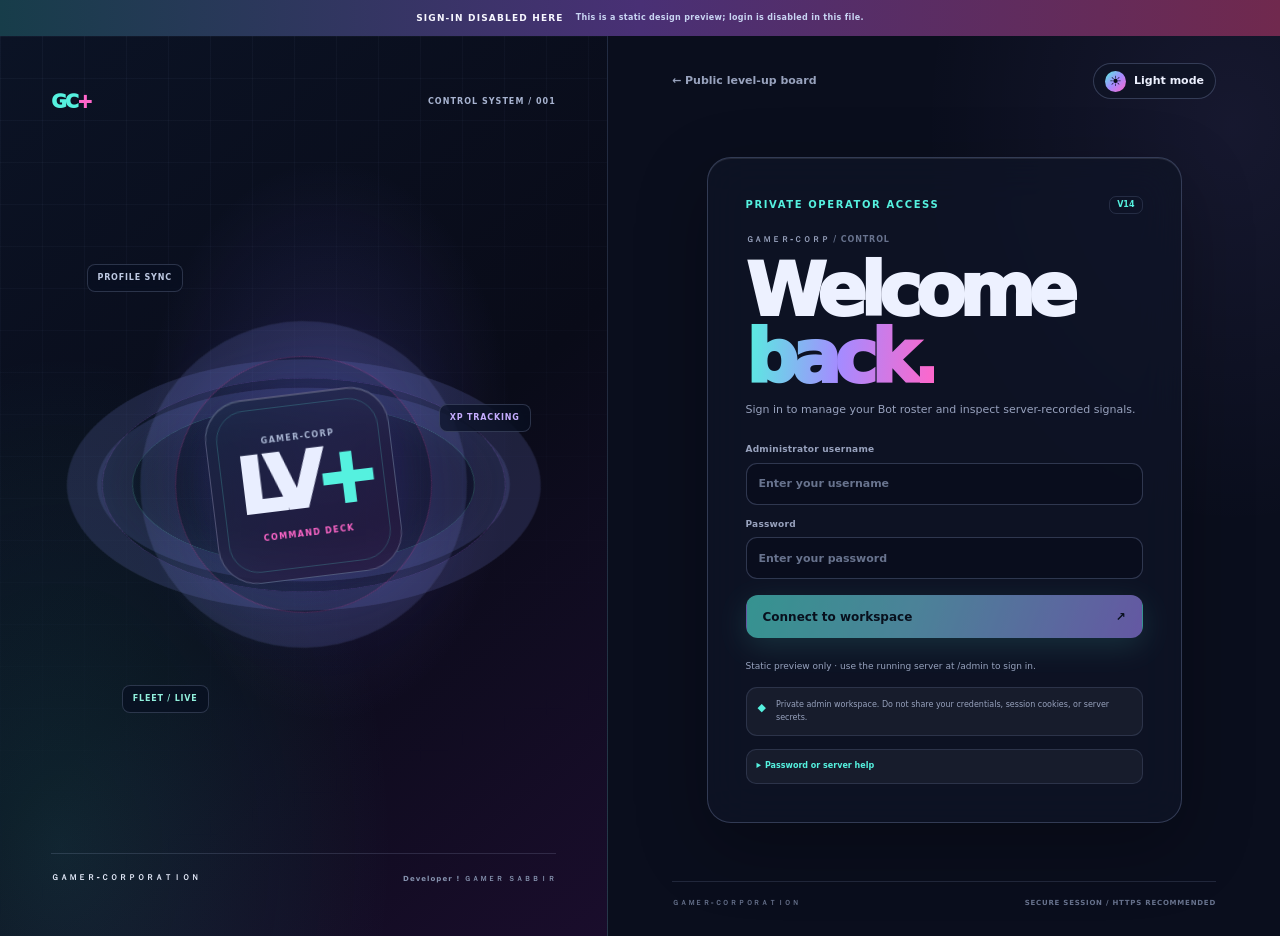
<file: ADMIN_LAYOUT_PREVIEW.html>
<!doctype html>
<html lang="en">
<head>
  <meta charset="utf-8">
  <meta name="viewport" content="width=device-width,initial-scale=1">
  <meta name="theme-color" content="#070913">
  <meta name="description" content="Private ＧＡＭＥＲ-ＣＯＲＰ operator workspace.">
  <title>ＧＡＭＥＲ-ＣＯＲＰ / Operator Console</title>
  <script>
/* Shared, accessible colour-mode control. Dark is the first-visit default. */
(() => {
  const key = 'gc-colour-mode';
  let stored = null;
  try { stored = localStorage.getItem(key); } catch (_) {}
  const apply = mode => {
    const current = mode === 'light' ? 'light' : 'dark';
    document.documentElement.dataset.theme = current;
    document.documentElement.style.colorScheme = current;
    document.querySelectorAll('[data-theme-toggle]').forEach(btn => {
      btn.setAttribute('aria-label', current === 'dark' ? 'Switch to light mode' : 'Switch to dark mode');
      btn.setAttribute('aria-pressed', current === 'light' ? 'true' : 'false');
      const label = btn.querySelector('[data-theme-label]');
      if (label) label.textContent = current === 'dark' ? 'Light mode' : 'Dark mode';
      const icon = btn.querySelector('[data-theme-icon]');
      if (icon) icon.textContent = current === 'dark' ? '☀' : '☾';
    });
  };
  apply(stored);
  document.addEventListener('DOMContentLoaded', () => apply(document.documentElement.dataset.theme));
  document.addEventListener('click', e => {
    const btn = e.target.closest('[data-theme-toggle]');
    if (!btn) return;
    const mode = document.documentElement.dataset.theme === 'dark' ? 'light' : 'dark';
    try { localStorage.setItem(key, mode); } catch (_) {}
    apply(mode);
  });
  window.addEventListener('storage', e => { if (e.key === key) apply(e.newValue); });
})();

</script>
<style>
/* Shared V14 colour tokens and theme control foundation. Dark is the first-visit default. */
:root,[data-theme="dark"]{
  color-scheme:dark;
  --gc-base:#070913;--gc-card:rgba(15,20,37,.76);--gc-card-alt:rgba(255,255,255,.045);
  --gc-glass:rgba(10,14,29,.78);--gc-bright:#edf1ff;--gc-dim:#98a2bd;--gc-edge:rgba(177,195,245,.14);
  --gc-cyan:#55f1df;--gc-violet:#a58bff;--gc-pink:#ff66ca;--gc-lime:#cbff67;
  --gc-shadow:0 24px 70px rgba(0,0,0,.28);
}
[data-theme="light"]{
  color-scheme:light;
  --gc-base:#edf1fa;--gc-card:rgba(255,255,255,.79);--gc-card-alt:rgba(45,55,100,.045);
  --gc-glass:rgba(248,250,255,.82);--gc-bright:#1b2038;--gc-dim:#56617f;--gc-edge:rgba(59,70,120,.14);
  --gc-cyan:#087e8d;--gc-violet:#6650cf;--gc-pink:#b63588;--gc-lime:#7a9824;
  --gc-shadow:0 18px 48px rgba(34,44,93,.1);
}
html{color-scheme:dark}
html[data-theme="light"]{color-scheme:light}

/* V14 — full Level-Up operations redesign: glass surfaces, RGB signal accents, responsive command layout. */
:root,[data-theme="dark"]{
  color-scheme:dark;
  --page:#070913;--page-2:#0a0e1d;--surface:rgba(15,20,37,.76);--surface-strong:rgba(16,22,42,.94);--surface-soft:rgba(255,255,255,.045);
  --text:#edf1ff;--muted:#98a2bd;--dim:#68738e;--line:rgba(177,195,245,.14);--line-strong:rgba(177,195,245,.23);
  --cyan:#55f1df;--violet:#a58bff;--pink:#ff66ca;--lime:#cbff67;--red:#ff788d;--amber:#ffc979;
  --gc-base:var(--page);--gc-card:var(--surface);--gc-card-alt:var(--surface-soft);--gc-bright:var(--text);--gc-dim:var(--muted);--gc-edge:var(--line);
  --gc-cyan:var(--cyan);--gc-violet:var(--violet);--gc-pink:var(--pink);--gc-lime:var(--lime);--gc-shadow:0 24px 70px rgba(0,0,0,.28);
  --sans:Inter,ui-sans-serif,system-ui,-apple-system,BlinkMacSystemFont,"Segoe UI",sans-serif;
  --r-sm:10px;--r-md:16px;--r-lg:24px;
}
[data-theme="light"]{
  color-scheme:light;
  --page:#edf1fa;--page-2:#f5f7fd;--surface:rgba(255,255,255,.79);--surface-strong:rgba(255,255,255,.95);--surface-soft:rgba(45,55,100,.045);
  --text:#1b2038;--muted:#56617f;--dim:#77819b;--line:rgba(59,70,120,.14);--line-strong:rgba(59,70,120,.24);
  --cyan:#087e8d;--violet:#6650cf;--pink:#b63588;--lime:#7a9824;--red:#b93753;--amber:#a26808;
  --gc-base:var(--page);--gc-card:var(--surface);--gc-card-alt:var(--surface-soft);--gc-bright:var(--text);--gc-dim:var(--muted);--gc-edge:var(--line);
  --gc-cyan:var(--cyan);--gc-violet:var(--violet);--gc-pink:var(--pink);--gc-lime:var(--lime);--gc-shadow:0 18px 48px rgba(34,44,93,.1);
}
*{box-sizing:border-box}
html{min-height:100%;scroll-behavior:smooth}
body{position:relative;margin:0;min-height:100vh;overflow-x:hidden;background:radial-gradient(ellipse at 11% 4%,color-mix(in srgb,var(--cyan) 7%,transparent),transparent 34%),radial-gradient(ellipse at 90% 30%,color-mix(in srgb,var(--violet) 8%,transparent),transparent 38%),var(--page);color:var(--text);font:14px/1.55 var(--sans);-webkit-font-smoothing:antialiased}
body:before{content:"";position:fixed;inset:0;z-index:0;pointer-events:none;background:linear-gradient(rgba(165,184,239,.032) 1px,transparent 1px),linear-gradient(90deg,rgba(165,184,239,.032) 1px,transparent 1px);background-size:48px 48px;mask-image:linear-gradient(180deg,rgba(0,0,0,.72),transparent 85%)}
button,input,select,textarea{font:inherit;color:inherit}
button{cursor:pointer}
button:disabled{opacity:.58;cursor:not-allowed}
a{color:inherit}
h1,h2,h3,p{margin:0}
.is-hidden{display:none!important}
.sr-only{position:absolute!important;width:1px;height:1px;padding:0;margin:-1px;overflow:hidden;clip:rect(0,0,0,0);white-space:nowrap;border:0}
::selection{background:var(--cyan);color:#08101b}
button:focus-visible,a:focus-visible,input:focus-visible,select:focus-visible,textarea:focus-visible,summary:focus-visible{outline:2px solid var(--cyan);outline-offset:3px}
.ambient{position:fixed;z-index:0;pointer-events:none;width:430px;height:430px;border-radius:50%;filter:blur(120px);opacity:.14}
.ambient-cyan{background:var(--cyan);top:-250px;left:3%}
.ambient-violet{background:var(--violet);right:-260px;top:300px;opacity:.13}
[data-theme="light"] .ambient{opacity:.08}

/* Shared components */
.eyebrow,.section-index{display:inline-flex;align-items:center;gap:9px;color:var(--cyan);font-size:10px;font-weight:900;letter-spacing:.16em;text-transform:uppercase}
.button{display:inline-flex;align-items:center;justify-content:center;gap:10px;min-height:43px;padding:10px 16px;border:1px solid transparent;border-radius:12px;font-size:12px;font-weight:850;white-space:nowrap;text-decoration:none;transition:transform .18s,border-color .18s,background .18s,box-shadow .18s}
.button:hover:not(:disabled){transform:translateY(-2px)}
.button-dark{background:linear-gradient(110deg,var(--cyan),#7ad4ed 42%,var(--violet));color:#07101a;box-shadow:0 8px 30px color-mix(in srgb,var(--cyan) 23%,transparent)}
.button-dark:hover:not(:disabled){box-shadow:0 10px 36px color-mix(in srgb,var(--violet) 34%,transparent);filter:saturate(1.1)}
.button-outline{background:var(--surface-soft);border-color:var(--line-strong);color:var(--text);backdrop-filter:blur(12px)}
.button-outline:hover:not(:disabled){border-color:var(--cyan);background:color-mix(in srgb,var(--cyan) 8%,var(--surface))}
.button-danger{background:color-mix(in srgb,var(--red) 12%,var(--surface));border:1px solid color-mix(in srgb,var(--red) 35%,var(--line));color:var(--red)}
.text-button{border:0;background:none;color:var(--cyan);font-size:12px;font-weight:850;padding:6px 0;text-decoration:none}
.text-button:hover{text-decoration:underline;text-underline-offset:4px}
.icon-button{width:38px;height:38px;display:grid;place-items:center;border:1px solid var(--line);border-radius:12px;background:var(--surface-soft);color:var(--text);font-size:16px}
.icon-button:hover{border-color:var(--cyan);color:var(--cyan)}
.theme-switch{display:inline-flex;align-items:center;gap:8px;min-height:36px;padding:6px 11px;border:1px solid var(--line-strong);border-radius:999px;background:var(--surface);color:var(--text);font-size:11px;font-weight:800;white-space:nowrap;backdrop-filter:blur(14px);transition:border .2s,transform .2s}
.theme-switch:hover{border-color:var(--cyan);transform:translateY(-1px)}
.theme-switch [data-theme-icon]{width:21px;height:21px;display:grid;place-items:center;border-radius:50%;background:linear-gradient(135deg,var(--cyan),var(--violet),var(--pink));color:#080d18;font-size:14px}
input,select,textarea{outline:none}

/* Public Level-Up page */
.public-header{position:sticky;top:0;z-index:20;min-height:72px;display:flex;align-items:center;gap:28px;padding:11px clamp(18px,4vw,64px);border-bottom:1px solid var(--line);background:color-mix(in srgb,var(--page) 70%,transparent);backdrop-filter:blur(24px) saturate(150%);-webkit-backdrop-filter:blur(24px) saturate(150%)}
.wordmark{display:flex;align-items:center;gap:11px;min-width:0;text-decoration:none}
.mark{width:43px;height:43px;display:grid;place-items:center;position:relative;border:1px solid color-mix(in srgb,var(--cyan) 45%,var(--line));border-radius:14px;background:linear-gradient(145deg,color-mix(in srgb,var(--cyan) 20%,var(--surface)),color-mix(in srgb,var(--violet) 22%,var(--surface)));box-shadow:inset 0 1px 0 rgba(255,255,255,.22),0 0 28px color-mix(in srgb,var(--cyan) 17%,transparent);font-size:19px;font-weight:950;letter-spacing:-.12em;padding-right:3px}
.mark span{color:var(--cyan)}.mark i{font-style:normal;color:var(--pink);font-size:14px;transform:translate(2px,2px)}
.wordmark-text{display:flex;flex-direction:column;gap:4px;font-size:12px;font-weight:900;letter-spacing:.04em;white-space:nowrap;line-height:1.05}
.wordmark-text small{color:var(--muted);font-size:8px;letter-spacing:.16em}
.public-nav{display:flex;align-items:center;gap:25px;margin-left:28px}
.public-nav a{color:var(--muted);font-size:11px;font-weight:800;text-decoration:none;transition:color .18s}
.public-nav a:hover{color:var(--cyan)}
.header-right{margin-left:auto;display:flex;align-items:center;gap:12px}
.connection-state{display:inline-flex;align-items:center;gap:8px;color:var(--muted);font-size:9px;font-weight:900;letter-spacing:.12em;white-space:nowrap}
.connection-state i,.signal-dot,.hero-trust-row i,.signal-tag i{width:7px;height:7px;display:inline-block;border-radius:50%;background:var(--amber);box-shadow:0 0 13px color-mix(in srgb,var(--amber) 65%,transparent)}
.connection-state.is-online i{background:var(--cyan);box-shadow:0 0 13px var(--cyan)}
.connection-state.is-error i{background:var(--red);box-shadow:0 0 13px var(--red)}
.admin-entry{min-height:38px;display:inline-flex;align-items:center;gap:13px;padding:0 13px;border:1px solid var(--line-strong);border-radius:11px;background:var(--surface-soft);font-size:11px;font-weight:900;text-decoration:none;white-space:nowrap;transition:border .18s,background .18s}
.admin-entry:hover{border-color:var(--pink);background:color-mix(in srgb,var(--pink) 8%,var(--surface))}
.admin-entry span{color:var(--pink)}
.site-frame{position:relative;z-index:1;max-width:1510px;margin:0 auto;padding:26px clamp(16px,4vw,64px) 80px}
.hero{min-height:490px;position:relative;overflow:hidden;border:1px solid var(--line-strong);border-radius:28px;background:radial-gradient(ellipse at 78% 46%,color-mix(in srgb,var(--violet) 17%,transparent),transparent 37%),radial-gradient(ellipse at 48% 112%,color-mix(in srgb,var(--cyan) 12%,transparent),transparent 50%),linear-gradient(130deg,#0a1020 0%,#0a0d1a 50%,#17102b 100%);box-shadow:0 32px 90px rgba(0,0,0,.25),inset 0 1px 0 rgba(255,255,255,.11);color:#f1f5ff}
[data-theme="light"] .hero{background:radial-gradient(ellipse at 78% 46%,rgba(102,80,207,.16),transparent 40%),radial-gradient(ellipse at 46% 112%,rgba(8,126,141,.14),transparent 50%),linear-gradient(130deg,#f4f7ff,#e9f2f7 54%,#f2eafc);color:#1b2038}
.hero:after{content:"";position:absolute;inset:auto 0 0;height:2px;background:linear-gradient(90deg,transparent,var(--cyan),var(--violet),var(--pink),transparent);opacity:.9}
.hero-grid{position:absolute;inset:0;opacity:.36;pointer-events:none;background:linear-gradient(rgba(172,192,247,.05) 1px,transparent 1px),linear-gradient(90deg,rgba(172,192,247,.05) 1px,transparent 1px);background-size:46px 46px;mask-image:linear-gradient(100deg,transparent 10%,#000 100%)}
.hero-topline,.hero-main,.hero-bottomline{position:relative;z-index:1}
.hero-topline{min-height:48px;display:flex;justify-content:space-between;align-items:center;gap:16px;padding:0 clamp(22px,4vw,54px);border-bottom:1px solid rgba(194,208,255,.12);color:#aab4cf;font-size:9px;font-weight:900;letter-spacing:.14em}
.hero-kicker{color:#c5d1ec}.hero-kicker .signal-dot{width:6px;height:6px;background:var(--cyan);box-shadow:0 0 12px var(--cyan)}
.hero-ref{color:#8591ad}.hero-ref b{margin-left:9px;color:var(--cyan);font:800 9px/1 var(--sans)}
.hero-main{min-height:380px;display:grid;grid-template-columns:minmax(0,1.05fr) minmax(340px,.95fr);align-items:center;gap:22px;padding:22px clamp(24px,5vw,72px) 27px}
.hero-copy{padding:18px 0 14px}
.hero-eyebrow{color:var(--cyan);font-size:10px;font-weight:900;letter-spacing:.23em}
.hero h1{margin:11px 0 18px;font-size:clamp(72px,10vw,142px);line-height:.8;font-weight:950;letter-spacing:-.105em}
.hero h1 em{font-style:normal;color:transparent;background:linear-gradient(100deg,var(--cyan),#9aa9ff 44%,var(--pink));background-clip:text;-webkit-background-clip:text}
.hero-description{max-width:475px;color:#aeb8d2;font-size:13px;line-height:1.8}
[data-theme="light"] .hero-description,[data-theme="light"] .hero-topline{color:#596681}
.hero-actions{display:flex;align-items:center;gap:20px;flex-wrap:wrap;margin-top:25px}
.jump-link{min-height:44px;display:inline-flex;align-items:center;gap:16px;padding:0 17px;border:1px solid color-mix(in srgb,var(--cyan) 46%,transparent);border-radius:12px;background:linear-gradient(110deg,var(--cyan),#8bddee 52%,var(--violet));color:#091019;font-size:11px;font-weight:950;text-decoration:none;box-shadow:0 9px 30px color-mix(in srgb,var(--cyan) 19%,transparent);transition:transform .18s,filter .18s}
.jump-link:hover{transform:translateY(-2px);filter:brightness(1.08)}
.hero-secondary{font-size:11px;font-weight:850;color:#c1cae1;text-decoration:none;border-bottom:1px solid rgba(190,205,245,.3);padding:8px 0}
.hero-secondary:hover{color:var(--cyan);border-color:var(--cyan)}
.hero-trust-row{display:flex;gap:19px;flex-wrap:wrap;margin-top:23px;color:#8792ad;font-size:9px;font-weight:800;letter-spacing:.025em}
.hero-trust-row span{display:inline-flex;align-items:center;gap:7px}.hero-trust-row i{width:5px;height:5px;background:var(--cyan);box-shadow:0 0 9px var(--cyan)}
.hero-visual{position:relative;width:min(440px,100%);aspect-ratio:1.2;margin:0 auto;display:grid;place-items:center;isolation:isolate}
.hero-visual:before{content:"";position:absolute;inset:10%;border:1px solid rgba(186,202,255,.1);border-radius:50%;box-shadow:0 0 0 30px rgba(144,124,255,.025),0 0 0 61px rgba(92,232,228,.018)}
.visual-orbit{position:absolute;inset:18%;border:1px solid rgba(111,237,229,.37);border-radius:50%;box-shadow:0 0 40px rgba(78,222,218,.07),inset 0 0 28px rgba(115,121,255,.05)}
.orbit-a{transform:rotateX(62deg) rotateZ(-24deg);animation:orbit-float 17s linear infinite}
.orbit-b{inset:14% 24%;transform:rotate(41deg);border-color:rgba(171,140,255,.43);animation:orbit-float 23s linear infinite reverse}
.orbit-c{inset:24% 12%;transform:rotate(-42deg);border-color:rgba(255,96,199,.30);animation:orbit-float 29s linear infinite}
.visual-scanline{position:absolute;inset:18% 5%;border-radius:50%;border-top:1px solid rgba(159,216,255,.22);transform:rotate(-21deg)}
.visual-core{width:43%;aspect-ratio:1;display:flex;align-items:center;justify-content:center;flex-direction:column;gap:5px;border:1px solid rgba(206,229,255,.25);border-radius:34%;background:linear-gradient(145deg,rgba(17,34,57,.76),rgba(37,24,65,.6));box-shadow:inset 0 1px 0 rgba(255,255,255,.18),0 0 68px rgba(89,153,255,.16);backdrop-filter:blur(18px);transform:rotate(-8deg)}
.visual-core:before{content:"";position:absolute;inset:8px;border:1px solid rgba(92,241,222,.18);border-radius:28%}
.visual-core>*{position:relative}
.core-overline{color:#91a1bf;font-size:7px;font-weight:900;letter-spacing:.15em}
.visual-core strong{font-size:clamp(45px,7vw,86px);line-height:.9;font-weight:950;letter-spacing:-.1em;color:#f5f7ff;text-shadow:0 0 24px rgba(85,241,223,.26)}
.visual-core strong span{color:var(--cyan);font-size:.7em;vertical-align:top}
.visual-core small{color:#95a2c0;font-size:7px;font-weight:900;letter-spacing:.16em}
.visual-chip,.visual-axis{position:absolute;z-index:2;border:1px solid rgba(192,209,247,.2);border-radius:9px;background:rgba(11,18,35,.72);box-shadow:0 10px 30px rgba(0,0,0,.17);backdrop-filter:blur(16px);color:#b8c7e0;font-size:8px;font-weight:900;letter-spacing:.1em;white-space:nowrap}
.visual-chip{padding:8px 11px}.visual-chip b{color:var(--cyan)}.visual-chip i{display:inline-block;width:5px;height:5px;margin-right:7px;border-radius:50%;background:var(--cyan);box-shadow:0 0 9px var(--cyan)}
.chip-one{top:18%;left:3%}.chip-two{right:0;top:36%;color:#c4b6ff}.chip-three{bottom:19%;left:4%}
.visual-axis{padding:5px 8px;border:0;background:transparent;box-shadow:none;color:#8793ad;font-size:7px}.axis-top{top:8%;right:13%}.axis-bottom{bottom:7%;right:2%;color:#ff9bd7}
.hero-bottomline{min-height:46px;display:flex;align-items:center;gap:clamp(14px,3vw,37px);padding:0 clamp(22px,4vw,54px);border-top:1px solid rgba(194,208,255,.12);color:#8f9ab4;font-size:8px;font-weight:900;letter-spacing:.12em}
.hero-bottomline b{margin-right:6px;color:var(--cyan)}.hero-bottom-note{margin-left:auto;color:#ff9cd9}
@keyframes orbit-float{to{transform:rotate(336deg)}}
.intel-strip{display:grid;grid-template-columns:repeat(3,1fr);gap:11px;padding:19px 0 4px}
.intel-strip article{display:flex;gap:13px;align-items:flex-start;padding:17px 18px;border:1px solid var(--line);border-radius:15px;background:var(--surface);box-shadow:inset 0 1px 0 rgba(255,255,255,.06);backdrop-filter:blur(16px)}
.intel-icon{flex:0 0 33px;height:33px;display:grid;place-items:center;border:1px solid color-mix(in srgb,var(--cyan) 38%,var(--line));border-radius:10px;background:color-mix(in srgb,var(--cyan) 10%,transparent);color:var(--cyan);font:900 9px/1 var(--sans)}
.intel-strip article:nth-child(2) .intel-icon{border-color:color-mix(in srgb,var(--violet) 38%,var(--line));background:color-mix(in srgb,var(--violet) 10%,transparent);color:var(--violet)}
.intel-strip article:nth-child(3) .intel-icon{border-color:color-mix(in srgb,var(--pink) 38%,var(--line));background:color-mix(in srgb,var(--pink) 10%,transparent);color:var(--pink)}
.intel-strip strong{display:block;font-size:11px;font-weight:900}.intel-strip p{margin-top:3px;color:var(--muted);font-size:10px;line-height:1.55}
.status-section{padding-top:34px}
.section-caption{display:flex;justify-content:space-between;align-items:center;gap:12px;padding:0 2px 12px;color:var(--muted);font-size:10px}
.section-caption>span:last-child{font-size:10px}
.public-metrics{display:grid;grid-template-columns:repeat(4,minmax(0,1fr));gap:11px}
.metric{min-width:0;position:relative;overflow:hidden;padding:19px 20px 16px;border:1px solid var(--line);border-radius:16px;background:var(--surface);box-shadow:inset 0 1px 0 rgba(255,255,255,.08),0 14px 36px rgba(0,0,0,.08);backdrop-filter:blur(18px)}
.metric:after{content:"";position:absolute;width:82px;height:82px;right:-36px;bottom:-40px;border:1px solid color-mix(in srgb,var(--cyan) 20%,var(--line));border-radius:50%;box-shadow:0 0 0 12px color-mix(in srgb,var(--violet) 5%,transparent)}
.metric:nth-child(2):after{border-color:color-mix(in srgb,var(--violet) 24%,var(--line))}.metric:nth-child(3):after{border-color:color-mix(in srgb,var(--pink) 25%,var(--line))}.metric:nth-child(4):after{border-color:color-mix(in srgb,var(--lime) 24%,var(--line))}
.metric>span{display:block;color:var(--muted);font-size:9px;font-weight:900;letter-spacing:.14em}
.metric strong{display:block;margin-top:5px;font-size:clamp(34px,4vw,53px);line-height:1;font-weight:950;letter-spacing:-.08em;color:var(--text)}
.metric small{display:block;margin-top:8px;color:var(--dim);font-size:9px;font-weight:750}
.metric:nth-child(2) strong{color:var(--cyan)}.metric:nth-child(3) strong{color:var(--violet)}.metric:nth-child(4) strong{color:var(--pink)}
.fleet-section{padding:66px 0 20px;scroll-margin-top:92px}
.fleet-heading{display:flex;justify-content:space-between;align-items:flex-end;gap:24px;flex-wrap:wrap}
.fleet-title-block{max-width:570px}
.fleet-heading h2{margin:7px 0 9px;font-size:clamp(43px,6vw,77px);font-weight:950;line-height:.98;letter-spacing:-.09em}
.fleet-heading h2 em{color:transparent;font-style:normal;background:linear-gradient(100deg,var(--cyan),var(--violet),var(--pink));background-clip:text;-webkit-background-clip:text}
.fleet-heading p{max-width:540px;color:var(--muted);font-size:11px;line-height:1.7}
.roster-controls{display:flex;align-items:center;justify-content:flex-end;gap:8px;flex-wrap:wrap}
.search{height:42px;min-width:220px;display:flex;align-items:center;gap:8px;padding:0 12px;border:1px solid var(--line-strong);border-radius:12px;background:var(--surface);backdrop-filter:blur(16px)}
.search>span{color:var(--cyan);font-size:22px;line-height:1}.search input{width:100%;min-width:0;border:0;background:transparent;color:var(--text);font-size:11px}.search input::placeholder{color:var(--dim)}
.select-wrap select,.directory-toolbar select,.bulk-toolbar select,.log-filters select,.inline-fields select{height:42px;max-width:190px;padding:0 31px 0 12px;border:1px solid var(--line-strong);border-radius:12px;background-color:var(--surface);color:var(--text);font-size:10px;font-weight:800;backdrop-filter:blur(16px)}
.select-wrap select:focus,.directory-toolbar select:focus,.bulk-toolbar select:focus,.log-filters select:focus{border-color:var(--cyan)}
.refresh-button{height:42px;display:inline-flex;align-items:center;gap:7px;padding:0 13px;border:1px solid color-mix(in srgb,var(--cyan) 40%,var(--line));border-radius:12px;background:color-mix(in srgb,var(--cyan) 9%,var(--surface));color:var(--cyan);font-size:10px;font-weight:900;white-space:nowrap}
.refresh-button:hover{background:color-mix(in srgb,var(--cyan) 15%,var(--surface))}.refresh-button span{font-size:17px;line-height:1}
.roster-meta{min-height:48px;display:flex;align-items:center;justify-content:space-between;gap:15px;margin-top:14px;padding:0 2px}
.bot-results{color:var(--muted);font-size:10px;font-weight:800}.last-updated{color:var(--dim);font-size:9px}
.fleet-grid{display:grid;grid-template-columns:repeat(2,minmax(0,1fr));gap:14px}
.empty{grid-column:1/-1;min-height:190px;display:flex;align-items:center;justify-content:center;flex-direction:column;gap:8px;padding:30px;border:1px dashed var(--line-strong);border-radius:20px;background:var(--surface);color:var(--muted);text-align:center}
.empty strong{color:var(--text);font-size:14px}.empty span:last-child{font-size:11px}.empty-orbit{color:var(--cyan);font-size:28px;text-shadow:0 0 24px var(--cyan)}
.bot-card{--card-accent:var(--cyan);min-width:0;position:relative;overflow:hidden;display:flex;flex-direction:column;padding:18px;border:1px solid var(--line);border-radius:19px;background:linear-gradient(145deg,color-mix(in srgb,var(--card-accent) 4%,var(--surface)),var(--surface-strong));box-shadow:inset 0 1px 0 rgba(255,255,255,.09),0 18px 45px rgba(0,0,0,.13);backdrop-filter:blur(22px) saturate(135%);transition:transform .2s,border-color .2s,box-shadow .2s}
.bot-card:before{content:"";position:absolute;top:0;left:12%;right:12%;height:1px;background:linear-gradient(90deg,transparent,var(--card-accent),var(--violet),transparent);opacity:.76}
.bot-card:after{content:"";position:absolute;top:-75px;right:-70px;width:190px;height:190px;border-radius:50%;background:radial-gradient(circle,color-mix(in srgb,var(--card-accent) 9%,transparent),transparent 68%);pointer-events:none}
.bot-card:hover{transform:translateY(-3px);border-color:color-mix(in srgb,var(--card-accent) 48%,var(--line));box-shadow:inset 0 1px 0 rgba(255,255,255,.12),0 25px 60px rgba(0,0,0,.22)}
.card-head{position:relative;z-index:1;display:flex;align-items:center;justify-content:space-between;gap:10px}
.bot-id{display:inline-flex;align-items:center;gap:7px;color:var(--dim);font-size:8px;font-weight:900;letter-spacing:.13em}.bot-id strong{color:var(--cyan);font-size:10px}
.state-badge,.bot-status{max-width:100%;display:inline-flex;align-items:center;gap:7px;padding:6px 9px;border:1px solid var(--line);border-radius:999px;background:var(--surface-soft);color:var(--muted);font-size:8px;font-weight:900;letter-spacing:.07em;white-space:nowrap}
.state-badge i,.bot-status i{width:6px;height:6px;flex:none;border-radius:50%;background:var(--cyan);box-shadow:0 0 10px var(--cyan)}
.bot-status[data-status="cooldown"] i,.state-badge[data-status="cooldown"] i{background:var(--pink);box-shadow:0 0 10px var(--pink)}
.bot-status[data-status="error"] i,.state-badge[data-status="error"] i{background:var(--red);box-shadow:0 0 10px var(--red)}
.bot-status[data-status="in_match"] i,.state-badge[data-status="in_match"] i{background:var(--lime);box-shadow:0 0 10px var(--lime)}
.bot-status[data-status="inactive"] i,.state-badge[data-status="inactive"] i{background:var(--dim);box-shadow:none}
.bot-status[data-status="searching_match"] i,.state-badge[data-status="searching_match"] i{background:var(--violet);box-shadow:0 0 10px var(--violet)}
.bot-player{position:relative;z-index:1;display:flex;align-items:center;gap:12px;margin:16px 0 14px}
.bot-avatar{flex:0 0 46px;height:46px;display:grid;place-items:center;border:1px solid color-mix(in srgb,var(--cyan) 35%,var(--line));border-radius:14px;background:linear-gradient(145deg,color-mix(in srgb,var(--cyan) 15%,var(--surface)),color-mix(in srgb,var(--violet) 18%,var(--surface)));color:var(--cyan);font-size:13px;font-weight:950;letter-spacing:-.05em;box-shadow:inset 0 1px 0 rgba(255,255,255,.1)}
.bot-identity{min-width:0;flex:1}.bot-identity h3{overflow:hidden;text-overflow:ellipsis;white-space:nowrap;font-size:18px;font-weight:900;letter-spacing:-.045em}.bot-identity p{overflow:hidden;text-overflow:ellipsis;white-space:nowrap;margin-top:3px;color:var(--muted);font-size:9px}
.bot-region{min-width:58px;text-align:right}.bot-region span{display:block;color:var(--dim);font-size:7px;font-weight:900;letter-spacing:.14em}.bot-region strong{display:block;margin-top:3px;color:var(--pink);font-size:11px;font-weight:900}
.xp-stage{position:relative;z-index:1;display:grid;grid-template-columns:84px minmax(0,1fr);align-items:center;gap:15px;padding:13px;border:1px solid var(--line);border-radius:15px;background:linear-gradient(110deg,color-mix(in srgb,var(--cyan) 5%,var(--surface-soft)),color-mix(in srgb,var(--violet) 6%,var(--surface-soft)))}
.level-orb{--progress:0%;width:76px;height:76px;display:grid;place-items:center;position:relative;border-radius:50%;background:conic-gradient(from -90deg,var(--cyan) 0 var(--progress),rgba(143,159,194,.15) var(--progress) 100%);box-shadow:0 0 23px color-mix(in srgb,var(--cyan) 12%,transparent)}
.level-orb:before{content:"";position:absolute;inset:5px;border:1px solid var(--line);border-radius:50%;background:var(--page-2)}
.level-orb>span{position:relative;display:flex;align-items:center;flex-direction:column;line-height:1}
.level-orb small{color:var(--muted);font-size:7px;font-weight:900;letter-spacing:.13em}.level-orb b{margin-top:5px;font-size:21px;font-weight:950;letter-spacing:-.06em;color:var(--text)}
.level-orb.is-unavailable{background:conic-gradient(var(--violet) 0 25%,rgba(143,159,194,.15) 25% 100%);box-shadow:none;filter:saturate(.55)}
.profile-data{min-width:0}.xp-label{display:block;color:var(--muted);font-size:8px;font-weight:900;letter-spacing:.14em}.exp-total{display:block;overflow:hidden;margin-top:3px;color:var(--text);font-size:clamp(24px,3vw,34px);font-weight:950;letter-spacing:-.07em;line-height:1.08;text-overflow:ellipsis;white-space:nowrap}.exp-subline{display:flex;align-items:baseline;justify-content:space-between;gap:10px;margin-top:5px}.exp-subline small{color:var(--dim);font-size:8px;font-weight:800}.exp-subline strong{color:var(--cyan);font-size:9px;font-weight:900;text-align:right}
.level-track-wrap{position:relative;z-index:1;margin-top:13px}.level-track-head{display:flex;justify-content:space-between;gap:10px;margin-bottom:7px;color:var(--muted);font-size:8px;font-weight:900;letter-spacing:.09em}.level-track-head b{color:var(--cyan);font-size:9px}
.level-track{height:7px;overflow:hidden;border:1px solid var(--line);border-radius:999px;background:rgba(133,148,185,.12)}.level-track>span{display:block;height:100%;border-radius:inherit;background:linear-gradient(90deg,var(--cyan),#72c9f3 48%,var(--violet),var(--pink));box-shadow:0 0 13px color-mix(in srgb,var(--cyan) 42%,transparent);transition:width .6s ease}
.level-markers{display:flex;justify-content:space-between;gap:8px;margin-top:6px;color:var(--dim);font-size:7px;font-weight:750}.level-markers span{min-width:0}.level-markers span:last-child{text-align:right}
.level-unavailable{position:relative;z-index:1;margin-top:11px;padding:9px 10px;border:1px dashed var(--line-strong);border-radius:10px;background:var(--surface-soft);color:var(--muted);font-size:9px;line-height:1.5}
.bot-stats-title{display:flex;align-items:center;justify-content:space-between;gap:10px;margin:16px 0 8px;color:var(--muted);font-size:8px;font-weight:900;letter-spacing:.11em}.bot-stats-title b{color:var(--dim);font-size:7px}
.telemetry-grid{position:relative;z-index:1;display:grid;grid-template-columns:repeat(4,minmax(0,1fr));gap:6px}
.telemetry-cell{min-width:0;padding:9px 8px;border:1px solid var(--line);border-radius:10px;background:var(--surface-soft)}
.telemetry-cell strong{display:block;overflow:hidden;color:var(--text);font-size:17px;font-weight:950;letter-spacing:-.06em;text-overflow:ellipsis;white-space:nowrap}
.telemetry-cell small{display:block;margin-top:2px;color:var(--dim);font-size:7px;font-weight:850;letter-spacing:.06em;line-height:1.3}
.telemetry-cell:nth-child(2) strong{color:var(--violet)}.telemetry-cell:nth-child(3) strong{color:var(--cyan)}.telemetry-cell:nth-child(4) strong{color:var(--pink)}
.session-row{position:relative;z-index:1;display:flex;justify-content:space-between;align-items:center;gap:12px;margin-top:9px;padding:8px 10px;border:1px solid var(--line);border-radius:10px;background:var(--surface-soft);color:var(--muted);font-size:8px;font-weight:800}
.session-row strong{color:var(--lime);font-size:9px;font-weight:950}
.phase-strip{position:relative;z-index:1;display:flex;align-items:center;justify-content:space-between;gap:10px;margin-top:11px;padding:9px 10px;border:1px solid color-mix(in srgb,var(--violet) 24%,var(--line));border-radius:10px;background:color-mix(in srgb,var(--violet) 6%,var(--surface-soft))}
.phase-strip span{color:var(--dim);font-size:7px;font-weight:900;letter-spacing:.11em}.phase-strip strong{overflow:hidden;color:var(--text);font-size:8px;font-weight:850;text-align:right;text-overflow:ellipsis;white-space:nowrap}
.bot-foot{position:relative;z-index:1;display:flex;align-items:center;justify-content:space-between;gap:8px;flex-wrap:wrap;margin-top:10px;color:var(--dim);font-size:8px;font-weight:750}
.bot-foot b{color:var(--amber);font-size:9px;font-weight:900}
.card-details{position:relative;z-index:1;margin-top:12px;border-top:1px solid var(--line)}
.card-details summary{display:flex;align-items:center;justify-content:space-between;gap:10px;min-height:35px;color:var(--cyan);font-size:9px;font-weight:850;cursor:pointer;list-style:none}
.card-details summary::-webkit-details-marker{display:none}.card-details summary:after{content:"＋";color:var(--pink);font-size:14px}.card-details[open] summary:after{content:"−"}
.detail-pairs{display:grid;grid-template-columns:repeat(2,minmax(0,1fr));gap:6px;padding-bottom:4px}
.detail-pairs>div{min-width:0;padding:8px 9px;border:1px solid var(--line);border-radius:9px;background:var(--surface-soft)}
.detail-pairs dt{color:var(--dim);font-size:7px;font-weight:850;letter-spacing:.06em}.detail-pairs dd{overflow:hidden;margin:3px 0 0;color:var(--text);font-size:9px;font-weight:800;text-overflow:ellipsis;white-space:nowrap}
.privacy-note{display:flex;align-items:center;gap:9px;margin-top:22px;color:var(--dim);font-size:9px;line-height:1.55}.privacy-note span{color:var(--cyan)}
.public-footer{position:relative;z-index:1;display:flex;justify-content:space-between;align-items:center;gap:25px;padding:24px clamp(18px,4vw,64px);border-top:1px solid var(--line);background:color-mix(in srgb,var(--page) 76%,transparent);backdrop-filter:blur(20px)}
.footer-brand{display:flex;align-items:center;gap:10px;min-width:230px}.footer-mark{width:39px;height:39px;display:grid;place-items:center;border:1px solid var(--line-strong);border-radius:12px;background:linear-gradient(135deg,color-mix(in srgb,var(--cyan) 15%,var(--surface)),color-mix(in srgb,var(--violet) 15%,var(--surface)));color:var(--cyan);font-size:12px;font-weight:950}
.footer-brand div{display:flex;flex-direction:column;gap:2px}.footer-brand strong{font-size:10px;letter-spacing:.06em}.footer-brand small{color:var(--muted);font-size:7px;font-weight:800;letter-spacing:.08em}.footer-brand small:last-child{color:var(--cyan)}
.public-footer>p{max-width:510px;color:var(--muted);font-size:9px;line-height:1.65}.public-footer>a{display:inline-flex;gap:12px;align-items:center;color:var(--cyan);font-size:10px;font-weight:900;text-decoration:none;white-space:nowrap}.public-footer>a:hover{color:var(--pink)}

/* Private operator workspace */
.no-script-warning{padding:13px 18px;background:var(--red);color:#fff;font-weight:850;text-align:center}
.login-screen{position:relative;z-index:1;min-height:100vh;display:grid;grid-template-columns:minmax(390px,.95fr) minmax(450px,1.05fr);background:var(--page)}
.login-art{min-height:100vh;position:relative;overflow:hidden;display:flex;flex-direction:column;padding:clamp(24px,4vw,56px);border-right:1px solid var(--line);background:radial-gradient(ellipse at 54% 45%,rgba(97,85,206,.23),transparent 40%),radial-gradient(ellipse at 10% 90%,rgba(56,221,212,.12),transparent 43%),linear-gradient(140deg,#0b1325,#090b18 55%,#1a0d2c);color:#e9eeff}
.login-art:before{content:"";position:absolute;inset:0;background:linear-gradient(rgba(184,202,255,.045) 1px,transparent 1px),linear-gradient(90deg,rgba(184,202,255,.045) 1px,transparent 1px);background-size:42px 42px;mask-image:linear-gradient(160deg,#000,transparent 82%);pointer-events:none}
.login-art-top,.login-art-bottom{position:relative;z-index:1;display:flex;align-items:center;justify-content:space-between;gap:16px;color:#a8b4d1;font-size:8px;font-weight:900;letter-spacing:.13em}
.brand-mark-large{font-size:19px;font-weight:950;letter-spacing:-.1em;color:var(--cyan)}.brand-mark-large span{color:var(--pink)}
.login-art-center{position:relative;flex:1;display:grid;place-items:center;min-height:330px;isolation:isolate}
.login-orbit{position:absolute;width:min(68%,410px);aspect-ratio:1;border:1px solid rgba(116,234,227,.25);border-radius:50%;box-shadow:0 0 0 34px rgba(121,108,255,.035),0 0 0 35px rgba(142,151,240,.13),inset 0 0 55px rgba(86,156,234,.08)}
.login-orbit-one{transform:rotateX(62deg) rotateZ(-23deg);animation:orbit-float 23s linear infinite}.login-orbit-two{width:min(80%,480px);border-color:rgba(171,126,255,.24);transform:rotateX(58deg) rotateZ(47deg);animation:orbit-float 31s linear infinite reverse}.login-orbit-three{width:min(51%,310px);border-color:rgba(255,102,202,.24);transform:rotate(33deg)}
.login-art-core{position:relative;z-index:1;width:185px;height:185px;display:flex;align-items:center;justify-content:center;flex-direction:column;border:1px solid rgba(202,222,255,.27);border-radius:39px;background:linear-gradient(145deg,rgba(28,44,78,.63),rgba(44,25,69,.62));box-shadow:inset 0 1px 0 rgba(255,255,255,.18),0 0 80px rgba(106,113,255,.22);backdrop-filter:blur(17px);transform:rotate(-7deg)}
.login-art-core:before{content:"";position:absolute;inset:10px;border:1px solid rgba(91,241,222,.2);border-radius:30px}.login-art-core>*{position:relative}.login-art-core small,.login-art-core em{color:#a8b5d2;font-size:8px;font-style:normal;font-weight:900;letter-spacing:.17em}.login-art-core strong{font-size:76px;line-height:1;font-weight:950;letter-spacing:-.12em}.login-art-core strong span{color:var(--cyan)}.login-art-core em{color:var(--pink);margin-top:8px}
.orbit-label{position:absolute;padding:7px 10px;border:1px solid rgba(194,213,255,.19);border-radius:8px;background:rgba(8,16,33,.67);color:#bec9e2;font-size:8px;font-weight:900;letter-spacing:.1em;backdrop-filter:blur(14px)}.orbit-label-a{top:20%;left:7%}.orbit-label-b{right:5%;top:39%;color:#c6adff}.orbit-label-c{left:14%;bottom:19%;color:#91f0dc}
.login-art-bottom{align-items:flex-end;padding-top:18px;border-top:1px solid rgba(191,207,243,.15)}.login-art-bottom strong{color:#e5ebfa}.login-art-bottom span{color:#8693af;font-size:7px;text-align:right}
.login-content{min-width:0;min-height:100vh;display:flex;flex-direction:column;justify-content:space-between;padding:27px clamp(24px,5vw,72px);background:radial-gradient(ellipse at 93% 10%,color-mix(in srgb,var(--violet) 8%,transparent),transparent 35%),var(--page-2)}
.login-top{display:flex;justify-content:space-between;align-items:center;gap:12px}.quiet-link{color:var(--muted);font-size:11px;font-weight:800;text-decoration:none}.quiet-link:hover{color:var(--cyan)}
.login-box{width:min(100%,475px);margin:auto;padding:clamp(22px,3vw,38px);border:1px solid var(--line-strong);border-radius:24px;background:var(--surface);box-shadow:var(--gc-shadow),inset 0 1px 0 rgba(255,255,255,.09);backdrop-filter:blur(22px) saturate(130%)}
.login-label-row{display:flex;align-items:center;justify-content:space-between;gap:12px}.build-tag{padding:4px 7px;border:1px solid var(--line);border-radius:7px;color:var(--cyan);font:850 8px/1 var(--sans)}
.login-brand-full{margin-top:20px;color:var(--muted);font-size:8px;font-weight:900;letter-spacing:.11em}.login-brand-full span{color:var(--dim)}
.login-box h1{margin:10px 0 10px;font-size:clamp(46px,6vw,73px);font-weight:950;line-height:.92;letter-spacing:-.09em}.login-box h1 em{font-style:normal;color:transparent;background:linear-gradient(95deg,var(--cyan),var(--violet),var(--pink));background-clip:text;-webkit-background-clip:text}
.login-box>p{margin-bottom:23px;color:var(--muted);font-size:11px;line-height:1.7}.form-stack{display:grid;gap:13px}.form-stack label{display:grid;gap:6px;color:var(--muted);font-size:9px;font-weight:850;letter-spacing:.025em}.form-stack input,.form-stack select,.form-stack textarea{width:100%;min-height:42px;padding:10px 12px;border:1px solid var(--line-strong);border-radius:11px;background:rgba(5,10,23,.45);color:var(--text);font-size:11px;outline:none;transition:border .18s,box-shadow .18s}.form-stack textarea{min-height:112px;resize:vertical}.form-stack input::placeholder,.form-stack textarea::placeholder{color:var(--dim)}.form-stack input:focus,.form-stack select:focus,.form-stack textarea:focus{border-color:var(--cyan);box-shadow:0 0 0 3px color-mix(in srgb,var(--cyan) 12%,transparent)}.login-box .button{width:100%;margin-top:3px;justify-content:space-between}.inline-error{min-height:3px;color:var(--red);font-size:10px;font-weight:800}.login-status{margin-top:-7px;color:var(--muted);font-size:9px}.login-status.is-error{color:var(--red)}
.login-security{display:flex;gap:10px;align-items:flex-start;padding:11px;border:1px solid var(--line);border-radius:11px;background:var(--surface-soft)}.security-icon{color:var(--cyan);font-size:11px}.login-security p{color:var(--muted);font-size:8px;line-height:1.55}.admin-help{padding:10px;border:1px solid var(--line);border-radius:10px;background:var(--surface-soft);color:var(--muted);font-size:8px;line-height:1.6}.admin-help summary{color:var(--cyan);font-weight:850;cursor:pointer}.admin-help p{margin-top:7px}.admin-help code{color:var(--pink);font:800 8px var(--sans);overflow-wrap:anywhere}
.login-bottom{display:flex;justify-content:space-between;gap:14px;padding-top:16px;border-top:1px solid var(--line);color:var(--dim);font-size:7px;font-weight:900;letter-spacing:.11em}
.shell{position:relative;z-index:1;min-height:100vh;display:grid;grid-template-columns:252px minmax(0,1fr)}
.rail{position:sticky;top:0;height:100vh;min-height:640px;display:flex;flex-direction:column;gap:0;padding:22px 15px 16px;border-right:1px solid var(--line);background:color-mix(in srgb,var(--page-2) 79%,transparent);backdrop-filter:blur(25px) saturate(135%);z-index:15}
.rail-brand{display:flex;align-items:center;gap:10px;padding:2px 7px;text-decoration:none}.rail-logo{width:42px;height:42px;display:grid;place-items:center;position:relative;border:1px solid color-mix(in srgb,var(--cyan) 38%,var(--line));border-radius:14px;background:linear-gradient(135deg,color-mix(in srgb,var(--cyan) 14%,var(--surface)),color-mix(in srgb,var(--violet) 18%,var(--surface)));color:var(--cyan);font-size:14px;font-weight:950;letter-spacing:-.1em;box-shadow:inset 0 1px 0 rgba(255,255,255,.1)}.rail-logo span{color:var(--pink);font-size:11px;transform:translate(1px,2px)}
.brand-caption{display:flex;flex-direction:column;gap:4px;color:var(--text);font-size:9px;font-weight:950;letter-spacing:.06em}.brand-caption small{color:var(--muted);font-size:7px;letter-spacing:.14em}
.rail-status{display:flex;align-items:center;gap:9px;margin:24px 3px 0;padding:12px;border:1px solid var(--line);border-radius:13px;background:var(--surface-soft)}
.rail-status>span:nth-child(2){display:flex;flex-direction:column;gap:3px}.rail-status b{font-size:8px;letter-spacing:.12em}.rail-status small{color:var(--muted);font-size:7px;font-weight:800;letter-spacing:.08em}.rail-pulse{width:7px;height:7px;flex:none;border-radius:50%;background:var(--cyan);box-shadow:0 0 12px var(--cyan);animation:pulse 2.2s ease-in-out infinite}.rail-version{margin-left:auto;color:var(--dim);font:850 7px var(--sans)}
@keyframes pulse{50%{opacity:.46;box-shadow:0 0 4px var(--cyan)}}
.rail-index{margin:25px 9px 8px;color:var(--dim);font-size:7px;font-weight:900;letter-spacing:.16em}
.rail-nav{display:grid;gap:5px}.rail-link{width:100%;min-height:43px;display:flex;align-items:center;gap:10px;padding:0 11px;border:1px solid transparent;border-radius:12px;background:transparent;color:var(--muted);font-size:10px;font-weight:850;text-align:left;transition:background .18s,border .18s,transform .18s}
.rail-link:hover{transform:translateX(2px);background:var(--surface-soft);color:var(--text)}.rail-link.is-active{border-color:color-mix(in srgb,var(--cyan) 22%,var(--line));background:linear-gradient(105deg,color-mix(in srgb,var(--cyan) 11%,var(--surface)),color-mix(in srgb,var(--violet) 10%,var(--surface)));color:var(--text);box-shadow:inset 3px 0 0 var(--cyan),0 8px 24px rgba(0,0,0,.08)}
.nav-symbol{width:19px;height:19px;display:grid;place-items:center;border-radius:6px;background:var(--surface-soft);color:var(--cyan);font-size:12px}.rail-link.is-active .nav-symbol{background:color-mix(in srgb,var(--cyan) 13%,transparent)}.rail-link>b{margin-left:auto;color:var(--dim);font-size:7px;font-weight:900}.rail-link.is-active>b{color:var(--cyan)}
.rail-bottom{display:grid;gap:12px;margin-top:auto}.rail-tip{display:flex;gap:9px;padding:11px;border:1px solid var(--line);border-radius:12px;background:linear-gradient(135deg,color-mix(in srgb,var(--violet) 7%,var(--surface)),var(--surface-soft))}.rail-tip-icon{color:var(--pink);font-size:13px}.rail-tip strong{font-size:8px}.rail-tip p{margin-top:4px;color:var(--muted);font-size:7px;line-height:1.55}.rail-public,.rail-logout{min-height:37px;display:flex;align-items:center;justify-content:space-between;gap:8px;padding:0 10px;border:1px solid var(--line);border-radius:10px;background:var(--surface-soft);color:var(--muted);font-size:9px;font-weight:850;text-decoration:none}.rail-public:hover{border-color:var(--cyan);color:var(--cyan)}.rail-logout{width:100%;justify-content:flex-start;color:var(--red);cursor:pointer}.rail-logout:hover{border-color:color-mix(in srgb,var(--red) 45%,var(--line));background:color-mix(in srgb,var(--red) 7%,var(--surface))}.logout-icon{margin-right:4px;transform:rotate(45deg)}
.workspace{min-width:0;min-height:100vh;background:transparent}.workspace-top{position:sticky;top:0;z-index:12;min-height:64px;display:flex;align-items:center;justify-content:space-between;gap:15px;padding:9px clamp(18px,3.2vw,50px);border-bottom:1px solid var(--line);background:color-mix(in srgb,var(--page) 68%,transparent);backdrop-filter:blur(24px) saturate(140%)}
.breadcrumb{overflow:hidden;color:var(--muted);font-size:8px;font-weight:900;letter-spacing:.13em;text-overflow:ellipsis;white-space:nowrap}.breadcrumb span{color:var(--cyan)}.breadcrumb i{padding:0 6px;color:var(--dim);font-style:normal}.breadcrumb strong{color:var(--text)}
.top-actions{display:flex;align-items:center;gap:11px;white-space:nowrap}.sync-indicator{color:var(--muted);font-size:8px;font-weight:900;letter-spacing:.06em}.sync-indicator.is-error{color:var(--red)}.sync-indicator:first-letter{color:var(--cyan)}.top-rule{height:22px;border-left:1px solid var(--line)}.top-public{color:var(--muted);font-size:9px;font-weight:850;text-decoration:none}.top-public:hover{color:var(--cyan)}.user-chip{display:inline-flex;align-items:center;gap:7px;padding:4px 8px 4px 4px;border:1px solid var(--line);border-radius:999px;background:var(--surface-soft);color:var(--text);font-size:8px;font-weight:900;letter-spacing:.06em}.user-avatar{width:25px;height:25px;display:grid;place-items:center;border-radius:50%;background:linear-gradient(135deg,var(--cyan),var(--violet));color:#080d18;font-size:7px;font-weight:950}
.view-pane{max-width:1700px;margin:0 auto;padding:33px clamp(18px,3.2vw,50px) 70px}.page-heading{display:flex;align-items:flex-end;justify-content:space-between;gap:22px;margin:0 0 25px;padding-bottom:22px;border-bottom:1px solid var(--line);position:relative}.page-heading:after{content:"";position:absolute;left:0;bottom:-1px;width:105px;height:2px;background:linear-gradient(90deg,var(--cyan),var(--violet),var(--pink))}.page-heading h1{margin:8px 0 6px;font-size:clamp(42px,5.2vw,76px);font-weight:950;line-height:.96;letter-spacing:-.09em}.page-heading h1 em{font-style:normal;color:transparent;background:linear-gradient(100deg,var(--cyan),var(--violet),var(--pink));background-clip:text;-webkit-background-clip:text}.page-heading p{max-width:610px;color:var(--muted);font-size:10px;line-height:1.65}.heading-action{display:flex;gap:8px;flex-wrap:wrap;justify-content:flex-end;padding-bottom:3px}
.ops-banner{min-height:245px;position:relative;overflow:hidden;display:grid;grid-template-columns:minmax(0,1fr) minmax(220px,.72fr);align-items:center;gap:20px;margin-bottom:23px;padding:24px 28px 47px;border:1px solid var(--line-strong);border-radius:21px;background:radial-gradient(ellipse at 74% 42%,rgba(111,99,230,.19),transparent 38%),radial-gradient(ellipse at 12% 100%,rgba(69,235,216,.1),transparent 45%),linear-gradient(125deg,#0d162b,#11132a 58%,#1b1231);color:#eff3ff;box-shadow:0 24px 68px rgba(0,0,0,.18),inset 0 1px 0 rgba(255,255,255,.09)}
[data-theme="light"] .ops-banner{background:radial-gradient(ellipse at 74% 42%,rgba(102,80,207,.15),transparent 39%),linear-gradient(125deg,#e0eefa,#e7e9f8 58%,#f0e5f3);color:#1b2038}
.ops-banner:before{content:"";position:absolute;inset:0;opacity:.32;pointer-events:none;background:linear-gradient(rgba(188,205,250,.06) 1px,transparent 1px),linear-gradient(90deg,rgba(188,205,250,.06) 1px,transparent 1px);background-size:36px 36px;mask-image:linear-gradient(90deg,transparent,#000)}
.ops-banner-copy,.ops-banner-art,.ops-banner-foot{position:relative;z-index:1}.ops-banner-copy .eyebrow{color:var(--cyan)}.signal-dot{background:var(--cyan);box-shadow:0 0 12px var(--cyan)}.ops-banner h2{margin:13px 0 8px;font-size:clamp(36px,4vw,55px);font-weight:950;line-height:.9;letter-spacing:-.09em}.ops-banner h2 em{font-style:normal;color:transparent;background:linear-gradient(100deg,var(--cyan),var(--violet),var(--pink));background-clip:text;-webkit-background-clip:text}.ops-banner-copy p{max-width:445px;color:#aeb9d3;font-size:9px;line-height:1.7}.ops-banner-copy .text-button{margin-top:12px}.ops-banner-art{width:min(260px,100%);aspect-ratio:1;margin:auto;display:grid;place-items:center;isolation:isolate}.ops-ring{position:absolute;width:72%;aspect-ratio:1;border:1px solid rgba(95,236,222,.3);border-radius:50%;box-shadow:0 0 0 17px rgba(113,110,240,.03),0 0 0 18px rgba(163,151,255,.12)}.ring-one{transform:rotateX(62deg) rotateZ(-23deg);animation:orbit-float 22s linear infinite}.ring-two{width:88%;border-color:rgba(173,127,255,.3);transform:rotateX(58deg) rotateZ(43deg)}.ring-three{width:54%;border-color:rgba(255,102,202,.29)}.ops-art-core{position:relative;z-index:1;width:104px;height:104px;display:flex;align-items:center;justify-content:center;flex-direction:column;gap:2px;border:1px solid rgba(189,217,255,.23);border-radius:28px;background:rgba(15,25,49,.76);box-shadow:inset 0 1px 0 rgba(255,255,255,.13),0 0 36px rgba(103,141,255,.18);backdrop-filter:blur(15px);transform:rotate(-7deg)}.ops-art-core span{color:var(--cyan);font-size:22px;font-weight:950;letter-spacing:-.12em}.ops-art-core b{font-size:8px;letter-spacing:.18em}.ops-art-core small{color:#96a2be;font-size:6px;font-weight:800;letter-spacing:.1em}.ops-tag{position:absolute;padding:6px 8px;border:1px solid rgba(186,205,245,.2);border-radius:7px;background:rgba(9,17,36,.7);color:#afbdd8;font-size:7px;font-weight:900;letter-spacing:.09em;backdrop-filter:blur(12px)}.ops-tag-one{top:12%;left:-4%}.ops-tag-two{right:-8%;bottom:19%;color:#d2aaff}.ops-banner-foot{position:absolute;left:28px;right:28px;bottom:0;min-height:34px;display:flex;align-items:center;gap:clamp(12px,3vw,27px);border-top:1px solid rgba(188,205,250,.13);color:#8995b2;font-size:7px;font-weight:900;letter-spacing:.13em}
.section-label-row{display:flex;align-items:center;justify-content:space-between;gap:14px;margin:0 1px 10px;color:var(--muted);font-size:9px}.section-label-row .section-index{font-size:8px}
.stat-strip{display:grid;grid-template-columns:repeat(4,minmax(0,1fr));gap:10px;margin-bottom:25px}
.stat-unit{position:relative;min-width:0;overflow:hidden;padding:16px 17px 14px;border:1px solid var(--line);border-radius:15px;background:var(--surface);box-shadow:inset 0 1px 0 rgba(255,255,255,.07),0 14px 38px rgba(0,0,0,.08);backdrop-filter:blur(18px)}
.stat-unit:after{content:"";position:absolute;right:-23px;bottom:-33px;width:77px;height:77px;border:1px solid color-mix(in srgb,var(--cyan) 22%,var(--line));border-radius:50%;box-shadow:0 0 0 11px rgba(146,126,255,.025)}
.stat-unit:nth-child(2):after{border-color:color-mix(in srgb,var(--violet) 28%,var(--line))}.stat-unit:nth-child(3):after{border-color:color-mix(in srgb,var(--pink) 27%,var(--line))}.stat-unit:nth-child(4):after{border-color:color-mix(in srgb,var(--lime) 26%,var(--line))}
.stat-unit>span{color:var(--muted);font-size:8px;font-weight:900;letter-spacing:.13em}.stat-unit .big-number{margin:5px 0 2px;font-size:clamp(34px,4vw,53px);font-weight:950;line-height:1;letter-spacing:-.08em}.stat-unit small{color:var(--dim);font-size:8px;font-weight:750}.stat-unit:nth-child(2) .big-number{color:var(--cyan)}.stat-unit:nth-child(3) .big-number{color:var(--violet)}.stat-unit:nth-child(4) .big-number{color:var(--pink)}
.overview-layout{display:grid;grid-template-columns:minmax(0,1.2fr) minmax(280px,.8fr);gap:13px}
.overview-left,.overview-right{min-width:0;border:1px solid var(--line);border-radius:17px;background:var(--surface);box-shadow:inset 0 1px 0 rgba(255,255,255,.06),var(--gc-shadow);backdrop-filter:blur(18px)}.overview-left{padding:17px 19px}.overview-right{padding:17px 19px;background:linear-gradient(145deg,color-mix(in srgb,var(--violet) 7%,var(--surface)),color-mix(in srgb,var(--cyan) 4%,var(--surface)))}
.section-line{display:flex;align-items:flex-end;justify-content:space-between;gap:14px;padding-bottom:11px;border-bottom:1px solid var(--line)}.section-line h2{margin-top:4px;font-size:20px;font-weight:900;letter-spacing:-.055em}.section-line .eyebrow{font-size:7px}.signal-tag{display:inline-flex;align-items:center;gap:6px;color:var(--cyan);font-size:7px;font-weight:900;letter-spacing:.1em}.signal-tag i{width:5px;height:5px;background:var(--cyan);box-shadow:0 0 8px var(--cyan)}
.snapshot-row{display:grid;grid-template-columns:minmax(110px,1fr) minmax(100px,.8fr) 90px;align-items:center;gap:9px;padding:11px 3px;border-bottom:1px solid var(--line);cursor:pointer;transition:background .15s}.snapshot-row:last-child{border-bottom:0}.snapshot-row:hover{background:var(--surface-soft)}.snapshot-identity{min-width:0}.snapshot-identity strong,.snapshot-identity small{display:block;overflow:hidden;text-overflow:ellipsis;white-space:nowrap}.snapshot-identity strong{font-size:10px;font-weight:900}.snapshot-identity small{margin-top:3px;color:var(--muted);font-size:8px}.snapshot-row>b{text-align:right;font-size:10px;font-weight:900}.snapshot-row>b span{color:var(--dim);font-size:7px}
.state-pill{max-width:100%;display:inline-flex;align-items:center;gap:6px;padding:5px 7px;border:1px solid var(--line);border-radius:999px;background:var(--surface-soft);color:var(--muted);font-size:7px;font-weight:900;white-space:nowrap}.state-pill i{width:5px;height:5px;border-radius:50%;background:var(--cyan)}.state-pill[data-state="cooldown"] i{background:var(--pink)}.state-pill[data-state="in_match"] i{background:var(--lime)}.state-pill[data-state="error"] i{background:var(--red)}.state-pill[data-state="searching_match"] i{background:var(--violet)}.state-pill[data-state="inactive"] i{background:var(--dim)}
.observation-row{padding:11px 1px;border-bottom:1px solid var(--line)}.observation-row:last-child{border-bottom:0}.observation-row-head{display:flex;align-items:center;justify-content:space-between;gap:10px}.observation-row strong{font-size:9px}.observation-row small{display:block;max-width:250px;overflow:hidden;margin-top:3px;color:var(--muted);font-size:7px;text-overflow:ellipsis;white-space:nowrap}.observation-row b{color:var(--cyan);font-size:8px;white-space:nowrap}.observation-meter{height:4px;overflow:hidden;margin-top:9px;border-radius:999px;background:rgba(124,143,188,.16)}.observation-meter>span{display:block;height:100%;border-radius:inherit;background:linear-gradient(90deg,var(--cyan),var(--violet),var(--pink))}.observation-note{display:flex;gap:7px;margin-top:11px;color:var(--muted);font-size:7px;line-height:1.55}.observation-note span{color:var(--amber)}
.empty-state{margin-top:12px;padding:17px 12px;border:1px dashed var(--line-strong);border-radius:12px;background:var(--surface-soft);color:var(--muted);font-size:9px;text-align:center}
.recent-heading{margin-top:27px}.recent-list{margin-top:10px;padding:2px 14px;border:1px solid var(--line);border-radius:15px;background:var(--surface);box-shadow:inset 0 1px 0 rgba(255,255,255,.05);backdrop-filter:blur(18px)}.recent-item{display:grid;grid-template-columns:78px minmax(100px,.55fr) minmax(0,2fr);align-items:center;gap:11px;padding:10px 2px;border-bottom:1px solid var(--line);font-size:8px}.recent-item:last-child{border-bottom:0}.recent-item>span{color:var(--dim)}.recent-item>b{overflow:hidden;color:var(--text);text-overflow:ellipsis;white-space:nowrap}.recent-item>p{min-width:0;overflow:hidden;color:var(--muted);text-overflow:ellipsis;white-space:nowrap}
.admin-credit{display:flex;align-items:center;gap:8px;padding:0 clamp(18px,3.2vw,50px) 23px;color:var(--muted);font-size:7px;font-weight:850;letter-spacing:.08em}.admin-credit>span:first-child{color:var(--cyan)}.admin-credit i{color:var(--pink);font-style:normal}.footer-build{margin-left:auto;color:var(--dim);font-size:7px}

/* Bot directory, bulk controls and live activity */
.directory-toolbar,.log-filters{display:flex;align-items:center;gap:8px;flex-wrap:wrap;margin-bottom:10px;padding:11px;border:1px solid var(--line);border-radius:14px;background:var(--surface);backdrop-filter:blur(18px)}
.search-field{height:40px;min-width:250px;flex:1;display:flex;align-items:center;gap:8px;padding:0 11px;border:1px solid var(--line);border-radius:10px;background:var(--surface-soft)}.search-field>span{color:var(--cyan);font-size:21px}.search-field input{min-width:0;width:100%;border:0;background:transparent;color:var(--text);font-size:10px}.search-field input::placeholder{color:var(--dim)}
.directory-toolbar .filter-select select,.log-filters .filter-select select{height:40px;max-width:210px;border-radius:10px}.filter-select{display:inline-flex;min-width:0}
.bulk-toolbar{display:flex;align-items:center;justify-content:space-between;gap:10px;flex-wrap:wrap;margin:10px 0;padding:11px 13px;border:1px solid var(--line);border-radius:14px;background:var(--surface-soft)}.select-all{display:flex;align-items:center;gap:8px;color:var(--muted);font-size:8px;font-weight:850}.select-all input,.account-name input{accent-color:var(--cyan)}.select-all strong{padding:4px 7px;border:1px solid var(--line);border-radius:999px;color:var(--cyan);font-size:7px}.bulk-actions{display:flex;align-items:center;justify-content:flex-end;gap:12px;flex-wrap:wrap}.bulk-actions .text-button{font-size:8px}.bulk-toolbar select{height:31px;max-width:150px;border-radius:9px;font-size:8px}.export-action{color:var(--pink)}
.directory-head{display:grid;grid-template-columns:minmax(170px,1.2fr) minmax(130px,.85fr) minmax(145px,1fr) minmax(120px,.8fr) minmax(170px,1fr);gap:12px;padding:9px 13px;color:var(--dim);font-size:7px;font-weight:900;letter-spacing:.14em}
.account-list{display:grid;gap:8px}
.account-row{min-width:0;display:grid;grid-template-columns:minmax(170px,1.2fr) minmax(130px,.85fr) minmax(145px,1fr) minmax(120px,.8fr) minmax(170px,1fr);align-items:center;gap:12px;padding:13px;border:1px solid var(--line);border-radius:15px;background:var(--surface);box-shadow:inset 0 1px 0 rgba(255,255,255,.055);backdrop-filter:blur(16px);transition:border .17s,transform .17s,background .17s}.account-row:hover{transform:translateY(-1px);border-color:color-mix(in srgb,var(--cyan) 33%,var(--line));background:color-mix(in srgb,var(--cyan) 2%,var(--surface))}
.account-name{min-width:0;display:flex;align-items:center;gap:9px}.account-name input{flex:none}.account-name>div{min-width:0}.account-name strong,.account-name small{display:block;overflow:hidden;text-overflow:ellipsis;white-space:nowrap}.account-name strong{font-size:9px;font-weight:900}.account-name small{margin-top:3px;color:var(--muted);font-size:7px}
.account-cell{min-width:0}.account-cell>b{display:block;color:var(--text);font-size:9px;font-weight:900}.account-cell>small{display:block;overflow:hidden;margin-top:4px;color:var(--muted);font-size:7px;text-overflow:ellipsis;white-space:nowrap}.mini-meter{height:4px;overflow:hidden;margin-top:7px;border-radius:999px;background:rgba(130,147,186,.17)}.mini-meter span{display:block;height:100%;border-radius:inherit;background:linear-gradient(90deg,var(--cyan),var(--violet),var(--pink))}
.row-actions{display:flex;align-items:center;gap:5px;flex-wrap:wrap}.row-actions button{min-height:28px;padding:5px 7px;border:1px solid var(--line);border-radius:8px;background:var(--surface-soft);color:var(--muted);font-size:7px;font-weight:850}.row-actions button:hover{border-color:var(--cyan);color:var(--cyan)}.row-actions button.primary{border-color:transparent;background:linear-gradient(110deg,var(--cyan),var(--violet));color:#07101b}
.directory-footer,.log-footer{display:flex;justify-content:space-between;align-items:center;gap:12px;margin-top:12px;color:var(--muted);font-size:8px}.directory-footer b{color:var(--cyan)}
.log-intro{display:flex;align-items:center;gap:12px;margin-bottom:14px;padding:14px 16px;border:1px solid var(--line);border-radius:14px;background:linear-gradient(105deg,color-mix(in srgb,var(--violet) 7%,var(--surface)),var(--surface));backdrop-filter:blur(16px)}.log-intro-icon{width:35px;height:35px;display:grid;place-items:center;border:1px solid color-mix(in srgb,var(--violet) 35%,var(--line));border-radius:11px;color:var(--violet);font-size:20px}.log-intro strong{font-size:9px}.log-intro p{margin-top:3px;color:var(--muted);font-size:8px}
.log-filters{margin-bottom:12px}.log-filters .filter-wide{flex:1}.log-filters .filter-wide select{width:100%;max-width:none}.log-heading{display:grid;grid-template-columns:170px minmax(180px,.9fr) minmax(0,2fr);gap:13px;padding:9px 13px;color:var(--dim);font-size:7px;font-weight:900;letter-spacing:.14em}.activity-list{display:grid;gap:7px}.activity-row{display:grid;grid-template-columns:170px minmax(180px,.9fr) minmax(0,2fr);align-items:center;gap:13px;padding:12px 13px;border:1px solid var(--line);border-radius:13px;background:var(--surface);backdrop-filter:blur(14px)}.activity-row[data-level="error"]{border-left:2px solid var(--red)}.activity-row[data-level="warning"]{border-left:2px solid var(--amber)}.activity-row time{color:var(--muted);font-size:8px}.activity-row strong{display:block;overflow:hidden;color:var(--text);font-size:8px;text-overflow:ellipsis;white-space:nowrap}.activity-row small{display:block;margin-top:3px;color:var(--violet);font-size:7px}.activity-row p{color:var(--muted);font-size:8px;line-height:1.55;overflow-wrap:anywhere}

/* Settings, modal and detail surfaces */
.settings-grid{display:grid;grid-template-columns:repeat(2,minmax(0,1fr));gap:12px}.setting-block{position:relative;min-width:0;padding:20px;border:1px solid var(--line);border-radius:17px;background:var(--surface);box-shadow:inset 0 1px 0 rgba(255,255,255,.07),var(--gc-shadow);backdrop-filter:blur(18px)}.setting-icon{width:35px;height:35px;display:grid;place-items:center;margin-bottom:16px;border:1px solid color-mix(in srgb,var(--cyan) 32%,var(--line));border-radius:11px;background:color-mix(in srgb,var(--cyan) 8%,var(--surface));color:var(--cyan);font-size:17px}.setting-block:nth-child(2) .setting-icon{color:var(--violet);border-color:color-mix(in srgb,var(--violet) 34%,var(--line))}.setting-block:nth-child(3) .setting-icon{color:var(--pink);border-color:color-mix(in srgb,var(--pink) 34%,var(--line))}.setting-block:nth-child(4) .setting-icon{color:var(--lime);border-color:color-mix(in srgb,var(--lime) 34%,var(--line))}.setting-block .eyebrow{font-size:7px}.setting-block h2{margin:6px 0 5px;font-size:19px;font-weight:900;letter-spacing:-.05em}.setting-block p{max-width:510px;color:var(--muted);font-size:9px;line-height:1.65}.setting-block .form-stack{margin-top:14px}.setting-block .button{min-height:38px}.inline-fields,.setting-actions{display:flex;align-items:center;gap:8px;flex-wrap:wrap;margin-top:14px}.inline-fields select{min-width:105px}.setting-actions{margin-top:16px}.setting-result{min-height:38px;margin-top:13px;padding:9px;border:1px solid var(--line);border-radius:10px;background:var(--surface-soft);color:var(--muted);font-size:8px;line-height:1.6;overflow-wrap:anywhere}.setting-footnote{margin-top:18px;padding-top:9px;border-top:1px solid var(--line);color:var(--dim);font-size:7px;font-weight:900;letter-spacing:.1em}
.scrim{position:fixed;inset:0;z-index:29;background:rgba(3,5,13,.62);backdrop-filter:blur(7px)}.detail-drawer{position:fixed;z-index:30;top:0;right:0;bottom:0;width:min(560px,100vw);overflow:auto;padding:20px;border-left:1px solid var(--line-strong);background:var(--surface-strong);box-shadow:-18px 0 80px rgba(0,0,0,.3);backdrop-filter:blur(24px)}.drawer-head{display:flex;align-items:center;justify-content:space-between;gap:12px;padding-bottom:15px;border-bottom:1px solid var(--line)}.drawer-head p{margin-top:4px;color:var(--muted);font-size:8px}.detail-drawer h2{margin:20px 0 3px;font-size:37px;font-weight:950;line-height:1;letter-spacing:-.08em}.detail-meta{margin-bottom:11px;color:var(--muted);font-size:9px}.detail-callout{margin:14px 0;padding:11px 12px;border:1px solid var(--line);border-left:2px solid var(--cyan);border-radius:10px;background:var(--surface-soft);color:var(--muted);font-size:9px;line-height:1.6}.detail-grid{display:grid;grid-template-columns:repeat(2,minmax(0,1fr));gap:7px}.detail-grid div{min-width:0;padding:9px;border:1px solid var(--line);border-radius:10px;background:var(--surface-soft)}.detail-grid span{display:block;color:var(--dim);font-size:7px;font-weight:850}.detail-grid b{display:block;overflow:hidden;margin-top:4px;color:var(--text);font-size:9px;text-overflow:ellipsis;white-space:nowrap}.detail-action{display:flex;gap:7px;flex-wrap:wrap;margin-top:14px}.detail-action .button{min-height:34px;padding:8px 10px;font-size:8px}
.modal{position:fixed;z-index:31;top:50%;left:50%;width:min(560px,calc(100vw - 28px));max-height:min(84vh,850px);overflow:auto;transform:translate(-50%,-50%);padding:20px;border:1px solid var(--line-strong);border-radius:20px;background:var(--surface-strong);box-shadow:0 28px 100px rgba(0,0,0,.42);backdrop-filter:blur(25px)}.modal-head{display:flex;align-items:flex-start;justify-content:space-between;gap:15px;margin-bottom:16px;padding-bottom:13px;border-bottom:1px solid var(--line)}.modal-head h2{margin-top:5px;font-size:25px;font-weight:950;letter-spacing:-.06em}.modal-head .eyebrow{font-size:7px}.modal .form-stack{gap:12px}.modal .form-stack label{font-size:8px}.modal .form-stack input,.modal .form-stack select,.modal .form-stack textarea{font-size:10px}.modal-grid{display:grid;grid-template-columns:1fr 1fr;gap:10px}.modal-grid>span{display:block}.modal-note{margin:3px 0 14px;color:var(--muted);font-size:9px;line-height:1.65}.chart-table{width:100%;border-collapse:collapse;color:var(--text);font-size:9px}.chart-table th,.chart-table td{padding:8px;border-bottom:1px solid var(--line);text-align:left}.chart-table th{color:var(--cyan);font-size:8px;letter-spacing:.08em}.toast{position:fixed;z-index:50;right:20px;bottom:20px;max-width:min(420px,calc(100vw - 30px));padding:13px 16px;border:1px solid color-mix(in srgb,var(--cyan) 35%,var(--line));border-radius:13px;background:linear-gradient(115deg,#103c49,#332751);color:#f4f7ff;font-size:10px;font-weight:800;box-shadow:0 16px 50px rgba(0,0,0,.3);backdrop-filter:blur(18px)}.toast.is-error{border-color:color-mix(in srgb,var(--red) 45%,var(--line));background:linear-gradient(115deg,#582633,#2f1732)}

/* Responsive command layouts */
@media(max-width:1120px){
  .public-nav{margin-left:8px;gap:15px}.hero-main{grid-template-columns:minmax(0,1fr) minmax(300px,.82fr);padding-inline:28px}.hero-visual{width:min(360px,100%)}
  .shell{grid-template-columns:220px minmax(0,1fr)}.rail{padding-inline:12px}.view-pane{padding-inline:25px}.directory-head,.account-row{grid-template-columns:minmax(145px,1.15fr) minmax(118px,.85fr) minmax(125px,1fr) minmax(100px,.75fr) minmax(146px,1fr);gap:8px}.account-row{padding:10px}.row-actions{gap:3px}
}
@media(max-width:920px){
  .public-nav{display:none}.hero{min-height:0}.hero-main{grid-template-columns:minmax(0,1fr) minmax(255px,.8fr);min-height:340px;padding:20px 25px}.hero h1{font-size:clamp(70px,11vw,116px)}.hero-visual{width:290px}.visual-core{width:48%}.intel-strip{gap:8px}.intel-strip article{padding:13px}
  .shell{display:block}.rail{position:sticky;top:0;width:100%;height:auto;min-height:0;display:grid;grid-template-columns:auto minmax(0,1fr) auto;align-items:center;gap:12px;padding:9px 17px;border-right:0;border-bottom:1px solid var(--line)}.rail-brand{padding:0}.rail-logo{width:36px;height:36px;border-radius:11px}.brand-caption{font-size:8px}.brand-caption small{font-size:6px}.rail-status,.rail-index,.rail-bottom{display:none}.rail-nav{display:flex;justify-content:center;gap:4px;overflow-x:auto}.rail-link{width:auto;min-width:max-content;min-height:36px;padding:0 10px;font-size:8px}.rail-link>b{display:none}.nav-symbol{width:16px;height:16px;font-size:10px}.workspace-top{min-height:54px}.view-pane{padding-top:27px}.directory-head{display:none}.account-list{grid-template-columns:repeat(2,minmax(0,1fr))}.account-row{display:grid;grid-template-columns:1fr 1fr;gap:11px;padding:13px}.account-name{grid-column:1/-1}.row-actions{grid-column:1/-1;justify-content:flex-start}.activity-row,.log-heading{grid-template-columns:130px minmax(130px,.8fr) minmax(0,1.5fr)}
}
@media(max-width:680px){
  .public-header{min-height:62px;padding:8px 12px;gap:8px}.mark{width:36px;height:36px;border-radius:12px}.wordmark{gap:8px}.wordmark-text{font-size:9px}.wordmark-text small{font-size:6px;letter-spacing:.1em}.header-right{gap:6px}.connection-state{display:none}.theme-switch{min-height:33px;padding:5px 7px}.theme-switch [data-theme-label]{display:none}.theme-switch [data-theme-icon]{width:20px;height:20px}.admin-entry{min-height:33px;padding:0 9px;font-size:9px;gap:7px}
  .site-frame{padding:13px 11px 55px}.hero{border-radius:20px}.hero-topline{min-height:38px;padding:0 14px;font-size:7px;letter-spacing:.08em}.hero-ref{font-size:7px}.hero-main{grid-template-columns:1fr;gap:0;padding:12px 19px 9px}.hero-copy{padding:20px 0 0}.hero-eyebrow{font-size:8px;letter-spacing:.18em}.hero h1{margin:12px 0;font-size:clamp(72px,20vw,110px)}.hero-description{max-width:390px;font-size:10px}.hero-actions{gap:13px;margin-top:16px}.jump-link{min-height:39px;padding:0 12px;font-size:9px}.hero-secondary{font-size:9px}.hero-trust-row{gap:10px;margin-top:14px;font-size:7px}.hero-visual{width:min(300px,91%);aspect-ratio:1.13;margin:0 auto -6px}.visual-core{width:44%}.visual-core strong{font-size:67px}.visual-chip{padding:6px 8px;font-size:6px}.visual-axis{font-size:6px}.hero-bottomline{min-height:37px;gap:9px;padding:0 13px;font-size:6px;letter-spacing:.07em;flex-wrap:wrap}.hero-bottomline b{margin-right:3px}.hero-bottom-note{display:none}
  .intel-strip{grid-template-columns:1fr;gap:7px;padding-top:10px}.intel-strip article{align-items:center;padding:10px 12px;border-radius:12px}.intel-icon{flex-basis:27px;height:27px;border-radius:8px;font-size:7px}.intel-strip strong{font-size:9px}.intel-strip p{font-size:8px}.status-section{padding-top:26px}.section-caption{font-size:8px}.public-metrics{grid-template-columns:repeat(2,minmax(0,1fr));gap:7px}.metric{padding:13px 13px 12px;border-radius:13px}.metric>span{font-size:7px}.metric strong{font-size:37px}.metric small{font-size:7px;margin-top:5px}.fleet-section{padding-top:45px}.fleet-heading{display:block}.fleet-heading h2{font-size:51px}.fleet-heading p{font-size:9px}.roster-controls{justify-content:flex-start;margin-top:16px}.search{min-width:100%;height:39px}.select-wrap select{height:37px;max-width:150px;font-size:8px}.sort-select{display:none}.refresh-button{height:37px;padding:0 9px;font-size:8px}.roster-meta{min-height:40px;margin-top:6px}.bot-results,.last-updated{font-size:8px}.fleet-grid{grid-template-columns:1fr;gap:10px}.bot-card{padding:14px;border-radius:16px}.bot-player{margin:12px 0}.bot-avatar{width:40px;height:40px;flex-basis:40px;border-radius:12px}.bot-identity h3{font-size:16px}.xp-stage{grid-template-columns:73px minmax(0,1fr);gap:11px;padding:10px}.level-orb{width:67px;height:67px}.level-orb b{font-size:19px}.exp-total{font-size:28px}.telemetry-cell{padding:8px 6px}.telemetry-cell strong{font-size:15px}.telemetry-cell small{font-size:6px}.phase-strip{margin-top:8px}.privacy-note{font-size:8px}.public-footer{display:grid;grid-template-columns:1fr auto;gap:12px;padding:17px 13px}.public-footer .footer-brand{min-width:0}.public-footer>p{grid-column:1/-1;grid-row:2;max-width:none;font-size:8px}.public-footer>a{font-size:8px}
  .login-screen{display:block}.login-art{display:none}.login-content{min-height:100vh;padding:15px}.login-box{margin:42px auto 34px;padding:22px 18px;border-radius:20px}.login-box h1{font-size:56px}.login-bottom{font-size:6px;letter-spacing:.06em}.login-top .quiet-link{font-size:9px}
  .rail{grid-template-columns:1fr auto;gap:5px 8px;padding:7px 10px}.rail-brand{grid-column:1;grid-row:1}.rail-logo{width:31px;height:31px;font-size:12px}.brand-caption{font-size:7px}.brand-caption small{font-size:5px}.rail-nav{grid-column:1/-1;grid-row:2;justify-content:flex-start}.rail-link{min-height:33px;padding:0 8px;gap:5px;font-size:7px}.nav-symbol{display:none}.workspace-top{min-height:48px;padding:6px 11px;gap:5px}.breadcrumb{max-width:37vw;font-size:6px;letter-spacing:.07em}.top-actions{gap:5px}.sync-indicator{font-size:6px;letter-spacing:0}.top-rule,.top-public,.user-avatar{display:none}.user-chip{padding:5px 7px;font-size:6px}.workspace-top .theme-switch{min-height:29px}.workspace-top .theme-switch [data-theme-label]{display:none}.view-pane{padding:20px 11px 50px}.page-heading{display:block;margin-bottom:17px;padding-bottom:15px}.page-heading h1{font-size:49px}.page-heading p{font-size:9px}.heading-action{justify-content:flex-start;margin-top:14px}.heading-action .button{min-height:36px;padding:8px 10px;font-size:8px}.ops-banner{grid-template-columns:minmax(0,1fr) 100px;gap:2px;min-height:180px;padding:16px 14px 40px;border-radius:17px}.ops-banner h2{font-size:34px}.ops-banner-copy p{font-size:7px}.ops-banner-copy .eyebrow{font-size:6px;letter-spacing:.08em}.ops-banner-art{width:117px}.ops-art-core{width:70px;height:70px;border-radius:20px}.ops-art-core span{font-size:16px}.ops-tag{font-size:5px;padding:4px 5px}.ops-tag-one{left:-17%}.ops-tag-two{right:-13%}.ops-banner-foot{left:14px;right:14px;min-height:29px;gap:10px;font-size:5px;letter-spacing:.06em}.section-label-row{font-size:7px}.stat-strip{grid-template-columns:repeat(2,minmax(0,1fr));gap:7px;margin-bottom:16px}.stat-unit{padding:13px;border-radius:12px}.stat-unit .big-number{font-size:38px}.overview-layout{grid-template-columns:1fr;gap:9px}.overview-left,.overview-right{padding:13px;border-radius:14px}.section-line h2{font-size:17px}.snapshot-row{grid-template-columns:minmax(100px,1fr) auto 65px;gap:5px;padding:9px 2px}.snapshot-identity strong{font-size:8px}.snapshot-identity small{font-size:6px}.state-pill{padding:4px 5px;font-size:6px}.snapshot-row>b{font-size:8px}.observation-row{padding:9px 1px}.observation-row strong{font-size:8px}.recent-item{grid-template-columns:59px 1fr;gap:7px;font-size:7px}.recent-item>p{grid-column:2;white-space:normal;display:-webkit-box;-webkit-line-clamp:2;-webkit-box-orient:vertical}.recent-heading{margin-top:19px}.recent-list{padding:2px 9px}.admin-credit{padding:0 11px 17px;font-size:6px;flex-wrap:wrap}.footer-build{display:none}
  .directory-toolbar,.log-filters{padding:8px;gap:6px}.search-field{min-width:100%;height:36px}.directory-toolbar .filter-select{flex:1}.directory-toolbar .filter-select select,.log-filters .filter-select select{width:100%;height:35px;max-width:none;font-size:7px}.bulk-toolbar{align-items:flex-start;padding:9px}.bulk-actions{justify-content:flex-start;gap:7px}.bulk-actions .text-button{font-size:7px}.bulk-toolbar select{max-width:130px}.account-list{grid-template-columns:1fr;gap:7px}.account-row{grid-template-columns:1fr 1fr;gap:9px;padding:11px;border-radius:12px}.account-name strong{font-size:8px}.account-cell>b{font-size:8px}.row-actions button{min-height:26px;font-size:7px}.directory-footer,.log-footer{font-size:7px}.log-intro{padding:11px}.log-intro p{font-size:7px}.log-heading{display:none}.activity-row{grid-template-columns:1fr 1fr;gap:4px 9px;padding:10px;border-radius:11px}.activity-row time{font-size:7px}.activity-row p{grid-column:1/-1;font-size:7px}.settings-grid{grid-template-columns:1fr;gap:8px}.setting-block{padding:15px;border-radius:14px}.setting-icon{width:30px;height:30px;margin-bottom:11px}.setting-block h2{font-size:17px}.setting-block p{font-size:8px}.detail-drawer{padding:13px}.detail-drawer h2{font-size:33px}.detail-grid{gap:5px}.detail-grid div{padding:7px}.detail-grid b{font-size:8px}.modal{padding:15px;border-radius:16px}.modal-head h2{font-size:21px}.modal-grid{grid-template-columns:1fr}.modal-grid>span{display:none}
}
@media(max-width:380px){.wordmark-text small{letter-spacing:.05em}.header-right{gap:4px}.admin-entry{padding:0 7px}.hero-ref{display:none}.hero h1{font-size:70px}.hero-bottomline{gap:7px}.hero-bottomline>span{font-size:5px}.ops-banner{grid-template-columns:1fr 82px}.ops-banner-art{width:89px}.ops-banner-foot{gap:6px;font-size:4px}.stat-unit .big-number{font-size:34px}.workspace-top .breadcrumb{max-width:32vw}.sync-indicator{max-width:95px;overflow:hidden;text-overflow:ellipsis}}
@media(prefers-reduced-motion:reduce){*,*:before,*:after{scroll-behavior:auto!important;animation:none!important;transition:none!important}}

.preview-ribbon{position:relative;z-index:40;display:flex;justify-content:center;align-items:center;gap:12px;min-height:36px;padding:7px 14px;background:linear-gradient(90deg,#173d4a,#493075,#70294e);color:#f7f7ff;text-align:center;font:900 9px/1.4 Inter,ui-sans-serif,system-ui,sans-serif;letter-spacing:.13em}.preview-ribbon span{color:#c9d5f3;font-size:8px;font-weight:750;letter-spacing:.04em}.preview-page .refresh-button,.preview-page .bulk-actions button,.preview-page .row-actions button,.preview-page .heading-action button,.preview-page [data-action]{cursor:not-allowed;filter:saturate(.7)}.preview-page .roster-controls input,.preview-page .roster-controls select{opacity:.65}.preview-page .theme-switch{cursor:pointer}@media(max-width:600px){.preview-ribbon{font-size:7px;gap:5px;flex-direction:column}.preview-ribbon span{font-size:7px}}

</style>
</head>
<body class="admin-site preview-page">
  <div class="preview-ribbon">SIGN-IN DISABLED HERE <span>This is a static design preview; login is disabled in this file.</span></div>
  <noscript><div class="no-script-warning">JavaScript is required for administrator sign-in. Open the running server at /admin with scripts enabled.</div></noscript>
  <div class="ambient ambient-cyan" aria-hidden="true"></div>
  <div class="ambient ambient-violet" aria-hidden="true"></div>

  <div id="login-screen" class="login-screen">
    <aside class="login-art" aria-hidden="true">
      <div class="login-art-top"><span class="brand-mark-large">GC<span>+</span></span><span>CONTROL SYSTEM / 001</span></div>
      <div class="login-art-center">
        <div class="login-orbit login-orbit-one"></div><div class="login-orbit login-orbit-two"></div><div class="login-orbit login-orbit-three"></div>
        <div class="login-art-core"><small>GAMER-CORP</small><strong>LV<span>+</span></strong><em>COMMAND DECK</em></div>
        <span class="orbit-label orbit-label-a">PROFILE SYNC</span><span class="orbit-label orbit-label-b">XP TRACKING</span><span class="orbit-label orbit-label-c">FLEET / LIVE</span>
      </div>
      <div class="login-art-bottom"><strong>ＧＡＭＥＲ-ＣＯＲＰＯＲＡＴＩＯＮ</strong><span>Developer ! ＧＡＭＥＲ ＳＡＢＢＩＲ</span></div>
    </aside>

    <main class="login-content">
      <div class="login-top"><a href="/" class="quiet-link"><span aria-hidden="true">←</span> Public level-up board</a><button type="button" class="theme-switch" data-theme-toggle><span data-theme-icon>☀</span><span data-theme-label>Light mode</span></button></div>
      <section class="login-box" aria-labelledby="login-title">
        <div class="login-label-row"><span class="eyebrow">PRIVATE OPERATOR ACCESS</span><span class="build-tag">V14</span></div>
        <div class="login-brand-full">ＧＡＭＥＲ-ＣＯＲＰ<span> / CONTROL</span></div>
        <h1 id="login-title">Welcome<br><em>back.</em></h1>
        <p>Sign in to manage your Bot roster and inspect server-recorded signals.</p>
        <form id="login-form" class="form-stack">
          <label>Administrator username<input name="username" autocomplete="username" required maxlength="64" placeholder="Enter your username"></label>
          <label>Password<input type="password" name="password" autocomplete="current-password" required placeholder="Enter your password"></label>
          <button id="login-submit" class="button button-dark" type="submit" disabled><span id="login-submit-label">Connect to workspace</span><span aria-hidden="true">↗</span></button>
          <div id="login-error" class="inline-error" role="alert" aria-live="assertive"></div>
          <p id="login-status" class="login-status" role="status" aria-live="polite">Static preview only · use the running server at /admin to sign in.</p>
          <div class="login-security"><span class="security-icon" aria-hidden="true">◆</span><p>Private admin workspace. Do not share your credentials, session cookies, or server secrets.</p></div>
          <details class="admin-help"><summary>Password or server help</summary><p>Hosting environment variables override <code>.env</code>. If login is not working, the server operator can check configuration without printing the password with <code>python -m app.admin_access check</code>.</p></details>
        </form>
      </section>
      <div class="login-bottom"><span>ＧＡＭＥＲ-ＣＯＲＰＯＲＡＴＩＯＮ</span><span>SECURE SESSION / HTTPS RECOMMENDED</span></div>
    </main>
  </div>

  <div id="admin-shell" class="shell is-hidden">
    <aside class="rail" aria-label="Workspace navigation">
      <a href="/" class="rail-brand" aria-label="ＧＡＭＥＲ-ＣＯＲＰ public page">
        <span class="rail-logo">GC<span>+</span></span>
        <span class="brand-caption">ＧＡＭＥＲ-ＣＯＲＰ<small>OPERATOR CONSOLE</small></span>
      </a>
      <div class="rail-status"><span class="rail-pulse"></span><span><b>CONTROL DECK</b><small>PRIVATE WORKSPACE</small></span><span class="rail-version">V14</span></div>
      <div class="rail-index">WORKSPACE / NAVIGATION</div>
      <nav class="rail-nav" id="rail-nav">
        <button data-view="overview" class="rail-link is-active"><span class="nav-symbol">◈</span><span>Overview</span><b>01</b></button>
        <button data-view="accounts" class="rail-link"><span class="nav-symbol">▦</span><span>Bot roster</span><b id="rail-account-count">0</b></button>
        <button data-view="activity" class="rail-link"><span class="nav-symbol">⌁</span><span>Activity log</span><b>↗</b></button>
        <button data-view="settings" class="rail-link"><span class="nav-symbol">⚙</span><span>Settings</span><b>↗</b></button>
      </nav>
      <div class="rail-bottom">
        <div class="rail-tip"><span class="rail-tip-icon">✦</span><div><strong>Telemetry, not promises</strong><p>Only server-saved profile and worker signals are shown.</p></div></div>
        <a href="/" class="rail-public">View public board <span aria-hidden="true">↗</span></a>
        <button id="logout-btn" class="rail-logout"><span class="logout-icon">↗</span> Sign out</button>
      </div>
    </aside>

    <main class="workspace">
      <header class="workspace-top">
        <div class="breadcrumb"><span>GC /</span> CONTROL DECK <i>/</i> <strong id="breadcrumb-current">OVERVIEW</strong></div>
        <div class="top-actions">
          <span id="sync-indicator" class="sync-indicator">● CONNECTING</span>
          <span class="top-rule" aria-hidden="true"></span>
          <button type="button" class="theme-switch" data-theme-toggle><span data-theme-icon>☀</span><span data-theme-label>Light mode</span></button>
          <a href="/" class="top-public">Public board <span aria-hidden="true">↗</span></a>
          <span class="user-chip"><span class="user-avatar">GC</span><span id="admin-name">ADMIN</span></span>
        </div>
      </header>

      <section id="view-overview" class="view-pane">
        <div class="page-heading">
          <div><div class="eyebrow">OPERATIONS / OVERVIEW</div><h1>Fleet <em>control.</em></h1><p>One place to track saved profiles, worker states and queue signals.</p></div>
          <div class="heading-action"><button class="button button-outline" data-action="refresh"><span aria-hidden="true">↻</span> Refresh data</button><button class="button button-dark" data-action="open-add"><span aria-hidden="true">＋</span> Add Bot</button></div>
        </div>
        <div class="ops-banner">
          <div class="ops-banner-copy"><span class="eyebrow"><i class="signal-dot"></i> COMMAND DECK / LIVE SNAPSHOT</span><h2>Your roster,<br><em>in sync.</em></h2><p>Review the latest server-saved profile data and the current queue state. Automatic refresh runs while you are signed in.</p><button class="text-button" data-action="goto-accounts">Open Bot roster <span aria-hidden="true">↗</span></button></div>
          <div class="ops-banner-art" aria-hidden="true"><div class="ops-ring ring-one"></div><div class="ops-ring ring-two"></div><div class="ops-ring ring-three"></div><div class="ops-art-core"><span>GC</span><b>FLEET</b><small>PROFILE / UDP / XP</small></div><span class="ops-tag ops-tag-one">SYNC / READY</span><span class="ops-tag ops-tag-two">LIVE SIGNALS</span></div>
          <div class="ops-banner-foot"><span>01 / SERVER PROFILE</span><span>02 / WORKER STATE</span><span>03 / ACTIVITY FEED</span></div>
        </div>
        <div class="section-label-row"><span class="section-index">FLEET PULSE / 01</span><span>Current registered Bot states</span></div>
        <div class="stat-strip" id="overview-stats"></div>
        <div class="overview-layout">
          <section class="overview-left"><div class="section-line"><div><span class="eyebrow">ROSTER / 02</span><h2>Account snapshot</h2></div><button class="text-button" data-action="goto-accounts">View full roster <span aria-hidden="true">↗</span></button></div><div id="overview-accounts" class="snapshot-list"></div></section>
          <section class="overview-right"><div class="section-line"><div><span class="eyebrow">QUEUE / 03</span><h2>Recovery watch</h2></div><span class="signal-tag"><i></i> OBSERVING</span></div><div id="queue-observation" class="observation-list"></div><div class="observation-note"><span aria-hidden="true">ⓘ</span> A sent queue request does not confirm a server UDP JOIN or EXP reward.</div></section>
        </div>
        <div class="section-line recent-heading"><div><span class="eyebrow">RECENT / 04</span><h2>Recorded activity</h2></div><button class="text-button" data-action="goto-activity">Open activity log <span aria-hidden="true">↗</span></button></div><div id="recent-activity" class="recent-list"></div>
      </section>

      <section id="view-accounts" class="view-pane is-hidden">
        <div class="page-heading"><div><div class="eyebrow">OPERATIONS / BOT ROSTER</div><h1>Bot <em>directory.</em></h1><p>Private identifiers and account controls are only available inside this authenticated workspace.</p></div><div class="heading-action"><button class="button button-outline" data-action="open-bulk"><span aria-hidden="true">＋</span> Bulk add</button><button class="button button-dark" data-action="open-add"><span aria-hidden="true">＋</span> Add Bot</button></div></div>
        <div class="directory-toolbar"><label class="search-field"><span aria-hidden="true">⌕</span><input id="account-search" type="search" placeholder="Search name, UID or Game ID" aria-label="Search accounts"></label><label class="filter-select"><span class="sr-only">Filter by state</span><select id="account-status" aria-label="Filter by status"><option value="all">All states</option><option value="active">Running</option><option value="searching_match">Searching</option><option value="in_match">UDP joined</option><option value="cooldown">Cooldown</option><option value="inactive">Stopped</option><option value="error">Error</option></select></label><label class="filter-select"><span class="sr-only">Sort accounts</span><select id="account-sort" aria-label="Sort accounts"><option value="name">Sort by name</option><option value="streak">Queue streak</option><option value="activity">Recent activity</option><option value="added">Date added</option></select></label></div>
        <div class="bulk-toolbar"><label class="select-all"><input id="select-all" type="checkbox"><span>Select visible</span><strong id="selected-count">0 selected</strong></label><div class="bulk-actions"><button class="text-button" data-action="bulk-start">Start selected</button><button class="text-button" data-action="bulk-stop">Stop selected</button><label class="filter-select"><span class="sr-only">More selected account actions</span><select id="bulk-action-select" aria-label="More selected account actions"><option value="">More actions…</option><option value="restart">Restart selected</option><option value="change_region">Change region</option><option value="clear_errors">Clear errors</option><option value="delete">Delete selected</option></select></label><button class="text-button" data-action="run-bulk">Apply <span aria-hidden="true">↗</span></button><button class="text-button export-action" data-action="export">Export metadata ↓</button></div></div>
        <div class="directory-head"><span>BOT / GAME ID</span><span>WORKER STATE</span><span>QUEUE / UDP</span><span>LEVEL / EXP</span><span>COMMANDS</span></div><div id="account-list" class="account-list"></div><div class="directory-footer"><span id="account-results">0 accounts</span><span>Last response <b id="account-checked">—</b></span></div>
      </section>

      <section id="view-activity" class="view-pane is-hidden">
        <div class="page-heading"><div><div class="eyebrow">OPERATIONS / TELEMETRY</div><h1>Activity <em>feed.</em></h1><p>Account-scoped worker output and server-recorded profile or UDP events.</p></div><div class="heading-action"><button class="button button-outline" data-action="refresh-log"><span aria-hidden="true">↻</span> Refresh log</button></div></div>
        <div class="log-intro"><div class="log-intro-icon">⌁</div><div><strong>Evidence first.</strong><p>Queue requests, UDP joins, server-end signals and profile EXP changes are separate recorded event types.</p></div></div>
        <div class="log-filters"><label class="filter-select"><span class="sr-only">Filter account</span><select id="log-account" aria-label="Filter account"><option value="">All accounts</option></select></label><label class="filter-select"><span class="sr-only">Filter level</span><select id="log-level" aria-label="Filter level"><option value="">All levels</option><option value="info">Info</option><option value="success">Success</option><option value="warning">Warning</option><option value="error">Error</option></select></label><label class="filter-select filter-wide"><span class="sr-only">Filter event</span><select id="log-type" aria-label="Filter event"><option value="">All events</option><option value="udp_join">UDP join</option><option value="udp_phase">UDP phase</option><option value="udp_timeout">UDP timeout</option><option value="queue_cooldown">Queue cooldown</option><option value="queue_resume">Queue resume</option><option value="profile_gain">Profile EXP increase</option><option value="profile_check_failed">Profile check failed</option><option value="server_finish">Server end signal</option><option value="worker_output">Other worker output</option></select></label></div>
        <div class="log-heading"><span>TIME</span><span>BOT / EVENT TYPE</span><span>RECORDED EVENT</span></div><div id="activity-list" class="activity-list"></div><div class="log-footer"><span id="log-count">0 events</span><button id="load-more" class="button button-outline is-hidden" data-action="load-more">Load older events ↓</button></div>
      </section>

      <section id="view-settings" class="view-pane is-hidden">
        <div class="page-heading"><div><div class="eyebrow">OPERATIONS / PREFERENCES</div><h1>System <em>settings.</em></h1><p>Workspace security, metadata tools and connection diagnostics.</p></div></div>
        <div class="settings-grid">
          <article class="setting-block"><div class="setting-icon">⌁</div><span class="eyebrow">01 / NETWORK</span><h2>Regional diagnostics</h2><p>Check DNS and current version data for a selected region.</p><div class="inline-fields"><label class="filter-select"><span class="sr-only">Region for diagnostics</span><select id="diagnostic-region" aria-label="Region for diagnostics"></select></label><button class="button button-dark" data-action="diagnostics">Run check <span aria-hidden="true">↗</span></button></div><div id="diagnostic-result" class="setting-result">No check run in this browser session.</div></article>
          <article class="setting-block"><div class="setting-icon">⇧</div><span class="eyebrow">02 / ACCOUNT DATA</span><h2>Import &amp; export</h2><p>Metadata exports exclude passwords and access tokens. Review public IDs before sharing.</p><div class="setting-actions"><button class="button button-outline" data-action="export">Download JSON ↓</button><button class="button button-outline" data-action="open-import">Import JSON ↑</button></div></article>
          <article class="setting-block"><div class="setting-icon">◆</div><span class="eyebrow">03 / SECURITY</span><h2>Change admin password</h2><form id="password-form" class="form-stack"><label>Current password<input name="current" type="password" autocomplete="current-password" required></label><label>New password<input name="next" type="password" autocomplete="new-password" minlength="12" required></label><button class="button button-dark" type="submit">Update password <span aria-hidden="true">↗</span></button></form></article>
          <article class="setting-block"><div class="setting-icon">◉</div><span class="eyebrow">04 / LEVEL DATA</span><h2>EXP reference</h2><p>Review the user-supplied level chart used only for next-level estimates.</p><button class="button button-outline" data-action="open-chart">View reference <span aria-hidden="true">↗</span></button><div class="setting-footnote">REFERENCE CHART · NOT SERVER REWARD DATA</div></article>
        </div>
      </section>
      <footer class="admin-credit"><span>ＧＡＭＥＲ-ＣＯＲＰＯＲＡＴＩＯＮ</span><i>·</i> Developer ! ＧＡＭＥＲ ＳＡＢＢＩＲ <span class="footer-build">OPERATOR CONSOLE / V14</span></footer>
    </main>
  </div>

  <div id="drawer-scrim" class="scrim is-hidden" data-action="close-drawer"></div>
  <aside id="detail-drawer" class="detail-drawer is-hidden" aria-label="Account details" aria-modal="true" role="dialog"><div class="drawer-head"><div><span class="eyebrow">BOT / DETAILS</span><p>Saved account and worker signals</p></div><button data-action="close-drawer" class="icon-button" aria-label="Close details">✕</button></div><div id="detail-body"></div></aside>
  <div id="modal-scrim" class="scrim is-hidden" data-action="close-modal"></div>
  <section id="modal" class="modal is-hidden" role="dialog" aria-modal="true" aria-labelledby="modal-title"><div class="modal-head"><div><div class="eyebrow" id="modal-kicker">ADMIN ACTION</div><h2 id="modal-title">Account</h2></div><button data-action="close-modal" class="icon-button" aria-label="Close dialog">✕</button></div><div id="modal-body"></div></section>
  <div id="toast" class="toast is-hidden" role="status" aria-live="polite"></div>
</body>
</html>
</file>
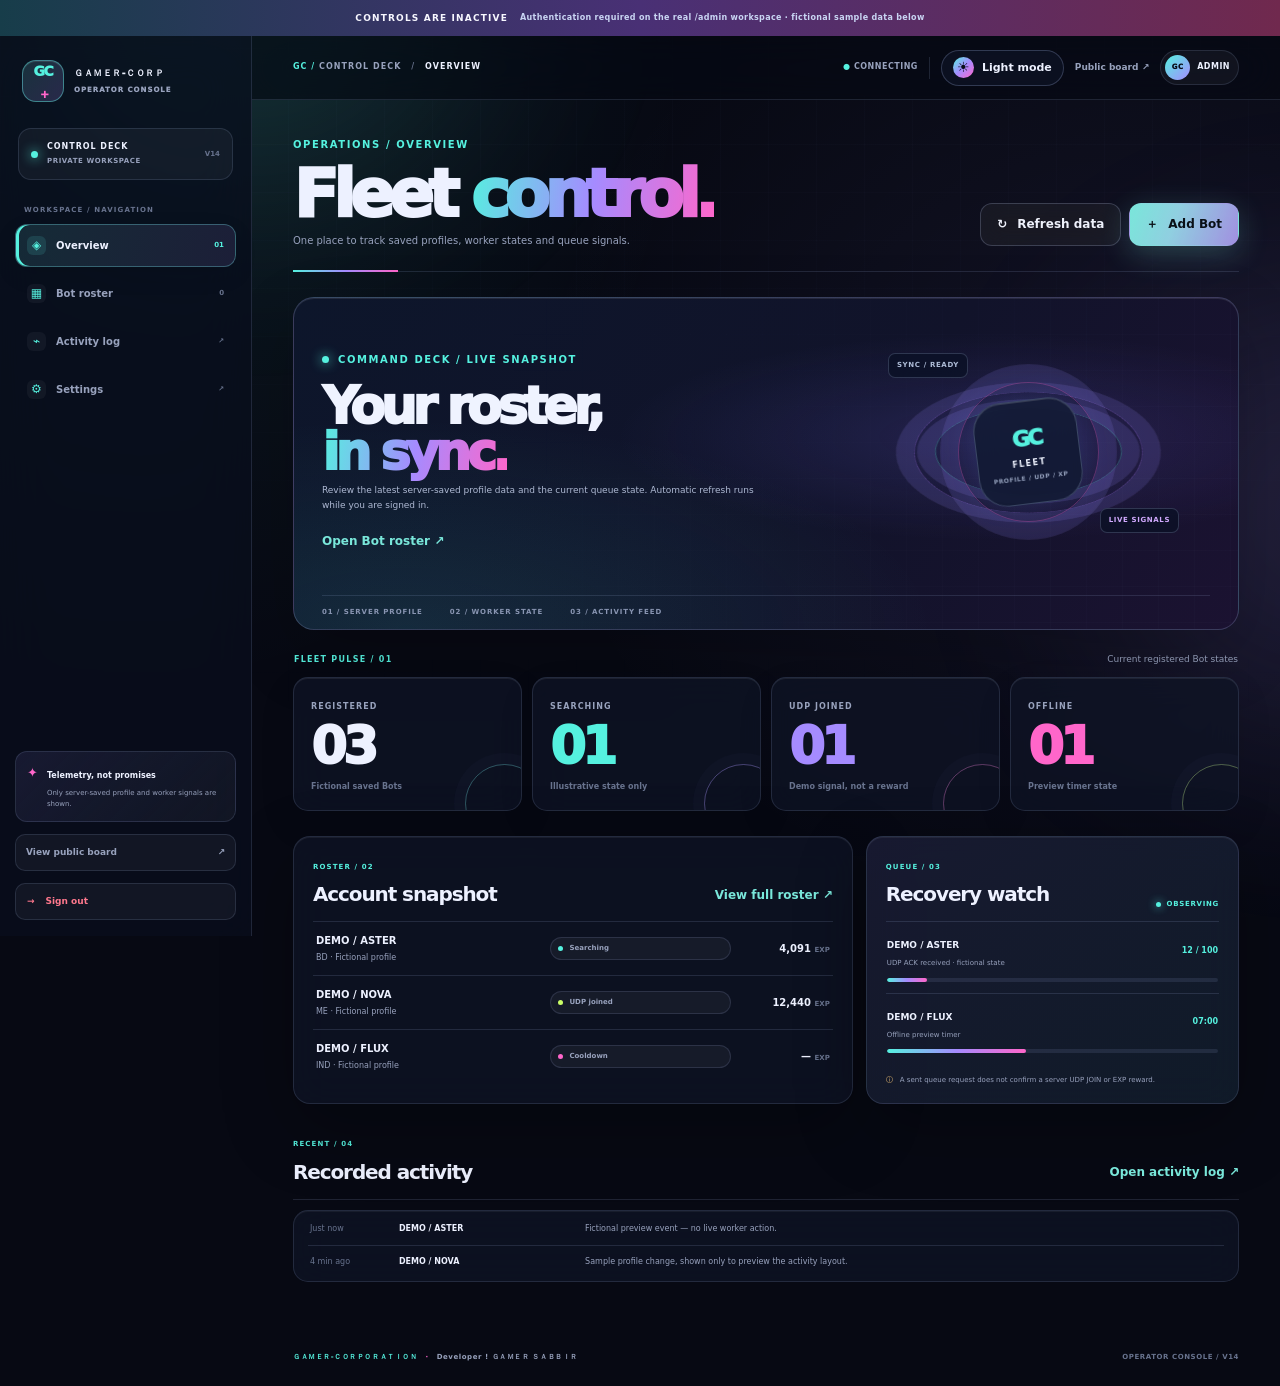
<file: ADMIN_WORKSPACE_PREVIEW.html>
<!doctype html>
<html lang="en">
<head>
  <meta charset="utf-8">
  <meta name="viewport" content="width=device-width,initial-scale=1">
  <meta name="theme-color" content="#070913">
  <meta name="description" content="Private ＧＡＭＥＲ-ＣＯＲＰ operator workspace.">
  <title>ＧＡＭＥＲ-ＣＯＲＰ / Operator Console</title>
  <script>
/* Shared, accessible colour-mode control. Dark is the first-visit default. */
(() => {
  const key = 'gc-colour-mode';
  let stored = null;
  try { stored = localStorage.getItem(key); } catch (_) {}
  const apply = mode => {
    const current = mode === 'light' ? 'light' : 'dark';
    document.documentElement.dataset.theme = current;
    document.documentElement.style.colorScheme = current;
    document.querySelectorAll('[data-theme-toggle]').forEach(btn => {
      btn.setAttribute('aria-label', current === 'dark' ? 'Switch to light mode' : 'Switch to dark mode');
      btn.setAttribute('aria-pressed', current === 'light' ? 'true' : 'false');
      const label = btn.querySelector('[data-theme-label]');
      if (label) label.textContent = current === 'dark' ? 'Light mode' : 'Dark mode';
      const icon = btn.querySelector('[data-theme-icon]');
      if (icon) icon.textContent = current === 'dark' ? '☀' : '☾';
    });
  };
  apply(stored);
  document.addEventListener('DOMContentLoaded', () => apply(document.documentElement.dataset.theme));
  document.addEventListener('click', e => {
    const btn = e.target.closest('[data-theme-toggle]');
    if (!btn) return;
    const mode = document.documentElement.dataset.theme === 'dark' ? 'light' : 'dark';
    try { localStorage.setItem(key, mode); } catch (_) {}
    apply(mode);
  });
  window.addEventListener('storage', e => { if (e.key === key) apply(e.newValue); });
})();

</script>
<style>
/* Shared V14 colour tokens and theme control foundation. Dark is the first-visit default. */
:root,[data-theme="dark"]{
  color-scheme:dark;
  --gc-base:#070913;--gc-card:rgba(15,20,37,.76);--gc-card-alt:rgba(255,255,255,.045);
  --gc-glass:rgba(10,14,29,.78);--gc-bright:#edf1ff;--gc-dim:#98a2bd;--gc-edge:rgba(177,195,245,.14);
  --gc-cyan:#55f1df;--gc-violet:#a58bff;--gc-pink:#ff66ca;--gc-lime:#cbff67;
  --gc-shadow:0 24px 70px rgba(0,0,0,.28);
}
[data-theme="light"]{
  color-scheme:light;
  --gc-base:#edf1fa;--gc-card:rgba(255,255,255,.79);--gc-card-alt:rgba(45,55,100,.045);
  --gc-glass:rgba(248,250,255,.82);--gc-bright:#1b2038;--gc-dim:#56617f;--gc-edge:rgba(59,70,120,.14);
  --gc-cyan:#087e8d;--gc-violet:#6650cf;--gc-pink:#b63588;--gc-lime:#7a9824;
  --gc-shadow:0 18px 48px rgba(34,44,93,.1);
}
html{color-scheme:dark}
html[data-theme="light"]{color-scheme:light}

/* V14 — full Level-Up operations redesign: glass surfaces, RGB signal accents, responsive command layout. */
:root,[data-theme="dark"]{
  color-scheme:dark;
  --page:#070913;--page-2:#0a0e1d;--surface:rgba(15,20,37,.76);--surface-strong:rgba(16,22,42,.94);--surface-soft:rgba(255,255,255,.045);
  --text:#edf1ff;--muted:#98a2bd;--dim:#68738e;--line:rgba(177,195,245,.14);--line-strong:rgba(177,195,245,.23);
  --cyan:#55f1df;--violet:#a58bff;--pink:#ff66ca;--lime:#cbff67;--red:#ff788d;--amber:#ffc979;
  --gc-base:var(--page);--gc-card:var(--surface);--gc-card-alt:var(--surface-soft);--gc-bright:var(--text);--gc-dim:var(--muted);--gc-edge:var(--line);
  --gc-cyan:var(--cyan);--gc-violet:var(--violet);--gc-pink:var(--pink);--gc-lime:var(--lime);--gc-shadow:0 24px 70px rgba(0,0,0,.28);
  --sans:Inter,ui-sans-serif,system-ui,-apple-system,BlinkMacSystemFont,"Segoe UI",sans-serif;
  --r-sm:10px;--r-md:16px;--r-lg:24px;
}
[data-theme="light"]{
  color-scheme:light;
  --page:#edf1fa;--page-2:#f5f7fd;--surface:rgba(255,255,255,.79);--surface-strong:rgba(255,255,255,.95);--surface-soft:rgba(45,55,100,.045);
  --text:#1b2038;--muted:#56617f;--dim:#77819b;--line:rgba(59,70,120,.14);--line-strong:rgba(59,70,120,.24);
  --cyan:#087e8d;--violet:#6650cf;--pink:#b63588;--lime:#7a9824;--red:#b93753;--amber:#a26808;
  --gc-base:var(--page);--gc-card:var(--surface);--gc-card-alt:var(--surface-soft);--gc-bright:var(--text);--gc-dim:var(--muted);--gc-edge:var(--line);
  --gc-cyan:var(--cyan);--gc-violet:var(--violet);--gc-pink:var(--pink);--gc-lime:var(--lime);--gc-shadow:0 18px 48px rgba(34,44,93,.1);
}
*{box-sizing:border-box}
html{min-height:100%;scroll-behavior:smooth}
body{position:relative;margin:0;min-height:100vh;overflow-x:hidden;background:radial-gradient(ellipse at 11% 4%,color-mix(in srgb,var(--cyan) 7%,transparent),transparent 34%),radial-gradient(ellipse at 90% 30%,color-mix(in srgb,var(--violet) 8%,transparent),transparent 38%),var(--page);color:var(--text);font:14px/1.55 var(--sans);-webkit-font-smoothing:antialiased}
body:before{content:"";position:fixed;inset:0;z-index:0;pointer-events:none;background:linear-gradient(rgba(165,184,239,.032) 1px,transparent 1px),linear-gradient(90deg,rgba(165,184,239,.032) 1px,transparent 1px);background-size:48px 48px;mask-image:linear-gradient(180deg,rgba(0,0,0,.72),transparent 85%)}
button,input,select,textarea{font:inherit;color:inherit}
button{cursor:pointer}
button:disabled{opacity:.58;cursor:not-allowed}
a{color:inherit}
h1,h2,h3,p{margin:0}
.is-hidden{display:none!important}
.sr-only{position:absolute!important;width:1px;height:1px;padding:0;margin:-1px;overflow:hidden;clip:rect(0,0,0,0);white-space:nowrap;border:0}
::selection{background:var(--cyan);color:#08101b}
button:focus-visible,a:focus-visible,input:focus-visible,select:focus-visible,textarea:focus-visible,summary:focus-visible{outline:2px solid var(--cyan);outline-offset:3px}
.ambient{position:fixed;z-index:0;pointer-events:none;width:430px;height:430px;border-radius:50%;filter:blur(120px);opacity:.14}
.ambient-cyan{background:var(--cyan);top:-250px;left:3%}
.ambient-violet{background:var(--violet);right:-260px;top:300px;opacity:.13}
[data-theme="light"] .ambient{opacity:.08}

/* Shared components */
.eyebrow,.section-index{display:inline-flex;align-items:center;gap:9px;color:var(--cyan);font-size:10px;font-weight:900;letter-spacing:.16em;text-transform:uppercase}
.button{display:inline-flex;align-items:center;justify-content:center;gap:10px;min-height:43px;padding:10px 16px;border:1px solid transparent;border-radius:12px;font-size:12px;font-weight:850;white-space:nowrap;text-decoration:none;transition:transform .18s,border-color .18s,background .18s,box-shadow .18s}
.button:hover:not(:disabled){transform:translateY(-2px)}
.button-dark{background:linear-gradient(110deg,var(--cyan),#7ad4ed 42%,var(--violet));color:#07101a;box-shadow:0 8px 30px color-mix(in srgb,var(--cyan) 23%,transparent)}
.button-dark:hover:not(:disabled){box-shadow:0 10px 36px color-mix(in srgb,var(--violet) 34%,transparent);filter:saturate(1.1)}
.button-outline{background:var(--surface-soft);border-color:var(--line-strong);color:var(--text);backdrop-filter:blur(12px)}
.button-outline:hover:not(:disabled){border-color:var(--cyan);background:color-mix(in srgb,var(--cyan) 8%,var(--surface))}
.button-danger{background:color-mix(in srgb,var(--red) 12%,var(--surface));border:1px solid color-mix(in srgb,var(--red) 35%,var(--line));color:var(--red)}
.text-button{border:0;background:none;color:var(--cyan);font-size:12px;font-weight:850;padding:6px 0;text-decoration:none}
.text-button:hover{text-decoration:underline;text-underline-offset:4px}
.icon-button{width:38px;height:38px;display:grid;place-items:center;border:1px solid var(--line);border-radius:12px;background:var(--surface-soft);color:var(--text);font-size:16px}
.icon-button:hover{border-color:var(--cyan);color:var(--cyan)}
.theme-switch{display:inline-flex;align-items:center;gap:8px;min-height:36px;padding:6px 11px;border:1px solid var(--line-strong);border-radius:999px;background:var(--surface);color:var(--text);font-size:11px;font-weight:800;white-space:nowrap;backdrop-filter:blur(14px);transition:border .2s,transform .2s}
.theme-switch:hover{border-color:var(--cyan);transform:translateY(-1px)}
.theme-switch [data-theme-icon]{width:21px;height:21px;display:grid;place-items:center;border-radius:50%;background:linear-gradient(135deg,var(--cyan),var(--violet),var(--pink));color:#080d18;font-size:14px}
input,select,textarea{outline:none}

/* Public Level-Up page */
.public-header{position:sticky;top:0;z-index:20;min-height:72px;display:flex;align-items:center;gap:28px;padding:11px clamp(18px,4vw,64px);border-bottom:1px solid var(--line);background:color-mix(in srgb,var(--page) 70%,transparent);backdrop-filter:blur(24px) saturate(150%);-webkit-backdrop-filter:blur(24px) saturate(150%)}
.wordmark{display:flex;align-items:center;gap:11px;min-width:0;text-decoration:none}
.mark{width:43px;height:43px;display:grid;place-items:center;position:relative;border:1px solid color-mix(in srgb,var(--cyan) 45%,var(--line));border-radius:14px;background:linear-gradient(145deg,color-mix(in srgb,var(--cyan) 20%,var(--surface)),color-mix(in srgb,var(--violet) 22%,var(--surface)));box-shadow:inset 0 1px 0 rgba(255,255,255,.22),0 0 28px color-mix(in srgb,var(--cyan) 17%,transparent);font-size:19px;font-weight:950;letter-spacing:-.12em;padding-right:3px}
.mark span{color:var(--cyan)}.mark i{font-style:normal;color:var(--pink);font-size:14px;transform:translate(2px,2px)}
.wordmark-text{display:flex;flex-direction:column;gap:4px;font-size:12px;font-weight:900;letter-spacing:.04em;white-space:nowrap;line-height:1.05}
.wordmark-text small{color:var(--muted);font-size:8px;letter-spacing:.16em}
.public-nav{display:flex;align-items:center;gap:25px;margin-left:28px}
.public-nav a{color:var(--muted);font-size:11px;font-weight:800;text-decoration:none;transition:color .18s}
.public-nav a:hover{color:var(--cyan)}
.header-right{margin-left:auto;display:flex;align-items:center;gap:12px}
.connection-state{display:inline-flex;align-items:center;gap:8px;color:var(--muted);font-size:9px;font-weight:900;letter-spacing:.12em;white-space:nowrap}
.connection-state i,.signal-dot,.hero-trust-row i,.signal-tag i{width:7px;height:7px;display:inline-block;border-radius:50%;background:var(--amber);box-shadow:0 0 13px color-mix(in srgb,var(--amber) 65%,transparent)}
.connection-state.is-online i{background:var(--cyan);box-shadow:0 0 13px var(--cyan)}
.connection-state.is-error i{background:var(--red);box-shadow:0 0 13px var(--red)}
.admin-entry{min-height:38px;display:inline-flex;align-items:center;gap:13px;padding:0 13px;border:1px solid var(--line-strong);border-radius:11px;background:var(--surface-soft);font-size:11px;font-weight:900;text-decoration:none;white-space:nowrap;transition:border .18s,background .18s}
.admin-entry:hover{border-color:var(--pink);background:color-mix(in srgb,var(--pink) 8%,var(--surface))}
.admin-entry span{color:var(--pink)}
.site-frame{position:relative;z-index:1;max-width:1510px;margin:0 auto;padding:26px clamp(16px,4vw,64px) 80px}
.hero{min-height:490px;position:relative;overflow:hidden;border:1px solid var(--line-strong);border-radius:28px;background:radial-gradient(ellipse at 78% 46%,color-mix(in srgb,var(--violet) 17%,transparent),transparent 37%),radial-gradient(ellipse at 48% 112%,color-mix(in srgb,var(--cyan) 12%,transparent),transparent 50%),linear-gradient(130deg,#0a1020 0%,#0a0d1a 50%,#17102b 100%);box-shadow:0 32px 90px rgba(0,0,0,.25),inset 0 1px 0 rgba(255,255,255,.11);color:#f1f5ff}
[data-theme="light"] .hero{background:radial-gradient(ellipse at 78% 46%,rgba(102,80,207,.16),transparent 40%),radial-gradient(ellipse at 46% 112%,rgba(8,126,141,.14),transparent 50%),linear-gradient(130deg,#f4f7ff,#e9f2f7 54%,#f2eafc);color:#1b2038}
.hero:after{content:"";position:absolute;inset:auto 0 0;height:2px;background:linear-gradient(90deg,transparent,var(--cyan),var(--violet),var(--pink),transparent);opacity:.9}
.hero-grid{position:absolute;inset:0;opacity:.36;pointer-events:none;background:linear-gradient(rgba(172,192,247,.05) 1px,transparent 1px),linear-gradient(90deg,rgba(172,192,247,.05) 1px,transparent 1px);background-size:46px 46px;mask-image:linear-gradient(100deg,transparent 10%,#000 100%)}
.hero-topline,.hero-main,.hero-bottomline{position:relative;z-index:1}
.hero-topline{min-height:48px;display:flex;justify-content:space-between;align-items:center;gap:16px;padding:0 clamp(22px,4vw,54px);border-bottom:1px solid rgba(194,208,255,.12);color:#aab4cf;font-size:9px;font-weight:900;letter-spacing:.14em}
.hero-kicker{color:#c5d1ec}.hero-kicker .signal-dot{width:6px;height:6px;background:var(--cyan);box-shadow:0 0 12px var(--cyan)}
.hero-ref{color:#8591ad}.hero-ref b{margin-left:9px;color:var(--cyan);font:800 9px/1 var(--sans)}
.hero-main{min-height:380px;display:grid;grid-template-columns:minmax(0,1.05fr) minmax(340px,.95fr);align-items:center;gap:22px;padding:22px clamp(24px,5vw,72px) 27px}
.hero-copy{padding:18px 0 14px}
.hero-eyebrow{color:var(--cyan);font-size:10px;font-weight:900;letter-spacing:.23em}
.hero h1{margin:11px 0 18px;font-size:clamp(72px,10vw,142px);line-height:.8;font-weight:950;letter-spacing:-.105em}
.hero h1 em{font-style:normal;color:transparent;background:linear-gradient(100deg,var(--cyan),#9aa9ff 44%,var(--pink));background-clip:text;-webkit-background-clip:text}
.hero-description{max-width:475px;color:#aeb8d2;font-size:13px;line-height:1.8}
[data-theme="light"] .hero-description,[data-theme="light"] .hero-topline{color:#596681}
.hero-actions{display:flex;align-items:center;gap:20px;flex-wrap:wrap;margin-top:25px}
.jump-link{min-height:44px;display:inline-flex;align-items:center;gap:16px;padding:0 17px;border:1px solid color-mix(in srgb,var(--cyan) 46%,transparent);border-radius:12px;background:linear-gradient(110deg,var(--cyan),#8bddee 52%,var(--violet));color:#091019;font-size:11px;font-weight:950;text-decoration:none;box-shadow:0 9px 30px color-mix(in srgb,var(--cyan) 19%,transparent);transition:transform .18s,filter .18s}
.jump-link:hover{transform:translateY(-2px);filter:brightness(1.08)}
.hero-secondary{font-size:11px;font-weight:850;color:#c1cae1;text-decoration:none;border-bottom:1px solid rgba(190,205,245,.3);padding:8px 0}
.hero-secondary:hover{color:var(--cyan);border-color:var(--cyan)}
.hero-trust-row{display:flex;gap:19px;flex-wrap:wrap;margin-top:23px;color:#8792ad;font-size:9px;font-weight:800;letter-spacing:.025em}
.hero-trust-row span{display:inline-flex;align-items:center;gap:7px}.hero-trust-row i{width:5px;height:5px;background:var(--cyan);box-shadow:0 0 9px var(--cyan)}
.hero-visual{position:relative;width:min(440px,100%);aspect-ratio:1.2;margin:0 auto;display:grid;place-items:center;isolation:isolate}
.hero-visual:before{content:"";position:absolute;inset:10%;border:1px solid rgba(186,202,255,.1);border-radius:50%;box-shadow:0 0 0 30px rgba(144,124,255,.025),0 0 0 61px rgba(92,232,228,.018)}
.visual-orbit{position:absolute;inset:18%;border:1px solid rgba(111,237,229,.37);border-radius:50%;box-shadow:0 0 40px rgba(78,222,218,.07),inset 0 0 28px rgba(115,121,255,.05)}
.orbit-a{transform:rotateX(62deg) rotateZ(-24deg);animation:orbit-float 17s linear infinite}
.orbit-b{inset:14% 24%;transform:rotate(41deg);border-color:rgba(171,140,255,.43);animation:orbit-float 23s linear infinite reverse}
.orbit-c{inset:24% 12%;transform:rotate(-42deg);border-color:rgba(255,96,199,.30);animation:orbit-float 29s linear infinite}
.visual-scanline{position:absolute;inset:18% 5%;border-radius:50%;border-top:1px solid rgba(159,216,255,.22);transform:rotate(-21deg)}
.visual-core{width:43%;aspect-ratio:1;display:flex;align-items:center;justify-content:center;flex-direction:column;gap:5px;border:1px solid rgba(206,229,255,.25);border-radius:34%;background:linear-gradient(145deg,rgba(17,34,57,.76),rgba(37,24,65,.6));box-shadow:inset 0 1px 0 rgba(255,255,255,.18),0 0 68px rgba(89,153,255,.16);backdrop-filter:blur(18px);transform:rotate(-8deg)}
.visual-core:before{content:"";position:absolute;inset:8px;border:1px solid rgba(92,241,222,.18);border-radius:28%}
.visual-core>*{position:relative}
.core-overline{color:#91a1bf;font-size:7px;font-weight:900;letter-spacing:.15em}
.visual-core strong{font-size:clamp(45px,7vw,86px);line-height:.9;font-weight:950;letter-spacing:-.1em;color:#f5f7ff;text-shadow:0 0 24px rgba(85,241,223,.26)}
.visual-core strong span{color:var(--cyan);font-size:.7em;vertical-align:top}
.visual-core small{color:#95a2c0;font-size:7px;font-weight:900;letter-spacing:.16em}
.visual-chip,.visual-axis{position:absolute;z-index:2;border:1px solid rgba(192,209,247,.2);border-radius:9px;background:rgba(11,18,35,.72);box-shadow:0 10px 30px rgba(0,0,0,.17);backdrop-filter:blur(16px);color:#b8c7e0;font-size:8px;font-weight:900;letter-spacing:.1em;white-space:nowrap}
.visual-chip{padding:8px 11px}.visual-chip b{color:var(--cyan)}.visual-chip i{display:inline-block;width:5px;height:5px;margin-right:7px;border-radius:50%;background:var(--cyan);box-shadow:0 0 9px var(--cyan)}
.chip-one{top:18%;left:3%}.chip-two{right:0;top:36%;color:#c4b6ff}.chip-three{bottom:19%;left:4%}
.visual-axis{padding:5px 8px;border:0;background:transparent;box-shadow:none;color:#8793ad;font-size:7px}.axis-top{top:8%;right:13%}.axis-bottom{bottom:7%;right:2%;color:#ff9bd7}
.hero-bottomline{min-height:46px;display:flex;align-items:center;gap:clamp(14px,3vw,37px);padding:0 clamp(22px,4vw,54px);border-top:1px solid rgba(194,208,255,.12);color:#8f9ab4;font-size:8px;font-weight:900;letter-spacing:.12em}
.hero-bottomline b{margin-right:6px;color:var(--cyan)}.hero-bottom-note{margin-left:auto;color:#ff9cd9}
@keyframes orbit-float{to{transform:rotate(336deg)}}
.intel-strip{display:grid;grid-template-columns:repeat(3,1fr);gap:11px;padding:19px 0 4px}
.intel-strip article{display:flex;gap:13px;align-items:flex-start;padding:17px 18px;border:1px solid var(--line);border-radius:15px;background:var(--surface);box-shadow:inset 0 1px 0 rgba(255,255,255,.06);backdrop-filter:blur(16px)}
.intel-icon{flex:0 0 33px;height:33px;display:grid;place-items:center;border:1px solid color-mix(in srgb,var(--cyan) 38%,var(--line));border-radius:10px;background:color-mix(in srgb,var(--cyan) 10%,transparent);color:var(--cyan);font:900 9px/1 var(--sans)}
.intel-strip article:nth-child(2) .intel-icon{border-color:color-mix(in srgb,var(--violet) 38%,var(--line));background:color-mix(in srgb,var(--violet) 10%,transparent);color:var(--violet)}
.intel-strip article:nth-child(3) .intel-icon{border-color:color-mix(in srgb,var(--pink) 38%,var(--line));background:color-mix(in srgb,var(--pink) 10%,transparent);color:var(--pink)}
.intel-strip strong{display:block;font-size:11px;font-weight:900}.intel-strip p{margin-top:3px;color:var(--muted);font-size:10px;line-height:1.55}
.status-section{padding-top:34px}
.section-caption{display:flex;justify-content:space-between;align-items:center;gap:12px;padding:0 2px 12px;color:var(--muted);font-size:10px}
.section-caption>span:last-child{font-size:10px}
.public-metrics{display:grid;grid-template-columns:repeat(4,minmax(0,1fr));gap:11px}
.metric{min-width:0;position:relative;overflow:hidden;padding:19px 20px 16px;border:1px solid var(--line);border-radius:16px;background:var(--surface);box-shadow:inset 0 1px 0 rgba(255,255,255,.08),0 14px 36px rgba(0,0,0,.08);backdrop-filter:blur(18px)}
.metric:after{content:"";position:absolute;width:82px;height:82px;right:-36px;bottom:-40px;border:1px solid color-mix(in srgb,var(--cyan) 20%,var(--line));border-radius:50%;box-shadow:0 0 0 12px color-mix(in srgb,var(--violet) 5%,transparent)}
.metric:nth-child(2):after{border-color:color-mix(in srgb,var(--violet) 24%,var(--line))}.metric:nth-child(3):after{border-color:color-mix(in srgb,var(--pink) 25%,var(--line))}.metric:nth-child(4):after{border-color:color-mix(in srgb,var(--lime) 24%,var(--line))}
.metric>span{display:block;color:var(--muted);font-size:9px;font-weight:900;letter-spacing:.14em}
.metric strong{display:block;margin-top:5px;font-size:clamp(34px,4vw,53px);line-height:1;font-weight:950;letter-spacing:-.08em;color:var(--text)}
.metric small{display:block;margin-top:8px;color:var(--dim);font-size:9px;font-weight:750}
.metric:nth-child(2) strong{color:var(--cyan)}.metric:nth-child(3) strong{color:var(--violet)}.metric:nth-child(4) strong{color:var(--pink)}
.fleet-section{padding:66px 0 20px;scroll-margin-top:92px}
.fleet-heading{display:flex;justify-content:space-between;align-items:flex-end;gap:24px;flex-wrap:wrap}
.fleet-title-block{max-width:570px}
.fleet-heading h2{margin:7px 0 9px;font-size:clamp(43px,6vw,77px);font-weight:950;line-height:.98;letter-spacing:-.09em}
.fleet-heading h2 em{color:transparent;font-style:normal;background:linear-gradient(100deg,var(--cyan),var(--violet),var(--pink));background-clip:text;-webkit-background-clip:text}
.fleet-heading p{max-width:540px;color:var(--muted);font-size:11px;line-height:1.7}
.roster-controls{display:flex;align-items:center;justify-content:flex-end;gap:8px;flex-wrap:wrap}
.search{height:42px;min-width:220px;display:flex;align-items:center;gap:8px;padding:0 12px;border:1px solid var(--line-strong);border-radius:12px;background:var(--surface);backdrop-filter:blur(16px)}
.search>span{color:var(--cyan);font-size:22px;line-height:1}.search input{width:100%;min-width:0;border:0;background:transparent;color:var(--text);font-size:11px}.search input::placeholder{color:var(--dim)}
.select-wrap select,.directory-toolbar select,.bulk-toolbar select,.log-filters select,.inline-fields select{height:42px;max-width:190px;padding:0 31px 0 12px;border:1px solid var(--line-strong);border-radius:12px;background-color:var(--surface);color:var(--text);font-size:10px;font-weight:800;backdrop-filter:blur(16px)}
.select-wrap select:focus,.directory-toolbar select:focus,.bulk-toolbar select:focus,.log-filters select:focus{border-color:var(--cyan)}
.refresh-button{height:42px;display:inline-flex;align-items:center;gap:7px;padding:0 13px;border:1px solid color-mix(in srgb,var(--cyan) 40%,var(--line));border-radius:12px;background:color-mix(in srgb,var(--cyan) 9%,var(--surface));color:var(--cyan);font-size:10px;font-weight:900;white-space:nowrap}
.refresh-button:hover{background:color-mix(in srgb,var(--cyan) 15%,var(--surface))}.refresh-button span{font-size:17px;line-height:1}
.roster-meta{min-height:48px;display:flex;align-items:center;justify-content:space-between;gap:15px;margin-top:14px;padding:0 2px}
.bot-results{color:var(--muted);font-size:10px;font-weight:800}.last-updated{color:var(--dim);font-size:9px}
.fleet-grid{display:grid;grid-template-columns:repeat(2,minmax(0,1fr));gap:14px}
.empty{grid-column:1/-1;min-height:190px;display:flex;align-items:center;justify-content:center;flex-direction:column;gap:8px;padding:30px;border:1px dashed var(--line-strong);border-radius:20px;background:var(--surface);color:var(--muted);text-align:center}
.empty strong{color:var(--text);font-size:14px}.empty span:last-child{font-size:11px}.empty-orbit{color:var(--cyan);font-size:28px;text-shadow:0 0 24px var(--cyan)}
.bot-card{--card-accent:var(--cyan);min-width:0;position:relative;overflow:hidden;display:flex;flex-direction:column;padding:18px;border:1px solid var(--line);border-radius:19px;background:linear-gradient(145deg,color-mix(in srgb,var(--card-accent) 4%,var(--surface)),var(--surface-strong));box-shadow:inset 0 1px 0 rgba(255,255,255,.09),0 18px 45px rgba(0,0,0,.13);backdrop-filter:blur(22px) saturate(135%);transition:transform .2s,border-color .2s,box-shadow .2s}
.bot-card:before{content:"";position:absolute;top:0;left:12%;right:12%;height:1px;background:linear-gradient(90deg,transparent,var(--card-accent),var(--violet),transparent);opacity:.76}
.bot-card:after{content:"";position:absolute;top:-75px;right:-70px;width:190px;height:190px;border-radius:50%;background:radial-gradient(circle,color-mix(in srgb,var(--card-accent) 9%,transparent),transparent 68%);pointer-events:none}
.bot-card:hover{transform:translateY(-3px);border-color:color-mix(in srgb,var(--card-accent) 48%,var(--line));box-shadow:inset 0 1px 0 rgba(255,255,255,.12),0 25px 60px rgba(0,0,0,.22)}
.card-head{position:relative;z-index:1;display:flex;align-items:center;justify-content:space-between;gap:10px}
.bot-id{display:inline-flex;align-items:center;gap:7px;color:var(--dim);font-size:8px;font-weight:900;letter-spacing:.13em}.bot-id strong{color:var(--cyan);font-size:10px}
.state-badge,.bot-status{max-width:100%;display:inline-flex;align-items:center;gap:7px;padding:6px 9px;border:1px solid var(--line);border-radius:999px;background:var(--surface-soft);color:var(--muted);font-size:8px;font-weight:900;letter-spacing:.07em;white-space:nowrap}
.state-badge i,.bot-status i{width:6px;height:6px;flex:none;border-radius:50%;background:var(--cyan);box-shadow:0 0 10px var(--cyan)}
.bot-status[data-status="cooldown"] i,.state-badge[data-status="cooldown"] i{background:var(--pink);box-shadow:0 0 10px var(--pink)}
.bot-status[data-status="error"] i,.state-badge[data-status="error"] i{background:var(--red);box-shadow:0 0 10px var(--red)}
.bot-status[data-status="in_match"] i,.state-badge[data-status="in_match"] i{background:var(--lime);box-shadow:0 0 10px var(--lime)}
.bot-status[data-status="inactive"] i,.state-badge[data-status="inactive"] i{background:var(--dim);box-shadow:none}
.bot-status[data-status="searching_match"] i,.state-badge[data-status="searching_match"] i{background:var(--violet);box-shadow:0 0 10px var(--violet)}
.bot-player{position:relative;z-index:1;display:flex;align-items:center;gap:12px;margin:16px 0 14px}
.bot-avatar{flex:0 0 46px;height:46px;display:grid;place-items:center;border:1px solid color-mix(in srgb,var(--cyan) 35%,var(--line));border-radius:14px;background:linear-gradient(145deg,color-mix(in srgb,var(--cyan) 15%,var(--surface)),color-mix(in srgb,var(--violet) 18%,var(--surface)));color:var(--cyan);font-size:13px;font-weight:950;letter-spacing:-.05em;box-shadow:inset 0 1px 0 rgba(255,255,255,.1)}
.bot-identity{min-width:0;flex:1}.bot-identity h3{overflow:hidden;text-overflow:ellipsis;white-space:nowrap;font-size:18px;font-weight:900;letter-spacing:-.045em}.bot-identity p{overflow:hidden;text-overflow:ellipsis;white-space:nowrap;margin-top:3px;color:var(--muted);font-size:9px}
.bot-region{min-width:58px;text-align:right}.bot-region span{display:block;color:var(--dim);font-size:7px;font-weight:900;letter-spacing:.14em}.bot-region strong{display:block;margin-top:3px;color:var(--pink);font-size:11px;font-weight:900}
.xp-stage{position:relative;z-index:1;display:grid;grid-template-columns:84px minmax(0,1fr);align-items:center;gap:15px;padding:13px;border:1px solid var(--line);border-radius:15px;background:linear-gradient(110deg,color-mix(in srgb,var(--cyan) 5%,var(--surface-soft)),color-mix(in srgb,var(--violet) 6%,var(--surface-soft)))}
.level-orb{--progress:0%;width:76px;height:76px;display:grid;place-items:center;position:relative;border-radius:50%;background:conic-gradient(from -90deg,var(--cyan) 0 var(--progress),rgba(143,159,194,.15) var(--progress) 100%);box-shadow:0 0 23px color-mix(in srgb,var(--cyan) 12%,transparent)}
.level-orb:before{content:"";position:absolute;inset:5px;border:1px solid var(--line);border-radius:50%;background:var(--page-2)}
.level-orb>span{position:relative;display:flex;align-items:center;flex-direction:column;line-height:1}
.level-orb small{color:var(--muted);font-size:7px;font-weight:900;letter-spacing:.13em}.level-orb b{margin-top:5px;font-size:21px;font-weight:950;letter-spacing:-.06em;color:var(--text)}
.level-orb.is-unavailable{background:conic-gradient(var(--violet) 0 25%,rgba(143,159,194,.15) 25% 100%);box-shadow:none;filter:saturate(.55)}
.profile-data{min-width:0}.xp-label{display:block;color:var(--muted);font-size:8px;font-weight:900;letter-spacing:.14em}.exp-total{display:block;overflow:hidden;margin-top:3px;color:var(--text);font-size:clamp(24px,3vw,34px);font-weight:950;letter-spacing:-.07em;line-height:1.08;text-overflow:ellipsis;white-space:nowrap}.exp-subline{display:flex;align-items:baseline;justify-content:space-between;gap:10px;margin-top:5px}.exp-subline small{color:var(--dim);font-size:8px;font-weight:800}.exp-subline strong{color:var(--cyan);font-size:9px;font-weight:900;text-align:right}
.level-track-wrap{position:relative;z-index:1;margin-top:13px}.level-track-head{display:flex;justify-content:space-between;gap:10px;margin-bottom:7px;color:var(--muted);font-size:8px;font-weight:900;letter-spacing:.09em}.level-track-head b{color:var(--cyan);font-size:9px}
.level-track{height:7px;overflow:hidden;border:1px solid var(--line);border-radius:999px;background:rgba(133,148,185,.12)}.level-track>span{display:block;height:100%;border-radius:inherit;background:linear-gradient(90deg,var(--cyan),#72c9f3 48%,var(--violet),var(--pink));box-shadow:0 0 13px color-mix(in srgb,var(--cyan) 42%,transparent);transition:width .6s ease}
.level-markers{display:flex;justify-content:space-between;gap:8px;margin-top:6px;color:var(--dim);font-size:7px;font-weight:750}.level-markers span{min-width:0}.level-markers span:last-child{text-align:right}
.level-unavailable{position:relative;z-index:1;margin-top:11px;padding:9px 10px;border:1px dashed var(--line-strong);border-radius:10px;background:var(--surface-soft);color:var(--muted);font-size:9px;line-height:1.5}
.bot-stats-title{display:flex;align-items:center;justify-content:space-between;gap:10px;margin:16px 0 8px;color:var(--muted);font-size:8px;font-weight:900;letter-spacing:.11em}.bot-stats-title b{color:var(--dim);font-size:7px}
.telemetry-grid{position:relative;z-index:1;display:grid;grid-template-columns:repeat(4,minmax(0,1fr));gap:6px}
.telemetry-cell{min-width:0;padding:9px 8px;border:1px solid var(--line);border-radius:10px;background:var(--surface-soft)}
.telemetry-cell strong{display:block;overflow:hidden;color:var(--text);font-size:17px;font-weight:950;letter-spacing:-.06em;text-overflow:ellipsis;white-space:nowrap}
.telemetry-cell small{display:block;margin-top:2px;color:var(--dim);font-size:7px;font-weight:850;letter-spacing:.06em;line-height:1.3}
.telemetry-cell:nth-child(2) strong{color:var(--violet)}.telemetry-cell:nth-child(3) strong{color:var(--cyan)}.telemetry-cell:nth-child(4) strong{color:var(--pink)}
.session-row{position:relative;z-index:1;display:flex;justify-content:space-between;align-items:center;gap:12px;margin-top:9px;padding:8px 10px;border:1px solid var(--line);border-radius:10px;background:var(--surface-soft);color:var(--muted);font-size:8px;font-weight:800}
.session-row strong{color:var(--lime);font-size:9px;font-weight:950}
.phase-strip{position:relative;z-index:1;display:flex;align-items:center;justify-content:space-between;gap:10px;margin-top:11px;padding:9px 10px;border:1px solid color-mix(in srgb,var(--violet) 24%,var(--line));border-radius:10px;background:color-mix(in srgb,var(--violet) 6%,var(--surface-soft))}
.phase-strip span{color:var(--dim);font-size:7px;font-weight:900;letter-spacing:.11em}.phase-strip strong{overflow:hidden;color:var(--text);font-size:8px;font-weight:850;text-align:right;text-overflow:ellipsis;white-space:nowrap}
.bot-foot{position:relative;z-index:1;display:flex;align-items:center;justify-content:space-between;gap:8px;flex-wrap:wrap;margin-top:10px;color:var(--dim);font-size:8px;font-weight:750}
.bot-foot b{color:var(--amber);font-size:9px;font-weight:900}
.card-details{position:relative;z-index:1;margin-top:12px;border-top:1px solid var(--line)}
.card-details summary{display:flex;align-items:center;justify-content:space-between;gap:10px;min-height:35px;color:var(--cyan);font-size:9px;font-weight:850;cursor:pointer;list-style:none}
.card-details summary::-webkit-details-marker{display:none}.card-details summary:after{content:"＋";color:var(--pink);font-size:14px}.card-details[open] summary:after{content:"−"}
.detail-pairs{display:grid;grid-template-columns:repeat(2,minmax(0,1fr));gap:6px;padding-bottom:4px}
.detail-pairs>div{min-width:0;padding:8px 9px;border:1px solid var(--line);border-radius:9px;background:var(--surface-soft)}
.detail-pairs dt{color:var(--dim);font-size:7px;font-weight:850;letter-spacing:.06em}.detail-pairs dd{overflow:hidden;margin:3px 0 0;color:var(--text);font-size:9px;font-weight:800;text-overflow:ellipsis;white-space:nowrap}
.privacy-note{display:flex;align-items:center;gap:9px;margin-top:22px;color:var(--dim);font-size:9px;line-height:1.55}.privacy-note span{color:var(--cyan)}
.public-footer{position:relative;z-index:1;display:flex;justify-content:space-between;align-items:center;gap:25px;padding:24px clamp(18px,4vw,64px);border-top:1px solid var(--line);background:color-mix(in srgb,var(--page) 76%,transparent);backdrop-filter:blur(20px)}
.footer-brand{display:flex;align-items:center;gap:10px;min-width:230px}.footer-mark{width:39px;height:39px;display:grid;place-items:center;border:1px solid var(--line-strong);border-radius:12px;background:linear-gradient(135deg,color-mix(in srgb,var(--cyan) 15%,var(--surface)),color-mix(in srgb,var(--violet) 15%,var(--surface)));color:var(--cyan);font-size:12px;font-weight:950}
.footer-brand div{display:flex;flex-direction:column;gap:2px}.footer-brand strong{font-size:10px;letter-spacing:.06em}.footer-brand small{color:var(--muted);font-size:7px;font-weight:800;letter-spacing:.08em}.footer-brand small:last-child{color:var(--cyan)}
.public-footer>p{max-width:510px;color:var(--muted);font-size:9px;line-height:1.65}.public-footer>a{display:inline-flex;gap:12px;align-items:center;color:var(--cyan);font-size:10px;font-weight:900;text-decoration:none;white-space:nowrap}.public-footer>a:hover{color:var(--pink)}

/* Private operator workspace */
.no-script-warning{padding:13px 18px;background:var(--red);color:#fff;font-weight:850;text-align:center}
.login-screen{position:relative;z-index:1;min-height:100vh;display:grid;grid-template-columns:minmax(390px,.95fr) minmax(450px,1.05fr);background:var(--page)}
.login-art{min-height:100vh;position:relative;overflow:hidden;display:flex;flex-direction:column;padding:clamp(24px,4vw,56px);border-right:1px solid var(--line);background:radial-gradient(ellipse at 54% 45%,rgba(97,85,206,.23),transparent 40%),radial-gradient(ellipse at 10% 90%,rgba(56,221,212,.12),transparent 43%),linear-gradient(140deg,#0b1325,#090b18 55%,#1a0d2c);color:#e9eeff}
.login-art:before{content:"";position:absolute;inset:0;background:linear-gradient(rgba(184,202,255,.045) 1px,transparent 1px),linear-gradient(90deg,rgba(184,202,255,.045) 1px,transparent 1px);background-size:42px 42px;mask-image:linear-gradient(160deg,#000,transparent 82%);pointer-events:none}
.login-art-top,.login-art-bottom{position:relative;z-index:1;display:flex;align-items:center;justify-content:space-between;gap:16px;color:#a8b4d1;font-size:8px;font-weight:900;letter-spacing:.13em}
.brand-mark-large{font-size:19px;font-weight:950;letter-spacing:-.1em;color:var(--cyan)}.brand-mark-large span{color:var(--pink)}
.login-art-center{position:relative;flex:1;display:grid;place-items:center;min-height:330px;isolation:isolate}
.login-orbit{position:absolute;width:min(68%,410px);aspect-ratio:1;border:1px solid rgba(116,234,227,.25);border-radius:50%;box-shadow:0 0 0 34px rgba(121,108,255,.035),0 0 0 35px rgba(142,151,240,.13),inset 0 0 55px rgba(86,156,234,.08)}
.login-orbit-one{transform:rotateX(62deg) rotateZ(-23deg);animation:orbit-float 23s linear infinite}.login-orbit-two{width:min(80%,480px);border-color:rgba(171,126,255,.24);transform:rotateX(58deg) rotateZ(47deg);animation:orbit-float 31s linear infinite reverse}.login-orbit-three{width:min(51%,310px);border-color:rgba(255,102,202,.24);transform:rotate(33deg)}
.login-art-core{position:relative;z-index:1;width:185px;height:185px;display:flex;align-items:center;justify-content:center;flex-direction:column;border:1px solid rgba(202,222,255,.27);border-radius:39px;background:linear-gradient(145deg,rgba(28,44,78,.63),rgba(44,25,69,.62));box-shadow:inset 0 1px 0 rgba(255,255,255,.18),0 0 80px rgba(106,113,255,.22);backdrop-filter:blur(17px);transform:rotate(-7deg)}
.login-art-core:before{content:"";position:absolute;inset:10px;border:1px solid rgba(91,241,222,.2);border-radius:30px}.login-art-core>*{position:relative}.login-art-core small,.login-art-core em{color:#a8b5d2;font-size:8px;font-style:normal;font-weight:900;letter-spacing:.17em}.login-art-core strong{font-size:76px;line-height:1;font-weight:950;letter-spacing:-.12em}.login-art-core strong span{color:var(--cyan)}.login-art-core em{color:var(--pink);margin-top:8px}
.orbit-label{position:absolute;padding:7px 10px;border:1px solid rgba(194,213,255,.19);border-radius:8px;background:rgba(8,16,33,.67);color:#bec9e2;font-size:8px;font-weight:900;letter-spacing:.1em;backdrop-filter:blur(14px)}.orbit-label-a{top:20%;left:7%}.orbit-label-b{right:5%;top:39%;color:#c6adff}.orbit-label-c{left:14%;bottom:19%;color:#91f0dc}
.login-art-bottom{align-items:flex-end;padding-top:18px;border-top:1px solid rgba(191,207,243,.15)}.login-art-bottom strong{color:#e5ebfa}.login-art-bottom span{color:#8693af;font-size:7px;text-align:right}
.login-content{min-width:0;min-height:100vh;display:flex;flex-direction:column;justify-content:space-between;padding:27px clamp(24px,5vw,72px);background:radial-gradient(ellipse at 93% 10%,color-mix(in srgb,var(--violet) 8%,transparent),transparent 35%),var(--page-2)}
.login-top{display:flex;justify-content:space-between;align-items:center;gap:12px}.quiet-link{color:var(--muted);font-size:11px;font-weight:800;text-decoration:none}.quiet-link:hover{color:var(--cyan)}
.login-box{width:min(100%,475px);margin:auto;padding:clamp(22px,3vw,38px);border:1px solid var(--line-strong);border-radius:24px;background:var(--surface);box-shadow:var(--gc-shadow),inset 0 1px 0 rgba(255,255,255,.09);backdrop-filter:blur(22px) saturate(130%)}
.login-label-row{display:flex;align-items:center;justify-content:space-between;gap:12px}.build-tag{padding:4px 7px;border:1px solid var(--line);border-radius:7px;color:var(--cyan);font:850 8px/1 var(--sans)}
.login-brand-full{margin-top:20px;color:var(--muted);font-size:8px;font-weight:900;letter-spacing:.11em}.login-brand-full span{color:var(--dim)}
.login-box h1{margin:10px 0 10px;font-size:clamp(46px,6vw,73px);font-weight:950;line-height:.92;letter-spacing:-.09em}.login-box h1 em{font-style:normal;color:transparent;background:linear-gradient(95deg,var(--cyan),var(--violet),var(--pink));background-clip:text;-webkit-background-clip:text}
.login-box>p{margin-bottom:23px;color:var(--muted);font-size:11px;line-height:1.7}.form-stack{display:grid;gap:13px}.form-stack label{display:grid;gap:6px;color:var(--muted);font-size:9px;font-weight:850;letter-spacing:.025em}.form-stack input,.form-stack select,.form-stack textarea{width:100%;min-height:42px;padding:10px 12px;border:1px solid var(--line-strong);border-radius:11px;background:rgba(5,10,23,.45);color:var(--text);font-size:11px;outline:none;transition:border .18s,box-shadow .18s}.form-stack textarea{min-height:112px;resize:vertical}.form-stack input::placeholder,.form-stack textarea::placeholder{color:var(--dim)}.form-stack input:focus,.form-stack select:focus,.form-stack textarea:focus{border-color:var(--cyan);box-shadow:0 0 0 3px color-mix(in srgb,var(--cyan) 12%,transparent)}.login-box .button{width:100%;margin-top:3px;justify-content:space-between}.inline-error{min-height:3px;color:var(--red);font-size:10px;font-weight:800}.login-status{margin-top:-7px;color:var(--muted);font-size:9px}.login-status.is-error{color:var(--red)}
.login-security{display:flex;gap:10px;align-items:flex-start;padding:11px;border:1px solid var(--line);border-radius:11px;background:var(--surface-soft)}.security-icon{color:var(--cyan);font-size:11px}.login-security p{color:var(--muted);font-size:8px;line-height:1.55}.admin-help{padding:10px;border:1px solid var(--line);border-radius:10px;background:var(--surface-soft);color:var(--muted);font-size:8px;line-height:1.6}.admin-help summary{color:var(--cyan);font-weight:850;cursor:pointer}.admin-help p{margin-top:7px}.admin-help code{color:var(--pink);font:800 8px var(--sans);overflow-wrap:anywhere}
.login-bottom{display:flex;justify-content:space-between;gap:14px;padding-top:16px;border-top:1px solid var(--line);color:var(--dim);font-size:7px;font-weight:900;letter-spacing:.11em}
.shell{position:relative;z-index:1;min-height:100vh;display:grid;grid-template-columns:252px minmax(0,1fr)}
.rail{position:sticky;top:0;height:100vh;min-height:640px;display:flex;flex-direction:column;gap:0;padding:22px 15px 16px;border-right:1px solid var(--line);background:color-mix(in srgb,var(--page-2) 79%,transparent);backdrop-filter:blur(25px) saturate(135%);z-index:15}
.rail-brand{display:flex;align-items:center;gap:10px;padding:2px 7px;text-decoration:none}.rail-logo{width:42px;height:42px;display:grid;place-items:center;position:relative;border:1px solid color-mix(in srgb,var(--cyan) 38%,var(--line));border-radius:14px;background:linear-gradient(135deg,color-mix(in srgb,var(--cyan) 14%,var(--surface)),color-mix(in srgb,var(--violet) 18%,var(--surface)));color:var(--cyan);font-size:14px;font-weight:950;letter-spacing:-.1em;box-shadow:inset 0 1px 0 rgba(255,255,255,.1)}.rail-logo span{color:var(--pink);font-size:11px;transform:translate(1px,2px)}
.brand-caption{display:flex;flex-direction:column;gap:4px;color:var(--text);font-size:9px;font-weight:950;letter-spacing:.06em}.brand-caption small{color:var(--muted);font-size:7px;letter-spacing:.14em}
.rail-status{display:flex;align-items:center;gap:9px;margin:24px 3px 0;padding:12px;border:1px solid var(--line);border-radius:13px;background:var(--surface-soft)}
.rail-status>span:nth-child(2){display:flex;flex-direction:column;gap:3px}.rail-status b{font-size:8px;letter-spacing:.12em}.rail-status small{color:var(--muted);font-size:7px;font-weight:800;letter-spacing:.08em}.rail-pulse{width:7px;height:7px;flex:none;border-radius:50%;background:var(--cyan);box-shadow:0 0 12px var(--cyan);animation:pulse 2.2s ease-in-out infinite}.rail-version{margin-left:auto;color:var(--dim);font:850 7px var(--sans)}
@keyframes pulse{50%{opacity:.46;box-shadow:0 0 4px var(--cyan)}}
.rail-index{margin:25px 9px 8px;color:var(--dim);font-size:7px;font-weight:900;letter-spacing:.16em}
.rail-nav{display:grid;gap:5px}.rail-link{width:100%;min-height:43px;display:flex;align-items:center;gap:10px;padding:0 11px;border:1px solid transparent;border-radius:12px;background:transparent;color:var(--muted);font-size:10px;font-weight:850;text-align:left;transition:background .18s,border .18s,transform .18s}
.rail-link:hover{transform:translateX(2px);background:var(--surface-soft);color:var(--text)}.rail-link.is-active{border-color:color-mix(in srgb,var(--cyan) 22%,var(--line));background:linear-gradient(105deg,color-mix(in srgb,var(--cyan) 11%,var(--surface)),color-mix(in srgb,var(--violet) 10%,var(--surface)));color:var(--text);box-shadow:inset 3px 0 0 var(--cyan),0 8px 24px rgba(0,0,0,.08)}
.nav-symbol{width:19px;height:19px;display:grid;place-items:center;border-radius:6px;background:var(--surface-soft);color:var(--cyan);font-size:12px}.rail-link.is-active .nav-symbol{background:color-mix(in srgb,var(--cyan) 13%,transparent)}.rail-link>b{margin-left:auto;color:var(--dim);font-size:7px;font-weight:900}.rail-link.is-active>b{color:var(--cyan)}
.rail-bottom{display:grid;gap:12px;margin-top:auto}.rail-tip{display:flex;gap:9px;padding:11px;border:1px solid var(--line);border-radius:12px;background:linear-gradient(135deg,color-mix(in srgb,var(--violet) 7%,var(--surface)),var(--surface-soft))}.rail-tip-icon{color:var(--pink);font-size:13px}.rail-tip strong{font-size:8px}.rail-tip p{margin-top:4px;color:var(--muted);font-size:7px;line-height:1.55}.rail-public,.rail-logout{min-height:37px;display:flex;align-items:center;justify-content:space-between;gap:8px;padding:0 10px;border:1px solid var(--line);border-radius:10px;background:var(--surface-soft);color:var(--muted);font-size:9px;font-weight:850;text-decoration:none}.rail-public:hover{border-color:var(--cyan);color:var(--cyan)}.rail-logout{width:100%;justify-content:flex-start;color:var(--red);cursor:pointer}.rail-logout:hover{border-color:color-mix(in srgb,var(--red) 45%,var(--line));background:color-mix(in srgb,var(--red) 7%,var(--surface))}.logout-icon{margin-right:4px;transform:rotate(45deg)}
.workspace{min-width:0;min-height:100vh;background:transparent}.workspace-top{position:sticky;top:0;z-index:12;min-height:64px;display:flex;align-items:center;justify-content:space-between;gap:15px;padding:9px clamp(18px,3.2vw,50px);border-bottom:1px solid var(--line);background:color-mix(in srgb,var(--page) 68%,transparent);backdrop-filter:blur(24px) saturate(140%)}
.breadcrumb{overflow:hidden;color:var(--muted);font-size:8px;font-weight:900;letter-spacing:.13em;text-overflow:ellipsis;white-space:nowrap}.breadcrumb span{color:var(--cyan)}.breadcrumb i{padding:0 6px;color:var(--dim);font-style:normal}.breadcrumb strong{color:var(--text)}
.top-actions{display:flex;align-items:center;gap:11px;white-space:nowrap}.sync-indicator{color:var(--muted);font-size:8px;font-weight:900;letter-spacing:.06em}.sync-indicator.is-error{color:var(--red)}.sync-indicator:first-letter{color:var(--cyan)}.top-rule{height:22px;border-left:1px solid var(--line)}.top-public{color:var(--muted);font-size:9px;font-weight:850;text-decoration:none}.top-public:hover{color:var(--cyan)}.user-chip{display:inline-flex;align-items:center;gap:7px;padding:4px 8px 4px 4px;border:1px solid var(--line);border-radius:999px;background:var(--surface-soft);color:var(--text);font-size:8px;font-weight:900;letter-spacing:.06em}.user-avatar{width:25px;height:25px;display:grid;place-items:center;border-radius:50%;background:linear-gradient(135deg,var(--cyan),var(--violet));color:#080d18;font-size:7px;font-weight:950}
.view-pane{max-width:1700px;margin:0 auto;padding:33px clamp(18px,3.2vw,50px) 70px}.page-heading{display:flex;align-items:flex-end;justify-content:space-between;gap:22px;margin:0 0 25px;padding-bottom:22px;border-bottom:1px solid var(--line);position:relative}.page-heading:after{content:"";position:absolute;left:0;bottom:-1px;width:105px;height:2px;background:linear-gradient(90deg,var(--cyan),var(--violet),var(--pink))}.page-heading h1{margin:8px 0 6px;font-size:clamp(42px,5.2vw,76px);font-weight:950;line-height:.96;letter-spacing:-.09em}.page-heading h1 em{font-style:normal;color:transparent;background:linear-gradient(100deg,var(--cyan),var(--violet),var(--pink));background-clip:text;-webkit-background-clip:text}.page-heading p{max-width:610px;color:var(--muted);font-size:10px;line-height:1.65}.heading-action{display:flex;gap:8px;flex-wrap:wrap;justify-content:flex-end;padding-bottom:3px}
.ops-banner{min-height:245px;position:relative;overflow:hidden;display:grid;grid-template-columns:minmax(0,1fr) minmax(220px,.72fr);align-items:center;gap:20px;margin-bottom:23px;padding:24px 28px 47px;border:1px solid var(--line-strong);border-radius:21px;background:radial-gradient(ellipse at 74% 42%,rgba(111,99,230,.19),transparent 38%),radial-gradient(ellipse at 12% 100%,rgba(69,235,216,.1),transparent 45%),linear-gradient(125deg,#0d162b,#11132a 58%,#1b1231);color:#eff3ff;box-shadow:0 24px 68px rgba(0,0,0,.18),inset 0 1px 0 rgba(255,255,255,.09)}
[data-theme="light"] .ops-banner{background:radial-gradient(ellipse at 74% 42%,rgba(102,80,207,.15),transparent 39%),linear-gradient(125deg,#e0eefa,#e7e9f8 58%,#f0e5f3);color:#1b2038}
.ops-banner:before{content:"";position:absolute;inset:0;opacity:.32;pointer-events:none;background:linear-gradient(rgba(188,205,250,.06) 1px,transparent 1px),linear-gradient(90deg,rgba(188,205,250,.06) 1px,transparent 1px);background-size:36px 36px;mask-image:linear-gradient(90deg,transparent,#000)}
.ops-banner-copy,.ops-banner-art,.ops-banner-foot{position:relative;z-index:1}.ops-banner-copy .eyebrow{color:var(--cyan)}.signal-dot{background:var(--cyan);box-shadow:0 0 12px var(--cyan)}.ops-banner h2{margin:13px 0 8px;font-size:clamp(36px,4vw,55px);font-weight:950;line-height:.9;letter-spacing:-.09em}.ops-banner h2 em{font-style:normal;color:transparent;background:linear-gradient(100deg,var(--cyan),var(--violet),var(--pink));background-clip:text;-webkit-background-clip:text}.ops-banner-copy p{max-width:445px;color:#aeb9d3;font-size:9px;line-height:1.7}.ops-banner-copy .text-button{margin-top:12px}.ops-banner-art{width:min(260px,100%);aspect-ratio:1;margin:auto;display:grid;place-items:center;isolation:isolate}.ops-ring{position:absolute;width:72%;aspect-ratio:1;border:1px solid rgba(95,236,222,.3);border-radius:50%;box-shadow:0 0 0 17px rgba(113,110,240,.03),0 0 0 18px rgba(163,151,255,.12)}.ring-one{transform:rotateX(62deg) rotateZ(-23deg);animation:orbit-float 22s linear infinite}.ring-two{width:88%;border-color:rgba(173,127,255,.3);transform:rotateX(58deg) rotateZ(43deg)}.ring-three{width:54%;border-color:rgba(255,102,202,.29)}.ops-art-core{position:relative;z-index:1;width:104px;height:104px;display:flex;align-items:center;justify-content:center;flex-direction:column;gap:2px;border:1px solid rgba(189,217,255,.23);border-radius:28px;background:rgba(15,25,49,.76);box-shadow:inset 0 1px 0 rgba(255,255,255,.13),0 0 36px rgba(103,141,255,.18);backdrop-filter:blur(15px);transform:rotate(-7deg)}.ops-art-core span{color:var(--cyan);font-size:22px;font-weight:950;letter-spacing:-.12em}.ops-art-core b{font-size:8px;letter-spacing:.18em}.ops-art-core small{color:#96a2be;font-size:6px;font-weight:800;letter-spacing:.1em}.ops-tag{position:absolute;padding:6px 8px;border:1px solid rgba(186,205,245,.2);border-radius:7px;background:rgba(9,17,36,.7);color:#afbdd8;font-size:7px;font-weight:900;letter-spacing:.09em;backdrop-filter:blur(12px)}.ops-tag-one{top:12%;left:-4%}.ops-tag-two{right:-8%;bottom:19%;color:#d2aaff}.ops-banner-foot{position:absolute;left:28px;right:28px;bottom:0;min-height:34px;display:flex;align-items:center;gap:clamp(12px,3vw,27px);border-top:1px solid rgba(188,205,250,.13);color:#8995b2;font-size:7px;font-weight:900;letter-spacing:.13em}
.section-label-row{display:flex;align-items:center;justify-content:space-between;gap:14px;margin:0 1px 10px;color:var(--muted);font-size:9px}.section-label-row .section-index{font-size:8px}
.stat-strip{display:grid;grid-template-columns:repeat(4,minmax(0,1fr));gap:10px;margin-bottom:25px}
.stat-unit{position:relative;min-width:0;overflow:hidden;padding:16px 17px 14px;border:1px solid var(--line);border-radius:15px;background:var(--surface);box-shadow:inset 0 1px 0 rgba(255,255,255,.07),0 14px 38px rgba(0,0,0,.08);backdrop-filter:blur(18px)}
.stat-unit:after{content:"";position:absolute;right:-23px;bottom:-33px;width:77px;height:77px;border:1px solid color-mix(in srgb,var(--cyan) 22%,var(--line));border-radius:50%;box-shadow:0 0 0 11px rgba(146,126,255,.025)}
.stat-unit:nth-child(2):after{border-color:color-mix(in srgb,var(--violet) 28%,var(--line))}.stat-unit:nth-child(3):after{border-color:color-mix(in srgb,var(--pink) 27%,var(--line))}.stat-unit:nth-child(4):after{border-color:color-mix(in srgb,var(--lime) 26%,var(--line))}
.stat-unit>span{color:var(--muted);font-size:8px;font-weight:900;letter-spacing:.13em}.stat-unit .big-number{margin:5px 0 2px;font-size:clamp(34px,4vw,53px);font-weight:950;line-height:1;letter-spacing:-.08em}.stat-unit small{color:var(--dim);font-size:8px;font-weight:750}.stat-unit:nth-child(2) .big-number{color:var(--cyan)}.stat-unit:nth-child(3) .big-number{color:var(--violet)}.stat-unit:nth-child(4) .big-number{color:var(--pink)}
.overview-layout{display:grid;grid-template-columns:minmax(0,1.2fr) minmax(280px,.8fr);gap:13px}
.overview-left,.overview-right{min-width:0;border:1px solid var(--line);border-radius:17px;background:var(--surface);box-shadow:inset 0 1px 0 rgba(255,255,255,.06),var(--gc-shadow);backdrop-filter:blur(18px)}.overview-left{padding:17px 19px}.overview-right{padding:17px 19px;background:linear-gradient(145deg,color-mix(in srgb,var(--violet) 7%,var(--surface)),color-mix(in srgb,var(--cyan) 4%,var(--surface)))}
.section-line{display:flex;align-items:flex-end;justify-content:space-between;gap:14px;padding-bottom:11px;border-bottom:1px solid var(--line)}.section-line h2{margin-top:4px;font-size:20px;font-weight:900;letter-spacing:-.055em}.section-line .eyebrow{font-size:7px}.signal-tag{display:inline-flex;align-items:center;gap:6px;color:var(--cyan);font-size:7px;font-weight:900;letter-spacing:.1em}.signal-tag i{width:5px;height:5px;background:var(--cyan);box-shadow:0 0 8px var(--cyan)}
.snapshot-row{display:grid;grid-template-columns:minmax(110px,1fr) minmax(100px,.8fr) 90px;align-items:center;gap:9px;padding:11px 3px;border-bottom:1px solid var(--line);cursor:pointer;transition:background .15s}.snapshot-row:last-child{border-bottom:0}.snapshot-row:hover{background:var(--surface-soft)}.snapshot-identity{min-width:0}.snapshot-identity strong,.snapshot-identity small{display:block;overflow:hidden;text-overflow:ellipsis;white-space:nowrap}.snapshot-identity strong{font-size:10px;font-weight:900}.snapshot-identity small{margin-top:3px;color:var(--muted);font-size:8px}.snapshot-row>b{text-align:right;font-size:10px;font-weight:900}.snapshot-row>b span{color:var(--dim);font-size:7px}
.state-pill{max-width:100%;display:inline-flex;align-items:center;gap:6px;padding:5px 7px;border:1px solid var(--line);border-radius:999px;background:var(--surface-soft);color:var(--muted);font-size:7px;font-weight:900;white-space:nowrap}.state-pill i{width:5px;height:5px;border-radius:50%;background:var(--cyan)}.state-pill[data-state="cooldown"] i{background:var(--pink)}.state-pill[data-state="in_match"] i{background:var(--lime)}.state-pill[data-state="error"] i{background:var(--red)}.state-pill[data-state="searching_match"] i{background:var(--violet)}.state-pill[data-state="inactive"] i{background:var(--dim)}
.observation-row{padding:11px 1px;border-bottom:1px solid var(--line)}.observation-row:last-child{border-bottom:0}.observation-row-head{display:flex;align-items:center;justify-content:space-between;gap:10px}.observation-row strong{font-size:9px}.observation-row small{display:block;max-width:250px;overflow:hidden;margin-top:3px;color:var(--muted);font-size:7px;text-overflow:ellipsis;white-space:nowrap}.observation-row b{color:var(--cyan);font-size:8px;white-space:nowrap}.observation-meter{height:4px;overflow:hidden;margin-top:9px;border-radius:999px;background:rgba(124,143,188,.16)}.observation-meter>span{display:block;height:100%;border-radius:inherit;background:linear-gradient(90deg,var(--cyan),var(--violet),var(--pink))}.observation-note{display:flex;gap:7px;margin-top:11px;color:var(--muted);font-size:7px;line-height:1.55}.observation-note span{color:var(--amber)}
.empty-state{margin-top:12px;padding:17px 12px;border:1px dashed var(--line-strong);border-radius:12px;background:var(--surface-soft);color:var(--muted);font-size:9px;text-align:center}
.recent-heading{margin-top:27px}.recent-list{margin-top:10px;padding:2px 14px;border:1px solid var(--line);border-radius:15px;background:var(--surface);box-shadow:inset 0 1px 0 rgba(255,255,255,.05);backdrop-filter:blur(18px)}.recent-item{display:grid;grid-template-columns:78px minmax(100px,.55fr) minmax(0,2fr);align-items:center;gap:11px;padding:10px 2px;border-bottom:1px solid var(--line);font-size:8px}.recent-item:last-child{border-bottom:0}.recent-item>span{color:var(--dim)}.recent-item>b{overflow:hidden;color:var(--text);text-overflow:ellipsis;white-space:nowrap}.recent-item>p{min-width:0;overflow:hidden;color:var(--muted);text-overflow:ellipsis;white-space:nowrap}
.admin-credit{display:flex;align-items:center;gap:8px;padding:0 clamp(18px,3.2vw,50px) 23px;color:var(--muted);font-size:7px;font-weight:850;letter-spacing:.08em}.admin-credit>span:first-child{color:var(--cyan)}.admin-credit i{color:var(--pink);font-style:normal}.footer-build{margin-left:auto;color:var(--dim);font-size:7px}

/* Bot directory, bulk controls and live activity */
.directory-toolbar,.log-filters{display:flex;align-items:center;gap:8px;flex-wrap:wrap;margin-bottom:10px;padding:11px;border:1px solid var(--line);border-radius:14px;background:var(--surface);backdrop-filter:blur(18px)}
.search-field{height:40px;min-width:250px;flex:1;display:flex;align-items:center;gap:8px;padding:0 11px;border:1px solid var(--line);border-radius:10px;background:var(--surface-soft)}.search-field>span{color:var(--cyan);font-size:21px}.search-field input{min-width:0;width:100%;border:0;background:transparent;color:var(--text);font-size:10px}.search-field input::placeholder{color:var(--dim)}
.directory-toolbar .filter-select select,.log-filters .filter-select select{height:40px;max-width:210px;border-radius:10px}.filter-select{display:inline-flex;min-width:0}
.bulk-toolbar{display:flex;align-items:center;justify-content:space-between;gap:10px;flex-wrap:wrap;margin:10px 0;padding:11px 13px;border:1px solid var(--line);border-radius:14px;background:var(--surface-soft)}.select-all{display:flex;align-items:center;gap:8px;color:var(--muted);font-size:8px;font-weight:850}.select-all input,.account-name input{accent-color:var(--cyan)}.select-all strong{padding:4px 7px;border:1px solid var(--line);border-radius:999px;color:var(--cyan);font-size:7px}.bulk-actions{display:flex;align-items:center;justify-content:flex-end;gap:12px;flex-wrap:wrap}.bulk-actions .text-button{font-size:8px}.bulk-toolbar select{height:31px;max-width:150px;border-radius:9px;font-size:8px}.export-action{color:var(--pink)}
.directory-head{display:grid;grid-template-columns:minmax(170px,1.2fr) minmax(130px,.85fr) minmax(145px,1fr) minmax(120px,.8fr) minmax(170px,1fr);gap:12px;padding:9px 13px;color:var(--dim);font-size:7px;font-weight:900;letter-spacing:.14em}
.account-list{display:grid;gap:8px}
.account-row{min-width:0;display:grid;grid-template-columns:minmax(170px,1.2fr) minmax(130px,.85fr) minmax(145px,1fr) minmax(120px,.8fr) minmax(170px,1fr);align-items:center;gap:12px;padding:13px;border:1px solid var(--line);border-radius:15px;background:var(--surface);box-shadow:inset 0 1px 0 rgba(255,255,255,.055);backdrop-filter:blur(16px);transition:border .17s,transform .17s,background .17s}.account-row:hover{transform:translateY(-1px);border-color:color-mix(in srgb,var(--cyan) 33%,var(--line));background:color-mix(in srgb,var(--cyan) 2%,var(--surface))}
.account-name{min-width:0;display:flex;align-items:center;gap:9px}.account-name input{flex:none}.account-name>div{min-width:0}.account-name strong,.account-name small{display:block;overflow:hidden;text-overflow:ellipsis;white-space:nowrap}.account-name strong{font-size:9px;font-weight:900}.account-name small{margin-top:3px;color:var(--muted);font-size:7px}
.account-cell{min-width:0}.account-cell>b{display:block;color:var(--text);font-size:9px;font-weight:900}.account-cell>small{display:block;overflow:hidden;margin-top:4px;color:var(--muted);font-size:7px;text-overflow:ellipsis;white-space:nowrap}.mini-meter{height:4px;overflow:hidden;margin-top:7px;border-radius:999px;background:rgba(130,147,186,.17)}.mini-meter span{display:block;height:100%;border-radius:inherit;background:linear-gradient(90deg,var(--cyan),var(--violet),var(--pink))}
.row-actions{display:flex;align-items:center;gap:5px;flex-wrap:wrap}.row-actions button{min-height:28px;padding:5px 7px;border:1px solid var(--line);border-radius:8px;background:var(--surface-soft);color:var(--muted);font-size:7px;font-weight:850}.row-actions button:hover{border-color:var(--cyan);color:var(--cyan)}.row-actions button.primary{border-color:transparent;background:linear-gradient(110deg,var(--cyan),var(--violet));color:#07101b}
.directory-footer,.log-footer{display:flex;justify-content:space-between;align-items:center;gap:12px;margin-top:12px;color:var(--muted);font-size:8px}.directory-footer b{color:var(--cyan)}
.log-intro{display:flex;align-items:center;gap:12px;margin-bottom:14px;padding:14px 16px;border:1px solid var(--line);border-radius:14px;background:linear-gradient(105deg,color-mix(in srgb,var(--violet) 7%,var(--surface)),var(--surface));backdrop-filter:blur(16px)}.log-intro-icon{width:35px;height:35px;display:grid;place-items:center;border:1px solid color-mix(in srgb,var(--violet) 35%,var(--line));border-radius:11px;color:var(--violet);font-size:20px}.log-intro strong{font-size:9px}.log-intro p{margin-top:3px;color:var(--muted);font-size:8px}
.log-filters{margin-bottom:12px}.log-filters .filter-wide{flex:1}.log-filters .filter-wide select{width:100%;max-width:none}.log-heading{display:grid;grid-template-columns:170px minmax(180px,.9fr) minmax(0,2fr);gap:13px;padding:9px 13px;color:var(--dim);font-size:7px;font-weight:900;letter-spacing:.14em}.activity-list{display:grid;gap:7px}.activity-row{display:grid;grid-template-columns:170px minmax(180px,.9fr) minmax(0,2fr);align-items:center;gap:13px;padding:12px 13px;border:1px solid var(--line);border-radius:13px;background:var(--surface);backdrop-filter:blur(14px)}.activity-row[data-level="error"]{border-left:2px solid var(--red)}.activity-row[data-level="warning"]{border-left:2px solid var(--amber)}.activity-row time{color:var(--muted);font-size:8px}.activity-row strong{display:block;overflow:hidden;color:var(--text);font-size:8px;text-overflow:ellipsis;white-space:nowrap}.activity-row small{display:block;margin-top:3px;color:var(--violet);font-size:7px}.activity-row p{color:var(--muted);font-size:8px;line-height:1.55;overflow-wrap:anywhere}

/* Settings, modal and detail surfaces */
.settings-grid{display:grid;grid-template-columns:repeat(2,minmax(0,1fr));gap:12px}.setting-block{position:relative;min-width:0;padding:20px;border:1px solid var(--line);border-radius:17px;background:var(--surface);box-shadow:inset 0 1px 0 rgba(255,255,255,.07),var(--gc-shadow);backdrop-filter:blur(18px)}.setting-icon{width:35px;height:35px;display:grid;place-items:center;margin-bottom:16px;border:1px solid color-mix(in srgb,var(--cyan) 32%,var(--line));border-radius:11px;background:color-mix(in srgb,var(--cyan) 8%,var(--surface));color:var(--cyan);font-size:17px}.setting-block:nth-child(2) .setting-icon{color:var(--violet);border-color:color-mix(in srgb,var(--violet) 34%,var(--line))}.setting-block:nth-child(3) .setting-icon{color:var(--pink);border-color:color-mix(in srgb,var(--pink) 34%,var(--line))}.setting-block:nth-child(4) .setting-icon{color:var(--lime);border-color:color-mix(in srgb,var(--lime) 34%,var(--line))}.setting-block .eyebrow{font-size:7px}.setting-block h2{margin:6px 0 5px;font-size:19px;font-weight:900;letter-spacing:-.05em}.setting-block p{max-width:510px;color:var(--muted);font-size:9px;line-height:1.65}.setting-block .form-stack{margin-top:14px}.setting-block .button{min-height:38px}.inline-fields,.setting-actions{display:flex;align-items:center;gap:8px;flex-wrap:wrap;margin-top:14px}.inline-fields select{min-width:105px}.setting-actions{margin-top:16px}.setting-result{min-height:38px;margin-top:13px;padding:9px;border:1px solid var(--line);border-radius:10px;background:var(--surface-soft);color:var(--muted);font-size:8px;line-height:1.6;overflow-wrap:anywhere}.setting-footnote{margin-top:18px;padding-top:9px;border-top:1px solid var(--line);color:var(--dim);font-size:7px;font-weight:900;letter-spacing:.1em}
.scrim{position:fixed;inset:0;z-index:29;background:rgba(3,5,13,.62);backdrop-filter:blur(7px)}.detail-drawer{position:fixed;z-index:30;top:0;right:0;bottom:0;width:min(560px,100vw);overflow:auto;padding:20px;border-left:1px solid var(--line-strong);background:var(--surface-strong);box-shadow:-18px 0 80px rgba(0,0,0,.3);backdrop-filter:blur(24px)}.drawer-head{display:flex;align-items:center;justify-content:space-between;gap:12px;padding-bottom:15px;border-bottom:1px solid var(--line)}.drawer-head p{margin-top:4px;color:var(--muted);font-size:8px}.detail-drawer h2{margin:20px 0 3px;font-size:37px;font-weight:950;line-height:1;letter-spacing:-.08em}.detail-meta{margin-bottom:11px;color:var(--muted);font-size:9px}.detail-callout{margin:14px 0;padding:11px 12px;border:1px solid var(--line);border-left:2px solid var(--cyan);border-radius:10px;background:var(--surface-soft);color:var(--muted);font-size:9px;line-height:1.6}.detail-grid{display:grid;grid-template-columns:repeat(2,minmax(0,1fr));gap:7px}.detail-grid div{min-width:0;padding:9px;border:1px solid var(--line);border-radius:10px;background:var(--surface-soft)}.detail-grid span{display:block;color:var(--dim);font-size:7px;font-weight:850}.detail-grid b{display:block;overflow:hidden;margin-top:4px;color:var(--text);font-size:9px;text-overflow:ellipsis;white-space:nowrap}.detail-action{display:flex;gap:7px;flex-wrap:wrap;margin-top:14px}.detail-action .button{min-height:34px;padding:8px 10px;font-size:8px}
.modal{position:fixed;z-index:31;top:50%;left:50%;width:min(560px,calc(100vw - 28px));max-height:min(84vh,850px);overflow:auto;transform:translate(-50%,-50%);padding:20px;border:1px solid var(--line-strong);border-radius:20px;background:var(--surface-strong);box-shadow:0 28px 100px rgba(0,0,0,.42);backdrop-filter:blur(25px)}.modal-head{display:flex;align-items:flex-start;justify-content:space-between;gap:15px;margin-bottom:16px;padding-bottom:13px;border-bottom:1px solid var(--line)}.modal-head h2{margin-top:5px;font-size:25px;font-weight:950;letter-spacing:-.06em}.modal-head .eyebrow{font-size:7px}.modal .form-stack{gap:12px}.modal .form-stack label{font-size:8px}.modal .form-stack input,.modal .form-stack select,.modal .form-stack textarea{font-size:10px}.modal-grid{display:grid;grid-template-columns:1fr 1fr;gap:10px}.modal-grid>span{display:block}.modal-note{margin:3px 0 14px;color:var(--muted);font-size:9px;line-height:1.65}.chart-table{width:100%;border-collapse:collapse;color:var(--text);font-size:9px}.chart-table th,.chart-table td{padding:8px;border-bottom:1px solid var(--line);text-align:left}.chart-table th{color:var(--cyan);font-size:8px;letter-spacing:.08em}.toast{position:fixed;z-index:50;right:20px;bottom:20px;max-width:min(420px,calc(100vw - 30px));padding:13px 16px;border:1px solid color-mix(in srgb,var(--cyan) 35%,var(--line));border-radius:13px;background:linear-gradient(115deg,#103c49,#332751);color:#f4f7ff;font-size:10px;font-weight:800;box-shadow:0 16px 50px rgba(0,0,0,.3);backdrop-filter:blur(18px)}.toast.is-error{border-color:color-mix(in srgb,var(--red) 45%,var(--line));background:linear-gradient(115deg,#582633,#2f1732)}

/* Responsive command layouts */
@media(max-width:1120px){
  .public-nav{margin-left:8px;gap:15px}.hero-main{grid-template-columns:minmax(0,1fr) minmax(300px,.82fr);padding-inline:28px}.hero-visual{width:min(360px,100%)}
  .shell{grid-template-columns:220px minmax(0,1fr)}.rail{padding-inline:12px}.view-pane{padding-inline:25px}.directory-head,.account-row{grid-template-columns:minmax(145px,1.15fr) minmax(118px,.85fr) minmax(125px,1fr) minmax(100px,.75fr) minmax(146px,1fr);gap:8px}.account-row{padding:10px}.row-actions{gap:3px}
}
@media(max-width:920px){
  .public-nav{display:none}.hero{min-height:0}.hero-main{grid-template-columns:minmax(0,1fr) minmax(255px,.8fr);min-height:340px;padding:20px 25px}.hero h1{font-size:clamp(70px,11vw,116px)}.hero-visual{width:290px}.visual-core{width:48%}.intel-strip{gap:8px}.intel-strip article{padding:13px}
  .shell{display:block}.rail{position:sticky;top:0;width:100%;height:auto;min-height:0;display:grid;grid-template-columns:auto minmax(0,1fr) auto;align-items:center;gap:12px;padding:9px 17px;border-right:0;border-bottom:1px solid var(--line)}.rail-brand{padding:0}.rail-logo{width:36px;height:36px;border-radius:11px}.brand-caption{font-size:8px}.brand-caption small{font-size:6px}.rail-status,.rail-index,.rail-bottom{display:none}.rail-nav{display:flex;justify-content:center;gap:4px;overflow-x:auto}.rail-link{width:auto;min-width:max-content;min-height:36px;padding:0 10px;font-size:8px}.rail-link>b{display:none}.nav-symbol{width:16px;height:16px;font-size:10px}.workspace-top{min-height:54px}.view-pane{padding-top:27px}.directory-head{display:none}.account-list{grid-template-columns:repeat(2,minmax(0,1fr))}.account-row{display:grid;grid-template-columns:1fr 1fr;gap:11px;padding:13px}.account-name{grid-column:1/-1}.row-actions{grid-column:1/-1;justify-content:flex-start}.activity-row,.log-heading{grid-template-columns:130px minmax(130px,.8fr) minmax(0,1.5fr)}
}
@media(max-width:680px){
  .public-header{min-height:62px;padding:8px 12px;gap:8px}.mark{width:36px;height:36px;border-radius:12px}.wordmark{gap:8px}.wordmark-text{font-size:9px}.wordmark-text small{font-size:6px;letter-spacing:.1em}.header-right{gap:6px}.connection-state{display:none}.theme-switch{min-height:33px;padding:5px 7px}.theme-switch [data-theme-label]{display:none}.theme-switch [data-theme-icon]{width:20px;height:20px}.admin-entry{min-height:33px;padding:0 9px;font-size:9px;gap:7px}
  .site-frame{padding:13px 11px 55px}.hero{border-radius:20px}.hero-topline{min-height:38px;padding:0 14px;font-size:7px;letter-spacing:.08em}.hero-ref{font-size:7px}.hero-main{grid-template-columns:1fr;gap:0;padding:12px 19px 9px}.hero-copy{padding:20px 0 0}.hero-eyebrow{font-size:8px;letter-spacing:.18em}.hero h1{margin:12px 0;font-size:clamp(72px,20vw,110px)}.hero-description{max-width:390px;font-size:10px}.hero-actions{gap:13px;margin-top:16px}.jump-link{min-height:39px;padding:0 12px;font-size:9px}.hero-secondary{font-size:9px}.hero-trust-row{gap:10px;margin-top:14px;font-size:7px}.hero-visual{width:min(300px,91%);aspect-ratio:1.13;margin:0 auto -6px}.visual-core{width:44%}.visual-core strong{font-size:67px}.visual-chip{padding:6px 8px;font-size:6px}.visual-axis{font-size:6px}.hero-bottomline{min-height:37px;gap:9px;padding:0 13px;font-size:6px;letter-spacing:.07em;flex-wrap:wrap}.hero-bottomline b{margin-right:3px}.hero-bottom-note{display:none}
  .intel-strip{grid-template-columns:1fr;gap:7px;padding-top:10px}.intel-strip article{align-items:center;padding:10px 12px;border-radius:12px}.intel-icon{flex-basis:27px;height:27px;border-radius:8px;font-size:7px}.intel-strip strong{font-size:9px}.intel-strip p{font-size:8px}.status-section{padding-top:26px}.section-caption{font-size:8px}.public-metrics{grid-template-columns:repeat(2,minmax(0,1fr));gap:7px}.metric{padding:13px 13px 12px;border-radius:13px}.metric>span{font-size:7px}.metric strong{font-size:37px}.metric small{font-size:7px;margin-top:5px}.fleet-section{padding-top:45px}.fleet-heading{display:block}.fleet-heading h2{font-size:51px}.fleet-heading p{font-size:9px}.roster-controls{justify-content:flex-start;margin-top:16px}.search{min-width:100%;height:39px}.select-wrap select{height:37px;max-width:150px;font-size:8px}.sort-select{display:none}.refresh-button{height:37px;padding:0 9px;font-size:8px}.roster-meta{min-height:40px;margin-top:6px}.bot-results,.last-updated{font-size:8px}.fleet-grid{grid-template-columns:1fr;gap:10px}.bot-card{padding:14px;border-radius:16px}.bot-player{margin:12px 0}.bot-avatar{width:40px;height:40px;flex-basis:40px;border-radius:12px}.bot-identity h3{font-size:16px}.xp-stage{grid-template-columns:73px minmax(0,1fr);gap:11px;padding:10px}.level-orb{width:67px;height:67px}.level-orb b{font-size:19px}.exp-total{font-size:28px}.telemetry-cell{padding:8px 6px}.telemetry-cell strong{font-size:15px}.telemetry-cell small{font-size:6px}.phase-strip{margin-top:8px}.privacy-note{font-size:8px}.public-footer{display:grid;grid-template-columns:1fr auto;gap:12px;padding:17px 13px}.public-footer .footer-brand{min-width:0}.public-footer>p{grid-column:1/-1;grid-row:2;max-width:none;font-size:8px}.public-footer>a{font-size:8px}
  .login-screen{display:block}.login-art{display:none}.login-content{min-height:100vh;padding:15px}.login-box{margin:42px auto 34px;padding:22px 18px;border-radius:20px}.login-box h1{font-size:56px}.login-bottom{font-size:6px;letter-spacing:.06em}.login-top .quiet-link{font-size:9px}
  .rail{grid-template-columns:1fr auto;gap:5px 8px;padding:7px 10px}.rail-brand{grid-column:1;grid-row:1}.rail-logo{width:31px;height:31px;font-size:12px}.brand-caption{font-size:7px}.brand-caption small{font-size:5px}.rail-nav{grid-column:1/-1;grid-row:2;justify-content:flex-start}.rail-link{min-height:33px;padding:0 8px;gap:5px;font-size:7px}.nav-symbol{display:none}.workspace-top{min-height:48px;padding:6px 11px;gap:5px}.breadcrumb{max-width:37vw;font-size:6px;letter-spacing:.07em}.top-actions{gap:5px}.sync-indicator{font-size:6px;letter-spacing:0}.top-rule,.top-public,.user-avatar{display:none}.user-chip{padding:5px 7px;font-size:6px}.workspace-top .theme-switch{min-height:29px}.workspace-top .theme-switch [data-theme-label]{display:none}.view-pane{padding:20px 11px 50px}.page-heading{display:block;margin-bottom:17px;padding-bottom:15px}.page-heading h1{font-size:49px}.page-heading p{font-size:9px}.heading-action{justify-content:flex-start;margin-top:14px}.heading-action .button{min-height:36px;padding:8px 10px;font-size:8px}.ops-banner{grid-template-columns:minmax(0,1fr) 100px;gap:2px;min-height:180px;padding:16px 14px 40px;border-radius:17px}.ops-banner h2{font-size:34px}.ops-banner-copy p{font-size:7px}.ops-banner-copy .eyebrow{font-size:6px;letter-spacing:.08em}.ops-banner-art{width:117px}.ops-art-core{width:70px;height:70px;border-radius:20px}.ops-art-core span{font-size:16px}.ops-tag{font-size:5px;padding:4px 5px}.ops-tag-one{left:-17%}.ops-tag-two{right:-13%}.ops-banner-foot{left:14px;right:14px;min-height:29px;gap:10px;font-size:5px;letter-spacing:.06em}.section-label-row{font-size:7px}.stat-strip{grid-template-columns:repeat(2,minmax(0,1fr));gap:7px;margin-bottom:16px}.stat-unit{padding:13px;border-radius:12px}.stat-unit .big-number{font-size:38px}.overview-layout{grid-template-columns:1fr;gap:9px}.overview-left,.overview-right{padding:13px;border-radius:14px}.section-line h2{font-size:17px}.snapshot-row{grid-template-columns:minmax(100px,1fr) auto 65px;gap:5px;padding:9px 2px}.snapshot-identity strong{font-size:8px}.snapshot-identity small{font-size:6px}.state-pill{padding:4px 5px;font-size:6px}.snapshot-row>b{font-size:8px}.observation-row{padding:9px 1px}.observation-row strong{font-size:8px}.recent-item{grid-template-columns:59px 1fr;gap:7px;font-size:7px}.recent-item>p{grid-column:2;white-space:normal;display:-webkit-box;-webkit-line-clamp:2;-webkit-box-orient:vertical}.recent-heading{margin-top:19px}.recent-list{padding:2px 9px}.admin-credit{padding:0 11px 17px;font-size:6px;flex-wrap:wrap}.footer-build{display:none}
  .directory-toolbar,.log-filters{padding:8px;gap:6px}.search-field{min-width:100%;height:36px}.directory-toolbar .filter-select{flex:1}.directory-toolbar .filter-select select,.log-filters .filter-select select{width:100%;height:35px;max-width:none;font-size:7px}.bulk-toolbar{align-items:flex-start;padding:9px}.bulk-actions{justify-content:flex-start;gap:7px}.bulk-actions .text-button{font-size:7px}.bulk-toolbar select{max-width:130px}.account-list{grid-template-columns:1fr;gap:7px}.account-row{grid-template-columns:1fr 1fr;gap:9px;padding:11px;border-radius:12px}.account-name strong{font-size:8px}.account-cell>b{font-size:8px}.row-actions button{min-height:26px;font-size:7px}.directory-footer,.log-footer{font-size:7px}.log-intro{padding:11px}.log-intro p{font-size:7px}.log-heading{display:none}.activity-row{grid-template-columns:1fr 1fr;gap:4px 9px;padding:10px;border-radius:11px}.activity-row time{font-size:7px}.activity-row p{grid-column:1/-1;font-size:7px}.settings-grid{grid-template-columns:1fr;gap:8px}.setting-block{padding:15px;border-radius:14px}.setting-icon{width:30px;height:30px;margin-bottom:11px}.setting-block h2{font-size:17px}.setting-block p{font-size:8px}.detail-drawer{padding:13px}.detail-drawer h2{font-size:33px}.detail-grid{gap:5px}.detail-grid div{padding:7px}.detail-grid b{font-size:8px}.modal{padding:15px;border-radius:16px}.modal-head h2{font-size:21px}.modal-grid{grid-template-columns:1fr}.modal-grid>span{display:none}
}
@media(max-width:380px){.wordmark-text small{letter-spacing:.05em}.header-right{gap:4px}.admin-entry{padding:0 7px}.hero-ref{display:none}.hero h1{font-size:70px}.hero-bottomline{gap:7px}.hero-bottomline>span{font-size:5px}.ops-banner{grid-template-columns:1fr 82px}.ops-banner-art{width:89px}.ops-banner-foot{gap:6px;font-size:4px}.stat-unit .big-number{font-size:34px}.workspace-top .breadcrumb{max-width:32vw}.sync-indicator{max-width:95px;overflow:hidden;text-overflow:ellipsis}}
@media(prefers-reduced-motion:reduce){*,*:before,*:after{scroll-behavior:auto!important;animation:none!important;transition:none!important}}

.preview-ribbon{position:relative;z-index:40;display:flex;justify-content:center;align-items:center;gap:12px;min-height:36px;padding:7px 14px;background:linear-gradient(90deg,#173d4a,#493075,#70294e);color:#f7f7ff;text-align:center;font:900 9px/1.4 Inter,ui-sans-serif,system-ui,sans-serif;letter-spacing:.13em}.preview-ribbon span{color:#c9d5f3;font-size:8px;font-weight:750;letter-spacing:.04em}.preview-page .refresh-button,.preview-page .bulk-actions button,.preview-page .row-actions button,.preview-page .heading-action button,.preview-page [data-action]{cursor:not-allowed;filter:saturate(.7)}.preview-page .roster-controls input,.preview-page .roster-controls select{opacity:.65}.preview-page .theme-switch{cursor:pointer}@media(max-width:600px){.preview-ribbon{font-size:7px;gap:5px;flex-direction:column}.preview-ribbon span{font-size:7px}}

</style>
</head>
<body class="admin-site preview-page">
  <div class="preview-ribbon">CONTROLS ARE INACTIVE <span>Authentication required on the real /admin workspace · fictional sample data below</span></div>
  <noscript><div class="no-script-warning">JavaScript is required for administrator sign-in. Open the running server at /admin with scripts enabled.</div></noscript>
  <div class="ambient ambient-cyan" aria-hidden="true"></div>
  <div class="ambient ambient-violet" aria-hidden="true"></div>

  <div id="login-screen" class="login-screen is-hidden">
    <aside class="login-art" aria-hidden="true">
      <div class="login-art-top"><span class="brand-mark-large">GC<span>+</span></span><span>CONTROL SYSTEM / 001</span></div>
      <div class="login-art-center">
        <div class="login-orbit login-orbit-one"></div><div class="login-orbit login-orbit-two"></div><div class="login-orbit login-orbit-three"></div>
        <div class="login-art-core"><small>GAMER-CORP</small><strong>LV<span>+</span></strong><em>COMMAND DECK</em></div>
        <span class="orbit-label orbit-label-a">PROFILE SYNC</span><span class="orbit-label orbit-label-b">XP TRACKING</span><span class="orbit-label orbit-label-c">FLEET / LIVE</span>
      </div>
      <div class="login-art-bottom"><strong>ＧＡＭＥＲ-ＣＯＲＰＯＲＡＴＩＯＮ</strong><span>Developer ! ＧＡＭＥＲ ＳＡＢＢＩＲ</span></div>
    </aside>

    <main class="login-content">
      <div class="login-top"><a href="/" class="quiet-link"><span aria-hidden="true">←</span> Public level-up board</a><button type="button" class="theme-switch" data-theme-toggle><span data-theme-icon>☀</span><span data-theme-label>Light mode</span></button></div>
      <section class="login-box" aria-labelledby="login-title">
        <div class="login-label-row"><span class="eyebrow">PRIVATE OPERATOR ACCESS</span><span class="build-tag">V14</span></div>
        <div class="login-brand-full">ＧＡＭＥＲ-ＣＯＲＰ<span> / CONTROL</span></div>
        <h1 id="login-title">Welcome<br><em>back.</em></h1>
        <p>Sign in to manage your Bot roster and inspect server-recorded signals.</p>
        <form id="login-form" class="form-stack">
          <label>Administrator username<input name="username" autocomplete="username" required maxlength="64" placeholder="Enter your username"></label>
          <label>Password<input type="password" name="password" autocomplete="current-password" required placeholder="Enter your password"></label>
          <button id="login-submit" class="button button-dark" type="submit" disabled><span id="login-submit-label">Connect to workspace</span><span aria-hidden="true">↗</span></button>
          <div id="login-error" class="inline-error" role="alert" aria-live="assertive"></div>
          <p id="login-status" class="login-status" role="status" aria-live="polite">Checking admin service…</p>
          <div class="login-security"><span class="security-icon" aria-hidden="true">◆</span><p>Private admin workspace. Do not share your credentials, session cookies, or server secrets.</p></div>
          <details class="admin-help"><summary>Password or server help</summary><p>Hosting environment variables override <code>.env</code>. If login is not working, the server operator can check configuration without printing the password with <code>python -m app.admin_access check</code>.</p></details>
        </form>
      </section>
      <div class="login-bottom"><span>ＧＡＭＥＲ-ＣＯＲＰＯＲＡＴＩＯＮ</span><span>SECURE SESSION / HTTPS RECOMMENDED</span></div>
    </main>
  </div>

  <div id="admin-shell" class="shell">
    <aside class="rail" aria-label="Workspace navigation">
      <a href="/" class="rail-brand" aria-label="ＧＡＭＥＲ-ＣＯＲＰ public page">
        <span class="rail-logo">GC<span>+</span></span>
        <span class="brand-caption">ＧＡＭＥＲ-ＣＯＲＰ<small>OPERATOR CONSOLE</small></span>
      </a>
      <div class="rail-status"><span class="rail-pulse"></span><span><b>CONTROL DECK</b><small>PRIVATE WORKSPACE</small></span><span class="rail-version">V14</span></div>
      <div class="rail-index">WORKSPACE / NAVIGATION</div>
      <nav class="rail-nav" id="rail-nav">
        <button data-view="overview" class="rail-link is-active"><span class="nav-symbol">◈</span><span>Overview</span><b>01</b></button>
        <button data-view="accounts" class="rail-link"><span class="nav-symbol">▦</span><span>Bot roster</span><b id="rail-account-count">0</b></button>
        <button data-view="activity" class="rail-link"><span class="nav-symbol">⌁</span><span>Activity log</span><b>↗</b></button>
        <button data-view="settings" class="rail-link"><span class="nav-symbol">⚙</span><span>Settings</span><b>↗</b></button>
      </nav>
      <div class="rail-bottom">
        <div class="rail-tip"><span class="rail-tip-icon">✦</span><div><strong>Telemetry, not promises</strong><p>Only server-saved profile and worker signals are shown.</p></div></div>
        <a href="/" class="rail-public">View public board <span aria-hidden="true">↗</span></a>
        <button id="logout-btn" class="rail-logout"><span class="logout-icon">↗</span> Sign out</button>
      </div>
    </aside>

    <main class="workspace">
      <header class="workspace-top">
        <div class="breadcrumb"><span>GC /</span> CONTROL DECK <i>/</i> <strong id="breadcrumb-current">OVERVIEW</strong></div>
        <div class="top-actions">
          <span id="sync-indicator" class="sync-indicator">● CONNECTING</span>
          <span class="top-rule" aria-hidden="true"></span>
          <button type="button" class="theme-switch" data-theme-toggle><span data-theme-icon>☀</span><span data-theme-label>Light mode</span></button>
          <a href="/" class="top-public">Public board <span aria-hidden="true">↗</span></a>
          <span class="user-chip"><span class="user-avatar">GC</span><span id="admin-name">ADMIN</span></span>
        </div>
      </header>

      <section id="view-overview" class="view-pane">
        <div class="page-heading">
          <div><div class="eyebrow">OPERATIONS / OVERVIEW</div><h1>Fleet <em>control.</em></h1><p>One place to track saved profiles, worker states and queue signals.</p></div>
          <div class="heading-action"><button class="button button-outline" data-action="refresh"><span aria-hidden="true">↻</span> Refresh data</button><button class="button button-dark" data-action="open-add"><span aria-hidden="true">＋</span> Add Bot</button></div>
        </div>
        <div class="ops-banner">
          <div class="ops-banner-copy"><span class="eyebrow"><i class="signal-dot"></i> COMMAND DECK / LIVE SNAPSHOT</span><h2>Your roster,<br><em>in sync.</em></h2><p>Review the latest server-saved profile data and the current queue state. Automatic refresh runs while you are signed in.</p><button class="text-button" data-action="goto-accounts">Open Bot roster <span aria-hidden="true">↗</span></button></div>
          <div class="ops-banner-art" aria-hidden="true"><div class="ops-ring ring-one"></div><div class="ops-ring ring-two"></div><div class="ops-ring ring-three"></div><div class="ops-art-core"><span>GC</span><b>FLEET</b><small>PROFILE / UDP / XP</small></div><span class="ops-tag ops-tag-one">SYNC / READY</span><span class="ops-tag ops-tag-two">LIVE SIGNALS</span></div>
          <div class="ops-banner-foot"><span>01 / SERVER PROFILE</span><span>02 / WORKER STATE</span><span>03 / ACTIVITY FEED</span></div>
        </div>
        <div class="section-label-row"><span class="section-index">FLEET PULSE / 01</span><span>Current registered Bot states</span></div>
        <div class="stat-strip" id="overview-stats"><div class="stat-unit"><span>REGISTERED</span><div class="big-number">03</div><small>Fictional saved Bots</small></div><div class="stat-unit"><span>SEARCHING</span><div class="big-number">01</div><small>Illustrative state only</small></div><div class="stat-unit"><span>UDP JOINED</span><div class="big-number">01</div><small>Demo signal, not a reward</small></div><div class="stat-unit"><span>OFFLINE</span><div class="big-number">01</div><small>Preview timer state</small></div></div>
        <div class="overview-layout">
          <section class="overview-left"><div class="section-line"><div><span class="eyebrow">ROSTER / 02</span><h2>Account snapshot</h2></div><button class="text-button" data-action="goto-accounts">View full roster <span aria-hidden="true">↗</span></button></div><div id="overview-accounts" class="snapshot-list"><div class="snapshot-row"><div class="snapshot-identity"><strong>DEMO / ASTER</strong><small>BD · Fictional profile</small></div><span class="state-pill"><i></i>Searching</span><b>4,091 <span>EXP</span></b></div><div class="snapshot-row"><div class="snapshot-identity"><strong>DEMO / NOVA</strong><small>ME · Fictional profile</small></div><span class="state-pill" data-state="in_match"><i></i>UDP joined</span><b>12,440 <span>EXP</span></b></div><div class="snapshot-row"><div class="snapshot-identity"><strong>DEMO / FLUX</strong><small>IND · Fictional profile</small></div><span class="state-pill" data-state="cooldown"><i></i>Cooldown</span><b>— <span>EXP</span></b></div></div></section>
          <section class="overview-right"><div class="section-line"><div><span class="eyebrow">QUEUE / 03</span><h2>Recovery watch</h2></div><span class="signal-tag"><i></i> OBSERVING</span></div><div id="queue-observation" class="observation-list"><div class="observation-row"><div class="observation-row-head"><div><strong>DEMO / ASTER</strong><small>UDP ACK received · fictional state</small></div><b>12 / 100</b></div><div class="observation-meter"><span style="width:12%"></span></div></div><div class="observation-row"><div class="observation-row-head"><div><strong>DEMO / FLUX</strong><small>Offline preview timer</small></div><b>07:00</b></div><div class="observation-meter"><span style="width:42%"></span></div></div></div><div class="observation-note"><span aria-hidden="true">ⓘ</span> A sent queue request does not confirm a server UDP JOIN or EXP reward.</div></section>
        </div>
        <div class="section-line recent-heading"><div><span class="eyebrow">RECENT / 04</span><h2>Recorded activity</h2></div><button class="text-button" data-action="goto-activity">Open activity log <span aria-hidden="true">↗</span></button></div><div id="recent-activity" class="recent-list"><div class="recent-item"><span>Just now</span><b>DEMO / ASTER</b><p>Fictional preview event — no live worker action.</p></div><div class="recent-item"><span>4 min ago</span><b>DEMO / NOVA</b><p>Sample profile change, shown only to preview the activity layout.</p></div></div>
      </section>

      <section id="view-accounts" class="view-pane is-hidden">
        <div class="page-heading"><div><div class="eyebrow">OPERATIONS / BOT ROSTER</div><h1>Bot <em>directory.</em></h1><p>Private identifiers and account controls are only available inside this authenticated workspace.</p></div><div class="heading-action"><button class="button button-outline" data-action="open-bulk"><span aria-hidden="true">＋</span> Bulk add</button><button class="button button-dark" data-action="open-add"><span aria-hidden="true">＋</span> Add Bot</button></div></div>
        <div class="directory-toolbar"><label class="search-field"><span aria-hidden="true">⌕</span><input id="account-search" type="search" placeholder="Search name, UID or Game ID" aria-label="Search accounts"></label><label class="filter-select"><span class="sr-only">Filter by state</span><select id="account-status" aria-label="Filter by status"><option value="all">All states</option><option value="active">Running</option><option value="searching_match">Searching</option><option value="in_match">UDP joined</option><option value="cooldown">Cooldown</option><option value="inactive">Stopped</option><option value="error">Error</option></select></label><label class="filter-select"><span class="sr-only">Sort accounts</span><select id="account-sort" aria-label="Sort accounts"><option value="name">Sort by name</option><option value="streak">Queue streak</option><option value="activity">Recent activity</option><option value="added">Date added</option></select></label></div>
        <div class="bulk-toolbar"><label class="select-all"><input id="select-all" type="checkbox"><span>Select visible</span><strong id="selected-count">0 selected</strong></label><div class="bulk-actions"><button class="text-button" data-action="bulk-start">Start selected</button><button class="text-button" data-action="bulk-stop">Stop selected</button><label class="filter-select"><span class="sr-only">More selected account actions</span><select id="bulk-action-select" aria-label="More selected account actions"><option value="">More actions…</option><option value="restart">Restart selected</option><option value="change_region">Change region</option><option value="clear_errors">Clear errors</option><option value="delete">Delete selected</option></select></label><button class="text-button" data-action="run-bulk">Apply <span aria-hidden="true">↗</span></button><button class="text-button export-action" data-action="export">Export metadata ↓</button></div></div>
        <div class="directory-head"><span>BOT / GAME ID</span><span>WORKER STATE</span><span>QUEUE / UDP</span><span>LEVEL / EXP</span><span>COMMANDS</span></div><div id="account-list" class="account-list"><div class="account-row"><div class="account-name"><input type="checkbox" disabled><div><strong>DEMO / ASTER</strong><small>BD · UID hidden in preview</small><small>Game ID DEMO-8741</small></div></div><div class="account-cell"><span class="state-pill"><i></i>Searching</span><small>Illustrative state only</small></div><div class="account-cell"><b>12 / 100</b><small>UDP ACK · 3 joins</small><div class="mini-meter"><span style="width:12%"></span></div></div><div class="account-cell"><b>4,091</b><small>Lvl 8 · 779 to next</small><small>Checked just now</small></div><div class="row-actions"><button disabled>Details</button><button class="primary" disabled>Start</button><button disabled>Edit</button></div></div><div class="account-row"><div class="account-name"><input type="checkbox" disabled><div><strong>DEMO / NOVA</strong><small>ME · UID hidden in preview</small><small>Game ID DEMO-2026</small></div></div><div class="account-cell"><span class="state-pill" data-state="in_match"><i></i>UDP joined</span><small>Fictional server signal</small></div><div class="account-cell"><b>05 / 100</b><small>JOIN received · 1 join</small><div class="mini-meter"><span style="width:5%"></span></div></div><div class="account-cell"><b>12,440</b><small>Lvl 14 · chart estimate</small><small>Checked 4 min ago</small></div><div class="row-actions"><button disabled>Details</button><button class="primary" disabled>Stop</button><button disabled>Edit</button></div></div></div><div class="directory-footer"><span id="account-results">0 accounts</span><span>Last response <b id="account-checked">—</b></span></div>
      </section>

      <section id="view-activity" class="view-pane is-hidden">
        <div class="page-heading"><div><div class="eyebrow">OPERATIONS / TELEMETRY</div><h1>Activity <em>feed.</em></h1><p>Account-scoped worker output and server-recorded profile or UDP events.</p></div><div class="heading-action"><button class="button button-outline" data-action="refresh-log"><span aria-hidden="true">↻</span> Refresh log</button></div></div>
        <div class="log-intro"><div class="log-intro-icon">⌁</div><div><strong>Evidence first.</strong><p>Queue requests, UDP joins, server-end signals and profile EXP changes are separate recorded event types.</p></div></div>
        <div class="log-filters"><label class="filter-select"><span class="sr-only">Filter account</span><select id="log-account" aria-label="Filter account"><option value="">All accounts</option></select></label><label class="filter-select"><span class="sr-only">Filter level</span><select id="log-level" aria-label="Filter level"><option value="">All levels</option><option value="info">Info</option><option value="success">Success</option><option value="warning">Warning</option><option value="error">Error</option></select></label><label class="filter-select filter-wide"><span class="sr-only">Filter event</span><select id="log-type" aria-label="Filter event"><option value="">All events</option><option value="udp_join">UDP join</option><option value="udp_phase">UDP phase</option><option value="udp_timeout">UDP timeout</option><option value="queue_cooldown">Queue cooldown</option><option value="queue_resume">Queue resume</option><option value="profile_gain">Profile EXP increase</option><option value="profile_check_failed">Profile check failed</option><option value="server_finish">Server end signal</option><option value="worker_output">Other worker output</option></select></label></div>
        <div class="log-heading"><span>TIME</span><span>BOT / EVENT TYPE</span><span>RECORDED EVENT</span></div><div id="activity-list" class="activity-list"><div class="activity-row" data-level="info"><time>Oct 10, 2026 · 10:42</time><div><strong>DEMO / ASTER</strong><small>profile_gain</small></div><p>Fictional preview activity. The live site only shows recorded server events.</p></div><div class="activity-row" data-level="warning"><time>Oct 10, 2026 · 10:39</time><div><strong>DEMO / FLUX</strong><small>queue_cooldown</small></div><p>Example event line to demonstrate the new activity feed layout.</p></div></div><div class="log-footer"><span id="log-count">0 events</span><button id="load-more" class="button button-outline is-hidden" data-action="load-more">Load older events ↓</button></div>
      </section>

      <section id="view-settings" class="view-pane is-hidden">
        <div class="page-heading"><div><div class="eyebrow">OPERATIONS / PREFERENCES</div><h1>System <em>settings.</em></h1><p>Workspace security, metadata tools and connection diagnostics.</p></div></div>
        <div class="settings-grid">
          <article class="setting-block"><div class="setting-icon">⌁</div><span class="eyebrow">01 / NETWORK</span><h2>Regional diagnostics</h2><p>Check DNS and current version data for a selected region.</p><div class="inline-fields"><label class="filter-select"><span class="sr-only">Region for diagnostics</span><select id="diagnostic-region" aria-label="Region for diagnostics"></select></label><button class="button button-dark" data-action="diagnostics">Run check <span aria-hidden="true">↗</span></button></div><div id="diagnostic-result" class="setting-result">No check run in this browser session.</div></article>
          <article class="setting-block"><div class="setting-icon">⇧</div><span class="eyebrow">02 / ACCOUNT DATA</span><h2>Import &amp; export</h2><p>Metadata exports exclude passwords and access tokens. Review public IDs before sharing.</p><div class="setting-actions"><button class="button button-outline" data-action="export">Download JSON ↓</button><button class="button button-outline" data-action="open-import">Import JSON ↑</button></div></article>
          <article class="setting-block"><div class="setting-icon">◆</div><span class="eyebrow">03 / SECURITY</span><h2>Change admin password</h2><form id="password-form" class="form-stack"><label>Current password<input name="current" type="password" autocomplete="current-password" required></label><label>New password<input name="next" type="password" autocomplete="new-password" minlength="12" required></label><button class="button button-dark" type="submit">Update password <span aria-hidden="true">↗</span></button></form></article>
          <article class="setting-block"><div class="setting-icon">◉</div><span class="eyebrow">04 / LEVEL DATA</span><h2>EXP reference</h2><p>Review the user-supplied level chart used only for next-level estimates.</p><button class="button button-outline" data-action="open-chart">View reference <span aria-hidden="true">↗</span></button><div class="setting-footnote">REFERENCE CHART · NOT SERVER REWARD DATA</div></article>
        </div>
      </section>
      <footer class="admin-credit"><span>ＧＡＭＥＲ-ＣＯＲＰＯＲＡＴＩＯＮ</span><i>·</i> Developer ! ＧＡＭＥＲ ＳＡＢＢＩＲ <span class="footer-build">OPERATOR CONSOLE / V14</span></footer>
    </main>
  </div>

  <div id="drawer-scrim" class="scrim is-hidden" data-action="close-drawer"></div>
  <aside id="detail-drawer" class="detail-drawer is-hidden" aria-label="Account details" aria-modal="true" role="dialog"><div class="drawer-head"><div><span class="eyebrow">BOT / DETAILS</span><p>Saved account and worker signals</p></div><button data-action="close-drawer" class="icon-button" aria-label="Close details">✕</button></div><div id="detail-body"></div></aside>
  <div id="modal-scrim" class="scrim is-hidden" data-action="close-modal"></div>
  <section id="modal" class="modal is-hidden" role="dialog" aria-modal="true" aria-labelledby="modal-title"><div class="modal-head"><div><div class="eyebrow" id="modal-kicker">ADMIN ACTION</div><h2 id="modal-title">Account</h2></div><button data-action="close-modal" class="icon-button" aria-label="Close dialog">✕</button></div><div id="modal-body"></div></section>
  <div id="toast" class="toast is-hidden" role="status" aria-live="polite"></div>
</body>
</html>
</file>
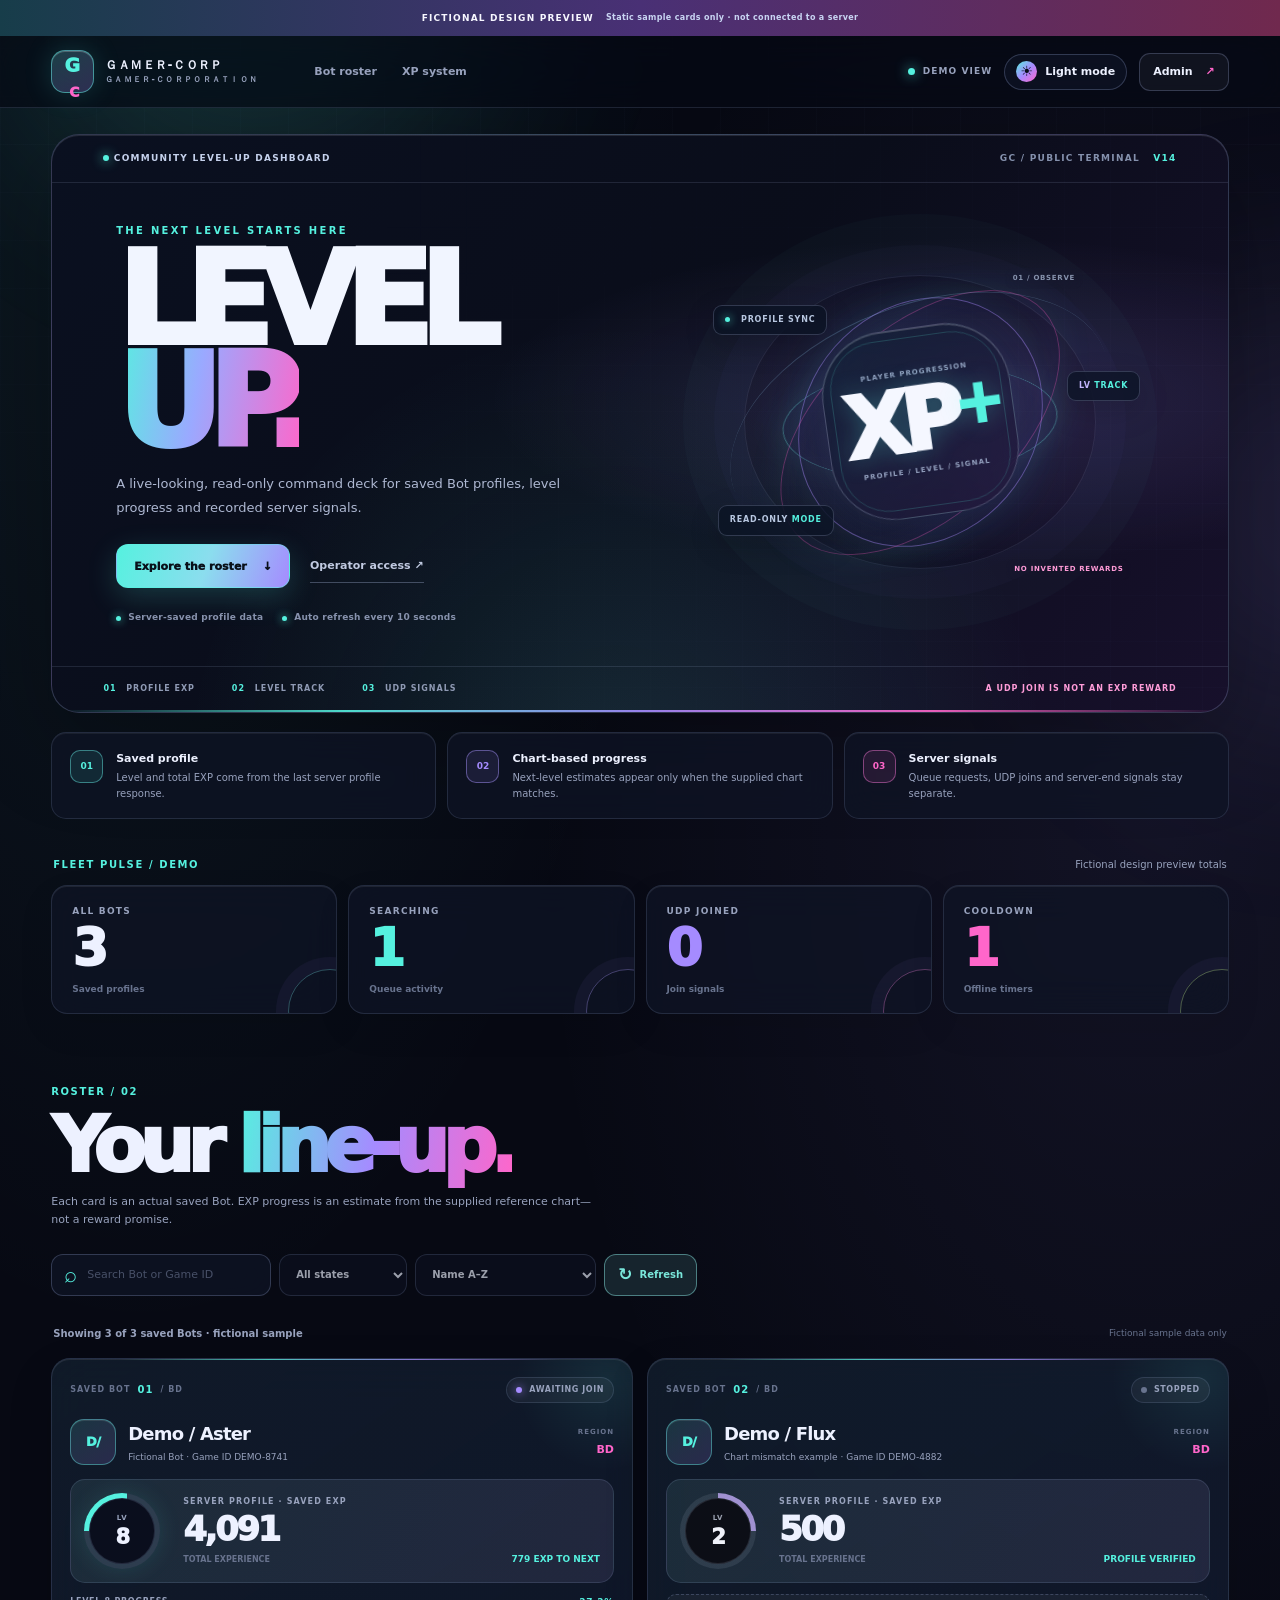
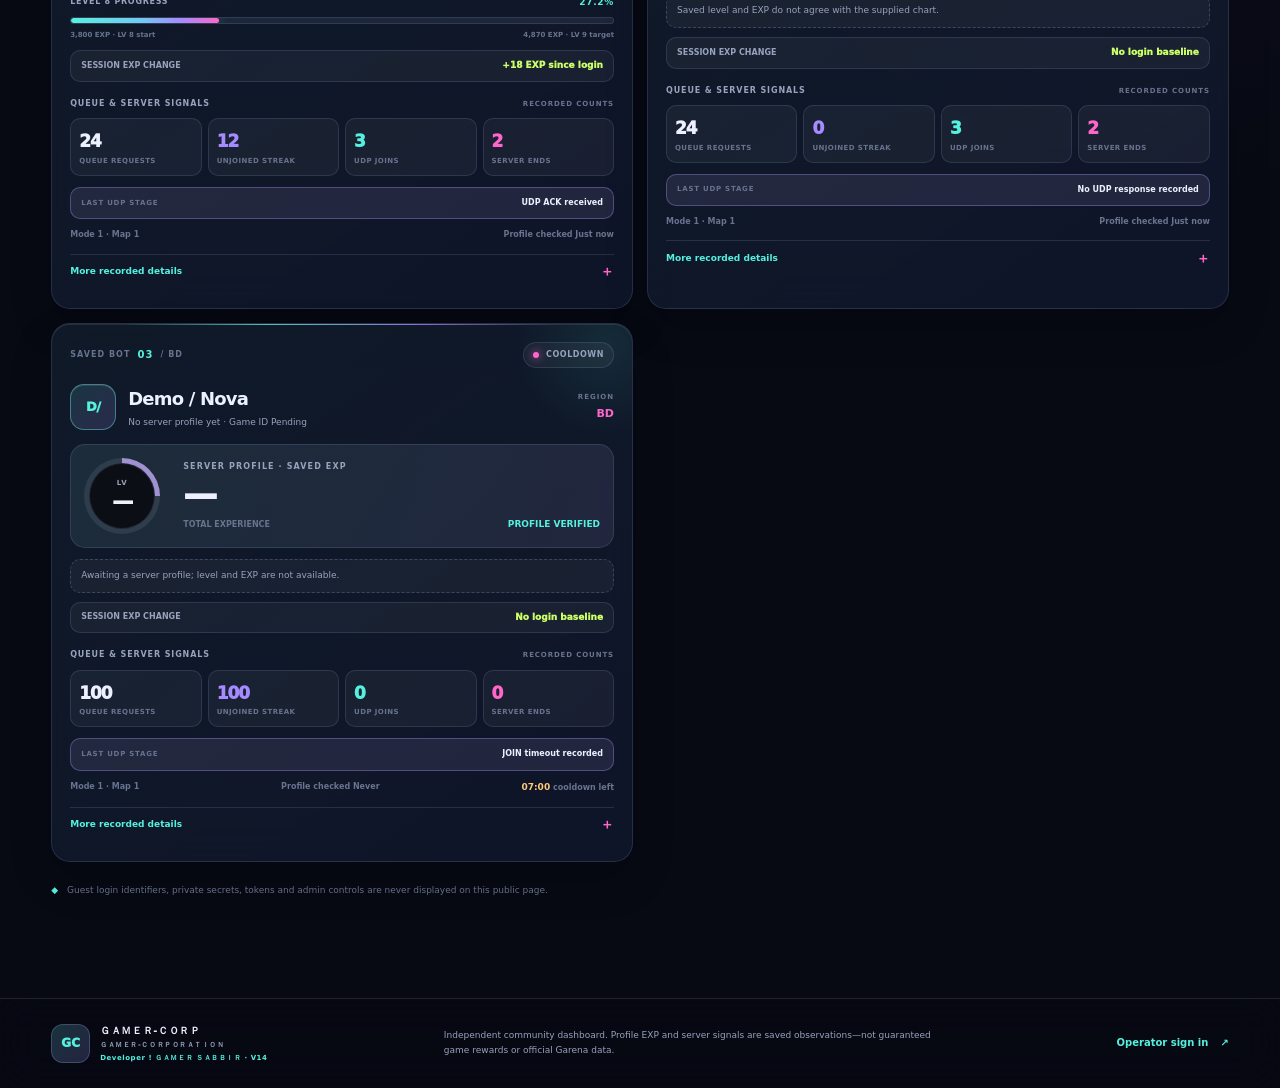
<file: USER_PAGE_LAYOUT_PREVIEW.html>
<!doctype html>
<html lang="en">
<head>
  <meta charset="utf-8">
  <meta name="viewport" content="width=device-width,initial-scale=1">
  <meta name="theme-color" content="#070913">
  <meta name="description" content="ＧＡＭＥＲ-ＣＯＲＰ read-only level and server telemetry dashboard.">
  <title>ＧＡＭＥＲ-ＣＯＲＰ / Level-Up Control Deck</title>
  <script>
/* Shared, accessible colour-mode control. Dark is the first-visit default. */
(() => {
  const key = 'gc-colour-mode';
  let stored = null;
  try { stored = localStorage.getItem(key); } catch (_) {}
  const apply = mode => {
    const current = mode === 'light' ? 'light' : 'dark';
    document.documentElement.dataset.theme = current;
    document.documentElement.style.colorScheme = current;
    document.querySelectorAll('[data-theme-toggle]').forEach(btn => {
      btn.setAttribute('aria-label', current === 'dark' ? 'Switch to light mode' : 'Switch to dark mode');
      btn.setAttribute('aria-pressed', current === 'light' ? 'true' : 'false');
      const label = btn.querySelector('[data-theme-label]');
      if (label) label.textContent = current === 'dark' ? 'Light mode' : 'Dark mode';
      const icon = btn.querySelector('[data-theme-icon]');
      if (icon) icon.textContent = current === 'dark' ? '☀' : '☾';
    });
  };
  apply(stored);
  document.addEventListener('DOMContentLoaded', () => apply(document.documentElement.dataset.theme));
  document.addEventListener('click', e => {
    const btn = e.target.closest('[data-theme-toggle]');
    if (!btn) return;
    const mode = document.documentElement.dataset.theme === 'dark' ? 'light' : 'dark';
    try { localStorage.setItem(key, mode); } catch (_) {}
    apply(mode);
  });
  window.addEventListener('storage', e => { if (e.key === key) apply(e.newValue); });
})();

</script>
<style>
/* Shared V14 colour tokens and theme control foundation. Dark is the first-visit default. */
:root,[data-theme="dark"]{
  color-scheme:dark;
  --gc-base:#070913;--gc-card:rgba(15,20,37,.76);--gc-card-alt:rgba(255,255,255,.045);
  --gc-glass:rgba(10,14,29,.78);--gc-bright:#edf1ff;--gc-dim:#98a2bd;--gc-edge:rgba(177,195,245,.14);
  --gc-cyan:#55f1df;--gc-violet:#a58bff;--gc-pink:#ff66ca;--gc-lime:#cbff67;
  --gc-shadow:0 24px 70px rgba(0,0,0,.28);
}
[data-theme="light"]{
  color-scheme:light;
  --gc-base:#edf1fa;--gc-card:rgba(255,255,255,.79);--gc-card-alt:rgba(45,55,100,.045);
  --gc-glass:rgba(248,250,255,.82);--gc-bright:#1b2038;--gc-dim:#56617f;--gc-edge:rgba(59,70,120,.14);
  --gc-cyan:#087e8d;--gc-violet:#6650cf;--gc-pink:#b63588;--gc-lime:#7a9824;
  --gc-shadow:0 18px 48px rgba(34,44,93,.1);
}
html{color-scheme:dark}
html[data-theme="light"]{color-scheme:light}

/* V14 — full Level-Up operations redesign: glass surfaces, RGB signal accents, responsive command layout. */
:root,[data-theme="dark"]{
  color-scheme:dark;
  --page:#070913;--page-2:#0a0e1d;--surface:rgba(15,20,37,.76);--surface-strong:rgba(16,22,42,.94);--surface-soft:rgba(255,255,255,.045);
  --text:#edf1ff;--muted:#98a2bd;--dim:#68738e;--line:rgba(177,195,245,.14);--line-strong:rgba(177,195,245,.23);
  --cyan:#55f1df;--violet:#a58bff;--pink:#ff66ca;--lime:#cbff67;--red:#ff788d;--amber:#ffc979;
  --gc-base:var(--page);--gc-card:var(--surface);--gc-card-alt:var(--surface-soft);--gc-bright:var(--text);--gc-dim:var(--muted);--gc-edge:var(--line);
  --gc-cyan:var(--cyan);--gc-violet:var(--violet);--gc-pink:var(--pink);--gc-lime:var(--lime);--gc-shadow:0 24px 70px rgba(0,0,0,.28);
  --sans:Inter,ui-sans-serif,system-ui,-apple-system,BlinkMacSystemFont,"Segoe UI",sans-serif;
  --r-sm:10px;--r-md:16px;--r-lg:24px;
}
[data-theme="light"]{
  color-scheme:light;
  --page:#edf1fa;--page-2:#f5f7fd;--surface:rgba(255,255,255,.79);--surface-strong:rgba(255,255,255,.95);--surface-soft:rgba(45,55,100,.045);
  --text:#1b2038;--muted:#56617f;--dim:#77819b;--line:rgba(59,70,120,.14);--line-strong:rgba(59,70,120,.24);
  --cyan:#087e8d;--violet:#6650cf;--pink:#b63588;--lime:#7a9824;--red:#b93753;--amber:#a26808;
  --gc-base:var(--page);--gc-card:var(--surface);--gc-card-alt:var(--surface-soft);--gc-bright:var(--text);--gc-dim:var(--muted);--gc-edge:var(--line);
  --gc-cyan:var(--cyan);--gc-violet:var(--violet);--gc-pink:var(--pink);--gc-lime:var(--lime);--gc-shadow:0 18px 48px rgba(34,44,93,.1);
}
*{box-sizing:border-box}
html{min-height:100%;scroll-behavior:smooth}
body{position:relative;margin:0;min-height:100vh;overflow-x:hidden;background:radial-gradient(ellipse at 11% 4%,color-mix(in srgb,var(--cyan) 7%,transparent),transparent 34%),radial-gradient(ellipse at 90% 30%,color-mix(in srgb,var(--violet) 8%,transparent),transparent 38%),var(--page);color:var(--text);font:14px/1.55 var(--sans);-webkit-font-smoothing:antialiased}
body:before{content:"";position:fixed;inset:0;z-index:0;pointer-events:none;background:linear-gradient(rgba(165,184,239,.032) 1px,transparent 1px),linear-gradient(90deg,rgba(165,184,239,.032) 1px,transparent 1px);background-size:48px 48px;mask-image:linear-gradient(180deg,rgba(0,0,0,.72),transparent 85%)}
button,input,select,textarea{font:inherit;color:inherit}
button{cursor:pointer}
button:disabled{opacity:.58;cursor:not-allowed}
a{color:inherit}
h1,h2,h3,p{margin:0}
.is-hidden{display:none!important}
.sr-only{position:absolute!important;width:1px;height:1px;padding:0;margin:-1px;overflow:hidden;clip:rect(0,0,0,0);white-space:nowrap;border:0}
::selection{background:var(--cyan);color:#08101b}
button:focus-visible,a:focus-visible,input:focus-visible,select:focus-visible,textarea:focus-visible,summary:focus-visible{outline:2px solid var(--cyan);outline-offset:3px}
.ambient{position:fixed;z-index:0;pointer-events:none;width:430px;height:430px;border-radius:50%;filter:blur(120px);opacity:.14}
.ambient-cyan{background:var(--cyan);top:-250px;left:3%}
.ambient-violet{background:var(--violet);right:-260px;top:300px;opacity:.13}
[data-theme="light"] .ambient{opacity:.08}

/* Shared components */
.eyebrow,.section-index{display:inline-flex;align-items:center;gap:9px;color:var(--cyan);font-size:10px;font-weight:900;letter-spacing:.16em;text-transform:uppercase}
.button{display:inline-flex;align-items:center;justify-content:center;gap:10px;min-height:43px;padding:10px 16px;border:1px solid transparent;border-radius:12px;font-size:12px;font-weight:850;white-space:nowrap;text-decoration:none;transition:transform .18s,border-color .18s,background .18s,box-shadow .18s}
.button:hover:not(:disabled){transform:translateY(-2px)}
.button-dark{background:linear-gradient(110deg,var(--cyan),#7ad4ed 42%,var(--violet));color:#07101a;box-shadow:0 8px 30px color-mix(in srgb,var(--cyan) 23%,transparent)}
.button-dark:hover:not(:disabled){box-shadow:0 10px 36px color-mix(in srgb,var(--violet) 34%,transparent);filter:saturate(1.1)}
.button-outline{background:var(--surface-soft);border-color:var(--line-strong);color:var(--text);backdrop-filter:blur(12px)}
.button-outline:hover:not(:disabled){border-color:var(--cyan);background:color-mix(in srgb,var(--cyan) 8%,var(--surface))}
.button-danger{background:color-mix(in srgb,var(--red) 12%,var(--surface));border:1px solid color-mix(in srgb,var(--red) 35%,var(--line));color:var(--red)}
.text-button{border:0;background:none;color:var(--cyan);font-size:12px;font-weight:850;padding:6px 0;text-decoration:none}
.text-button:hover{text-decoration:underline;text-underline-offset:4px}
.icon-button{width:38px;height:38px;display:grid;place-items:center;border:1px solid var(--line);border-radius:12px;background:var(--surface-soft);color:var(--text);font-size:16px}
.icon-button:hover{border-color:var(--cyan);color:var(--cyan)}
.theme-switch{display:inline-flex;align-items:center;gap:8px;min-height:36px;padding:6px 11px;border:1px solid var(--line-strong);border-radius:999px;background:var(--surface);color:var(--text);font-size:11px;font-weight:800;white-space:nowrap;backdrop-filter:blur(14px);transition:border .2s,transform .2s}
.theme-switch:hover{border-color:var(--cyan);transform:translateY(-1px)}
.theme-switch [data-theme-icon]{width:21px;height:21px;display:grid;place-items:center;border-radius:50%;background:linear-gradient(135deg,var(--cyan),var(--violet),var(--pink));color:#080d18;font-size:14px}
input,select,textarea{outline:none}

/* Public Level-Up page */
.public-header{position:sticky;top:0;z-index:20;min-height:72px;display:flex;align-items:center;gap:28px;padding:11px clamp(18px,4vw,64px);border-bottom:1px solid var(--line);background:color-mix(in srgb,var(--page) 70%,transparent);backdrop-filter:blur(24px) saturate(150%);-webkit-backdrop-filter:blur(24px) saturate(150%)}
.wordmark{display:flex;align-items:center;gap:11px;min-width:0;text-decoration:none}
.mark{width:43px;height:43px;display:grid;place-items:center;position:relative;border:1px solid color-mix(in srgb,var(--cyan) 45%,var(--line));border-radius:14px;background:linear-gradient(145deg,color-mix(in srgb,var(--cyan) 20%,var(--surface)),color-mix(in srgb,var(--violet) 22%,var(--surface)));box-shadow:inset 0 1px 0 rgba(255,255,255,.22),0 0 28px color-mix(in srgb,var(--cyan) 17%,transparent);font-size:19px;font-weight:950;letter-spacing:-.12em;padding-right:3px}
.mark span{color:var(--cyan)}.mark i{font-style:normal;color:var(--pink);font-size:14px;transform:translate(2px,2px)}
.wordmark-text{display:flex;flex-direction:column;gap:4px;font-size:12px;font-weight:900;letter-spacing:.04em;white-space:nowrap;line-height:1.05}
.wordmark-text small{color:var(--muted);font-size:8px;letter-spacing:.16em}
.public-nav{display:flex;align-items:center;gap:25px;margin-left:28px}
.public-nav a{color:var(--muted);font-size:11px;font-weight:800;text-decoration:none;transition:color .18s}
.public-nav a:hover{color:var(--cyan)}
.header-right{margin-left:auto;display:flex;align-items:center;gap:12px}
.connection-state{display:inline-flex;align-items:center;gap:8px;color:var(--muted);font-size:9px;font-weight:900;letter-spacing:.12em;white-space:nowrap}
.connection-state i,.signal-dot,.hero-trust-row i,.signal-tag i{width:7px;height:7px;display:inline-block;border-radius:50%;background:var(--amber);box-shadow:0 0 13px color-mix(in srgb,var(--amber) 65%,transparent)}
.connection-state.is-online i{background:var(--cyan);box-shadow:0 0 13px var(--cyan)}
.connection-state.is-error i{background:var(--red);box-shadow:0 0 13px var(--red)}
.admin-entry{min-height:38px;display:inline-flex;align-items:center;gap:13px;padding:0 13px;border:1px solid var(--line-strong);border-radius:11px;background:var(--surface-soft);font-size:11px;font-weight:900;text-decoration:none;white-space:nowrap;transition:border .18s,background .18s}
.admin-entry:hover{border-color:var(--pink);background:color-mix(in srgb,var(--pink) 8%,var(--surface))}
.admin-entry span{color:var(--pink)}
.site-frame{position:relative;z-index:1;max-width:1510px;margin:0 auto;padding:26px clamp(16px,4vw,64px) 80px}
.hero{min-height:490px;position:relative;overflow:hidden;border:1px solid var(--line-strong);border-radius:28px;background:radial-gradient(ellipse at 78% 46%,color-mix(in srgb,var(--violet) 17%,transparent),transparent 37%),radial-gradient(ellipse at 48% 112%,color-mix(in srgb,var(--cyan) 12%,transparent),transparent 50%),linear-gradient(130deg,#0a1020 0%,#0a0d1a 50%,#17102b 100%);box-shadow:0 32px 90px rgba(0,0,0,.25),inset 0 1px 0 rgba(255,255,255,.11);color:#f1f5ff}
[data-theme="light"] .hero{background:radial-gradient(ellipse at 78% 46%,rgba(102,80,207,.16),transparent 40%),radial-gradient(ellipse at 46% 112%,rgba(8,126,141,.14),transparent 50%),linear-gradient(130deg,#f4f7ff,#e9f2f7 54%,#f2eafc);color:#1b2038}
.hero:after{content:"";position:absolute;inset:auto 0 0;height:2px;background:linear-gradient(90deg,transparent,var(--cyan),var(--violet),var(--pink),transparent);opacity:.9}
.hero-grid{position:absolute;inset:0;opacity:.36;pointer-events:none;background:linear-gradient(rgba(172,192,247,.05) 1px,transparent 1px),linear-gradient(90deg,rgba(172,192,247,.05) 1px,transparent 1px);background-size:46px 46px;mask-image:linear-gradient(100deg,transparent 10%,#000 100%)}
.hero-topline,.hero-main,.hero-bottomline{position:relative;z-index:1}
.hero-topline{min-height:48px;display:flex;justify-content:space-between;align-items:center;gap:16px;padding:0 clamp(22px,4vw,54px);border-bottom:1px solid rgba(194,208,255,.12);color:#aab4cf;font-size:9px;font-weight:900;letter-spacing:.14em}
.hero-kicker{color:#c5d1ec}.hero-kicker .signal-dot{width:6px;height:6px;background:var(--cyan);box-shadow:0 0 12px var(--cyan)}
.hero-ref{color:#8591ad}.hero-ref b{margin-left:9px;color:var(--cyan);font:800 9px/1 var(--sans)}
.hero-main{min-height:380px;display:grid;grid-template-columns:minmax(0,1.05fr) minmax(340px,.95fr);align-items:center;gap:22px;padding:22px clamp(24px,5vw,72px) 27px}
.hero-copy{padding:18px 0 14px}
.hero-eyebrow{color:var(--cyan);font-size:10px;font-weight:900;letter-spacing:.23em}
.hero h1{margin:11px 0 18px;font-size:clamp(72px,10vw,142px);line-height:.8;font-weight:950;letter-spacing:-.105em}
.hero h1 em{font-style:normal;color:transparent;background:linear-gradient(100deg,var(--cyan),#9aa9ff 44%,var(--pink));background-clip:text;-webkit-background-clip:text}
.hero-description{max-width:475px;color:#aeb8d2;font-size:13px;line-height:1.8}
[data-theme="light"] .hero-description,[data-theme="light"] .hero-topline{color:#596681}
.hero-actions{display:flex;align-items:center;gap:20px;flex-wrap:wrap;margin-top:25px}
.jump-link{min-height:44px;display:inline-flex;align-items:center;gap:16px;padding:0 17px;border:1px solid color-mix(in srgb,var(--cyan) 46%,transparent);border-radius:12px;background:linear-gradient(110deg,var(--cyan),#8bddee 52%,var(--violet));color:#091019;font-size:11px;font-weight:950;text-decoration:none;box-shadow:0 9px 30px color-mix(in srgb,var(--cyan) 19%,transparent);transition:transform .18s,filter .18s}
.jump-link:hover{transform:translateY(-2px);filter:brightness(1.08)}
.hero-secondary{font-size:11px;font-weight:850;color:#c1cae1;text-decoration:none;border-bottom:1px solid rgba(190,205,245,.3);padding:8px 0}
.hero-secondary:hover{color:var(--cyan);border-color:var(--cyan)}
.hero-trust-row{display:flex;gap:19px;flex-wrap:wrap;margin-top:23px;color:#8792ad;font-size:9px;font-weight:800;letter-spacing:.025em}
.hero-trust-row span{display:inline-flex;align-items:center;gap:7px}.hero-trust-row i{width:5px;height:5px;background:var(--cyan);box-shadow:0 0 9px var(--cyan)}
.hero-visual{position:relative;width:min(440px,100%);aspect-ratio:1.2;margin:0 auto;display:grid;place-items:center;isolation:isolate}
.hero-visual:before{content:"";position:absolute;inset:10%;border:1px solid rgba(186,202,255,.1);border-radius:50%;box-shadow:0 0 0 30px rgba(144,124,255,.025),0 0 0 61px rgba(92,232,228,.018)}
.visual-orbit{position:absolute;inset:18%;border:1px solid rgba(111,237,229,.37);border-radius:50%;box-shadow:0 0 40px rgba(78,222,218,.07),inset 0 0 28px rgba(115,121,255,.05)}
.orbit-a{transform:rotateX(62deg) rotateZ(-24deg);animation:orbit-float 17s linear infinite}
.orbit-b{inset:14% 24%;transform:rotate(41deg);border-color:rgba(171,140,255,.43);animation:orbit-float 23s linear infinite reverse}
.orbit-c{inset:24% 12%;transform:rotate(-42deg);border-color:rgba(255,96,199,.30);animation:orbit-float 29s linear infinite}
.visual-scanline{position:absolute;inset:18% 5%;border-radius:50%;border-top:1px solid rgba(159,216,255,.22);transform:rotate(-21deg)}
.visual-core{width:43%;aspect-ratio:1;display:flex;align-items:center;justify-content:center;flex-direction:column;gap:5px;border:1px solid rgba(206,229,255,.25);border-radius:34%;background:linear-gradient(145deg,rgba(17,34,57,.76),rgba(37,24,65,.6));box-shadow:inset 0 1px 0 rgba(255,255,255,.18),0 0 68px rgba(89,153,255,.16);backdrop-filter:blur(18px);transform:rotate(-8deg)}
.visual-core:before{content:"";position:absolute;inset:8px;border:1px solid rgba(92,241,222,.18);border-radius:28%}
.visual-core>*{position:relative}
.core-overline{color:#91a1bf;font-size:7px;font-weight:900;letter-spacing:.15em}
.visual-core strong{font-size:clamp(45px,7vw,86px);line-height:.9;font-weight:950;letter-spacing:-.1em;color:#f5f7ff;text-shadow:0 0 24px rgba(85,241,223,.26)}
.visual-core strong span{color:var(--cyan);font-size:.7em;vertical-align:top}
.visual-core small{color:#95a2c0;font-size:7px;font-weight:900;letter-spacing:.16em}
.visual-chip,.visual-axis{position:absolute;z-index:2;border:1px solid rgba(192,209,247,.2);border-radius:9px;background:rgba(11,18,35,.72);box-shadow:0 10px 30px rgba(0,0,0,.17);backdrop-filter:blur(16px);color:#b8c7e0;font-size:8px;font-weight:900;letter-spacing:.1em;white-space:nowrap}
.visual-chip{padding:8px 11px}.visual-chip b{color:var(--cyan)}.visual-chip i{display:inline-block;width:5px;height:5px;margin-right:7px;border-radius:50%;background:var(--cyan);box-shadow:0 0 9px var(--cyan)}
.chip-one{top:18%;left:3%}.chip-two{right:0;top:36%;color:#c4b6ff}.chip-three{bottom:19%;left:4%}
.visual-axis{padding:5px 8px;border:0;background:transparent;box-shadow:none;color:#8793ad;font-size:7px}.axis-top{top:8%;right:13%}.axis-bottom{bottom:7%;right:2%;color:#ff9bd7}
.hero-bottomline{min-height:46px;display:flex;align-items:center;gap:clamp(14px,3vw,37px);padding:0 clamp(22px,4vw,54px);border-top:1px solid rgba(194,208,255,.12);color:#8f9ab4;font-size:8px;font-weight:900;letter-spacing:.12em}
.hero-bottomline b{margin-right:6px;color:var(--cyan)}.hero-bottom-note{margin-left:auto;color:#ff9cd9}
@keyframes orbit-float{to{transform:rotate(336deg)}}
.intel-strip{display:grid;grid-template-columns:repeat(3,1fr);gap:11px;padding:19px 0 4px}
.intel-strip article{display:flex;gap:13px;align-items:flex-start;padding:17px 18px;border:1px solid var(--line);border-radius:15px;background:var(--surface);box-shadow:inset 0 1px 0 rgba(255,255,255,.06);backdrop-filter:blur(16px)}
.intel-icon{flex:0 0 33px;height:33px;display:grid;place-items:center;border:1px solid color-mix(in srgb,var(--cyan) 38%,var(--line));border-radius:10px;background:color-mix(in srgb,var(--cyan) 10%,transparent);color:var(--cyan);font:900 9px/1 var(--sans)}
.intel-strip article:nth-child(2) .intel-icon{border-color:color-mix(in srgb,var(--violet) 38%,var(--line));background:color-mix(in srgb,var(--violet) 10%,transparent);color:var(--violet)}
.intel-strip article:nth-child(3) .intel-icon{border-color:color-mix(in srgb,var(--pink) 38%,var(--line));background:color-mix(in srgb,var(--pink) 10%,transparent);color:var(--pink)}
.intel-strip strong{display:block;font-size:11px;font-weight:900}.intel-strip p{margin-top:3px;color:var(--muted);font-size:10px;line-height:1.55}
.status-section{padding-top:34px}
.section-caption{display:flex;justify-content:space-between;align-items:center;gap:12px;padding:0 2px 12px;color:var(--muted);font-size:10px}
.section-caption>span:last-child{font-size:10px}
.public-metrics{display:grid;grid-template-columns:repeat(4,minmax(0,1fr));gap:11px}
.metric{min-width:0;position:relative;overflow:hidden;padding:19px 20px 16px;border:1px solid var(--line);border-radius:16px;background:var(--surface);box-shadow:inset 0 1px 0 rgba(255,255,255,.08),0 14px 36px rgba(0,0,0,.08);backdrop-filter:blur(18px)}
.metric:after{content:"";position:absolute;width:82px;height:82px;right:-36px;bottom:-40px;border:1px solid color-mix(in srgb,var(--cyan) 20%,var(--line));border-radius:50%;box-shadow:0 0 0 12px color-mix(in srgb,var(--violet) 5%,transparent)}
.metric:nth-child(2):after{border-color:color-mix(in srgb,var(--violet) 24%,var(--line))}.metric:nth-child(3):after{border-color:color-mix(in srgb,var(--pink) 25%,var(--line))}.metric:nth-child(4):after{border-color:color-mix(in srgb,var(--lime) 24%,var(--line))}
.metric>span{display:block;color:var(--muted);font-size:9px;font-weight:900;letter-spacing:.14em}
.metric strong{display:block;margin-top:5px;font-size:clamp(34px,4vw,53px);line-height:1;font-weight:950;letter-spacing:-.08em;color:var(--text)}
.metric small{display:block;margin-top:8px;color:var(--dim);font-size:9px;font-weight:750}
.metric:nth-child(2) strong{color:var(--cyan)}.metric:nth-child(3) strong{color:var(--violet)}.metric:nth-child(4) strong{color:var(--pink)}
.fleet-section{padding:66px 0 20px;scroll-margin-top:92px}
.fleet-heading{display:flex;justify-content:space-between;align-items:flex-end;gap:24px;flex-wrap:wrap}
.fleet-title-block{max-width:570px}
.fleet-heading h2{margin:7px 0 9px;font-size:clamp(43px,6vw,77px);font-weight:950;line-height:.98;letter-spacing:-.09em}
.fleet-heading h2 em{color:transparent;font-style:normal;background:linear-gradient(100deg,var(--cyan),var(--violet),var(--pink));background-clip:text;-webkit-background-clip:text}
.fleet-heading p{max-width:540px;color:var(--muted);font-size:11px;line-height:1.7}
.roster-controls{display:flex;align-items:center;justify-content:flex-end;gap:8px;flex-wrap:wrap}
.search{height:42px;min-width:220px;display:flex;align-items:center;gap:8px;padding:0 12px;border:1px solid var(--line-strong);border-radius:12px;background:var(--surface);backdrop-filter:blur(16px)}
.search>span{color:var(--cyan);font-size:22px;line-height:1}.search input{width:100%;min-width:0;border:0;background:transparent;color:var(--text);font-size:11px}.search input::placeholder{color:var(--dim)}
.select-wrap select,.directory-toolbar select,.bulk-toolbar select,.log-filters select,.inline-fields select{height:42px;max-width:190px;padding:0 31px 0 12px;border:1px solid var(--line-strong);border-radius:12px;background-color:var(--surface);color:var(--text);font-size:10px;font-weight:800;backdrop-filter:blur(16px)}
.select-wrap select:focus,.directory-toolbar select:focus,.bulk-toolbar select:focus,.log-filters select:focus{border-color:var(--cyan)}
.refresh-button{height:42px;display:inline-flex;align-items:center;gap:7px;padding:0 13px;border:1px solid color-mix(in srgb,var(--cyan) 40%,var(--line));border-radius:12px;background:color-mix(in srgb,var(--cyan) 9%,var(--surface));color:var(--cyan);font-size:10px;font-weight:900;white-space:nowrap}
.refresh-button:hover{background:color-mix(in srgb,var(--cyan) 15%,var(--surface))}.refresh-button span{font-size:17px;line-height:1}
.roster-meta{min-height:48px;display:flex;align-items:center;justify-content:space-between;gap:15px;margin-top:14px;padding:0 2px}
.bot-results{color:var(--muted);font-size:10px;font-weight:800}.last-updated{color:var(--dim);font-size:9px}
.fleet-grid{display:grid;grid-template-columns:repeat(2,minmax(0,1fr));gap:14px}
.empty{grid-column:1/-1;min-height:190px;display:flex;align-items:center;justify-content:center;flex-direction:column;gap:8px;padding:30px;border:1px dashed var(--line-strong);border-radius:20px;background:var(--surface);color:var(--muted);text-align:center}
.empty strong{color:var(--text);font-size:14px}.empty span:last-child{font-size:11px}.empty-orbit{color:var(--cyan);font-size:28px;text-shadow:0 0 24px var(--cyan)}
.bot-card{--card-accent:var(--cyan);min-width:0;position:relative;overflow:hidden;display:flex;flex-direction:column;padding:18px;border:1px solid var(--line);border-radius:19px;background:linear-gradient(145deg,color-mix(in srgb,var(--card-accent) 4%,var(--surface)),var(--surface-strong));box-shadow:inset 0 1px 0 rgba(255,255,255,.09),0 18px 45px rgba(0,0,0,.13);backdrop-filter:blur(22px) saturate(135%);transition:transform .2s,border-color .2s,box-shadow .2s}
.bot-card:before{content:"";position:absolute;top:0;left:12%;right:12%;height:1px;background:linear-gradient(90deg,transparent,var(--card-accent),var(--violet),transparent);opacity:.76}
.bot-card:after{content:"";position:absolute;top:-75px;right:-70px;width:190px;height:190px;border-radius:50%;background:radial-gradient(circle,color-mix(in srgb,var(--card-accent) 9%,transparent),transparent 68%);pointer-events:none}
.bot-card:hover{transform:translateY(-3px);border-color:color-mix(in srgb,var(--card-accent) 48%,var(--line));box-shadow:inset 0 1px 0 rgba(255,255,255,.12),0 25px 60px rgba(0,0,0,.22)}
.card-head{position:relative;z-index:1;display:flex;align-items:center;justify-content:space-between;gap:10px}
.bot-id{display:inline-flex;align-items:center;gap:7px;color:var(--dim);font-size:8px;font-weight:900;letter-spacing:.13em}.bot-id strong{color:var(--cyan);font-size:10px}
.state-badge,.bot-status{max-width:100%;display:inline-flex;align-items:center;gap:7px;padding:6px 9px;border:1px solid var(--line);border-radius:999px;background:var(--surface-soft);color:var(--muted);font-size:8px;font-weight:900;letter-spacing:.07em;white-space:nowrap}
.state-badge i,.bot-status i{width:6px;height:6px;flex:none;border-radius:50%;background:var(--cyan);box-shadow:0 0 10px var(--cyan)}
.bot-status[data-status="cooldown"] i,.state-badge[data-status="cooldown"] i{background:var(--pink);box-shadow:0 0 10px var(--pink)}
.bot-status[data-status="error"] i,.state-badge[data-status="error"] i{background:var(--red);box-shadow:0 0 10px var(--red)}
.bot-status[data-status="in_match"] i,.state-badge[data-status="in_match"] i{background:var(--lime);box-shadow:0 0 10px var(--lime)}
.bot-status[data-status="inactive"] i,.state-badge[data-status="inactive"] i{background:var(--dim);box-shadow:none}
.bot-status[data-status="searching_match"] i,.state-badge[data-status="searching_match"] i{background:var(--violet);box-shadow:0 0 10px var(--violet)}
.bot-player{position:relative;z-index:1;display:flex;align-items:center;gap:12px;margin:16px 0 14px}
.bot-avatar{flex:0 0 46px;height:46px;display:grid;place-items:center;border:1px solid color-mix(in srgb,var(--cyan) 35%,var(--line));border-radius:14px;background:linear-gradient(145deg,color-mix(in srgb,var(--cyan) 15%,var(--surface)),color-mix(in srgb,var(--violet) 18%,var(--surface)));color:var(--cyan);font-size:13px;font-weight:950;letter-spacing:-.05em;box-shadow:inset 0 1px 0 rgba(255,255,255,.1)}
.bot-identity{min-width:0;flex:1}.bot-identity h3{overflow:hidden;text-overflow:ellipsis;white-space:nowrap;font-size:18px;font-weight:900;letter-spacing:-.045em}.bot-identity p{overflow:hidden;text-overflow:ellipsis;white-space:nowrap;margin-top:3px;color:var(--muted);font-size:9px}
.bot-region{min-width:58px;text-align:right}.bot-region span{display:block;color:var(--dim);font-size:7px;font-weight:900;letter-spacing:.14em}.bot-region strong{display:block;margin-top:3px;color:var(--pink);font-size:11px;font-weight:900}
.xp-stage{position:relative;z-index:1;display:grid;grid-template-columns:84px minmax(0,1fr);align-items:center;gap:15px;padding:13px;border:1px solid var(--line);border-radius:15px;background:linear-gradient(110deg,color-mix(in srgb,var(--cyan) 5%,var(--surface-soft)),color-mix(in srgb,var(--violet) 6%,var(--surface-soft)))}
.level-orb{--progress:0%;width:76px;height:76px;display:grid;place-items:center;position:relative;border-radius:50%;background:conic-gradient(from -90deg,var(--cyan) 0 var(--progress),rgba(143,159,194,.15) var(--progress) 100%);box-shadow:0 0 23px color-mix(in srgb,var(--cyan) 12%,transparent)}
.level-orb:before{content:"";position:absolute;inset:5px;border:1px solid var(--line);border-radius:50%;background:var(--page-2)}
.level-orb>span{position:relative;display:flex;align-items:center;flex-direction:column;line-height:1}
.level-orb small{color:var(--muted);font-size:7px;font-weight:900;letter-spacing:.13em}.level-orb b{margin-top:5px;font-size:21px;font-weight:950;letter-spacing:-.06em;color:var(--text)}
.level-orb.is-unavailable{background:conic-gradient(var(--violet) 0 25%,rgba(143,159,194,.15) 25% 100%);box-shadow:none;filter:saturate(.55)}
.profile-data{min-width:0}.xp-label{display:block;color:var(--muted);font-size:8px;font-weight:900;letter-spacing:.14em}.exp-total{display:block;overflow:hidden;margin-top:3px;color:var(--text);font-size:clamp(24px,3vw,34px);font-weight:950;letter-spacing:-.07em;line-height:1.08;text-overflow:ellipsis;white-space:nowrap}.exp-subline{display:flex;align-items:baseline;justify-content:space-between;gap:10px;margin-top:5px}.exp-subline small{color:var(--dim);font-size:8px;font-weight:800}.exp-subline strong{color:var(--cyan);font-size:9px;font-weight:900;text-align:right}
.level-track-wrap{position:relative;z-index:1;margin-top:13px}.level-track-head{display:flex;justify-content:space-between;gap:10px;margin-bottom:7px;color:var(--muted);font-size:8px;font-weight:900;letter-spacing:.09em}.level-track-head b{color:var(--cyan);font-size:9px}
.level-track{height:7px;overflow:hidden;border:1px solid var(--line);border-radius:999px;background:rgba(133,148,185,.12)}.level-track>span{display:block;height:100%;border-radius:inherit;background:linear-gradient(90deg,var(--cyan),#72c9f3 48%,var(--violet),var(--pink));box-shadow:0 0 13px color-mix(in srgb,var(--cyan) 42%,transparent);transition:width .6s ease}
.level-markers{display:flex;justify-content:space-between;gap:8px;margin-top:6px;color:var(--dim);font-size:7px;font-weight:750}.level-markers span{min-width:0}.level-markers span:last-child{text-align:right}
.level-unavailable{position:relative;z-index:1;margin-top:11px;padding:9px 10px;border:1px dashed var(--line-strong);border-radius:10px;background:var(--surface-soft);color:var(--muted);font-size:9px;line-height:1.5}
.bot-stats-title{display:flex;align-items:center;justify-content:space-between;gap:10px;margin:16px 0 8px;color:var(--muted);font-size:8px;font-weight:900;letter-spacing:.11em}.bot-stats-title b{color:var(--dim);font-size:7px}
.telemetry-grid{position:relative;z-index:1;display:grid;grid-template-columns:repeat(4,minmax(0,1fr));gap:6px}
.telemetry-cell{min-width:0;padding:9px 8px;border:1px solid var(--line);border-radius:10px;background:var(--surface-soft)}
.telemetry-cell strong{display:block;overflow:hidden;color:var(--text);font-size:17px;font-weight:950;letter-spacing:-.06em;text-overflow:ellipsis;white-space:nowrap}
.telemetry-cell small{display:block;margin-top:2px;color:var(--dim);font-size:7px;font-weight:850;letter-spacing:.06em;line-height:1.3}
.telemetry-cell:nth-child(2) strong{color:var(--violet)}.telemetry-cell:nth-child(3) strong{color:var(--cyan)}.telemetry-cell:nth-child(4) strong{color:var(--pink)}
.session-row{position:relative;z-index:1;display:flex;justify-content:space-between;align-items:center;gap:12px;margin-top:9px;padding:8px 10px;border:1px solid var(--line);border-radius:10px;background:var(--surface-soft);color:var(--muted);font-size:8px;font-weight:800}
.session-row strong{color:var(--lime);font-size:9px;font-weight:950}
.phase-strip{position:relative;z-index:1;display:flex;align-items:center;justify-content:space-between;gap:10px;margin-top:11px;padding:9px 10px;border:1px solid color-mix(in srgb,var(--violet) 24%,var(--line));border-radius:10px;background:color-mix(in srgb,var(--violet) 6%,var(--surface-soft))}
.phase-strip span{color:var(--dim);font-size:7px;font-weight:900;letter-spacing:.11em}.phase-strip strong{overflow:hidden;color:var(--text);font-size:8px;font-weight:850;text-align:right;text-overflow:ellipsis;white-space:nowrap}
.bot-foot{position:relative;z-index:1;display:flex;align-items:center;justify-content:space-between;gap:8px;flex-wrap:wrap;margin-top:10px;color:var(--dim);font-size:8px;font-weight:750}
.bot-foot b{color:var(--amber);font-size:9px;font-weight:900}
.card-details{position:relative;z-index:1;margin-top:12px;border-top:1px solid var(--line)}
.card-details summary{display:flex;align-items:center;justify-content:space-between;gap:10px;min-height:35px;color:var(--cyan);font-size:9px;font-weight:850;cursor:pointer;list-style:none}
.card-details summary::-webkit-details-marker{display:none}.card-details summary:after{content:"＋";color:var(--pink);font-size:14px}.card-details[open] summary:after{content:"−"}
.detail-pairs{display:grid;grid-template-columns:repeat(2,minmax(0,1fr));gap:6px;padding-bottom:4px}
.detail-pairs>div{min-width:0;padding:8px 9px;border:1px solid var(--line);border-radius:9px;background:var(--surface-soft)}
.detail-pairs dt{color:var(--dim);font-size:7px;font-weight:850;letter-spacing:.06em}.detail-pairs dd{overflow:hidden;margin:3px 0 0;color:var(--text);font-size:9px;font-weight:800;text-overflow:ellipsis;white-space:nowrap}
.privacy-note{display:flex;align-items:center;gap:9px;margin-top:22px;color:var(--dim);font-size:9px;line-height:1.55}.privacy-note span{color:var(--cyan)}
.public-footer{position:relative;z-index:1;display:flex;justify-content:space-between;align-items:center;gap:25px;padding:24px clamp(18px,4vw,64px);border-top:1px solid var(--line);background:color-mix(in srgb,var(--page) 76%,transparent);backdrop-filter:blur(20px)}
.footer-brand{display:flex;align-items:center;gap:10px;min-width:230px}.footer-mark{width:39px;height:39px;display:grid;place-items:center;border:1px solid var(--line-strong);border-radius:12px;background:linear-gradient(135deg,color-mix(in srgb,var(--cyan) 15%,var(--surface)),color-mix(in srgb,var(--violet) 15%,var(--surface)));color:var(--cyan);font-size:12px;font-weight:950}
.footer-brand div{display:flex;flex-direction:column;gap:2px}.footer-brand strong{font-size:10px;letter-spacing:.06em}.footer-brand small{color:var(--muted);font-size:7px;font-weight:800;letter-spacing:.08em}.footer-brand small:last-child{color:var(--cyan)}
.public-footer>p{max-width:510px;color:var(--muted);font-size:9px;line-height:1.65}.public-footer>a{display:inline-flex;gap:12px;align-items:center;color:var(--cyan);font-size:10px;font-weight:900;text-decoration:none;white-space:nowrap}.public-footer>a:hover{color:var(--pink)}

/* Private operator workspace */
.no-script-warning{padding:13px 18px;background:var(--red);color:#fff;font-weight:850;text-align:center}
.login-screen{position:relative;z-index:1;min-height:100vh;display:grid;grid-template-columns:minmax(390px,.95fr) minmax(450px,1.05fr);background:var(--page)}
.login-art{min-height:100vh;position:relative;overflow:hidden;display:flex;flex-direction:column;padding:clamp(24px,4vw,56px);border-right:1px solid var(--line);background:radial-gradient(ellipse at 54% 45%,rgba(97,85,206,.23),transparent 40%),radial-gradient(ellipse at 10% 90%,rgba(56,221,212,.12),transparent 43%),linear-gradient(140deg,#0b1325,#090b18 55%,#1a0d2c);color:#e9eeff}
.login-art:before{content:"";position:absolute;inset:0;background:linear-gradient(rgba(184,202,255,.045) 1px,transparent 1px),linear-gradient(90deg,rgba(184,202,255,.045) 1px,transparent 1px);background-size:42px 42px;mask-image:linear-gradient(160deg,#000,transparent 82%);pointer-events:none}
.login-art-top,.login-art-bottom{position:relative;z-index:1;display:flex;align-items:center;justify-content:space-between;gap:16px;color:#a8b4d1;font-size:8px;font-weight:900;letter-spacing:.13em}
.brand-mark-large{font-size:19px;font-weight:950;letter-spacing:-.1em;color:var(--cyan)}.brand-mark-large span{color:var(--pink)}
.login-art-center{position:relative;flex:1;display:grid;place-items:center;min-height:330px;isolation:isolate}
.login-orbit{position:absolute;width:min(68%,410px);aspect-ratio:1;border:1px solid rgba(116,234,227,.25);border-radius:50%;box-shadow:0 0 0 34px rgba(121,108,255,.035),0 0 0 35px rgba(142,151,240,.13),inset 0 0 55px rgba(86,156,234,.08)}
.login-orbit-one{transform:rotateX(62deg) rotateZ(-23deg);animation:orbit-float 23s linear infinite}.login-orbit-two{width:min(80%,480px);border-color:rgba(171,126,255,.24);transform:rotateX(58deg) rotateZ(47deg);animation:orbit-float 31s linear infinite reverse}.login-orbit-three{width:min(51%,310px);border-color:rgba(255,102,202,.24);transform:rotate(33deg)}
.login-art-core{position:relative;z-index:1;width:185px;height:185px;display:flex;align-items:center;justify-content:center;flex-direction:column;border:1px solid rgba(202,222,255,.27);border-radius:39px;background:linear-gradient(145deg,rgba(28,44,78,.63),rgba(44,25,69,.62));box-shadow:inset 0 1px 0 rgba(255,255,255,.18),0 0 80px rgba(106,113,255,.22);backdrop-filter:blur(17px);transform:rotate(-7deg)}
.login-art-core:before{content:"";position:absolute;inset:10px;border:1px solid rgba(91,241,222,.2);border-radius:30px}.login-art-core>*{position:relative}.login-art-core small,.login-art-core em{color:#a8b5d2;font-size:8px;font-style:normal;font-weight:900;letter-spacing:.17em}.login-art-core strong{font-size:76px;line-height:1;font-weight:950;letter-spacing:-.12em}.login-art-core strong span{color:var(--cyan)}.login-art-core em{color:var(--pink);margin-top:8px}
.orbit-label{position:absolute;padding:7px 10px;border:1px solid rgba(194,213,255,.19);border-radius:8px;background:rgba(8,16,33,.67);color:#bec9e2;font-size:8px;font-weight:900;letter-spacing:.1em;backdrop-filter:blur(14px)}.orbit-label-a{top:20%;left:7%}.orbit-label-b{right:5%;top:39%;color:#c6adff}.orbit-label-c{left:14%;bottom:19%;color:#91f0dc}
.login-art-bottom{align-items:flex-end;padding-top:18px;border-top:1px solid rgba(191,207,243,.15)}.login-art-bottom strong{color:#e5ebfa}.login-art-bottom span{color:#8693af;font-size:7px;text-align:right}
.login-content{min-width:0;min-height:100vh;display:flex;flex-direction:column;justify-content:space-between;padding:27px clamp(24px,5vw,72px);background:radial-gradient(ellipse at 93% 10%,color-mix(in srgb,var(--violet) 8%,transparent),transparent 35%),var(--page-2)}
.login-top{display:flex;justify-content:space-between;align-items:center;gap:12px}.quiet-link{color:var(--muted);font-size:11px;font-weight:800;text-decoration:none}.quiet-link:hover{color:var(--cyan)}
.login-box{width:min(100%,475px);margin:auto;padding:clamp(22px,3vw,38px);border:1px solid var(--line-strong);border-radius:24px;background:var(--surface);box-shadow:var(--gc-shadow),inset 0 1px 0 rgba(255,255,255,.09);backdrop-filter:blur(22px) saturate(130%)}
.login-label-row{display:flex;align-items:center;justify-content:space-between;gap:12px}.build-tag{padding:4px 7px;border:1px solid var(--line);border-radius:7px;color:var(--cyan);font:850 8px/1 var(--sans)}
.login-brand-full{margin-top:20px;color:var(--muted);font-size:8px;font-weight:900;letter-spacing:.11em}.login-brand-full span{color:var(--dim)}
.login-box h1{margin:10px 0 10px;font-size:clamp(46px,6vw,73px);font-weight:950;line-height:.92;letter-spacing:-.09em}.login-box h1 em{font-style:normal;color:transparent;background:linear-gradient(95deg,var(--cyan),var(--violet),var(--pink));background-clip:text;-webkit-background-clip:text}
.login-box>p{margin-bottom:23px;color:var(--muted);font-size:11px;line-height:1.7}.form-stack{display:grid;gap:13px}.form-stack label{display:grid;gap:6px;color:var(--muted);font-size:9px;font-weight:850;letter-spacing:.025em}.form-stack input,.form-stack select,.form-stack textarea{width:100%;min-height:42px;padding:10px 12px;border:1px solid var(--line-strong);border-radius:11px;background:rgba(5,10,23,.45);color:var(--text);font-size:11px;outline:none;transition:border .18s,box-shadow .18s}.form-stack textarea{min-height:112px;resize:vertical}.form-stack input::placeholder,.form-stack textarea::placeholder{color:var(--dim)}.form-stack input:focus,.form-stack select:focus,.form-stack textarea:focus{border-color:var(--cyan);box-shadow:0 0 0 3px color-mix(in srgb,var(--cyan) 12%,transparent)}.login-box .button{width:100%;margin-top:3px;justify-content:space-between}.inline-error{min-height:3px;color:var(--red);font-size:10px;font-weight:800}.login-status{margin-top:-7px;color:var(--muted);font-size:9px}.login-status.is-error{color:var(--red)}
.login-security{display:flex;gap:10px;align-items:flex-start;padding:11px;border:1px solid var(--line);border-radius:11px;background:var(--surface-soft)}.security-icon{color:var(--cyan);font-size:11px}.login-security p{color:var(--muted);font-size:8px;line-height:1.55}.admin-help{padding:10px;border:1px solid var(--line);border-radius:10px;background:var(--surface-soft);color:var(--muted);font-size:8px;line-height:1.6}.admin-help summary{color:var(--cyan);font-weight:850;cursor:pointer}.admin-help p{margin-top:7px}.admin-help code{color:var(--pink);font:800 8px var(--sans);overflow-wrap:anywhere}
.login-bottom{display:flex;justify-content:space-between;gap:14px;padding-top:16px;border-top:1px solid var(--line);color:var(--dim);font-size:7px;font-weight:900;letter-spacing:.11em}
.shell{position:relative;z-index:1;min-height:100vh;display:grid;grid-template-columns:252px minmax(0,1fr)}
.rail{position:sticky;top:0;height:100vh;min-height:640px;display:flex;flex-direction:column;gap:0;padding:22px 15px 16px;border-right:1px solid var(--line);background:color-mix(in srgb,var(--page-2) 79%,transparent);backdrop-filter:blur(25px) saturate(135%);z-index:15}
.rail-brand{display:flex;align-items:center;gap:10px;padding:2px 7px;text-decoration:none}.rail-logo{width:42px;height:42px;display:grid;place-items:center;position:relative;border:1px solid color-mix(in srgb,var(--cyan) 38%,var(--line));border-radius:14px;background:linear-gradient(135deg,color-mix(in srgb,var(--cyan) 14%,var(--surface)),color-mix(in srgb,var(--violet) 18%,var(--surface)));color:var(--cyan);font-size:14px;font-weight:950;letter-spacing:-.1em;box-shadow:inset 0 1px 0 rgba(255,255,255,.1)}.rail-logo span{color:var(--pink);font-size:11px;transform:translate(1px,2px)}
.brand-caption{display:flex;flex-direction:column;gap:4px;color:var(--text);font-size:9px;font-weight:950;letter-spacing:.06em}.brand-caption small{color:var(--muted);font-size:7px;letter-spacing:.14em}
.rail-status{display:flex;align-items:center;gap:9px;margin:24px 3px 0;padding:12px;border:1px solid var(--line);border-radius:13px;background:var(--surface-soft)}
.rail-status>span:nth-child(2){display:flex;flex-direction:column;gap:3px}.rail-status b{font-size:8px;letter-spacing:.12em}.rail-status small{color:var(--muted);font-size:7px;font-weight:800;letter-spacing:.08em}.rail-pulse{width:7px;height:7px;flex:none;border-radius:50%;background:var(--cyan);box-shadow:0 0 12px var(--cyan);animation:pulse 2.2s ease-in-out infinite}.rail-version{margin-left:auto;color:var(--dim);font:850 7px var(--sans)}
@keyframes pulse{50%{opacity:.46;box-shadow:0 0 4px var(--cyan)}}
.rail-index{margin:25px 9px 8px;color:var(--dim);font-size:7px;font-weight:900;letter-spacing:.16em}
.rail-nav{display:grid;gap:5px}.rail-link{width:100%;min-height:43px;display:flex;align-items:center;gap:10px;padding:0 11px;border:1px solid transparent;border-radius:12px;background:transparent;color:var(--muted);font-size:10px;font-weight:850;text-align:left;transition:background .18s,border .18s,transform .18s}
.rail-link:hover{transform:translateX(2px);background:var(--surface-soft);color:var(--text)}.rail-link.is-active{border-color:color-mix(in srgb,var(--cyan) 22%,var(--line));background:linear-gradient(105deg,color-mix(in srgb,var(--cyan) 11%,var(--surface)),color-mix(in srgb,var(--violet) 10%,var(--surface)));color:var(--text);box-shadow:inset 3px 0 0 var(--cyan),0 8px 24px rgba(0,0,0,.08)}
.nav-symbol{width:19px;height:19px;display:grid;place-items:center;border-radius:6px;background:var(--surface-soft);color:var(--cyan);font-size:12px}.rail-link.is-active .nav-symbol{background:color-mix(in srgb,var(--cyan) 13%,transparent)}.rail-link>b{margin-left:auto;color:var(--dim);font-size:7px;font-weight:900}.rail-link.is-active>b{color:var(--cyan)}
.rail-bottom{display:grid;gap:12px;margin-top:auto}.rail-tip{display:flex;gap:9px;padding:11px;border:1px solid var(--line);border-radius:12px;background:linear-gradient(135deg,color-mix(in srgb,var(--violet) 7%,var(--surface)),var(--surface-soft))}.rail-tip-icon{color:var(--pink);font-size:13px}.rail-tip strong{font-size:8px}.rail-tip p{margin-top:4px;color:var(--muted);font-size:7px;line-height:1.55}.rail-public,.rail-logout{min-height:37px;display:flex;align-items:center;justify-content:space-between;gap:8px;padding:0 10px;border:1px solid var(--line);border-radius:10px;background:var(--surface-soft);color:var(--muted);font-size:9px;font-weight:850;text-decoration:none}.rail-public:hover{border-color:var(--cyan);color:var(--cyan)}.rail-logout{width:100%;justify-content:flex-start;color:var(--red);cursor:pointer}.rail-logout:hover{border-color:color-mix(in srgb,var(--red) 45%,var(--line));background:color-mix(in srgb,var(--red) 7%,var(--surface))}.logout-icon{margin-right:4px;transform:rotate(45deg)}
.workspace{min-width:0;min-height:100vh;background:transparent}.workspace-top{position:sticky;top:0;z-index:12;min-height:64px;display:flex;align-items:center;justify-content:space-between;gap:15px;padding:9px clamp(18px,3.2vw,50px);border-bottom:1px solid var(--line);background:color-mix(in srgb,var(--page) 68%,transparent);backdrop-filter:blur(24px) saturate(140%)}
.breadcrumb{overflow:hidden;color:var(--muted);font-size:8px;font-weight:900;letter-spacing:.13em;text-overflow:ellipsis;white-space:nowrap}.breadcrumb span{color:var(--cyan)}.breadcrumb i{padding:0 6px;color:var(--dim);font-style:normal}.breadcrumb strong{color:var(--text)}
.top-actions{display:flex;align-items:center;gap:11px;white-space:nowrap}.sync-indicator{color:var(--muted);font-size:8px;font-weight:900;letter-spacing:.06em}.sync-indicator.is-error{color:var(--red)}.sync-indicator:first-letter{color:var(--cyan)}.top-rule{height:22px;border-left:1px solid var(--line)}.top-public{color:var(--muted);font-size:9px;font-weight:850;text-decoration:none}.top-public:hover{color:var(--cyan)}.user-chip{display:inline-flex;align-items:center;gap:7px;padding:4px 8px 4px 4px;border:1px solid var(--line);border-radius:999px;background:var(--surface-soft);color:var(--text);font-size:8px;font-weight:900;letter-spacing:.06em}.user-avatar{width:25px;height:25px;display:grid;place-items:center;border-radius:50%;background:linear-gradient(135deg,var(--cyan),var(--violet));color:#080d18;font-size:7px;font-weight:950}
.view-pane{max-width:1700px;margin:0 auto;padding:33px clamp(18px,3.2vw,50px) 70px}.page-heading{display:flex;align-items:flex-end;justify-content:space-between;gap:22px;margin:0 0 25px;padding-bottom:22px;border-bottom:1px solid var(--line);position:relative}.page-heading:after{content:"";position:absolute;left:0;bottom:-1px;width:105px;height:2px;background:linear-gradient(90deg,var(--cyan),var(--violet),var(--pink))}.page-heading h1{margin:8px 0 6px;font-size:clamp(42px,5.2vw,76px);font-weight:950;line-height:.96;letter-spacing:-.09em}.page-heading h1 em{font-style:normal;color:transparent;background:linear-gradient(100deg,var(--cyan),var(--violet),var(--pink));background-clip:text;-webkit-background-clip:text}.page-heading p{max-width:610px;color:var(--muted);font-size:10px;line-height:1.65}.heading-action{display:flex;gap:8px;flex-wrap:wrap;justify-content:flex-end;padding-bottom:3px}
.ops-banner{min-height:245px;position:relative;overflow:hidden;display:grid;grid-template-columns:minmax(0,1fr) minmax(220px,.72fr);align-items:center;gap:20px;margin-bottom:23px;padding:24px 28px 47px;border:1px solid var(--line-strong);border-radius:21px;background:radial-gradient(ellipse at 74% 42%,rgba(111,99,230,.19),transparent 38%),radial-gradient(ellipse at 12% 100%,rgba(69,235,216,.1),transparent 45%),linear-gradient(125deg,#0d162b,#11132a 58%,#1b1231);color:#eff3ff;box-shadow:0 24px 68px rgba(0,0,0,.18),inset 0 1px 0 rgba(255,255,255,.09)}
[data-theme="light"] .ops-banner{background:radial-gradient(ellipse at 74% 42%,rgba(102,80,207,.15),transparent 39%),linear-gradient(125deg,#e0eefa,#e7e9f8 58%,#f0e5f3);color:#1b2038}
.ops-banner:before{content:"";position:absolute;inset:0;opacity:.32;pointer-events:none;background:linear-gradient(rgba(188,205,250,.06) 1px,transparent 1px),linear-gradient(90deg,rgba(188,205,250,.06) 1px,transparent 1px);background-size:36px 36px;mask-image:linear-gradient(90deg,transparent,#000)}
.ops-banner-copy,.ops-banner-art,.ops-banner-foot{position:relative;z-index:1}.ops-banner-copy .eyebrow{color:var(--cyan)}.signal-dot{background:var(--cyan);box-shadow:0 0 12px var(--cyan)}.ops-banner h2{margin:13px 0 8px;font-size:clamp(36px,4vw,55px);font-weight:950;line-height:.9;letter-spacing:-.09em}.ops-banner h2 em{font-style:normal;color:transparent;background:linear-gradient(100deg,var(--cyan),var(--violet),var(--pink));background-clip:text;-webkit-background-clip:text}.ops-banner-copy p{max-width:445px;color:#aeb9d3;font-size:9px;line-height:1.7}.ops-banner-copy .text-button{margin-top:12px}.ops-banner-art{width:min(260px,100%);aspect-ratio:1;margin:auto;display:grid;place-items:center;isolation:isolate}.ops-ring{position:absolute;width:72%;aspect-ratio:1;border:1px solid rgba(95,236,222,.3);border-radius:50%;box-shadow:0 0 0 17px rgba(113,110,240,.03),0 0 0 18px rgba(163,151,255,.12)}.ring-one{transform:rotateX(62deg) rotateZ(-23deg);animation:orbit-float 22s linear infinite}.ring-two{width:88%;border-color:rgba(173,127,255,.3);transform:rotateX(58deg) rotateZ(43deg)}.ring-three{width:54%;border-color:rgba(255,102,202,.29)}.ops-art-core{position:relative;z-index:1;width:104px;height:104px;display:flex;align-items:center;justify-content:center;flex-direction:column;gap:2px;border:1px solid rgba(189,217,255,.23);border-radius:28px;background:rgba(15,25,49,.76);box-shadow:inset 0 1px 0 rgba(255,255,255,.13),0 0 36px rgba(103,141,255,.18);backdrop-filter:blur(15px);transform:rotate(-7deg)}.ops-art-core span{color:var(--cyan);font-size:22px;font-weight:950;letter-spacing:-.12em}.ops-art-core b{font-size:8px;letter-spacing:.18em}.ops-art-core small{color:#96a2be;font-size:6px;font-weight:800;letter-spacing:.1em}.ops-tag{position:absolute;padding:6px 8px;border:1px solid rgba(186,205,245,.2);border-radius:7px;background:rgba(9,17,36,.7);color:#afbdd8;font-size:7px;font-weight:900;letter-spacing:.09em;backdrop-filter:blur(12px)}.ops-tag-one{top:12%;left:-4%}.ops-tag-two{right:-8%;bottom:19%;color:#d2aaff}.ops-banner-foot{position:absolute;left:28px;right:28px;bottom:0;min-height:34px;display:flex;align-items:center;gap:clamp(12px,3vw,27px);border-top:1px solid rgba(188,205,250,.13);color:#8995b2;font-size:7px;font-weight:900;letter-spacing:.13em}
.section-label-row{display:flex;align-items:center;justify-content:space-between;gap:14px;margin:0 1px 10px;color:var(--muted);font-size:9px}.section-label-row .section-index{font-size:8px}
.stat-strip{display:grid;grid-template-columns:repeat(4,minmax(0,1fr));gap:10px;margin-bottom:25px}
.stat-unit{position:relative;min-width:0;overflow:hidden;padding:16px 17px 14px;border:1px solid var(--line);border-radius:15px;background:var(--surface);box-shadow:inset 0 1px 0 rgba(255,255,255,.07),0 14px 38px rgba(0,0,0,.08);backdrop-filter:blur(18px)}
.stat-unit:after{content:"";position:absolute;right:-23px;bottom:-33px;width:77px;height:77px;border:1px solid color-mix(in srgb,var(--cyan) 22%,var(--line));border-radius:50%;box-shadow:0 0 0 11px rgba(146,126,255,.025)}
.stat-unit:nth-child(2):after{border-color:color-mix(in srgb,var(--violet) 28%,var(--line))}.stat-unit:nth-child(3):after{border-color:color-mix(in srgb,var(--pink) 27%,var(--line))}.stat-unit:nth-child(4):after{border-color:color-mix(in srgb,var(--lime) 26%,var(--line))}
.stat-unit>span{color:var(--muted);font-size:8px;font-weight:900;letter-spacing:.13em}.stat-unit .big-number{margin:5px 0 2px;font-size:clamp(34px,4vw,53px);font-weight:950;line-height:1;letter-spacing:-.08em}.stat-unit small{color:var(--dim);font-size:8px;font-weight:750}.stat-unit:nth-child(2) .big-number{color:var(--cyan)}.stat-unit:nth-child(3) .big-number{color:var(--violet)}.stat-unit:nth-child(4) .big-number{color:var(--pink)}
.overview-layout{display:grid;grid-template-columns:minmax(0,1.2fr) minmax(280px,.8fr);gap:13px}
.overview-left,.overview-right{min-width:0;border:1px solid var(--line);border-radius:17px;background:var(--surface);box-shadow:inset 0 1px 0 rgba(255,255,255,.06),var(--gc-shadow);backdrop-filter:blur(18px)}.overview-left{padding:17px 19px}.overview-right{padding:17px 19px;background:linear-gradient(145deg,color-mix(in srgb,var(--violet) 7%,var(--surface)),color-mix(in srgb,var(--cyan) 4%,var(--surface)))}
.section-line{display:flex;align-items:flex-end;justify-content:space-between;gap:14px;padding-bottom:11px;border-bottom:1px solid var(--line)}.section-line h2{margin-top:4px;font-size:20px;font-weight:900;letter-spacing:-.055em}.section-line .eyebrow{font-size:7px}.signal-tag{display:inline-flex;align-items:center;gap:6px;color:var(--cyan);font-size:7px;font-weight:900;letter-spacing:.1em}.signal-tag i{width:5px;height:5px;background:var(--cyan);box-shadow:0 0 8px var(--cyan)}
.snapshot-row{display:grid;grid-template-columns:minmax(110px,1fr) minmax(100px,.8fr) 90px;align-items:center;gap:9px;padding:11px 3px;border-bottom:1px solid var(--line);cursor:pointer;transition:background .15s}.snapshot-row:last-child{border-bottom:0}.snapshot-row:hover{background:var(--surface-soft)}.snapshot-identity{min-width:0}.snapshot-identity strong,.snapshot-identity small{display:block;overflow:hidden;text-overflow:ellipsis;white-space:nowrap}.snapshot-identity strong{font-size:10px;font-weight:900}.snapshot-identity small{margin-top:3px;color:var(--muted);font-size:8px}.snapshot-row>b{text-align:right;font-size:10px;font-weight:900}.snapshot-row>b span{color:var(--dim);font-size:7px}
.state-pill{max-width:100%;display:inline-flex;align-items:center;gap:6px;padding:5px 7px;border:1px solid var(--line);border-radius:999px;background:var(--surface-soft);color:var(--muted);font-size:7px;font-weight:900;white-space:nowrap}.state-pill i{width:5px;height:5px;border-radius:50%;background:var(--cyan)}.state-pill[data-state="cooldown"] i{background:var(--pink)}.state-pill[data-state="in_match"] i{background:var(--lime)}.state-pill[data-state="error"] i{background:var(--red)}.state-pill[data-state="searching_match"] i{background:var(--violet)}.state-pill[data-state="inactive"] i{background:var(--dim)}
.observation-row{padding:11px 1px;border-bottom:1px solid var(--line)}.observation-row:last-child{border-bottom:0}.observation-row-head{display:flex;align-items:center;justify-content:space-between;gap:10px}.observation-row strong{font-size:9px}.observation-row small{display:block;max-width:250px;overflow:hidden;margin-top:3px;color:var(--muted);font-size:7px;text-overflow:ellipsis;white-space:nowrap}.observation-row b{color:var(--cyan);font-size:8px;white-space:nowrap}.observation-meter{height:4px;overflow:hidden;margin-top:9px;border-radius:999px;background:rgba(124,143,188,.16)}.observation-meter>span{display:block;height:100%;border-radius:inherit;background:linear-gradient(90deg,var(--cyan),var(--violet),var(--pink))}.observation-note{display:flex;gap:7px;margin-top:11px;color:var(--muted);font-size:7px;line-height:1.55}.observation-note span{color:var(--amber)}
.empty-state{margin-top:12px;padding:17px 12px;border:1px dashed var(--line-strong);border-radius:12px;background:var(--surface-soft);color:var(--muted);font-size:9px;text-align:center}
.recent-heading{margin-top:27px}.recent-list{margin-top:10px;padding:2px 14px;border:1px solid var(--line);border-radius:15px;background:var(--surface);box-shadow:inset 0 1px 0 rgba(255,255,255,.05);backdrop-filter:blur(18px)}.recent-item{display:grid;grid-template-columns:78px minmax(100px,.55fr) minmax(0,2fr);align-items:center;gap:11px;padding:10px 2px;border-bottom:1px solid var(--line);font-size:8px}.recent-item:last-child{border-bottom:0}.recent-item>span{color:var(--dim)}.recent-item>b{overflow:hidden;color:var(--text);text-overflow:ellipsis;white-space:nowrap}.recent-item>p{min-width:0;overflow:hidden;color:var(--muted);text-overflow:ellipsis;white-space:nowrap}
.admin-credit{display:flex;align-items:center;gap:8px;padding:0 clamp(18px,3.2vw,50px) 23px;color:var(--muted);font-size:7px;font-weight:850;letter-spacing:.08em}.admin-credit>span:first-child{color:var(--cyan)}.admin-credit i{color:var(--pink);font-style:normal}.footer-build{margin-left:auto;color:var(--dim);font-size:7px}

/* Bot directory, bulk controls and live activity */
.directory-toolbar,.log-filters{display:flex;align-items:center;gap:8px;flex-wrap:wrap;margin-bottom:10px;padding:11px;border:1px solid var(--line);border-radius:14px;background:var(--surface);backdrop-filter:blur(18px)}
.search-field{height:40px;min-width:250px;flex:1;display:flex;align-items:center;gap:8px;padding:0 11px;border:1px solid var(--line);border-radius:10px;background:var(--surface-soft)}.search-field>span{color:var(--cyan);font-size:21px}.search-field input{min-width:0;width:100%;border:0;background:transparent;color:var(--text);font-size:10px}.search-field input::placeholder{color:var(--dim)}
.directory-toolbar .filter-select select,.log-filters .filter-select select{height:40px;max-width:210px;border-radius:10px}.filter-select{display:inline-flex;min-width:0}
.bulk-toolbar{display:flex;align-items:center;justify-content:space-between;gap:10px;flex-wrap:wrap;margin:10px 0;padding:11px 13px;border:1px solid var(--line);border-radius:14px;background:var(--surface-soft)}.select-all{display:flex;align-items:center;gap:8px;color:var(--muted);font-size:8px;font-weight:850}.select-all input,.account-name input{accent-color:var(--cyan)}.select-all strong{padding:4px 7px;border:1px solid var(--line);border-radius:999px;color:var(--cyan);font-size:7px}.bulk-actions{display:flex;align-items:center;justify-content:flex-end;gap:12px;flex-wrap:wrap}.bulk-actions .text-button{font-size:8px}.bulk-toolbar select{height:31px;max-width:150px;border-radius:9px;font-size:8px}.export-action{color:var(--pink)}
.directory-head{display:grid;grid-template-columns:minmax(170px,1.2fr) minmax(130px,.85fr) minmax(145px,1fr) minmax(120px,.8fr) minmax(170px,1fr);gap:12px;padding:9px 13px;color:var(--dim);font-size:7px;font-weight:900;letter-spacing:.14em}
.account-list{display:grid;gap:8px}
.account-row{min-width:0;display:grid;grid-template-columns:minmax(170px,1.2fr) minmax(130px,.85fr) minmax(145px,1fr) minmax(120px,.8fr) minmax(170px,1fr);align-items:center;gap:12px;padding:13px;border:1px solid var(--line);border-radius:15px;background:var(--surface);box-shadow:inset 0 1px 0 rgba(255,255,255,.055);backdrop-filter:blur(16px);transition:border .17s,transform .17s,background .17s}.account-row:hover{transform:translateY(-1px);border-color:color-mix(in srgb,var(--cyan) 33%,var(--line));background:color-mix(in srgb,var(--cyan) 2%,var(--surface))}
.account-name{min-width:0;display:flex;align-items:center;gap:9px}.account-name input{flex:none}.account-name>div{min-width:0}.account-name strong,.account-name small{display:block;overflow:hidden;text-overflow:ellipsis;white-space:nowrap}.account-name strong{font-size:9px;font-weight:900}.account-name small{margin-top:3px;color:var(--muted);font-size:7px}
.account-cell{min-width:0}.account-cell>b{display:block;color:var(--text);font-size:9px;font-weight:900}.account-cell>small{display:block;overflow:hidden;margin-top:4px;color:var(--muted);font-size:7px;text-overflow:ellipsis;white-space:nowrap}.mini-meter{height:4px;overflow:hidden;margin-top:7px;border-radius:999px;background:rgba(130,147,186,.17)}.mini-meter span{display:block;height:100%;border-radius:inherit;background:linear-gradient(90deg,var(--cyan),var(--violet),var(--pink))}
.row-actions{display:flex;align-items:center;gap:5px;flex-wrap:wrap}.row-actions button{min-height:28px;padding:5px 7px;border:1px solid var(--line);border-radius:8px;background:var(--surface-soft);color:var(--muted);font-size:7px;font-weight:850}.row-actions button:hover{border-color:var(--cyan);color:var(--cyan)}.row-actions button.primary{border-color:transparent;background:linear-gradient(110deg,var(--cyan),var(--violet));color:#07101b}
.directory-footer,.log-footer{display:flex;justify-content:space-between;align-items:center;gap:12px;margin-top:12px;color:var(--muted);font-size:8px}.directory-footer b{color:var(--cyan)}
.log-intro{display:flex;align-items:center;gap:12px;margin-bottom:14px;padding:14px 16px;border:1px solid var(--line);border-radius:14px;background:linear-gradient(105deg,color-mix(in srgb,var(--violet) 7%,var(--surface)),var(--surface));backdrop-filter:blur(16px)}.log-intro-icon{width:35px;height:35px;display:grid;place-items:center;border:1px solid color-mix(in srgb,var(--violet) 35%,var(--line));border-radius:11px;color:var(--violet);font-size:20px}.log-intro strong{font-size:9px}.log-intro p{margin-top:3px;color:var(--muted);font-size:8px}
.log-filters{margin-bottom:12px}.log-filters .filter-wide{flex:1}.log-filters .filter-wide select{width:100%;max-width:none}.log-heading{display:grid;grid-template-columns:170px minmax(180px,.9fr) minmax(0,2fr);gap:13px;padding:9px 13px;color:var(--dim);font-size:7px;font-weight:900;letter-spacing:.14em}.activity-list{display:grid;gap:7px}.activity-row{display:grid;grid-template-columns:170px minmax(180px,.9fr) minmax(0,2fr);align-items:center;gap:13px;padding:12px 13px;border:1px solid var(--line);border-radius:13px;background:var(--surface);backdrop-filter:blur(14px)}.activity-row[data-level="error"]{border-left:2px solid var(--red)}.activity-row[data-level="warning"]{border-left:2px solid var(--amber)}.activity-row time{color:var(--muted);font-size:8px}.activity-row strong{display:block;overflow:hidden;color:var(--text);font-size:8px;text-overflow:ellipsis;white-space:nowrap}.activity-row small{display:block;margin-top:3px;color:var(--violet);font-size:7px}.activity-row p{color:var(--muted);font-size:8px;line-height:1.55;overflow-wrap:anywhere}

/* Settings, modal and detail surfaces */
.settings-grid{display:grid;grid-template-columns:repeat(2,minmax(0,1fr));gap:12px}.setting-block{position:relative;min-width:0;padding:20px;border:1px solid var(--line);border-radius:17px;background:var(--surface);box-shadow:inset 0 1px 0 rgba(255,255,255,.07),var(--gc-shadow);backdrop-filter:blur(18px)}.setting-icon{width:35px;height:35px;display:grid;place-items:center;margin-bottom:16px;border:1px solid color-mix(in srgb,var(--cyan) 32%,var(--line));border-radius:11px;background:color-mix(in srgb,var(--cyan) 8%,var(--surface));color:var(--cyan);font-size:17px}.setting-block:nth-child(2) .setting-icon{color:var(--violet);border-color:color-mix(in srgb,var(--violet) 34%,var(--line))}.setting-block:nth-child(3) .setting-icon{color:var(--pink);border-color:color-mix(in srgb,var(--pink) 34%,var(--line))}.setting-block:nth-child(4) .setting-icon{color:var(--lime);border-color:color-mix(in srgb,var(--lime) 34%,var(--line))}.setting-block .eyebrow{font-size:7px}.setting-block h2{margin:6px 0 5px;font-size:19px;font-weight:900;letter-spacing:-.05em}.setting-block p{max-width:510px;color:var(--muted);font-size:9px;line-height:1.65}.setting-block .form-stack{margin-top:14px}.setting-block .button{min-height:38px}.inline-fields,.setting-actions{display:flex;align-items:center;gap:8px;flex-wrap:wrap;margin-top:14px}.inline-fields select{min-width:105px}.setting-actions{margin-top:16px}.setting-result{min-height:38px;margin-top:13px;padding:9px;border:1px solid var(--line);border-radius:10px;background:var(--surface-soft);color:var(--muted);font-size:8px;line-height:1.6;overflow-wrap:anywhere}.setting-footnote{margin-top:18px;padding-top:9px;border-top:1px solid var(--line);color:var(--dim);font-size:7px;font-weight:900;letter-spacing:.1em}
.scrim{position:fixed;inset:0;z-index:29;background:rgba(3,5,13,.62);backdrop-filter:blur(7px)}.detail-drawer{position:fixed;z-index:30;top:0;right:0;bottom:0;width:min(560px,100vw);overflow:auto;padding:20px;border-left:1px solid var(--line-strong);background:var(--surface-strong);box-shadow:-18px 0 80px rgba(0,0,0,.3);backdrop-filter:blur(24px)}.drawer-head{display:flex;align-items:center;justify-content:space-between;gap:12px;padding-bottom:15px;border-bottom:1px solid var(--line)}.drawer-head p{margin-top:4px;color:var(--muted);font-size:8px}.detail-drawer h2{margin:20px 0 3px;font-size:37px;font-weight:950;line-height:1;letter-spacing:-.08em}.detail-meta{margin-bottom:11px;color:var(--muted);font-size:9px}.detail-callout{margin:14px 0;padding:11px 12px;border:1px solid var(--line);border-left:2px solid var(--cyan);border-radius:10px;background:var(--surface-soft);color:var(--muted);font-size:9px;line-height:1.6}.detail-grid{display:grid;grid-template-columns:repeat(2,minmax(0,1fr));gap:7px}.detail-grid div{min-width:0;padding:9px;border:1px solid var(--line);border-radius:10px;background:var(--surface-soft)}.detail-grid span{display:block;color:var(--dim);font-size:7px;font-weight:850}.detail-grid b{display:block;overflow:hidden;margin-top:4px;color:var(--text);font-size:9px;text-overflow:ellipsis;white-space:nowrap}.detail-action{display:flex;gap:7px;flex-wrap:wrap;margin-top:14px}.detail-action .button{min-height:34px;padding:8px 10px;font-size:8px}
.modal{position:fixed;z-index:31;top:50%;left:50%;width:min(560px,calc(100vw - 28px));max-height:min(84vh,850px);overflow:auto;transform:translate(-50%,-50%);padding:20px;border:1px solid var(--line-strong);border-radius:20px;background:var(--surface-strong);box-shadow:0 28px 100px rgba(0,0,0,.42);backdrop-filter:blur(25px)}.modal-head{display:flex;align-items:flex-start;justify-content:space-between;gap:15px;margin-bottom:16px;padding-bottom:13px;border-bottom:1px solid var(--line)}.modal-head h2{margin-top:5px;font-size:25px;font-weight:950;letter-spacing:-.06em}.modal-head .eyebrow{font-size:7px}.modal .form-stack{gap:12px}.modal .form-stack label{font-size:8px}.modal .form-stack input,.modal .form-stack select,.modal .form-stack textarea{font-size:10px}.modal-grid{display:grid;grid-template-columns:1fr 1fr;gap:10px}.modal-grid>span{display:block}.modal-note{margin:3px 0 14px;color:var(--muted);font-size:9px;line-height:1.65}.chart-table{width:100%;border-collapse:collapse;color:var(--text);font-size:9px}.chart-table th,.chart-table td{padding:8px;border-bottom:1px solid var(--line);text-align:left}.chart-table th{color:var(--cyan);font-size:8px;letter-spacing:.08em}.toast{position:fixed;z-index:50;right:20px;bottom:20px;max-width:min(420px,calc(100vw - 30px));padding:13px 16px;border:1px solid color-mix(in srgb,var(--cyan) 35%,var(--line));border-radius:13px;background:linear-gradient(115deg,#103c49,#332751);color:#f4f7ff;font-size:10px;font-weight:800;box-shadow:0 16px 50px rgba(0,0,0,.3);backdrop-filter:blur(18px)}.toast.is-error{border-color:color-mix(in srgb,var(--red) 45%,var(--line));background:linear-gradient(115deg,#582633,#2f1732)}

/* Responsive command layouts */
@media(max-width:1120px){
  .public-nav{margin-left:8px;gap:15px}.hero-main{grid-template-columns:minmax(0,1fr) minmax(300px,.82fr);padding-inline:28px}.hero-visual{width:min(360px,100%)}
  .shell{grid-template-columns:220px minmax(0,1fr)}.rail{padding-inline:12px}.view-pane{padding-inline:25px}.directory-head,.account-row{grid-template-columns:minmax(145px,1.15fr) minmax(118px,.85fr) minmax(125px,1fr) minmax(100px,.75fr) minmax(146px,1fr);gap:8px}.account-row{padding:10px}.row-actions{gap:3px}
}
@media(max-width:920px){
  .public-nav{display:none}.hero{min-height:0}.hero-main{grid-template-columns:minmax(0,1fr) minmax(255px,.8fr);min-height:340px;padding:20px 25px}.hero h1{font-size:clamp(70px,11vw,116px)}.hero-visual{width:290px}.visual-core{width:48%}.intel-strip{gap:8px}.intel-strip article{padding:13px}
  .shell{display:block}.rail{position:sticky;top:0;width:100%;height:auto;min-height:0;display:grid;grid-template-columns:auto minmax(0,1fr) auto;align-items:center;gap:12px;padding:9px 17px;border-right:0;border-bottom:1px solid var(--line)}.rail-brand{padding:0}.rail-logo{width:36px;height:36px;border-radius:11px}.brand-caption{font-size:8px}.brand-caption small{font-size:6px}.rail-status,.rail-index,.rail-bottom{display:none}.rail-nav{display:flex;justify-content:center;gap:4px;overflow-x:auto}.rail-link{width:auto;min-width:max-content;min-height:36px;padding:0 10px;font-size:8px}.rail-link>b{display:none}.nav-symbol{width:16px;height:16px;font-size:10px}.workspace-top{min-height:54px}.view-pane{padding-top:27px}.directory-head{display:none}.account-list{grid-template-columns:repeat(2,minmax(0,1fr))}.account-row{display:grid;grid-template-columns:1fr 1fr;gap:11px;padding:13px}.account-name{grid-column:1/-1}.row-actions{grid-column:1/-1;justify-content:flex-start}.activity-row,.log-heading{grid-template-columns:130px minmax(130px,.8fr) minmax(0,1.5fr)}
}
@media(max-width:680px){
  .public-header{min-height:62px;padding:8px 12px;gap:8px}.mark{width:36px;height:36px;border-radius:12px}.wordmark{gap:8px}.wordmark-text{font-size:9px}.wordmark-text small{font-size:6px;letter-spacing:.1em}.header-right{gap:6px}.connection-state{display:none}.theme-switch{min-height:33px;padding:5px 7px}.theme-switch [data-theme-label]{display:none}.theme-switch [data-theme-icon]{width:20px;height:20px}.admin-entry{min-height:33px;padding:0 9px;font-size:9px;gap:7px}
  .site-frame{padding:13px 11px 55px}.hero{border-radius:20px}.hero-topline{min-height:38px;padding:0 14px;font-size:7px;letter-spacing:.08em}.hero-ref{font-size:7px}.hero-main{grid-template-columns:1fr;gap:0;padding:12px 19px 9px}.hero-copy{padding:20px 0 0}.hero-eyebrow{font-size:8px;letter-spacing:.18em}.hero h1{margin:12px 0;font-size:clamp(72px,20vw,110px)}.hero-description{max-width:390px;font-size:10px}.hero-actions{gap:13px;margin-top:16px}.jump-link{min-height:39px;padding:0 12px;font-size:9px}.hero-secondary{font-size:9px}.hero-trust-row{gap:10px;margin-top:14px;font-size:7px}.hero-visual{width:min(300px,91%);aspect-ratio:1.13;margin:0 auto -6px}.visual-core{width:44%}.visual-core strong{font-size:67px}.visual-chip{padding:6px 8px;font-size:6px}.visual-axis{font-size:6px}.hero-bottomline{min-height:37px;gap:9px;padding:0 13px;font-size:6px;letter-spacing:.07em;flex-wrap:wrap}.hero-bottomline b{margin-right:3px}.hero-bottom-note{display:none}
  .intel-strip{grid-template-columns:1fr;gap:7px;padding-top:10px}.intel-strip article{align-items:center;padding:10px 12px;border-radius:12px}.intel-icon{flex-basis:27px;height:27px;border-radius:8px;font-size:7px}.intel-strip strong{font-size:9px}.intel-strip p{font-size:8px}.status-section{padding-top:26px}.section-caption{font-size:8px}.public-metrics{grid-template-columns:repeat(2,minmax(0,1fr));gap:7px}.metric{padding:13px 13px 12px;border-radius:13px}.metric>span{font-size:7px}.metric strong{font-size:37px}.metric small{font-size:7px;margin-top:5px}.fleet-section{padding-top:45px}.fleet-heading{display:block}.fleet-heading h2{font-size:51px}.fleet-heading p{font-size:9px}.roster-controls{justify-content:flex-start;margin-top:16px}.search{min-width:100%;height:39px}.select-wrap select{height:37px;max-width:150px;font-size:8px}.sort-select{display:none}.refresh-button{height:37px;padding:0 9px;font-size:8px}.roster-meta{min-height:40px;margin-top:6px}.bot-results,.last-updated{font-size:8px}.fleet-grid{grid-template-columns:1fr;gap:10px}.bot-card{padding:14px;border-radius:16px}.bot-player{margin:12px 0}.bot-avatar{width:40px;height:40px;flex-basis:40px;border-radius:12px}.bot-identity h3{font-size:16px}.xp-stage{grid-template-columns:73px minmax(0,1fr);gap:11px;padding:10px}.level-orb{width:67px;height:67px}.level-orb b{font-size:19px}.exp-total{font-size:28px}.telemetry-cell{padding:8px 6px}.telemetry-cell strong{font-size:15px}.telemetry-cell small{font-size:6px}.phase-strip{margin-top:8px}.privacy-note{font-size:8px}.public-footer{display:grid;grid-template-columns:1fr auto;gap:12px;padding:17px 13px}.public-footer .footer-brand{min-width:0}.public-footer>p{grid-column:1/-1;grid-row:2;max-width:none;font-size:8px}.public-footer>a{font-size:8px}
  .login-screen{display:block}.login-art{display:none}.login-content{min-height:100vh;padding:15px}.login-box{margin:42px auto 34px;padding:22px 18px;border-radius:20px}.login-box h1{font-size:56px}.login-bottom{font-size:6px;letter-spacing:.06em}.login-top .quiet-link{font-size:9px}
  .rail{grid-template-columns:1fr auto;gap:5px 8px;padding:7px 10px}.rail-brand{grid-column:1;grid-row:1}.rail-logo{width:31px;height:31px;font-size:12px}.brand-caption{font-size:7px}.brand-caption small{font-size:5px}.rail-nav{grid-column:1/-1;grid-row:2;justify-content:flex-start}.rail-link{min-height:33px;padding:0 8px;gap:5px;font-size:7px}.nav-symbol{display:none}.workspace-top{min-height:48px;padding:6px 11px;gap:5px}.breadcrumb{max-width:37vw;font-size:6px;letter-spacing:.07em}.top-actions{gap:5px}.sync-indicator{font-size:6px;letter-spacing:0}.top-rule,.top-public,.user-avatar{display:none}.user-chip{padding:5px 7px;font-size:6px}.workspace-top .theme-switch{min-height:29px}.workspace-top .theme-switch [data-theme-label]{display:none}.view-pane{padding:20px 11px 50px}.page-heading{display:block;margin-bottom:17px;padding-bottom:15px}.page-heading h1{font-size:49px}.page-heading p{font-size:9px}.heading-action{justify-content:flex-start;margin-top:14px}.heading-action .button{min-height:36px;padding:8px 10px;font-size:8px}.ops-banner{grid-template-columns:minmax(0,1fr) 100px;gap:2px;min-height:180px;padding:16px 14px 40px;border-radius:17px}.ops-banner h2{font-size:34px}.ops-banner-copy p{font-size:7px}.ops-banner-copy .eyebrow{font-size:6px;letter-spacing:.08em}.ops-banner-art{width:117px}.ops-art-core{width:70px;height:70px;border-radius:20px}.ops-art-core span{font-size:16px}.ops-tag{font-size:5px;padding:4px 5px}.ops-tag-one{left:-17%}.ops-tag-two{right:-13%}.ops-banner-foot{left:14px;right:14px;min-height:29px;gap:10px;font-size:5px;letter-spacing:.06em}.section-label-row{font-size:7px}.stat-strip{grid-template-columns:repeat(2,minmax(0,1fr));gap:7px;margin-bottom:16px}.stat-unit{padding:13px;border-radius:12px}.stat-unit .big-number{font-size:38px}.overview-layout{grid-template-columns:1fr;gap:9px}.overview-left,.overview-right{padding:13px;border-radius:14px}.section-line h2{font-size:17px}.snapshot-row{grid-template-columns:minmax(100px,1fr) auto 65px;gap:5px;padding:9px 2px}.snapshot-identity strong{font-size:8px}.snapshot-identity small{font-size:6px}.state-pill{padding:4px 5px;font-size:6px}.snapshot-row>b{font-size:8px}.observation-row{padding:9px 1px}.observation-row strong{font-size:8px}.recent-item{grid-template-columns:59px 1fr;gap:7px;font-size:7px}.recent-item>p{grid-column:2;white-space:normal;display:-webkit-box;-webkit-line-clamp:2;-webkit-box-orient:vertical}.recent-heading{margin-top:19px}.recent-list{padding:2px 9px}.admin-credit{padding:0 11px 17px;font-size:6px;flex-wrap:wrap}.footer-build{display:none}
  .directory-toolbar,.log-filters{padding:8px;gap:6px}.search-field{min-width:100%;height:36px}.directory-toolbar .filter-select{flex:1}.directory-toolbar .filter-select select,.log-filters .filter-select select{width:100%;height:35px;max-width:none;font-size:7px}.bulk-toolbar{align-items:flex-start;padding:9px}.bulk-actions{justify-content:flex-start;gap:7px}.bulk-actions .text-button{font-size:7px}.bulk-toolbar select{max-width:130px}.account-list{grid-template-columns:1fr;gap:7px}.account-row{grid-template-columns:1fr 1fr;gap:9px;padding:11px;border-radius:12px}.account-name strong{font-size:8px}.account-cell>b{font-size:8px}.row-actions button{min-height:26px;font-size:7px}.directory-footer,.log-footer{font-size:7px}.log-intro{padding:11px}.log-intro p{font-size:7px}.log-heading{display:none}.activity-row{grid-template-columns:1fr 1fr;gap:4px 9px;padding:10px;border-radius:11px}.activity-row time{font-size:7px}.activity-row p{grid-column:1/-1;font-size:7px}.settings-grid{grid-template-columns:1fr;gap:8px}.setting-block{padding:15px;border-radius:14px}.setting-icon{width:30px;height:30px;margin-bottom:11px}.setting-block h2{font-size:17px}.setting-block p{font-size:8px}.detail-drawer{padding:13px}.detail-drawer h2{font-size:33px}.detail-grid{gap:5px}.detail-grid div{padding:7px}.detail-grid b{font-size:8px}.modal{padding:15px;border-radius:16px}.modal-head h2{font-size:21px}.modal-grid{grid-template-columns:1fr}.modal-grid>span{display:none}
}
@media(max-width:380px){.wordmark-text small{letter-spacing:.05em}.header-right{gap:4px}.admin-entry{padding:0 7px}.hero-ref{display:none}.hero h1{font-size:70px}.hero-bottomline{gap:7px}.hero-bottomline>span{font-size:5px}.ops-banner{grid-template-columns:1fr 82px}.ops-banner-art{width:89px}.ops-banner-foot{gap:6px;font-size:4px}.stat-unit .big-number{font-size:34px}.workspace-top .breadcrumb{max-width:32vw}.sync-indicator{max-width:95px;overflow:hidden;text-overflow:ellipsis}}
@media(prefers-reduced-motion:reduce){*,*:before,*:after{scroll-behavior:auto!important;animation:none!important;transition:none!important}}

.preview-ribbon{position:relative;z-index:40;display:flex;justify-content:center;align-items:center;gap:12px;min-height:36px;padding:7px 14px;background:linear-gradient(90deg,#173d4a,#493075,#70294e);color:#f7f7ff;text-align:center;font:900 9px/1.4 Inter,ui-sans-serif,system-ui,sans-serif;letter-spacing:.13em}.preview-ribbon span{color:#c9d5f3;font-size:8px;font-weight:750;letter-spacing:.04em}.preview-page .refresh-button,.preview-page .bulk-actions button,.preview-page .row-actions button,.preview-page .heading-action button,.preview-page [data-action]{cursor:not-allowed;filter:saturate(.7)}.preview-page .roster-controls input,.preview-page .roster-controls select{opacity:.65}.preview-page .theme-switch{cursor:pointer}@media(max-width:600px){.preview-ribbon{font-size:7px;gap:5px;flex-direction:column}.preview-ribbon span{font-size:7px}}

</style>
</head>
<body class="public-site preview-page">
  <div class="preview-ribbon">FICTIONAL DESIGN PREVIEW <span>Static sample cards only · not connected to a server</span></div>
  <div class="ambient ambient-cyan" aria-hidden="true"></div>
  <div class="ambient ambient-violet" aria-hidden="true"></div>

  <header class="public-header">
    <a class="wordmark" href="/" aria-label="ＧＡＭＥＲ-ＣＯＲＰ home">
      <span class="mark" aria-hidden="true"><span>G</span><i>C</i></span>
      <span class="wordmark-text">ＧＡＭＥＲ-ＣＯＲＰ<small>ＧＡＭＥＲ-ＣＯＲＰＯＲＡＴＩＯＮ</small></span>
    </a>
    <nav class="public-nav" aria-label="Main navigation">
      <a href="#bots">Bot roster</a>
      <a href="#intel">XP system</a>
    </nav>
    <div class="header-right">
      <span id="connection-state" class="connection-state is-online"><i></i>DEMO VIEW</span>
      <button type="button" class="theme-switch" data-theme-toggle><span data-theme-icon>☀</span><span data-theme-label>Light mode</span></button>
      <a href="/admin" class="admin-entry">Admin <span aria-hidden="true">↗</span></a>
    </div>
  </header>

  <main class="site-frame">
    <section class="hero" aria-labelledby="hero-heading">
      <div class="hero-grid" aria-hidden="true"></div>
      <div class="hero-topline">
        <span class="hero-kicker"><i class="signal-dot"></i> COMMUNITY LEVEL-UP DASHBOARD</span>
        <span class="hero-ref">GC / PUBLIC TERMINAL <b>V14</b></span>
      </div>
      <div class="hero-main">
        <div class="hero-copy">
          <p class="hero-eyebrow">THE NEXT LEVEL STARTS HERE</p>
          <h1 id="hero-heading">LEVEL<br><em>UP.</em></h1>
          <p class="hero-description">A live-looking, read-only command deck for saved Bot profiles, level progress and recorded server signals.</p>
          <div class="hero-actions">
            <a href="#bots" class="jump-link">Explore the roster <span aria-hidden="true">↓</span></a>
            <a href="/admin" class="hero-secondary">Operator access <span aria-hidden="true">↗</span></a>
          </div>
          <div class="hero-trust-row">
            <span><i></i> Server-saved profile data</span>
            <span><i></i> Auto refresh every 10 seconds</span>
          </div>
        </div>
        <div class="hero-visual" aria-hidden="true">
          <div class="visual-orbit orbit-a"></div>
          <div class="visual-orbit orbit-b"></div>
          <div class="visual-orbit orbit-c"></div>
          <div class="visual-scanline"></div>
          <div class="visual-core"><span class="core-overline">PLAYER PROGRESSION</span><strong>XP<span>+</span></strong><small>PROFILE / LEVEL / SIGNAL</small></div>
          <div class="visual-chip chip-one"><i></i> PROFILE SYNC</div>
          <div class="visual-chip chip-two">LV <b>TRACK</b></div>
          <div class="visual-chip chip-three">READ-ONLY <b>MODE</b></div>
          <div class="visual-axis axis-top">01 / OBSERVE</div>
          <div class="visual-axis axis-bottom">NO INVENTED REWARDS</div>
        </div>
      </div>
      <div class="hero-bottomline">
        <span><b>01</b> PROFILE EXP</span><span><b>02</b> LEVEL TRACK</span><span><b>03</b> UDP SIGNALS</span>
        <span class="hero-bottom-note">A UDP JOIN IS NOT AN EXP REWARD</span>
      </div>
    </section>

    <section class="intel-strip" id="intel" aria-label="How to read the dashboard">
      <article><span class="intel-icon">01</span><div><strong>Saved profile</strong><p>Level and total EXP come from the last server profile response.</p></div></article>
      <article><span class="intel-icon">02</span><div><strong>Chart-based progress</strong><p>Next-level estimates appear only when the supplied chart matches.</p></div></article>
      <article><span class="intel-icon">03</span><div><strong>Server signals</strong><p>Queue requests, UDP joins and server-end signals stay separate.</p></div></article>
    </section>

    <section class="status-section" aria-label="Fictional design preview totals"><div class="section-caption"><span class="section-index">FLEET PULSE / DEMO</span><span>Fictional design preview totals</span></div><div id="public-metrics" class="public-metrics"><div class="metric"><span>ALL BOTS</span><strong>3</strong><small>Saved profiles</small></div><div class="metric"><span>SEARCHING</span><strong>1</strong><small>Queue activity</small></div><div class="metric"><span>UDP JOINED</span><strong>0</strong><small>Join signals</small></div><div class="metric"><span>COOLDOWN</span><strong>1</strong><small>Offline timers</small></div></div></section>

    <section class="fleet-section" id="bots" aria-labelledby="bot-title">
      <div class="fleet-heading">
        <div class="fleet-title-block">
          <span class="section-index">ROSTER / 02</span>
          <h2 id="bot-title">Your <em>line-up.</em></h2>
          <p>Each card is an actual saved Bot. EXP progress is an estimate from the supplied reference chart—not a reward promise.</p>
        </div>
        <div class="roster-controls">
          <label class="search" for="bot-search"><span aria-hidden="true">⌕</span><input id="bot-search" type="search" placeholder="Search Bot or Game ID" aria-label="Search Bots"></label>
          <label class="select-wrap"><span class="sr-only">Filter Bot status</span><select id="bot-filter" aria-label="Filter Bot status"><option value="all">All states</option><option value="active">Active</option><option value="searching_match">Searching</option><option value="in_match">UDP joined</option><option value="cooldown">Cooldown</option><option value="inactive">Stopped</option><option value="error">Error</option></select></label>
          <label class="select-wrap sort-select"><span class="sr-only">Sort Bots</span><select id="bot-sort" aria-label="Sort Bots"><option value="name">Name A–Z</option><option value="level">Highest level</option><option value="exp">Highest EXP</option><option value="activity">Recent profile check</option></select></label>
          <button type="button" id="refresh-bots" class="refresh-button" aria-label="Refresh Bot data"><span aria-hidden="true">↻</span> Refresh</button>
        </div>
      </div>
      <div class="roster-meta"><div id="bot-results" class="bot-results" role="status" aria-live="polite">Showing 3 of 3 saved Bots · fictional sample</div><span id="last-updated" class="last-updated">Fictional sample data only</span></div>
      <div id="bot-grid" class="fleet-grid" aria-live="polite"><article class="bot-card" data-status="searching_match">
    <div class="card-head"><span class="bot-id">SAVED BOT <strong>01</strong> / BD</span><span class="bot-status state-badge" data-status="searching_match"><i></i>AWAITING JOIN</span></div>
    <div class="bot-player"><div class="bot-avatar" aria-hidden="true">D/</div><div class="bot-identity"><h3>Demo / Aster</h3><p>Fictional Bot · Game ID DEMO-8741</p></div><div class="bot-region"><span>REGION</span><strong>BD</strong></div></div>
    <section class="xp-panel" aria-label="Saved profile level and experience">
    <div class="xp-stage">
      <div class="level-orb is-valid" aria-hidden="true" style="--progress:27.2%">
        <span><small>LV</small><b>8</b></span>
      </div>
      <div class="profile-data"><span class="xp-label">SERVER PROFILE · SAVED EXP</span><strong class="exp-total">4,091</strong><div class="exp-subline"><small>TOTAL EXPERIENCE</small><strong>779 EXP TO NEXT</strong></div></div>
    </div>
    <div class="level-track-wrap"><div class="level-track-head"><span>LEVEL 8 PROGRESS</span><b>27.2%</b></div><div class="level-track" role="progressbar" aria-label="Level progress from supplied EXP chart" aria-valuemin="0" aria-valuemax="100" aria-valuenow="27.2" aria-valuetext="27.2% through level 8"><span style="width:27.2%"></span></div><div class="level-markers"><span>3,800 EXP · LV 8 start</span><span>4,870 EXP · LV 9 target</span></div></div>
    <div class="session-row"><span>SESSION EXP CHANGE</span><strong>+18 EXP since login</strong></div>
  </section>
    <div class="bot-stats-title"><span>QUEUE &amp; SERVER SIGNALS</span><b>RECORDED COUNTS</b></div>
    <div class="telemetry-grid"><div class="telemetry-cell"><strong>24</strong><small>QUEUE REQUESTS</small></div><div class="telemetry-cell"><strong>12</strong><small>UNJOINED STREAK</small></div><div class="telemetry-cell"><strong>3</strong><small>UDP JOINS</small></div><div class="telemetry-cell"><strong>2</strong><small>SERVER ENDS</small></div></div>
    <div class="phase-strip"><span>LAST UDP STAGE</span><strong>UDP ACK received</strong></div>
    <div class="bot-foot"><span>Mode 1 · Map 1</span><span>Profile checked Just now</span></div>
    <details class="card-details" data-key="Demo / Aster|DEMO-8741|BD"><summary>More recorded details</summary><dl class="detail-pairs"><div><dt>Profile check</dt><dd>Profile changed</dd></div><div><dt>Last profile check</dt><dd>Oct 10, 2026, 2:26 PM</dd></div><div><dt>Last profile change</dt><dd>Oct 10, 2026, 2:26 PM</dd></div><div><dt>Last verified EXP gain</dt><dd>Oct 10, 2026, 2:26 PM</dd></div><div><dt>EXP gain checks this login</dt><dd>1</dd></div><div><dt>Session started</dt><dd>Oct 10, 2026, 2:26 PM</dd></div><div><dt>UDP timeouts</dt><dd>1</dd></div><div><dt>Last UDP JOIN</dt><dd>Oct 10, 2026, 2:26 PM</dd></div><div><dt>Last UDP timeout</dt><dd>Oct 10, 2026, 2:26 PM</dd></div><div><dt>Last server end</dt><dd>Oct 10, 2026, 2:26 PM</dd></div><div><dt>Cooldowns recorded</dt><dd>0</dd></div><div><dt>Reconnects recorded</dt><dd>1</dd></div></dl></details>
  </article><article class="bot-card" data-status="inactive">
    <div class="card-head"><span class="bot-id">SAVED BOT <strong>02</strong> / BD</span><span class="bot-status state-badge" data-status="inactive"><i></i>STOPPED</span></div>
    <div class="bot-player"><div class="bot-avatar" aria-hidden="true">D/</div><div class="bot-identity"><h3>Demo / Flux</h3><p>Chart mismatch example · Game ID DEMO-4882</p></div><div class="bot-region"><span>REGION</span><strong>BD</strong></div></div>
    <section class="xp-panel" aria-label="Saved profile level and experience">
    <div class="xp-stage">
      <div class="level-orb is-unavailable" aria-hidden="true" >
        <span><small>LV</small><b>2</b></span>
      </div>
      <div class="profile-data"><span class="xp-label">SERVER PROFILE · SAVED EXP</span><strong class="exp-total">500</strong><div class="exp-subline"><small>TOTAL EXPERIENCE</small><strong>PROFILE VERIFIED</strong></div></div>
    </div>
    <div class="level-unavailable">Saved level and EXP do not agree with the supplied chart.</div>
    <div class="session-row"><span>SESSION EXP CHANGE</span><strong>No login baseline</strong></div>
  </section>
    <div class="bot-stats-title"><span>QUEUE &amp; SERVER SIGNALS</span><b>RECORDED COUNTS</b></div>
    <div class="telemetry-grid"><div class="telemetry-cell"><strong>24</strong><small>QUEUE REQUESTS</small></div><div class="telemetry-cell"><strong>0</strong><small>UNJOINED STREAK</small></div><div class="telemetry-cell"><strong>3</strong><small>UDP JOINS</small></div><div class="telemetry-cell"><strong>2</strong><small>SERVER ENDS</small></div></div>
    <div class="phase-strip"><span>LAST UDP STAGE</span><strong>No UDP response recorded</strong></div>
    <div class="bot-foot"><span>Mode 1 · Map 1</span><span>Profile checked Just now</span></div>
    <details class="card-details" data-key="Demo / Flux|DEMO-4882|BD"><summary>More recorded details</summary><dl class="detail-pairs"><div><dt>Profile check</dt><dd>No profile change</dd></div><div><dt>Last profile check</dt><dd>Oct 10, 2026, 2:26 PM</dd></div><div><dt>Last profile change</dt><dd>Oct 10, 2026, 2:26 PM</dd></div><div><dt>Last verified EXP gain</dt><dd>Oct 10, 2026, 2:26 PM</dd></div><div><dt>EXP gain checks this login</dt><dd>1</dd></div><div><dt>Session started</dt><dd>Oct 10, 2026, 2:26 PM</dd></div><div><dt>UDP timeouts</dt><dd>1</dd></div><div><dt>Last UDP JOIN</dt><dd>Oct 10, 2026, 2:26 PM</dd></div><div><dt>Last UDP timeout</dt><dd>Oct 10, 2026, 2:26 PM</dd></div><div><dt>Last server end</dt><dd>Oct 10, 2026, 2:26 PM</dd></div><div><dt>Cooldowns recorded</dt><dd>0</dd></div><div><dt>Reconnects recorded</dt><dd>1</dd></div></dl></details>
  </article><article class="bot-card" data-status="cooldown">
    <div class="card-head"><span class="bot-id">SAVED BOT <strong>03</strong> / BD</span><span class="bot-status state-badge" data-status="cooldown"><i></i>COOLDOWN</span></div>
    <div class="bot-player"><div class="bot-avatar" aria-hidden="true">D/</div><div class="bot-identity"><h3>Demo / Nova</h3><p>No server profile yet · Game ID Pending</p></div><div class="bot-region"><span>REGION</span><strong>BD</strong></div></div>
    <section class="xp-panel" aria-label="Saved profile level and experience">
    <div class="xp-stage">
      <div class="level-orb is-unavailable" aria-hidden="true" >
        <span><small>LV</small><b>—</b></span>
      </div>
      <div class="profile-data"><span class="xp-label">SERVER PROFILE · SAVED EXP</span><strong class="exp-total">—</strong><div class="exp-subline"><small>TOTAL EXPERIENCE</small><strong>PROFILE VERIFIED</strong></div></div>
    </div>
    <div class="level-unavailable">Awaiting a server profile; level and EXP are not available.</div>
    <div class="session-row"><span>SESSION EXP CHANGE</span><strong>No login baseline</strong></div>
  </section>
    <div class="bot-stats-title"><span>QUEUE &amp; SERVER SIGNALS</span><b>RECORDED COUNTS</b></div>
    <div class="telemetry-grid"><div class="telemetry-cell"><strong>100</strong><small>QUEUE REQUESTS</small></div><div class="telemetry-cell"><strong>100</strong><small>UNJOINED STREAK</small></div><div class="telemetry-cell"><strong>0</strong><small>UDP JOINS</small></div><div class="telemetry-cell"><strong>0</strong><small>SERVER ENDS</small></div></div>
    <div class="phase-strip"><span>LAST UDP STAGE</span><strong>JOIN timeout recorded</strong></div>
    <div class="bot-foot"><span>Mode 1 · Map 1</span><span>Profile checked Never</span><span class="countdown-chip"><b><span data-until="2026-10-10T14:33:45.044Z">07:00</span></b> cooldown left</span></div>
    <details class="card-details" data-key="Demo / Nova||BD"><summary>More recorded details</summary><dl class="detail-pairs"><div><dt>Profile check</dt><dd>Not checked yet</dd></div><div><dt>Last profile check</dt><dd>—</dd></div><div><dt>Last profile change</dt><dd>Oct 10, 2026, 2:26 PM</dd></div><div><dt>Last verified EXP gain</dt><dd>—</dd></div><div><dt>EXP gain checks this login</dt><dd>0</dd></div><div><dt>Session started</dt><dd>Oct 10, 2026, 2:26 PM</dd></div><div><dt>UDP timeouts</dt><dd>2</dd></div><div><dt>Last UDP JOIN</dt><dd>—</dd></div><div><dt>Last UDP timeout</dt><dd>Oct 10, 2026, 2:26 PM</dd></div><div><dt>Last server end</dt><dd>Oct 10, 2026, 2:26 PM</dd></div><div><dt>Cooldowns recorded</dt><dd>0</dd></div><div><dt>Reconnects recorded</dt><dd>1</dd></div></dl></details>
  </article></div>
      <p class="privacy-note"><span aria-hidden="true">◆</span> Guest login identifiers, private secrets, tokens and admin controls are never displayed on this public page.</p>
    </section>
  </main>

  <footer class="public-footer">
    <div class="footer-brand"><span class="footer-mark">GC</span><div><strong>ＧＡＭＥＲ-ＣＯＲＰ</strong><small>ＧＡＭＥＲ-ＣＯＲＰＯＲＡＴＩＯＮ</small><small>Developer ! ＧＡＭＥＲ ＳＡＢＢＩＲ · V14</small></div></div>
    <p>Independent community dashboard. Profile EXP and server signals are saved observations—not guaranteed game rewards or official Garena data.</p>
    <a href="/admin">Operator sign in <span aria-hidden="true">↗</span></a>
  </footer>
</body>
</html>
</file>
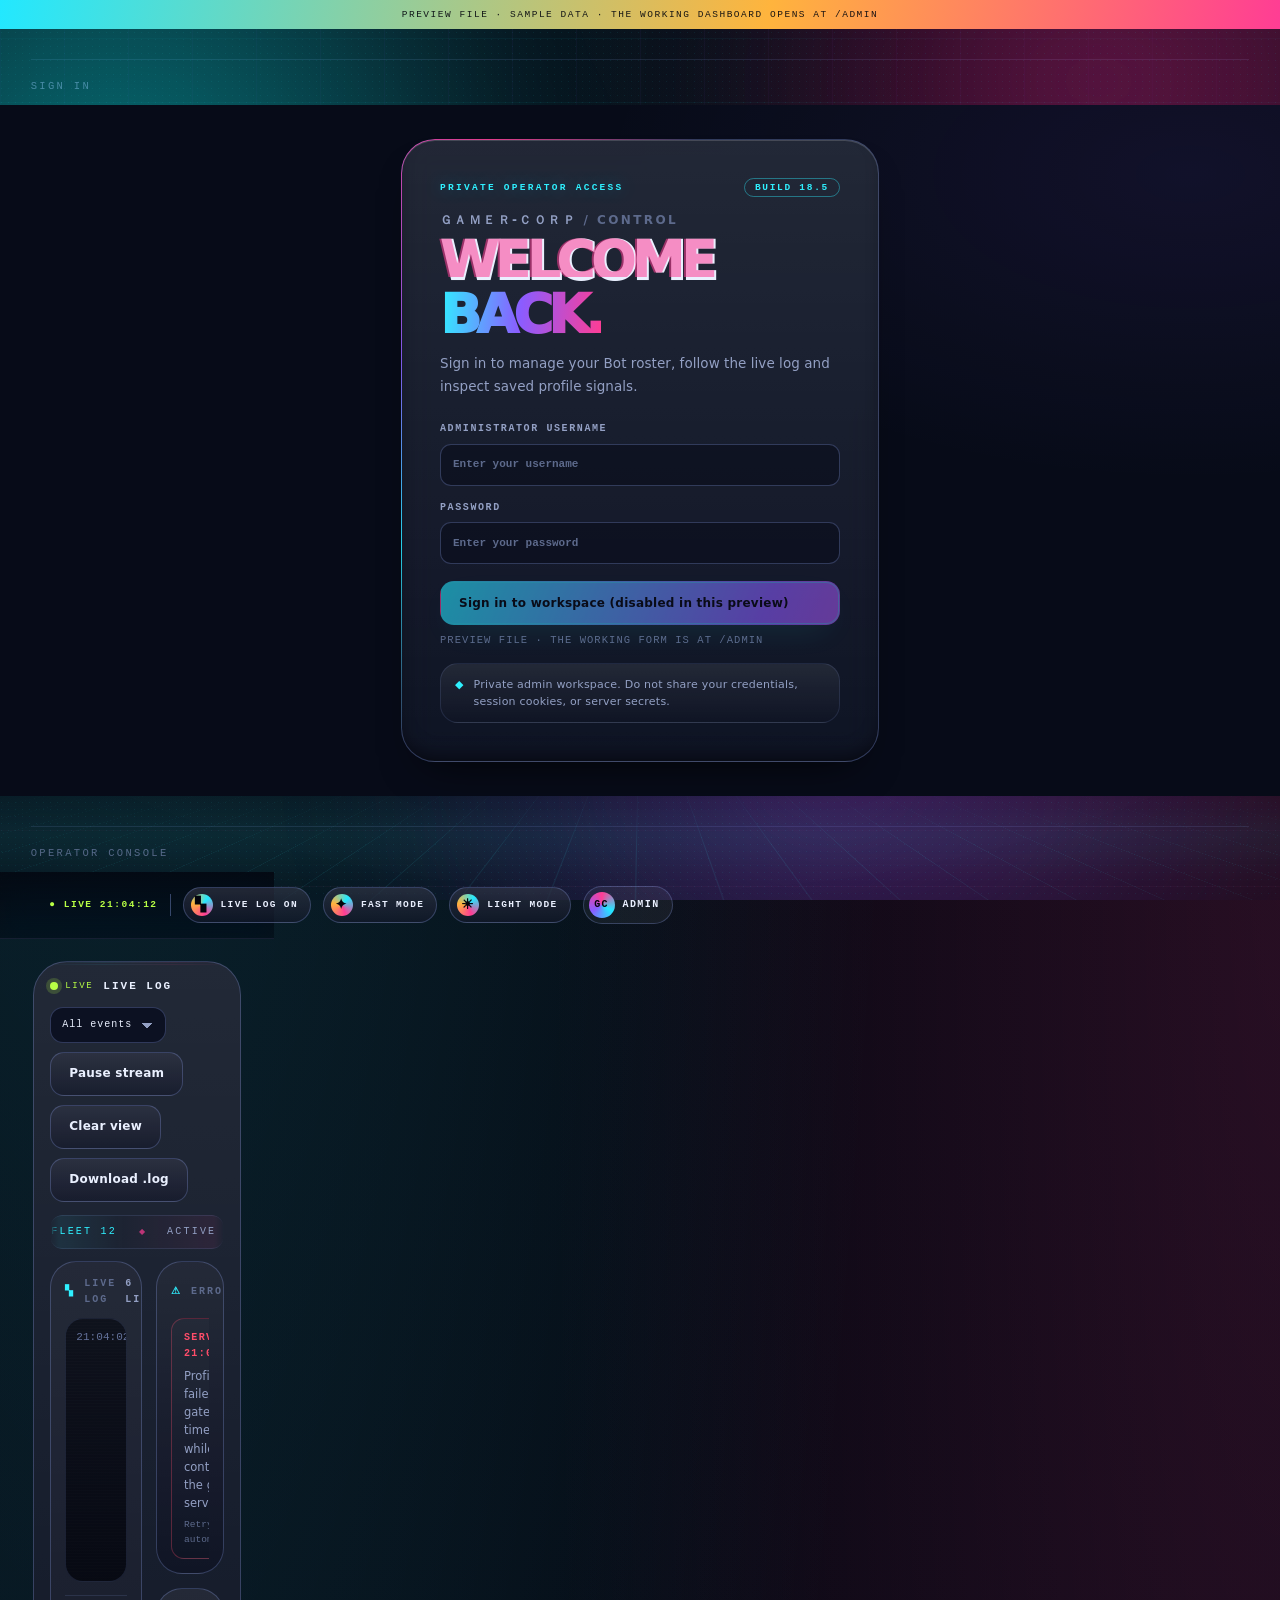
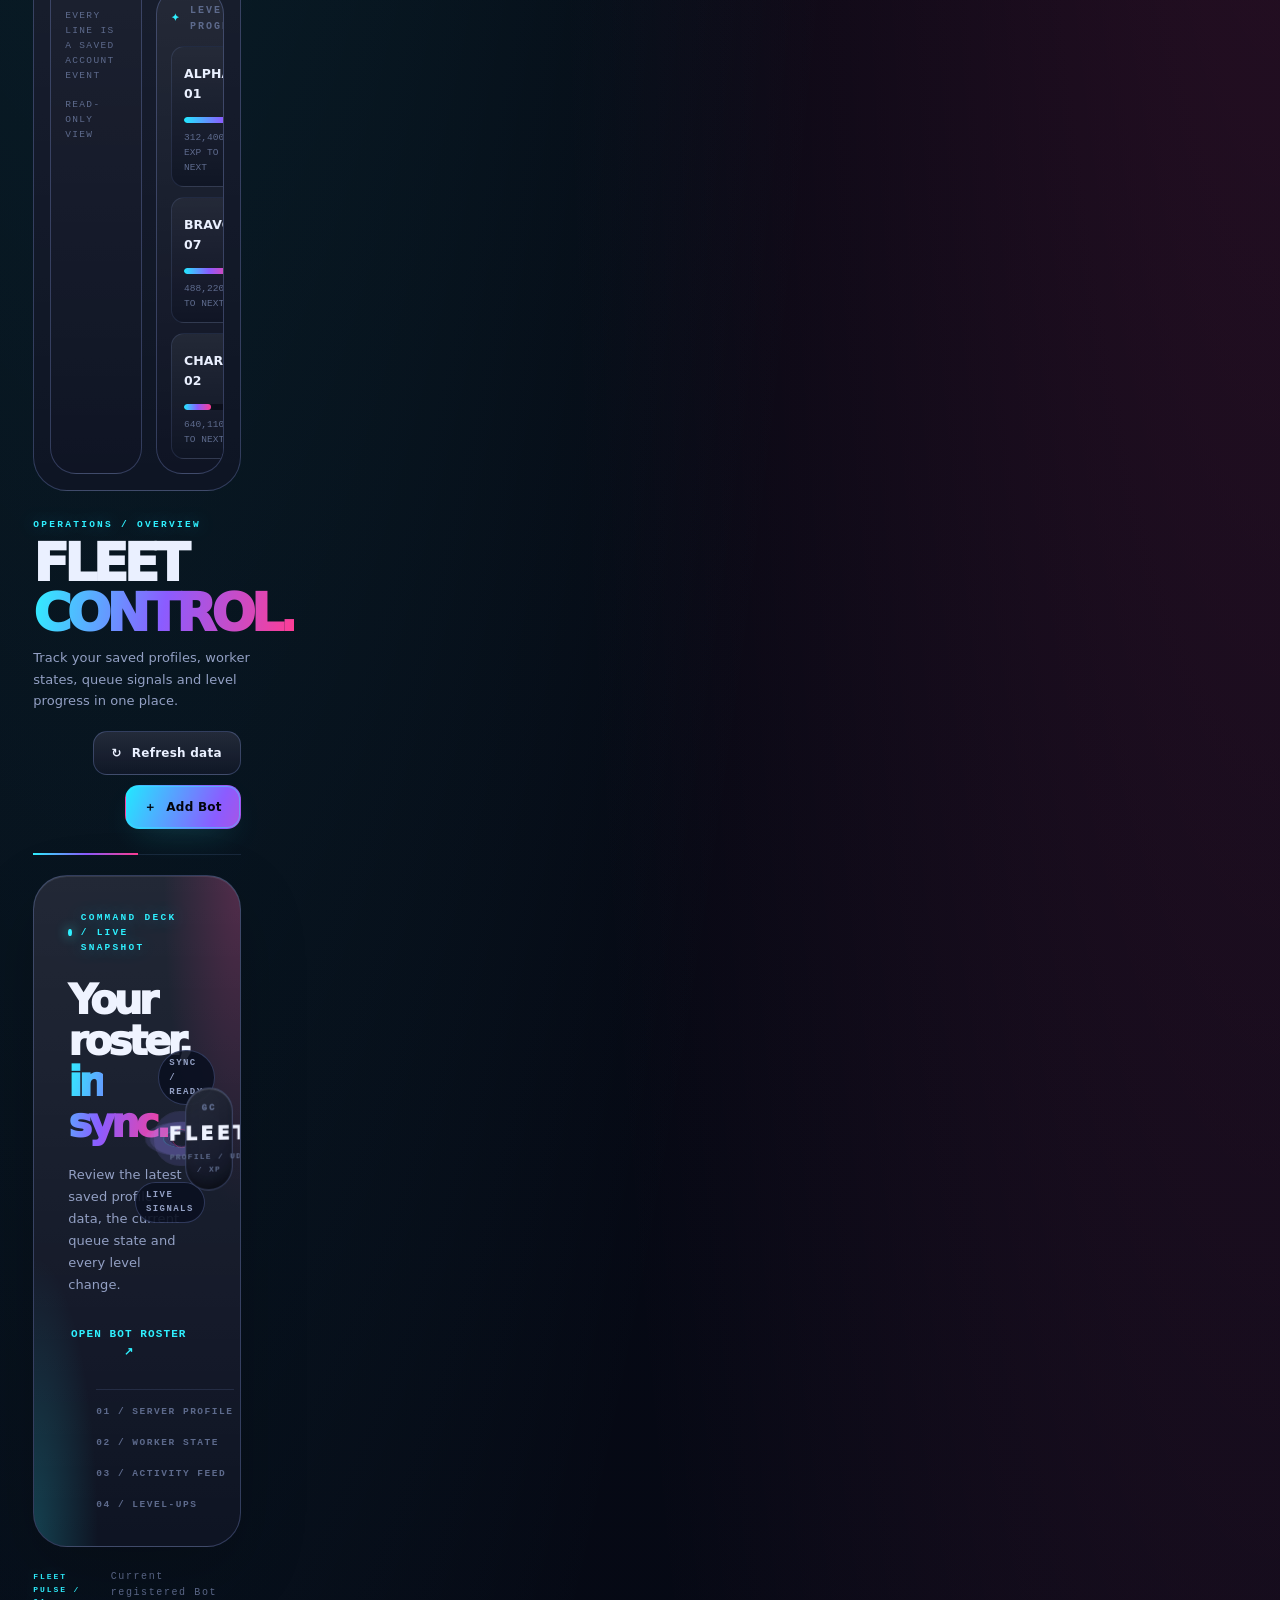
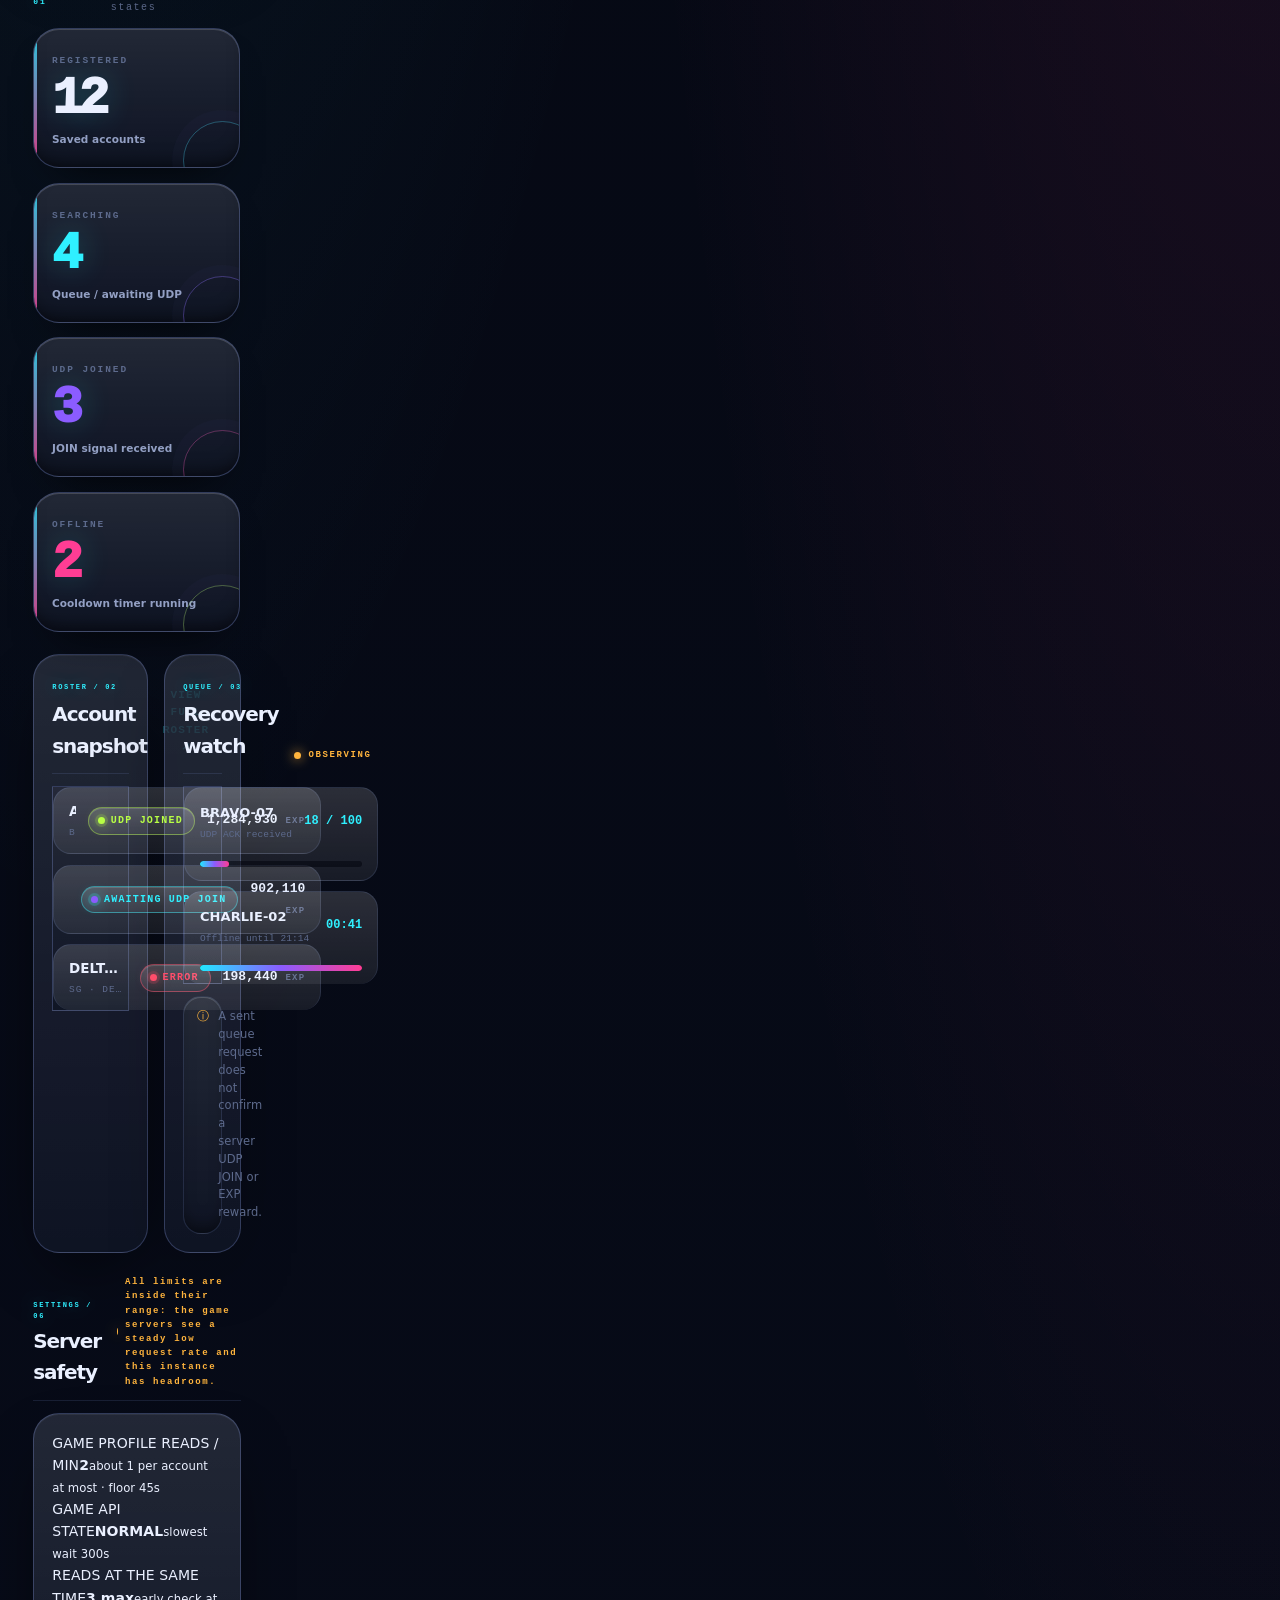
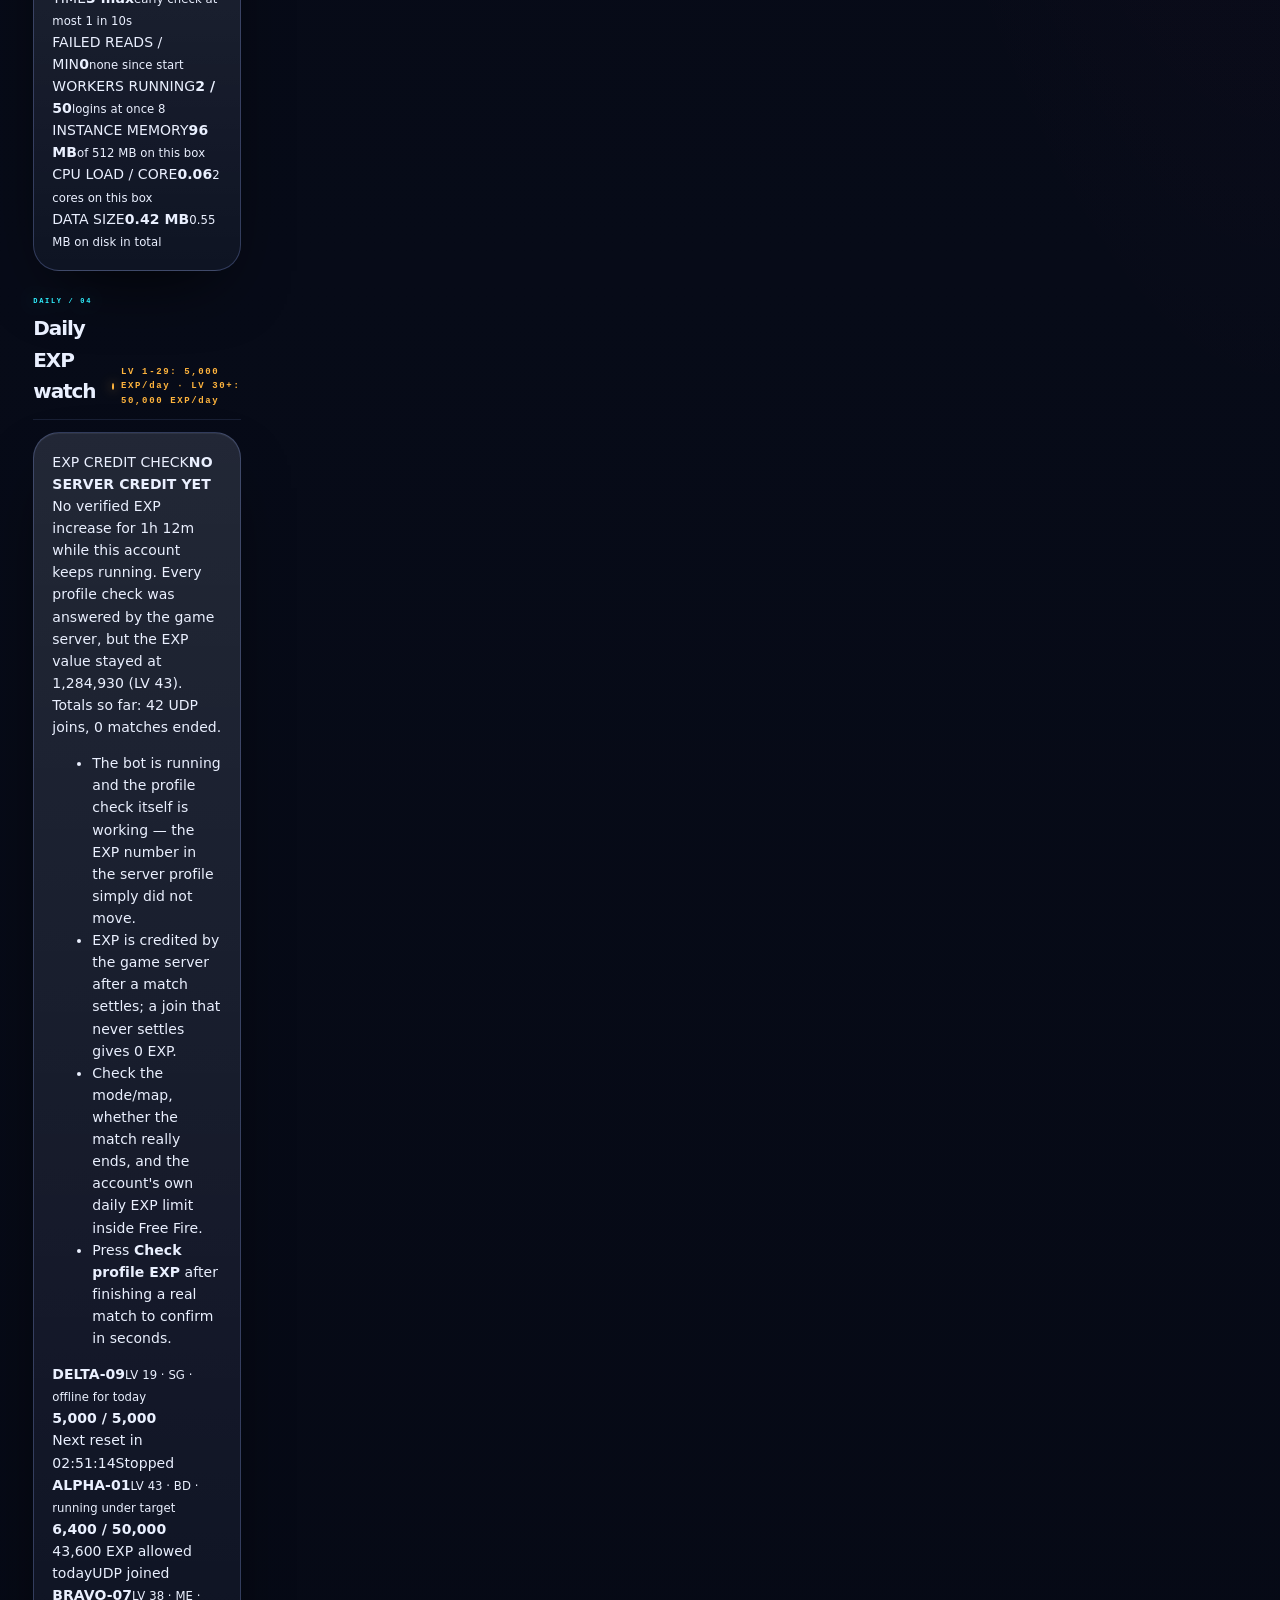
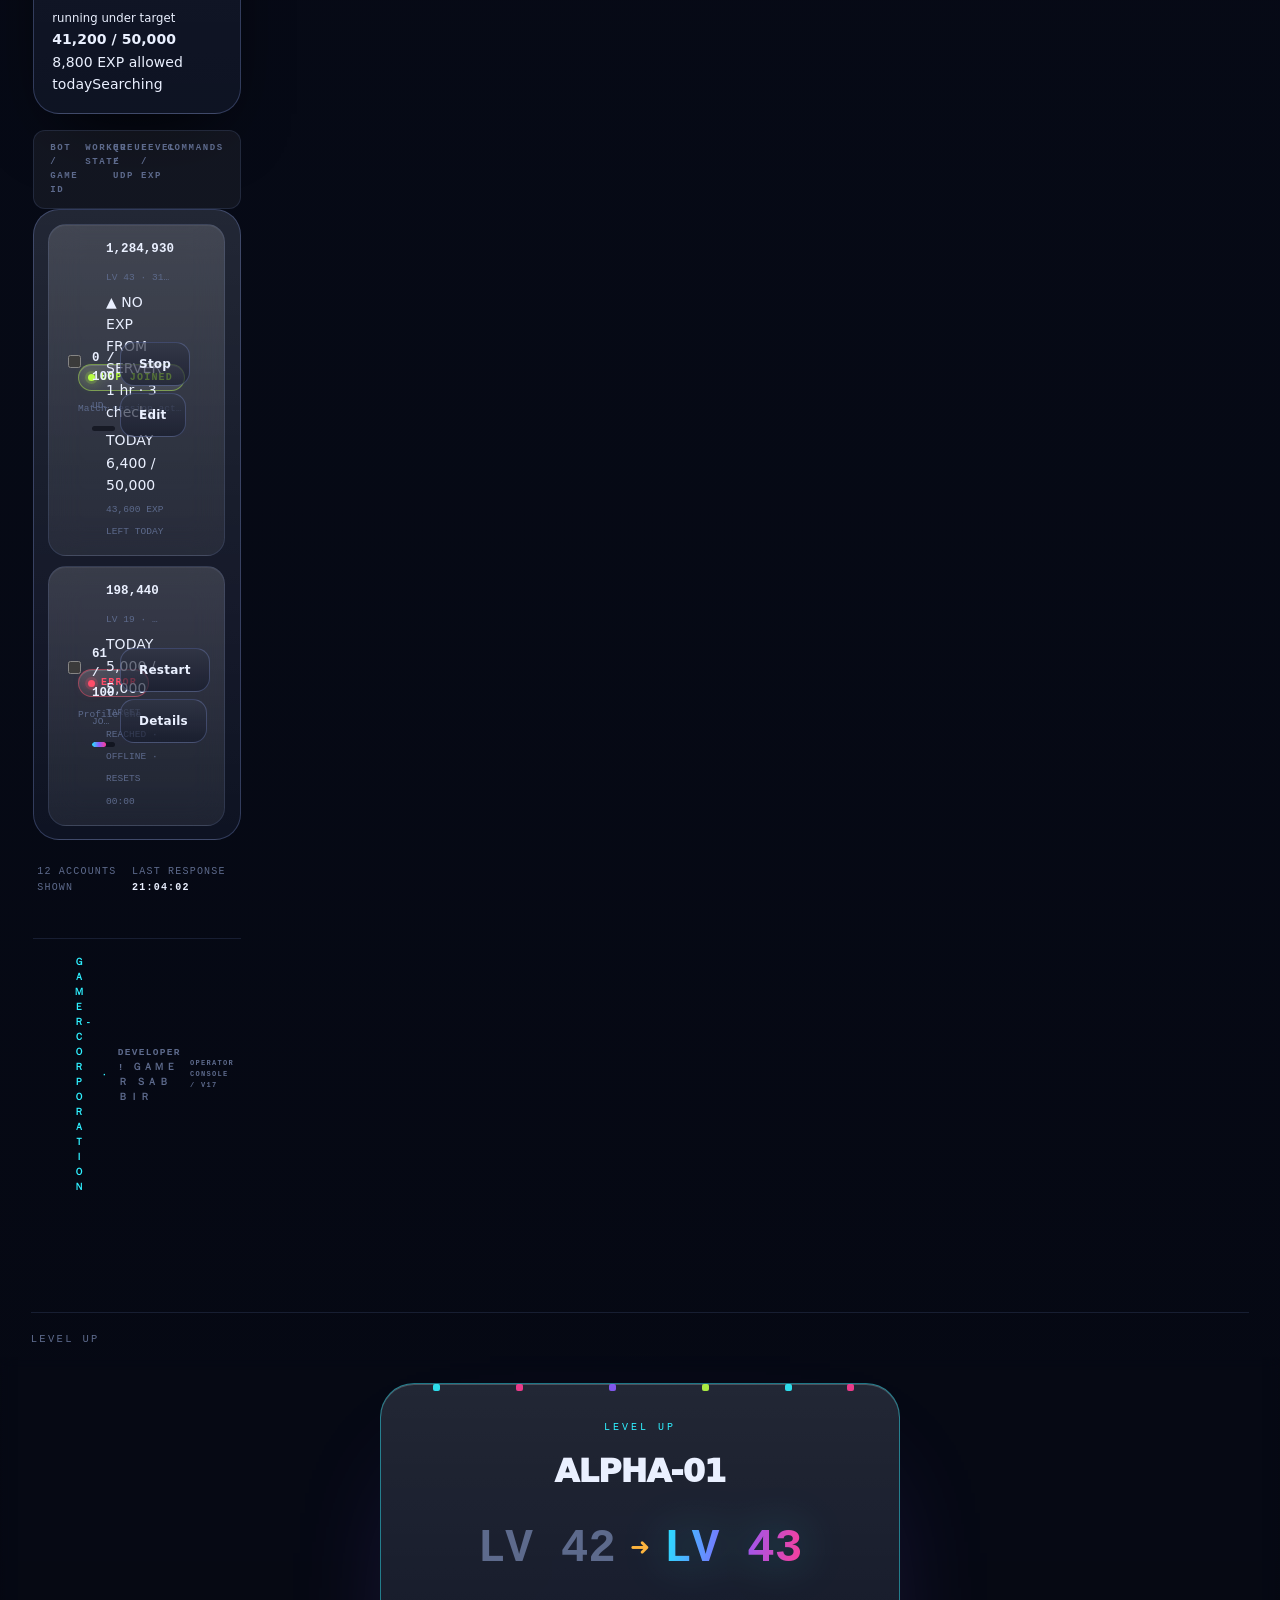
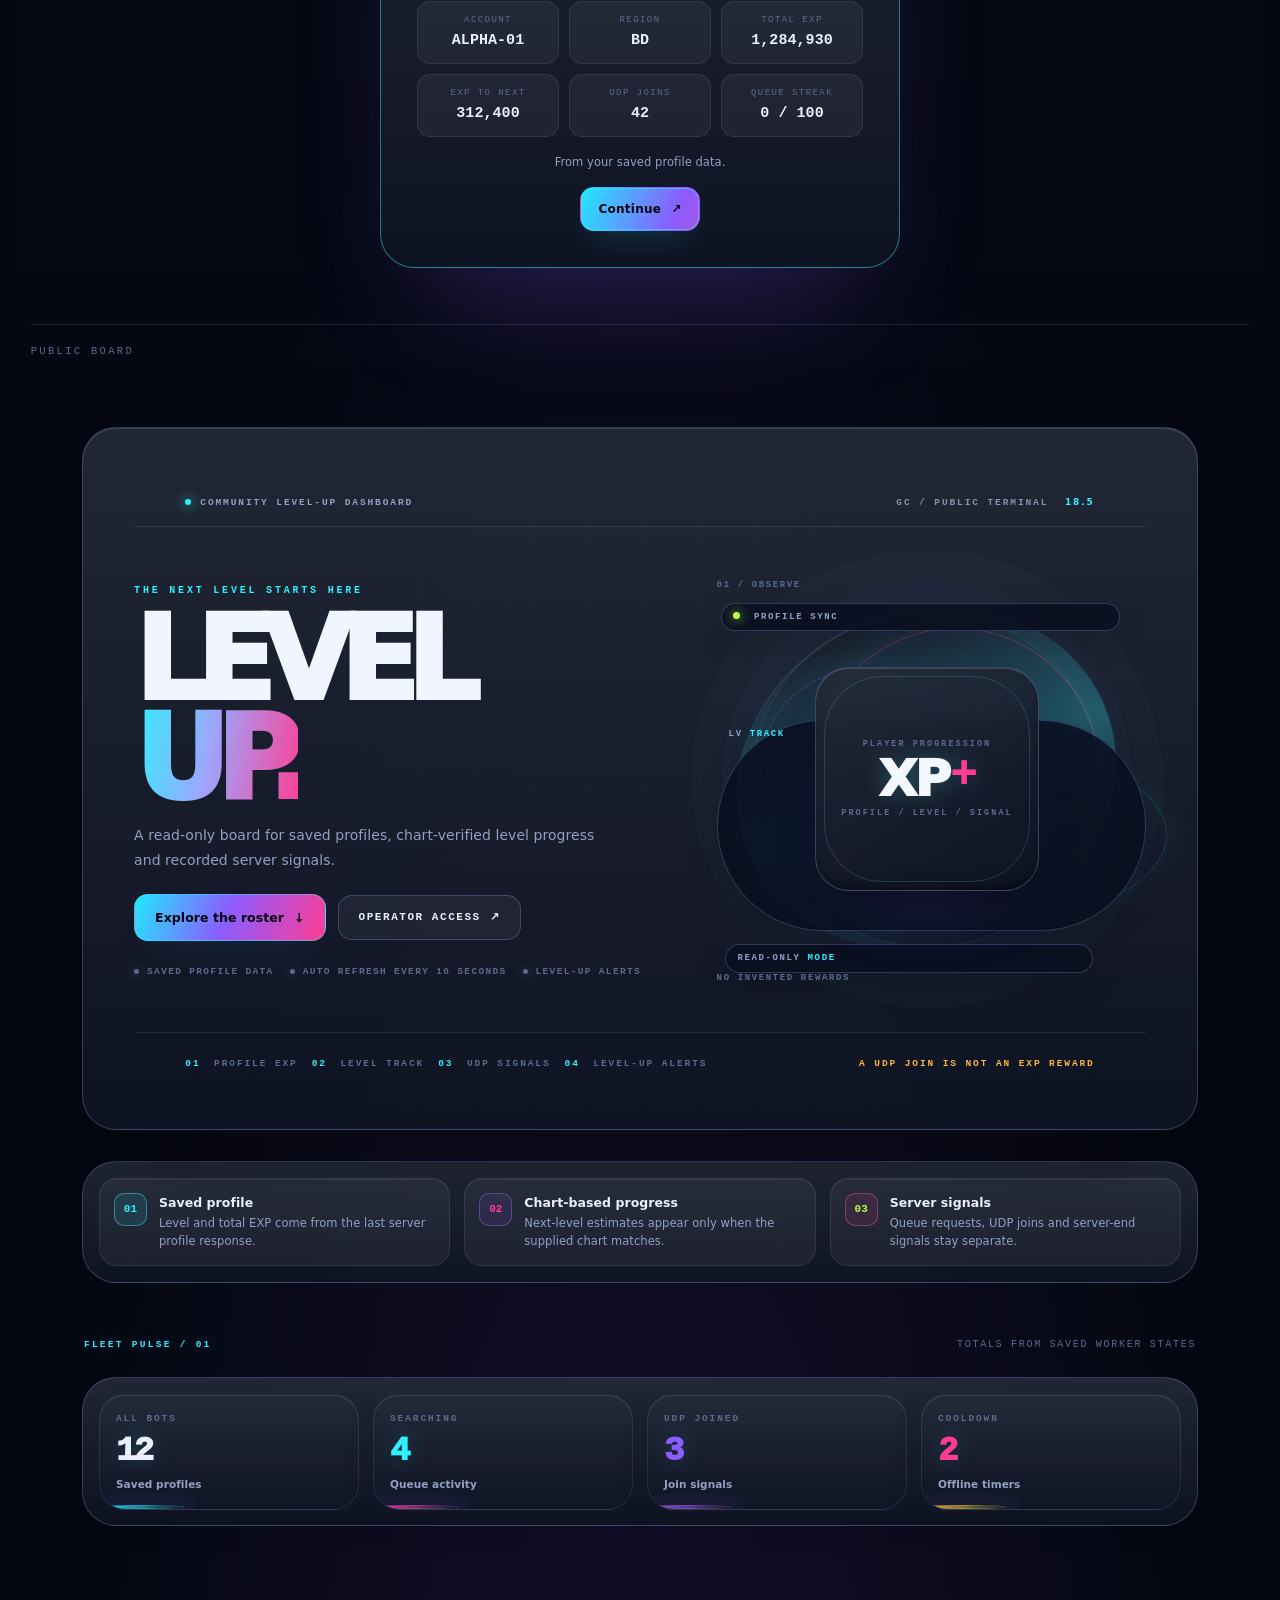
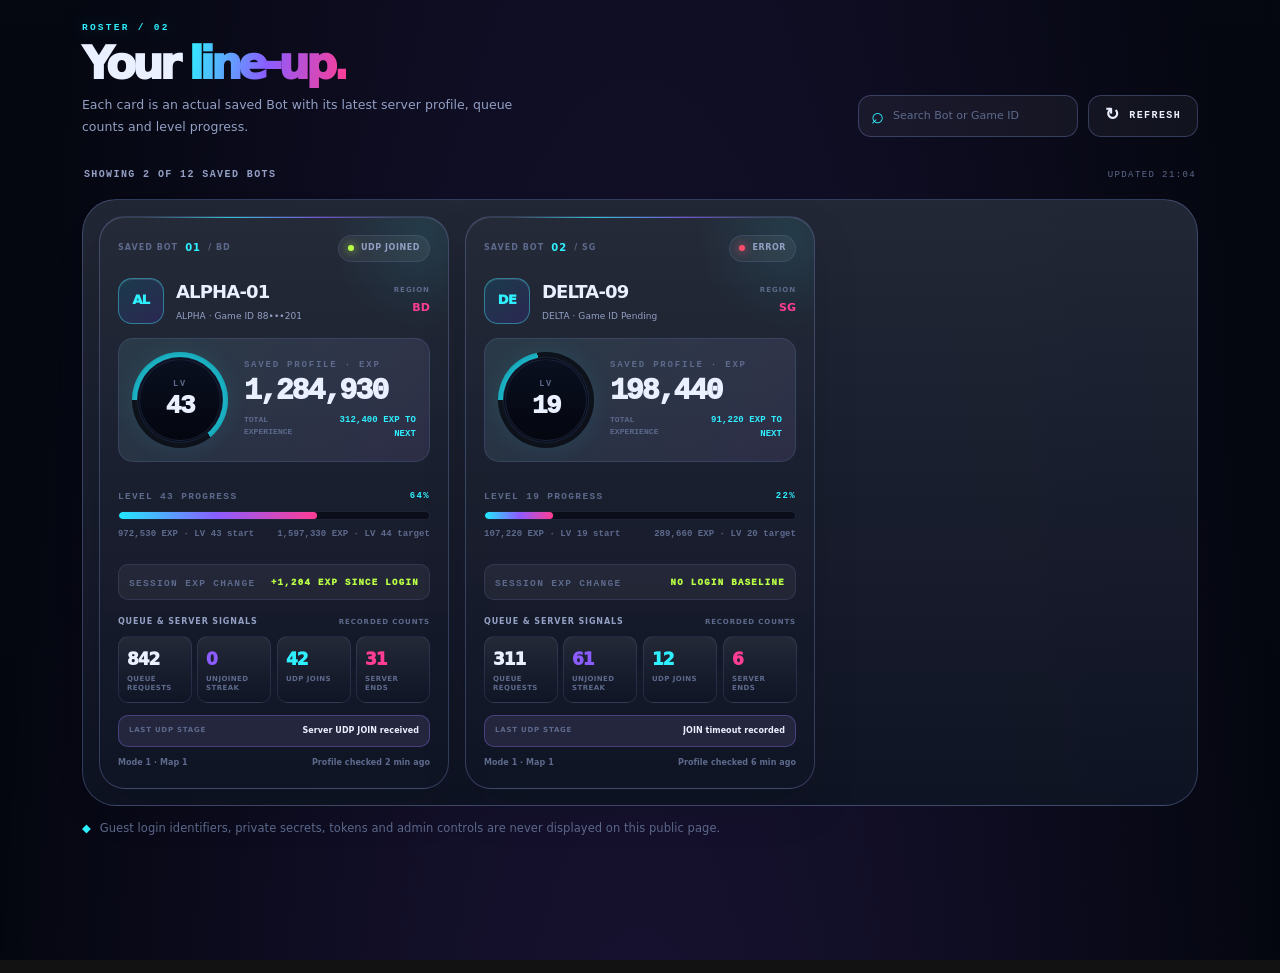
<file: V17_UI_PREVIEW.html>
<!doctype html>
<html lang="en" data-theme="dark">
<head>
<meta charset="utf-8">
<meta name="viewport" content="width=device-width,initial-scale=1">
<title>ＧＡＭＥＲ-ＣＯＲＰ — dashboard preview</title>
<style>
/* Shared V14 colour tokens and theme control foundation. Dark is the first-visit default. */
:root,[data-theme="dark"]{
  color-scheme:dark;
  --gc-base:#070913;--gc-card:rgba(15,20,37,.76);--gc-card-alt:rgba(255,255,255,.045);
  --gc-glass:rgba(10,14,29,.78);--gc-bright:#edf1ff;--gc-dim:#98a2bd;--gc-edge:rgba(177,195,245,.14);
  --gc-cyan:#55f1df;--gc-violet:#a58bff;--gc-pink:#ff66ca;--gc-lime:#cbff67;
  --gc-shadow:0 24px 70px rgba(0,0,0,.28);
}
[data-theme="light"]{
  color-scheme:light;
  --gc-base:#edf1fa;--gc-card:rgba(255,255,255,.79);--gc-card-alt:rgba(45,55,100,.045);
  --gc-glass:rgba(248,250,255,.82);--gc-bright:#1b2038;--gc-dim:#56617f;--gc-edge:rgba(59,70,120,.14);
  --gc-cyan:#087e8d;--gc-violet:#6650cf;--gc-pink:#b63588;--gc-lime:#7a9824;
  --gc-shadow:0 18px 48px rgba(34,44,93,.1);
}
html{color-scheme:dark}
html[data-theme="light"]{color-scheme:light}

/* V14 — full Level-Up operations redesign: glass surfaces, RGB signal accents, responsive command layout. */
:root,[data-theme="dark"]{
  color-scheme:dark;
  --page:#070913;--page-2:#0a0e1d;--surface:rgba(15,20,37,.76);--surface-strong:rgba(16,22,42,.94);--surface-soft:rgba(255,255,255,.045);
  --text:#edf1ff;--muted:#98a2bd;--dim:#68738e;--line:rgba(177,195,245,.14);--line-strong:rgba(177,195,245,.23);
  --cyan:#55f1df;--violet:#a58bff;--pink:#ff66ca;--lime:#cbff67;--red:#ff788d;--amber:#ffc979;
  --gc-base:var(--page);--gc-card:var(--surface);--gc-card-alt:var(--surface-soft);--gc-bright:var(--text);--gc-dim:var(--muted);--gc-edge:var(--line);
  --gc-cyan:var(--cyan);--gc-violet:var(--violet);--gc-pink:var(--pink);--gc-lime:var(--lime);--gc-shadow:0 24px 70px rgba(0,0,0,.28);
  --sans:Inter,ui-sans-serif,system-ui,-apple-system,BlinkMacSystemFont,"Segoe UI",sans-serif;
  --r-sm:10px;--r-md:16px;--r-lg:24px;
}
[data-theme="light"]{
  color-scheme:light;
  --page:#edf1fa;--page-2:#f5f7fd;--surface:rgba(255,255,255,.79);--surface-strong:rgba(255,255,255,.95);--surface-soft:rgba(45,55,100,.045);
  --text:#1b2038;--muted:#56617f;--dim:#77819b;--line:rgba(59,70,120,.14);--line-strong:rgba(59,70,120,.24);
  --cyan:#087e8d;--violet:#6650cf;--pink:#b63588;--lime:#7a9824;--red:#b93753;--amber:#a26808;
  --gc-base:var(--page);--gc-card:var(--surface);--gc-card-alt:var(--surface-soft);--gc-bright:var(--text);--gc-dim:var(--muted);--gc-edge:var(--line);
  --gc-cyan:var(--cyan);--gc-violet:var(--violet);--gc-pink:var(--pink);--gc-lime:var(--lime);--gc-shadow:0 18px 48px rgba(34,44,93,.1);
}
*{box-sizing:border-box}
html{min-height:100%;scroll-behavior:smooth}
body{position:relative;margin:0;min-height:100vh;overflow-x:hidden;background:radial-gradient(ellipse at 11% 4%,color-mix(in srgb,var(--cyan) 7%,transparent),transparent 34%),radial-gradient(ellipse at 90% 30%,color-mix(in srgb,var(--violet) 8%,transparent),transparent 38%),var(--page);color:var(--text);font:14px/1.55 var(--sans);-webkit-font-smoothing:antialiased}
body:before{content:"";position:fixed;inset:0;z-index:0;pointer-events:none;background:linear-gradient(rgba(165,184,239,.032) 1px,transparent 1px),linear-gradient(90deg,rgba(165,184,239,.032) 1px,transparent 1px);background-size:48px 48px;mask-image:linear-gradient(180deg,rgba(0,0,0,.72),transparent 85%)}
button,input,select,textarea{font:inherit;color:inherit}
button{cursor:pointer}
button:disabled{opacity:.58;cursor:not-allowed}
a{color:inherit}
h1,h2,h3,p{margin:0}
.is-hidden{display:none!important}
.sr-only{position:absolute!important;width:1px;height:1px;padding:0;margin:-1px;overflow:hidden;clip:rect(0,0,0,0);white-space:nowrap;border:0}
::selection{background:var(--cyan);color:#08101b}
button:focus-visible,a:focus-visible,input:focus-visible,select:focus-visible,textarea:focus-visible,summary:focus-visible{outline:2px solid var(--cyan);outline-offset:3px}
.ambient{position:fixed;z-index:0;pointer-events:none;width:430px;height:430px;border-radius:50%;filter:blur(120px);opacity:.14}
.ambient-cyan{background:var(--cyan);top:-250px;left:3%}
.ambient-violet{background:var(--violet);right:-260px;top:300px;opacity:.13}
[data-theme="light"] .ambient{opacity:.08}

/* Shared components */
.eyebrow,.section-index{display:inline-flex;align-items:center;gap:9px;color:var(--cyan);font-size:10px;font-weight:900;letter-spacing:.16em;text-transform:uppercase}
.button{display:inline-flex;align-items:center;justify-content:center;gap:10px;min-height:43px;padding:10px 16px;border:1px solid transparent;border-radius:12px;font-size:12px;font-weight:850;white-space:nowrap;text-decoration:none;transition:transform .18s,border-color .18s,background .18s,box-shadow .18s}
.button:hover:not(:disabled){transform:translateY(-2px)}
.button-dark{background:linear-gradient(110deg,var(--cyan),#7ad4ed 42%,var(--violet));color:#07101a;box-shadow:0 8px 30px color-mix(in srgb,var(--cyan) 23%,transparent)}
.button-dark:hover:not(:disabled){box-shadow:0 10px 36px color-mix(in srgb,var(--violet) 34%,transparent);filter:saturate(1.1)}
.button-outline{background:var(--surface-soft);border-color:var(--line-strong);color:var(--text);backdrop-filter:blur(12px)}
.button-outline:hover:not(:disabled){border-color:var(--cyan);background:color-mix(in srgb,var(--cyan) 8%,var(--surface))}
.button-danger{background:color-mix(in srgb,var(--red) 12%,var(--surface));border:1px solid color-mix(in srgb,var(--red) 35%,var(--line));color:var(--red)}
.text-button{border:0;background:none;color:var(--cyan);font-size:12px;font-weight:850;padding:6px 0;text-decoration:none}
.text-button:hover{text-decoration:underline;text-underline-offset:4px}
.icon-button{width:38px;height:38px;display:grid;place-items:center;border:1px solid var(--line);border-radius:12px;background:var(--surface-soft);color:var(--text);font-size:16px}
.icon-button:hover{border-color:var(--cyan);color:var(--cyan)}
.theme-switch{display:inline-flex;align-items:center;gap:8px;min-height:36px;padding:6px 11px;border:1px solid var(--line-strong);border-radius:999px;background:var(--surface);color:var(--text);font-size:11px;font-weight:800;white-space:nowrap;backdrop-filter:blur(14px);transition:border .2s,transform .2s}
.theme-switch:hover{border-color:var(--cyan);transform:translateY(-1px)}
.theme-switch [data-theme-icon]{width:21px;height:21px;display:grid;place-items:center;border-radius:50%;background:linear-gradient(135deg,var(--cyan),var(--violet),var(--pink));color:#080d18;font-size:14px}
input,select,textarea{outline:none}

/* Public Level-Up page */
.public-header{position:sticky;top:0;z-index:20;min-height:72px;display:flex;align-items:center;gap:28px;padding:11px clamp(18px,4vw,64px);border-bottom:1px solid var(--line);background:color-mix(in srgb,var(--page) 70%,transparent);backdrop-filter:blur(24px) saturate(150%);-webkit-backdrop-filter:blur(24px) saturate(150%)}
.wordmark{display:flex;align-items:center;gap:11px;min-width:0;text-decoration:none}
.mark{width:43px;height:43px;display:grid;place-items:center;position:relative;border:1px solid color-mix(in srgb,var(--cyan) 45%,var(--line));border-radius:14px;background:linear-gradient(145deg,color-mix(in srgb,var(--cyan) 20%,var(--surface)),color-mix(in srgb,var(--violet) 22%,var(--surface)));box-shadow:inset 0 1px 0 rgba(255,255,255,.22),0 0 28px color-mix(in srgb,var(--cyan) 17%,transparent);font-size:19px;font-weight:950;letter-spacing:-.12em;padding-right:3px}
.mark span{color:var(--cyan)}.mark i{font-style:normal;color:var(--pink);font-size:14px;transform:translate(2px,2px)}
.wordmark-text{display:flex;flex-direction:column;gap:4px;font-size:12px;font-weight:900;letter-spacing:.04em;white-space:nowrap;line-height:1.05}
.wordmark-text small{color:var(--muted);font-size:8px;letter-spacing:.16em}
.public-nav{display:flex;align-items:center;gap:25px;margin-left:28px}
.public-nav a{color:var(--muted);font-size:11px;font-weight:800;text-decoration:none;transition:color .18s}
.public-nav a:hover{color:var(--cyan)}
.header-right{margin-left:auto;display:flex;align-items:center;gap:12px}
.connection-state{display:inline-flex;align-items:center;gap:8px;color:var(--muted);font-size:9px;font-weight:900;letter-spacing:.12em;white-space:nowrap}
.connection-state i,.signal-dot,.hero-trust-row i,.signal-tag i{width:7px;height:7px;display:inline-block;border-radius:50%;background:var(--amber);box-shadow:0 0 13px color-mix(in srgb,var(--amber) 65%,transparent)}
.connection-state.is-online i{background:var(--cyan);box-shadow:0 0 13px var(--cyan)}
.connection-state.is-error i{background:var(--red);box-shadow:0 0 13px var(--red)}
.admin-entry{min-height:38px;display:inline-flex;align-items:center;gap:13px;padding:0 13px;border:1px solid var(--line-strong);border-radius:11px;background:var(--surface-soft);font-size:11px;font-weight:900;text-decoration:none;white-space:nowrap;transition:border .18s,background .18s}
.admin-entry:hover{border-color:var(--pink);background:color-mix(in srgb,var(--pink) 8%,var(--surface))}
.admin-entry span{color:var(--pink)}
.site-frame{position:relative;z-index:1;max-width:1510px;margin:0 auto;padding:26px clamp(16px,4vw,64px) 80px}
.hero{min-height:490px;position:relative;overflow:hidden;border:1px solid var(--line-strong);border-radius:28px;background:radial-gradient(ellipse at 78% 46%,color-mix(in srgb,var(--violet) 17%,transparent),transparent 37%),radial-gradient(ellipse at 48% 112%,color-mix(in srgb,var(--cyan) 12%,transparent),transparent 50%),linear-gradient(130deg,#0a1020 0%,#0a0d1a 50%,#17102b 100%);box-shadow:0 32px 90px rgba(0,0,0,.25),inset 0 1px 0 rgba(255,255,255,.11);color:#f1f5ff}
[data-theme="light"] .hero{background:radial-gradient(ellipse at 78% 46%,rgba(102,80,207,.16),transparent 40%),radial-gradient(ellipse at 46% 112%,rgba(8,126,141,.14),transparent 50%),linear-gradient(130deg,#f4f7ff,#e9f2f7 54%,#f2eafc);color:#1b2038}
.hero:after{content:"";position:absolute;inset:auto 0 0;height:2px;background:linear-gradient(90deg,transparent,var(--cyan),var(--violet),var(--pink),transparent);opacity:.9}
.hero-grid{position:absolute;inset:0;opacity:.36;pointer-events:none;background:linear-gradient(rgba(172,192,247,.05) 1px,transparent 1px),linear-gradient(90deg,rgba(172,192,247,.05) 1px,transparent 1px);background-size:46px 46px;mask-image:linear-gradient(100deg,transparent 10%,#000 100%)}
.hero-topline,.hero-main,.hero-bottomline{position:relative;z-index:1}
.hero-topline{min-height:48px;display:flex;justify-content:space-between;align-items:center;gap:16px;padding:0 clamp(22px,4vw,54px);border-bottom:1px solid rgba(194,208,255,.12);color:#aab4cf;font-size:9px;font-weight:900;letter-spacing:.14em}
.hero-kicker{color:#c5d1ec}.hero-kicker .signal-dot{width:6px;height:6px;background:var(--cyan);box-shadow:0 0 12px var(--cyan)}
.hero-ref{color:#8591ad}.hero-ref b{margin-left:9px;color:var(--cyan);font:800 9px/1 var(--sans)}
.hero-main{min-height:380px;display:grid;grid-template-columns:minmax(0,1.05fr) minmax(340px,.95fr);align-items:center;gap:22px;padding:22px clamp(24px,5vw,72px) 27px}
.hero-copy{padding:18px 0 14px}
.hero-eyebrow{color:var(--cyan);font-size:10px;font-weight:900;letter-spacing:.23em}
.hero h1{margin:11px 0 18px;font-size:clamp(72px,10vw,142px);line-height:.8;font-weight:950;letter-spacing:-.105em}
.hero h1 em{font-style:normal;color:transparent;background:linear-gradient(100deg,var(--cyan),#9aa9ff 44%,var(--pink));background-clip:text;-webkit-background-clip:text}
.hero-description{max-width:475px;color:#aeb8d2;font-size:13px;line-height:1.8}
[data-theme="light"] .hero-description,[data-theme="light"] .hero-topline{color:#596681}
.hero-actions{display:flex;align-items:center;gap:20px;flex-wrap:wrap;margin-top:25px}
.jump-link{min-height:44px;display:inline-flex;align-items:center;gap:16px;padding:0 17px;border:1px solid color-mix(in srgb,var(--cyan) 46%,transparent);border-radius:12px;background:linear-gradient(110deg,var(--cyan),#8bddee 52%,var(--violet));color:#091019;font-size:11px;font-weight:950;text-decoration:none;box-shadow:0 9px 30px color-mix(in srgb,var(--cyan) 19%,transparent);transition:transform .18s,filter .18s}
.jump-link:hover{transform:translateY(-2px);filter:brightness(1.08)}
.hero-secondary{font-size:11px;font-weight:850;color:#c1cae1;text-decoration:none;border-bottom:1px solid rgba(190,205,245,.3);padding:8px 0}
.hero-secondary:hover{color:var(--cyan);border-color:var(--cyan)}
.hero-trust-row{display:flex;gap:19px;flex-wrap:wrap;margin-top:23px;color:#8792ad;font-size:9px;font-weight:800;letter-spacing:.025em}
.hero-trust-row span{display:inline-flex;align-items:center;gap:7px}.hero-trust-row i{width:5px;height:5px;background:var(--cyan);box-shadow:0 0 9px var(--cyan)}
.hero-visual{position:relative;width:min(440px,100%);aspect-ratio:1.2;margin:0 auto;display:grid;place-items:center;isolation:isolate}
.hero-visual:before{content:"";position:absolute;inset:10%;border:1px solid rgba(186,202,255,.1);border-radius:50%;box-shadow:0 0 0 30px rgba(144,124,255,.025),0 0 0 61px rgba(92,232,228,.018)}
.visual-orbit{position:absolute;inset:18%;border:1px solid rgba(111,237,229,.37);border-radius:50%;box-shadow:0 0 40px rgba(78,222,218,.07),inset 0 0 28px rgba(115,121,255,.05)}
.orbit-a{transform:rotateX(62deg) rotateZ(-24deg);animation:orbit-float 17s linear infinite}
.orbit-b{inset:14% 24%;transform:rotate(41deg);border-color:rgba(171,140,255,.43);animation:orbit-float 23s linear infinite reverse}
.orbit-c{inset:24% 12%;transform:rotate(-42deg);border-color:rgba(255,96,199,.30);animation:orbit-float 29s linear infinite}
.visual-scanline{position:absolute;inset:18% 5%;border-radius:50%;border-top:1px solid rgba(159,216,255,.22);transform:rotate(-21deg)}
.visual-core{width:43%;aspect-ratio:1;display:flex;align-items:center;justify-content:center;flex-direction:column;gap:5px;border:1px solid rgba(206,229,255,.25);border-radius:34%;background:linear-gradient(145deg,rgba(17,34,57,.76),rgba(37,24,65,.6));box-shadow:inset 0 1px 0 rgba(255,255,255,.18),0 0 68px rgba(89,153,255,.16);backdrop-filter:blur(18px);transform:rotate(-8deg)}
.visual-core:before{content:"";position:absolute;inset:8px;border:1px solid rgba(92,241,222,.18);border-radius:28%}
.visual-core>*{position:relative}
.core-overline{color:#91a1bf;font-size:7px;font-weight:900;letter-spacing:.15em}
.visual-core strong{font-size:clamp(45px,7vw,86px);line-height:.9;font-weight:950;letter-spacing:-.1em;color:#f5f7ff;text-shadow:0 0 24px rgba(85,241,223,.26)}
.visual-core strong span{color:var(--cyan);font-size:.7em;vertical-align:top}
.visual-core small{color:#95a2c0;font-size:7px;font-weight:900;letter-spacing:.16em}
.visual-chip,.visual-axis{position:absolute;z-index:2;border:1px solid rgba(192,209,247,.2);border-radius:9px;background:rgba(11,18,35,.72);box-shadow:0 10px 30px rgba(0,0,0,.17);backdrop-filter:blur(16px);color:#b8c7e0;font-size:8px;font-weight:900;letter-spacing:.1em;white-space:nowrap}
.visual-chip{padding:8px 11px}.visual-chip b{color:var(--cyan)}.visual-chip i{display:inline-block;width:5px;height:5px;margin-right:7px;border-radius:50%;background:var(--cyan);box-shadow:0 0 9px var(--cyan)}
.chip-one{top:18%;left:3%}.chip-two{right:0;top:36%;color:#c4b6ff}.chip-three{bottom:19%;left:4%}
.visual-axis{padding:5px 8px;border:0;background:transparent;box-shadow:none;color:#8793ad;font-size:7px}.axis-top{top:8%;right:13%}.axis-bottom{bottom:7%;right:2%;color:#ff9bd7}
.hero-bottomline{min-height:46px;display:flex;align-items:center;gap:clamp(14px,3vw,37px);padding:0 clamp(22px,4vw,54px);border-top:1px solid rgba(194,208,255,.12);color:#8f9ab4;font-size:8px;font-weight:900;letter-spacing:.12em}
.hero-bottomline b{margin-right:6px;color:var(--cyan)}.hero-bottom-note{margin-left:auto;color:#ff9cd9}
@keyframes orbit-float{to{transform:rotate(336deg)}}
.intel-strip{display:grid;grid-template-columns:repeat(3,1fr);gap:11px;padding:19px 0 4px}
.intel-strip article{display:flex;gap:13px;align-items:flex-start;padding:17px 18px;border:1px solid var(--line);border-radius:15px;background:var(--surface);box-shadow:inset 0 1px 0 rgba(255,255,255,.06);backdrop-filter:blur(16px)}
.intel-icon{flex:0 0 33px;height:33px;display:grid;place-items:center;border:1px solid color-mix(in srgb,var(--cyan) 38%,var(--line));border-radius:10px;background:color-mix(in srgb,var(--cyan) 10%,transparent);color:var(--cyan);font:900 9px/1 var(--sans)}
.intel-strip article:nth-child(2) .intel-icon{border-color:color-mix(in srgb,var(--violet) 38%,var(--line));background:color-mix(in srgb,var(--violet) 10%,transparent);color:var(--violet)}
.intel-strip article:nth-child(3) .intel-icon{border-color:color-mix(in srgb,var(--pink) 38%,var(--line));background:color-mix(in srgb,var(--pink) 10%,transparent);color:var(--pink)}
.intel-strip strong{display:block;font-size:11px;font-weight:900}.intel-strip p{margin-top:3px;color:var(--muted);font-size:10px;line-height:1.55}
.status-section{padding-top:34px}
.section-caption{display:flex;justify-content:space-between;align-items:center;gap:12px;padding:0 2px 12px;color:var(--muted);font-size:10px}
.section-caption>span:last-child{font-size:10px}
.public-metrics{display:grid;grid-template-columns:repeat(4,minmax(0,1fr));gap:11px}
.metric{min-width:0;position:relative;overflow:hidden;padding:19px 20px 16px;border:1px solid var(--line);border-radius:16px;background:var(--surface);box-shadow:inset 0 1px 0 rgba(255,255,255,.08),0 14px 36px rgba(0,0,0,.08);backdrop-filter:blur(18px)}
.metric:after{content:"";position:absolute;width:82px;height:82px;right:-36px;bottom:-40px;border:1px solid color-mix(in srgb,var(--cyan) 20%,var(--line));border-radius:50%;box-shadow:0 0 0 12px color-mix(in srgb,var(--violet) 5%,transparent)}
.metric:nth-child(2):after{border-color:color-mix(in srgb,var(--violet) 24%,var(--line))}.metric:nth-child(3):after{border-color:color-mix(in srgb,var(--pink) 25%,var(--line))}.metric:nth-child(4):after{border-color:color-mix(in srgb,var(--lime) 24%,var(--line))}
.metric>span{display:block;color:var(--muted);font-size:9px;font-weight:900;letter-spacing:.14em}
.metric strong{display:block;margin-top:5px;font-size:clamp(34px,4vw,53px);line-height:1;font-weight:950;letter-spacing:-.08em;color:var(--text)}
.metric small{display:block;margin-top:8px;color:var(--dim);font-size:9px;font-weight:750}
.metric:nth-child(2) strong{color:var(--cyan)}.metric:nth-child(3) strong{color:var(--violet)}.metric:nth-child(4) strong{color:var(--pink)}
.fleet-section{padding:66px 0 20px;scroll-margin-top:92px}
.fleet-heading{display:flex;justify-content:space-between;align-items:flex-end;gap:24px;flex-wrap:wrap}
.fleet-title-block{max-width:570px}
.fleet-heading h2{margin:7px 0 9px;font-size:clamp(43px,6vw,77px);font-weight:950;line-height:.98;letter-spacing:-.09em}
.fleet-heading h2 em{color:transparent;font-style:normal;background:linear-gradient(100deg,var(--cyan),var(--violet),var(--pink));background-clip:text;-webkit-background-clip:text}
.fleet-heading p{max-width:540px;color:var(--muted);font-size:11px;line-height:1.7}
.roster-controls{display:flex;align-items:center;justify-content:flex-end;gap:8px;flex-wrap:wrap}
.search{height:42px;min-width:220px;display:flex;align-items:center;gap:8px;padding:0 12px;border:1px solid var(--line-strong);border-radius:12px;background:var(--surface);backdrop-filter:blur(16px)}
.search>span{color:var(--cyan);font-size:22px;line-height:1}.search input{width:100%;min-width:0;border:0;background:transparent;color:var(--text);font-size:11px}.search input::placeholder{color:var(--dim)}
.select-wrap select,.directory-toolbar select,.bulk-toolbar select,.log-filters select,.inline-fields select{height:42px;max-width:190px;padding:0 31px 0 12px;border:1px solid var(--line-strong);border-radius:12px;background-color:var(--surface);color:var(--text);font-size:10px;font-weight:800;backdrop-filter:blur(16px)}
.select-wrap select:focus,.directory-toolbar select:focus,.bulk-toolbar select:focus,.log-filters select:focus{border-color:var(--cyan)}
.refresh-button{height:42px;display:inline-flex;align-items:center;gap:7px;padding:0 13px;border:1px solid color-mix(in srgb,var(--cyan) 40%,var(--line));border-radius:12px;background:color-mix(in srgb,var(--cyan) 9%,var(--surface));color:var(--cyan);font-size:10px;font-weight:900;white-space:nowrap}
.refresh-button:hover{background:color-mix(in srgb,var(--cyan) 15%,var(--surface))}.refresh-button span{font-size:17px;line-height:1}
.roster-meta{min-height:48px;display:flex;align-items:center;justify-content:space-between;gap:15px;margin-top:14px;padding:0 2px}
.bot-results{color:var(--muted);font-size:10px;font-weight:800}.last-updated{color:var(--dim);font-size:9px}
.fleet-grid{display:grid;grid-template-columns:repeat(2,minmax(0,1fr));gap:14px}
.empty{grid-column:1/-1;min-height:190px;display:flex;align-items:center;justify-content:center;flex-direction:column;gap:8px;padding:30px;border:1px dashed var(--line-strong);border-radius:20px;background:var(--surface);color:var(--muted);text-align:center}
.empty strong{color:var(--text);font-size:14px}.empty span:last-child{font-size:11px}.empty-orbit{color:var(--cyan);font-size:28px;text-shadow:0 0 24px var(--cyan)}
.bot-card{--card-accent:var(--cyan);min-width:0;position:relative;overflow:hidden;display:flex;flex-direction:column;padding:18px;border:1px solid var(--line);border-radius:19px;background:linear-gradient(145deg,color-mix(in srgb,var(--card-accent) 4%,var(--surface)),var(--surface-strong));box-shadow:inset 0 1px 0 rgba(255,255,255,.09),0 18px 45px rgba(0,0,0,.13);backdrop-filter:blur(22px) saturate(135%);transition:transform .2s,border-color .2s,box-shadow .2s}
.bot-card:before{content:"";position:absolute;top:0;left:12%;right:12%;height:1px;background:linear-gradient(90deg,transparent,var(--card-accent),var(--violet),transparent);opacity:.76}
.bot-card:after{content:"";position:absolute;top:-75px;right:-70px;width:190px;height:190px;border-radius:50%;background:radial-gradient(circle,color-mix(in srgb,var(--card-accent) 9%,transparent),transparent 68%);pointer-events:none}
.bot-card:hover{transform:translateY(-3px);border-color:color-mix(in srgb,var(--card-accent) 48%,var(--line));box-shadow:inset 0 1px 0 rgba(255,255,255,.12),0 25px 60px rgba(0,0,0,.22)}
.card-head{position:relative;z-index:1;display:flex;align-items:center;justify-content:space-between;gap:10px}
.bot-id{display:inline-flex;align-items:center;gap:7px;color:var(--dim);font-size:8px;font-weight:900;letter-spacing:.13em}.bot-id strong{color:var(--cyan);font-size:10px}
.state-badge,.bot-status{max-width:100%;display:inline-flex;align-items:center;gap:7px;padding:6px 9px;border:1px solid var(--line);border-radius:999px;background:var(--surface-soft);color:var(--muted);font-size:8px;font-weight:900;letter-spacing:.07em;white-space:nowrap}
.state-badge i,.bot-status i{width:6px;height:6px;flex:none;border-radius:50%;background:var(--cyan);box-shadow:0 0 10px var(--cyan)}
.bot-status[data-status="cooldown"] i,.state-badge[data-status="cooldown"] i{background:var(--pink);box-shadow:0 0 10px var(--pink)}
.bot-status[data-status="error"] i,.state-badge[data-status="error"] i{background:var(--red);box-shadow:0 0 10px var(--red)}
.bot-status[data-status="in_match"] i,.state-badge[data-status="in_match"] i{background:var(--lime);box-shadow:0 0 10px var(--lime)}
.bot-status[data-status="inactive"] i,.state-badge[data-status="inactive"] i{background:var(--dim);box-shadow:none}
.bot-status[data-status="searching_match"] i,.state-badge[data-status="searching_match"] i{background:var(--violet);box-shadow:0 0 10px var(--violet)}
.bot-player{position:relative;z-index:1;display:flex;align-items:center;gap:12px;margin:16px 0 14px}
.bot-avatar{flex:0 0 46px;height:46px;display:grid;place-items:center;border:1px solid color-mix(in srgb,var(--cyan) 35%,var(--line));border-radius:14px;background:linear-gradient(145deg,color-mix(in srgb,var(--cyan) 15%,var(--surface)),color-mix(in srgb,var(--violet) 18%,var(--surface)));color:var(--cyan);font-size:13px;font-weight:950;letter-spacing:-.05em;box-shadow:inset 0 1px 0 rgba(255,255,255,.1)}
.bot-identity{min-width:0;flex:1}.bot-identity h3{overflow:hidden;text-overflow:ellipsis;white-space:nowrap;font-size:18px;font-weight:900;letter-spacing:-.045em}.bot-identity p{overflow:hidden;text-overflow:ellipsis;white-space:nowrap;margin-top:3px;color:var(--muted);font-size:9px}
.bot-region{min-width:58px;text-align:right}.bot-region span{display:block;color:var(--dim);font-size:7px;font-weight:900;letter-spacing:.14em}.bot-region strong{display:block;margin-top:3px;color:var(--pink);font-size:11px;font-weight:900}
.xp-stage{position:relative;z-index:1;display:grid;grid-template-columns:84px minmax(0,1fr);align-items:center;gap:15px;padding:13px;border:1px solid var(--line);border-radius:15px;background:linear-gradient(110deg,color-mix(in srgb,var(--cyan) 5%,var(--surface-soft)),color-mix(in srgb,var(--violet) 6%,var(--surface-soft)))}
.level-orb{--progress:0%;width:76px;height:76px;display:grid;place-items:center;position:relative;border-radius:50%;background:conic-gradient(from -90deg,var(--cyan) 0 var(--progress),rgba(143,159,194,.15) var(--progress) 100%);box-shadow:0 0 23px color-mix(in srgb,var(--cyan) 12%,transparent)}
.level-orb:before{content:"";position:absolute;inset:5px;border:1px solid var(--line);border-radius:50%;background:var(--page-2)}
.level-orb>span{position:relative;display:flex;align-items:center;flex-direction:column;line-height:1}
.level-orb small{color:var(--muted);font-size:7px;font-weight:900;letter-spacing:.13em}.level-orb b{margin-top:5px;font-size:21px;font-weight:950;letter-spacing:-.06em;color:var(--text)}
.level-orb.is-unavailable{background:conic-gradient(var(--violet) 0 25%,rgba(143,159,194,.15) 25% 100%);box-shadow:none;filter:saturate(.55)}
.profile-data{min-width:0}.xp-label{display:block;color:var(--muted);font-size:8px;font-weight:900;letter-spacing:.14em}.exp-total{display:block;overflow:hidden;margin-top:3px;color:var(--text);font-size:clamp(24px,3vw,34px);font-weight:950;letter-spacing:-.07em;line-height:1.08;text-overflow:ellipsis;white-space:nowrap}.exp-subline{display:flex;align-items:baseline;justify-content:space-between;gap:10px;margin-top:5px}.exp-subline small{color:var(--dim);font-size:8px;font-weight:800}.exp-subline strong{color:var(--cyan);font-size:9px;font-weight:900;text-align:right}
.level-track-wrap{position:relative;z-index:1;margin-top:13px}.level-track-head{display:flex;justify-content:space-between;gap:10px;margin-bottom:7px;color:var(--muted);font-size:8px;font-weight:900;letter-spacing:.09em}.level-track-head b{color:var(--cyan);font-size:9px}
.level-track{height:7px;overflow:hidden;border:1px solid var(--line);border-radius:999px;background:rgba(133,148,185,.12)}.level-track>span{display:block;height:100%;border-radius:inherit;background:linear-gradient(90deg,var(--cyan),#72c9f3 48%,var(--violet),var(--pink));box-shadow:0 0 13px color-mix(in srgb,var(--cyan) 42%,transparent);transition:width .6s ease}
.level-markers{display:flex;justify-content:space-between;gap:8px;margin-top:6px;color:var(--dim);font-size:7px;font-weight:750}.level-markers span{min-width:0}.level-markers span:last-child{text-align:right}
.level-unavailable{position:relative;z-index:1;margin-top:11px;padding:9px 10px;border:1px dashed var(--line-strong);border-radius:10px;background:var(--surface-soft);color:var(--muted);font-size:9px;line-height:1.5}
.bot-stats-title{display:flex;align-items:center;justify-content:space-between;gap:10px;margin:16px 0 8px;color:var(--muted);font-size:8px;font-weight:900;letter-spacing:.11em}.bot-stats-title b{color:var(--dim);font-size:7px}
.telemetry-grid{position:relative;z-index:1;display:grid;grid-template-columns:repeat(4,minmax(0,1fr));gap:6px}
.telemetry-cell{min-width:0;padding:9px 8px;border:1px solid var(--line);border-radius:10px;background:var(--surface-soft)}
.telemetry-cell strong{display:block;overflow:hidden;color:var(--text);font-size:17px;font-weight:950;letter-spacing:-.06em;text-overflow:ellipsis;white-space:nowrap}
.telemetry-cell small{display:block;margin-top:2px;color:var(--dim);font-size:7px;font-weight:850;letter-spacing:.06em;line-height:1.3}
.telemetry-cell:nth-child(2) strong{color:var(--violet)}.telemetry-cell:nth-child(3) strong{color:var(--cyan)}.telemetry-cell:nth-child(4) strong{color:var(--pink)}
.session-row{position:relative;z-index:1;display:flex;justify-content:space-between;align-items:center;gap:12px;margin-top:9px;padding:8px 10px;border:1px solid var(--line);border-radius:10px;background:var(--surface-soft);color:var(--muted);font-size:8px;font-weight:800}
.session-row strong{color:var(--lime);font-size:9px;font-weight:950}
.phase-strip{position:relative;z-index:1;display:flex;align-items:center;justify-content:space-between;gap:10px;margin-top:11px;padding:9px 10px;border:1px solid color-mix(in srgb,var(--violet) 24%,var(--line));border-radius:10px;background:color-mix(in srgb,var(--violet) 6%,var(--surface-soft))}
.phase-strip span{color:var(--dim);font-size:7px;font-weight:900;letter-spacing:.11em}.phase-strip strong{overflow:hidden;color:var(--text);font-size:8px;font-weight:850;text-align:right;text-overflow:ellipsis;white-space:nowrap}
.bot-foot{position:relative;z-index:1;display:flex;align-items:center;justify-content:space-between;gap:8px;flex-wrap:wrap;margin-top:10px;color:var(--dim);font-size:8px;font-weight:750}
.bot-foot b{color:var(--amber);font-size:9px;font-weight:900}
.card-details{position:relative;z-index:1;margin-top:12px;border-top:1px solid var(--line)}
.card-details summary{display:flex;align-items:center;justify-content:space-between;gap:10px;min-height:35px;color:var(--cyan);font-size:9px;font-weight:850;cursor:pointer;list-style:none}
.card-details summary::-webkit-details-marker{display:none}.card-details summary:after{content:"＋";color:var(--pink);font-size:14px}.card-details[open] summary:after{content:"−"}
.detail-pairs{display:grid;grid-template-columns:repeat(2,minmax(0,1fr));gap:6px;padding-bottom:4px}
.detail-pairs>div{min-width:0;padding:8px 9px;border:1px solid var(--line);border-radius:9px;background:var(--surface-soft)}
.detail-pairs dt{color:var(--dim);font-size:7px;font-weight:850;letter-spacing:.06em}.detail-pairs dd{overflow:hidden;margin:3px 0 0;color:var(--text);font-size:9px;font-weight:800;text-overflow:ellipsis;white-space:nowrap}
.privacy-note{display:flex;align-items:center;gap:9px;margin-top:22px;color:var(--dim);font-size:9px;line-height:1.55}.privacy-note span{color:var(--cyan)}
.public-footer{position:relative;z-index:1;display:flex;justify-content:space-between;align-items:center;gap:25px;padding:24px clamp(18px,4vw,64px);border-top:1px solid var(--line);background:color-mix(in srgb,var(--page) 76%,transparent);backdrop-filter:blur(20px)}
.footer-brand{display:flex;align-items:center;gap:10px;min-width:230px}.footer-mark{width:39px;height:39px;display:grid;place-items:center;border:1px solid var(--line-strong);border-radius:12px;background:linear-gradient(135deg,color-mix(in srgb,var(--cyan) 15%,var(--surface)),color-mix(in srgb,var(--violet) 15%,var(--surface)));color:var(--cyan);font-size:12px;font-weight:950}
.footer-brand div{display:flex;flex-direction:column;gap:2px}.footer-brand strong{font-size:10px;letter-spacing:.06em}.footer-brand small{color:var(--muted);font-size:7px;font-weight:800;letter-spacing:.08em}.footer-brand small:last-child{color:var(--cyan)}
.public-footer>p{max-width:510px;color:var(--muted);font-size:9px;line-height:1.65}.public-footer>a{display:inline-flex;gap:12px;align-items:center;color:var(--cyan);font-size:10px;font-weight:900;text-decoration:none;white-space:nowrap}.public-footer>a:hover{color:var(--pink)}

/* Private operator workspace */
.no-script-warning{padding:13px 18px;background:var(--red);color:#fff;font-weight:850;text-align:center}
.login-screen{position:relative;z-index:1;min-height:100vh;display:grid;grid-template-columns:minmax(390px,.95fr) minmax(450px,1.05fr);background:var(--page)}
.login-art{min-height:100vh;position:relative;overflow:hidden;display:flex;flex-direction:column;padding:clamp(24px,4vw,56px);border-right:1px solid var(--line);background:radial-gradient(ellipse at 54% 45%,rgba(97,85,206,.23),transparent 40%),radial-gradient(ellipse at 10% 90%,rgba(56,221,212,.12),transparent 43%),linear-gradient(140deg,#0b1325,#090b18 55%,#1a0d2c);color:#e9eeff}
.login-art:before{content:"";position:absolute;inset:0;background:linear-gradient(rgba(184,202,255,.045) 1px,transparent 1px),linear-gradient(90deg,rgba(184,202,255,.045) 1px,transparent 1px);background-size:42px 42px;mask-image:linear-gradient(160deg,#000,transparent 82%);pointer-events:none}
.login-art-top,.login-art-bottom{position:relative;z-index:1;display:flex;align-items:center;justify-content:space-between;gap:16px;color:#a8b4d1;font-size:8px;font-weight:900;letter-spacing:.13em}
.brand-mark-large{font-size:19px;font-weight:950;letter-spacing:-.1em;color:var(--cyan)}.brand-mark-large span{color:var(--pink)}
.login-art-center{position:relative;flex:1;display:grid;place-items:center;min-height:330px;isolation:isolate}
.login-orbit{position:absolute;width:min(68%,410px);aspect-ratio:1;border:1px solid rgba(116,234,227,.25);border-radius:50%;box-shadow:0 0 0 34px rgba(121,108,255,.035),0 0 0 35px rgba(142,151,240,.13),inset 0 0 55px rgba(86,156,234,.08)}
.login-orbit-one{transform:rotateX(62deg) rotateZ(-23deg);animation:orbit-float 23s linear infinite}.login-orbit-two{width:min(80%,480px);border-color:rgba(171,126,255,.24);transform:rotateX(58deg) rotateZ(47deg);animation:orbit-float 31s linear infinite reverse}.login-orbit-three{width:min(51%,310px);border-color:rgba(255,102,202,.24);transform:rotate(33deg)}
.login-art-core{position:relative;z-index:1;width:185px;height:185px;display:flex;align-items:center;justify-content:center;flex-direction:column;border:1px solid rgba(202,222,255,.27);border-radius:39px;background:linear-gradient(145deg,rgba(28,44,78,.63),rgba(44,25,69,.62));box-shadow:inset 0 1px 0 rgba(255,255,255,.18),0 0 80px rgba(106,113,255,.22);backdrop-filter:blur(17px);transform:rotate(-7deg)}
.login-art-core:before{content:"";position:absolute;inset:10px;border:1px solid rgba(91,241,222,.2);border-radius:30px}.login-art-core>*{position:relative}.login-art-core small,.login-art-core em{color:#a8b5d2;font-size:8px;font-style:normal;font-weight:900;letter-spacing:.17em}.login-art-core strong{font-size:76px;line-height:1;font-weight:950;letter-spacing:-.12em}.login-art-core strong span{color:var(--cyan)}.login-art-core em{color:var(--pink);margin-top:8px}
.orbit-label{position:absolute;padding:7px 10px;border:1px solid rgba(194,213,255,.19);border-radius:8px;background:rgba(8,16,33,.67);color:#bec9e2;font-size:8px;font-weight:900;letter-spacing:.1em;backdrop-filter:blur(14px)}.orbit-label-a{top:20%;left:7%}.orbit-label-b{right:5%;top:39%;color:#c6adff}.orbit-label-c{left:14%;bottom:19%;color:#91f0dc}
.login-art-bottom{align-items:flex-end;padding-top:18px;border-top:1px solid rgba(191,207,243,.15)}.login-art-bottom strong{color:#e5ebfa}.login-art-bottom span{color:#8693af;font-size:7px;text-align:right}
.login-content{min-width:0;min-height:100vh;display:flex;flex-direction:column;justify-content:space-between;padding:27px clamp(24px,5vw,72px);background:radial-gradient(ellipse at 93% 10%,color-mix(in srgb,var(--violet) 8%,transparent),transparent 35%),var(--page-2)}
.login-top{display:flex;justify-content:space-between;align-items:center;gap:12px}.quiet-link{color:var(--muted);font-size:11px;font-weight:800;text-decoration:none}.quiet-link:hover{color:var(--cyan)}
.login-box{width:min(100%,475px);margin:auto;padding:clamp(22px,3vw,38px);border:1px solid var(--line-strong);border-radius:24px;background:var(--surface);box-shadow:var(--gc-shadow),inset 0 1px 0 rgba(255,255,255,.09);backdrop-filter:blur(22px) saturate(130%)}
.login-label-row{display:flex;align-items:center;justify-content:space-between;gap:12px}.build-tag{padding:4px 7px;border:1px solid var(--line);border-radius:7px;color:var(--cyan);font:850 8px/1 var(--sans)}
.login-brand-full{margin-top:20px;color:var(--muted);font-size:8px;font-weight:900;letter-spacing:.11em}.login-brand-full span{color:var(--dim)}
.login-box h1{margin:10px 0 10px;font-size:clamp(46px,6vw,73px);font-weight:950;line-height:.92;letter-spacing:-.09em}.login-box h1 em{font-style:normal;color:transparent;background:linear-gradient(95deg,var(--cyan),var(--violet),var(--pink));background-clip:text;-webkit-background-clip:text}
.login-box>p{margin-bottom:23px;color:var(--muted);font-size:11px;line-height:1.7}.form-stack{display:grid;gap:13px}.form-stack label{display:grid;gap:6px;color:var(--muted);font-size:9px;font-weight:850;letter-spacing:.025em}.form-stack input,.form-stack select,.form-stack textarea{width:100%;min-height:42px;padding:10px 12px;border:1px solid var(--line-strong);border-radius:11px;background:rgba(5,10,23,.45);color:var(--text);font-size:11px;outline:none;transition:border .18s,box-shadow .18s}.form-stack textarea{min-height:112px;resize:vertical}.form-stack input::placeholder,.form-stack textarea::placeholder{color:var(--dim)}.form-stack input:focus,.form-stack select:focus,.form-stack textarea:focus{border-color:var(--cyan);box-shadow:0 0 0 3px color-mix(in srgb,var(--cyan) 12%,transparent)}.login-box .button{width:100%;margin-top:3px;justify-content:space-between}.inline-error{min-height:3px;color:var(--red);font-size:10px;font-weight:800}.login-status{margin-top:-7px;color:var(--muted);font-size:9px}.login-status.is-error{color:var(--red)}
.login-security{display:flex;gap:10px;align-items:flex-start;padding:11px;border:1px solid var(--line);border-radius:11px;background:var(--surface-soft)}.security-icon{color:var(--cyan);font-size:11px}.login-security p{color:var(--muted);font-size:8px;line-height:1.55}.admin-help{padding:10px;border:1px solid var(--line);border-radius:10px;background:var(--surface-soft);color:var(--muted);font-size:8px;line-height:1.6}.admin-help summary{color:var(--cyan);font-weight:850;cursor:pointer}.admin-help p{margin-top:7px}.admin-help code{color:var(--pink);font:800 8px var(--sans);overflow-wrap:anywhere}
.login-bottom{display:flex;justify-content:space-between;gap:14px;padding-top:16px;border-top:1px solid var(--line);color:var(--dim);font-size:7px;font-weight:900;letter-spacing:.11em}
.shell{position:relative;z-index:1;min-height:100vh;display:grid;grid-template-columns:252px minmax(0,1fr)}
.rail{position:sticky;top:0;height:100vh;min-height:640px;display:flex;flex-direction:column;gap:0;padding:22px 15px 16px;border-right:1px solid var(--line);background:color-mix(in srgb,var(--page-2) 79%,transparent);backdrop-filter:blur(25px) saturate(135%);z-index:15}
.rail-brand{display:flex;align-items:center;gap:10px;padding:2px 7px;text-decoration:none}.rail-logo{width:42px;height:42px;display:grid;place-items:center;position:relative;border:1px solid color-mix(in srgb,var(--cyan) 38%,var(--line));border-radius:14px;background:linear-gradient(135deg,color-mix(in srgb,var(--cyan) 14%,var(--surface)),color-mix(in srgb,var(--violet) 18%,var(--surface)));color:var(--cyan);font-size:14px;font-weight:950;letter-spacing:-.1em;box-shadow:inset 0 1px 0 rgba(255,255,255,.1)}.rail-logo span{color:var(--pink);font-size:11px;transform:translate(1px,2px)}
.brand-caption{display:flex;flex-direction:column;gap:4px;color:var(--text);font-size:9px;font-weight:950;letter-spacing:.06em}.brand-caption small{color:var(--muted);font-size:7px;letter-spacing:.14em}
.rail-status{display:flex;align-items:center;gap:9px;margin:24px 3px 0;padding:12px;border:1px solid var(--line);border-radius:13px;background:var(--surface-soft)}
.rail-status>span:nth-child(2){display:flex;flex-direction:column;gap:3px}.rail-status b{font-size:8px;letter-spacing:.12em}.rail-status small{color:var(--muted);font-size:7px;font-weight:800;letter-spacing:.08em}.rail-pulse{width:7px;height:7px;flex:none;border-radius:50%;background:var(--cyan);box-shadow:0 0 12px var(--cyan);animation:pulse 2.2s ease-in-out infinite}.rail-version{margin-left:auto;color:var(--dim);font:850 7px var(--sans)}
@keyframes pulse{50%{opacity:.46;box-shadow:0 0 4px var(--cyan)}}
.rail-index{margin:25px 9px 8px;color:var(--dim);font-size:7px;font-weight:900;letter-spacing:.16em}
.rail-nav{display:grid;gap:5px}.rail-link{width:100%;min-height:43px;display:flex;align-items:center;gap:10px;padding:0 11px;border:1px solid transparent;border-radius:12px;background:transparent;color:var(--muted);font-size:10px;font-weight:850;text-align:left;transition:background .18s,border .18s,transform .18s}
.rail-link:hover{transform:translateX(2px);background:var(--surface-soft);color:var(--text)}.rail-link.is-active{border-color:color-mix(in srgb,var(--cyan) 22%,var(--line));background:linear-gradient(105deg,color-mix(in srgb,var(--cyan) 11%,var(--surface)),color-mix(in srgb,var(--violet) 10%,var(--surface)));color:var(--text);box-shadow:inset 3px 0 0 var(--cyan),0 8px 24px rgba(0,0,0,.08)}
.nav-symbol{width:19px;height:19px;display:grid;place-items:center;border-radius:6px;background:var(--surface-soft);color:var(--cyan);font-size:12px}.rail-link.is-active .nav-symbol{background:color-mix(in srgb,var(--cyan) 13%,transparent)}.rail-link>b{margin-left:auto;color:var(--dim);font-size:7px;font-weight:900}.rail-link.is-active>b{color:var(--cyan)}
.rail-bottom{display:grid;gap:12px;margin-top:auto}.rail-tip{display:flex;gap:9px;padding:11px;border:1px solid var(--line);border-radius:12px;background:linear-gradient(135deg,color-mix(in srgb,var(--violet) 7%,var(--surface)),var(--surface-soft))}.rail-tip-icon{color:var(--pink);font-size:13px}.rail-tip strong{font-size:8px}.rail-tip p{margin-top:4px;color:var(--muted);font-size:7px;line-height:1.55}.rail-public,.rail-logout{min-height:37px;display:flex;align-items:center;justify-content:space-between;gap:8px;padding:0 10px;border:1px solid var(--line);border-radius:10px;background:var(--surface-soft);color:var(--muted);font-size:9px;font-weight:850;text-decoration:none}.rail-public:hover{border-color:var(--cyan);color:var(--cyan)}.rail-logout{width:100%;justify-content:flex-start;color:var(--red);cursor:pointer}.rail-logout:hover{border-color:color-mix(in srgb,var(--red) 45%,var(--line));background:color-mix(in srgb,var(--red) 7%,var(--surface))}.logout-icon{margin-right:4px;transform:rotate(45deg)}
.workspace{min-width:0;min-height:100vh;background:transparent}.workspace-top{position:sticky;top:0;z-index:12;min-height:64px;display:flex;align-items:center;justify-content:space-between;gap:15px;padding:9px clamp(18px,3.2vw,50px);border-bottom:1px solid var(--line);background:color-mix(in srgb,var(--page) 68%,transparent);backdrop-filter:blur(24px) saturate(140%)}
.breadcrumb{overflow:hidden;color:var(--muted);font-size:8px;font-weight:900;letter-spacing:.13em;text-overflow:ellipsis;white-space:nowrap}.breadcrumb span{color:var(--cyan)}.breadcrumb i{padding:0 6px;color:var(--dim);font-style:normal}.breadcrumb strong{color:var(--text)}
.top-actions{display:flex;align-items:center;gap:11px;white-space:nowrap}.sync-indicator{color:var(--muted);font-size:8px;font-weight:900;letter-spacing:.06em}.sync-indicator.is-error{color:var(--red)}.sync-indicator:first-letter{color:var(--cyan)}.top-rule{height:22px;border-left:1px solid var(--line)}.top-public{color:var(--muted);font-size:9px;font-weight:850;text-decoration:none}.top-public:hover{color:var(--cyan)}.user-chip{display:inline-flex;align-items:center;gap:7px;padding:4px 8px 4px 4px;border:1px solid var(--line);border-radius:999px;background:var(--surface-soft);color:var(--text);font-size:8px;font-weight:900;letter-spacing:.06em}.user-avatar{width:25px;height:25px;display:grid;place-items:center;border-radius:50%;background:linear-gradient(135deg,var(--cyan),var(--violet));color:#080d18;font-size:7px;font-weight:950}
.view-pane{max-width:1700px;margin:0 auto;padding:33px clamp(18px,3.2vw,50px) 70px}.page-heading{display:flex;align-items:flex-end;justify-content:space-between;gap:22px;margin:0 0 25px;padding-bottom:22px;border-bottom:1px solid var(--line);position:relative}.page-heading:after{content:"";position:absolute;left:0;bottom:-1px;width:105px;height:2px;background:linear-gradient(90deg,var(--cyan),var(--violet),var(--pink))}.page-heading h1{margin:8px 0 6px;font-size:clamp(42px,5.2vw,76px);font-weight:950;line-height:.96;letter-spacing:-.09em}.page-heading h1 em{font-style:normal;color:transparent;background:linear-gradient(100deg,var(--cyan),var(--violet),var(--pink));background-clip:text;-webkit-background-clip:text}.page-heading p{max-width:610px;color:var(--muted);font-size:10px;line-height:1.65}.heading-action{display:flex;gap:8px;flex-wrap:wrap;justify-content:flex-end;padding-bottom:3px}
.ops-banner{min-height:245px;position:relative;overflow:hidden;display:grid;grid-template-columns:minmax(0,1fr) minmax(220px,.72fr);align-items:center;gap:20px;margin-bottom:23px;padding:24px 28px 47px;border:1px solid var(--line-strong);border-radius:21px;background:radial-gradient(ellipse at 74% 42%,rgba(111,99,230,.19),transparent 38%),radial-gradient(ellipse at 12% 100%,rgba(69,235,216,.1),transparent 45%),linear-gradient(125deg,#0d162b,#11132a 58%,#1b1231);color:#eff3ff;box-shadow:0 24px 68px rgba(0,0,0,.18),inset 0 1px 0 rgba(255,255,255,.09)}
[data-theme="light"] .ops-banner{background:radial-gradient(ellipse at 74% 42%,rgba(102,80,207,.15),transparent 39%),linear-gradient(125deg,#e0eefa,#e7e9f8 58%,#f0e5f3);color:#1b2038}
.ops-banner:before{content:"";position:absolute;inset:0;opacity:.32;pointer-events:none;background:linear-gradient(rgba(188,205,250,.06) 1px,transparent 1px),linear-gradient(90deg,rgba(188,205,250,.06) 1px,transparent 1px);background-size:36px 36px;mask-image:linear-gradient(90deg,transparent,#000)}
.ops-banner-copy,.ops-banner-art,.ops-banner-foot{position:relative;z-index:1}.ops-banner-copy .eyebrow{color:var(--cyan)}.signal-dot{background:var(--cyan);box-shadow:0 0 12px var(--cyan)}.ops-banner h2{margin:13px 0 8px;font-size:clamp(36px,4vw,55px);font-weight:950;line-height:.9;letter-spacing:-.09em}.ops-banner h2 em{font-style:normal;color:transparent;background:linear-gradient(100deg,var(--cyan),var(--violet),var(--pink));background-clip:text;-webkit-background-clip:text}.ops-banner-copy p{max-width:445px;color:#aeb9d3;font-size:9px;line-height:1.7}.ops-banner-copy .text-button{margin-top:12px}.ops-banner-art{width:min(260px,100%);aspect-ratio:1;margin:auto;display:grid;place-items:center;isolation:isolate}.ops-ring{position:absolute;width:72%;aspect-ratio:1;border:1px solid rgba(95,236,222,.3);border-radius:50%;box-shadow:0 0 0 17px rgba(113,110,240,.03),0 0 0 18px rgba(163,151,255,.12)}.ring-one{transform:rotateX(62deg) rotateZ(-23deg);animation:orbit-float 22s linear infinite}.ring-two{width:88%;border-color:rgba(173,127,255,.3);transform:rotateX(58deg) rotateZ(43deg)}.ring-three{width:54%;border-color:rgba(255,102,202,.29)}.ops-art-core{position:relative;z-index:1;width:104px;height:104px;display:flex;align-items:center;justify-content:center;flex-direction:column;gap:2px;border:1px solid rgba(189,217,255,.23);border-radius:28px;background:rgba(15,25,49,.76);box-shadow:inset 0 1px 0 rgba(255,255,255,.13),0 0 36px rgba(103,141,255,.18);backdrop-filter:blur(15px);transform:rotate(-7deg)}.ops-art-core span{color:var(--cyan);font-size:22px;font-weight:950;letter-spacing:-.12em}.ops-art-core b{font-size:8px;letter-spacing:.18em}.ops-art-core small{color:#96a2be;font-size:6px;font-weight:800;letter-spacing:.1em}.ops-tag{position:absolute;padding:6px 8px;border:1px solid rgba(186,205,245,.2);border-radius:7px;background:rgba(9,17,36,.7);color:#afbdd8;font-size:7px;font-weight:900;letter-spacing:.09em;backdrop-filter:blur(12px)}.ops-tag-one{top:12%;left:-4%}.ops-tag-two{right:-8%;bottom:19%;color:#d2aaff}.ops-banner-foot{position:absolute;left:28px;right:28px;bottom:0;min-height:34px;display:flex;align-items:center;gap:clamp(12px,3vw,27px);border-top:1px solid rgba(188,205,250,.13);color:#8995b2;font-size:7px;font-weight:900;letter-spacing:.13em}
.section-label-row{display:flex;align-items:center;justify-content:space-between;gap:14px;margin:0 1px 10px;color:var(--muted);font-size:9px}.section-label-row .section-index{font-size:8px}
.stat-strip{display:grid;grid-template-columns:repeat(4,minmax(0,1fr));gap:10px;margin-bottom:25px}
.stat-unit{position:relative;min-width:0;overflow:hidden;padding:16px 17px 14px;border:1px solid var(--line);border-radius:15px;background:var(--surface);box-shadow:inset 0 1px 0 rgba(255,255,255,.07),0 14px 38px rgba(0,0,0,.08);backdrop-filter:blur(18px)}
.stat-unit:after{content:"";position:absolute;right:-23px;bottom:-33px;width:77px;height:77px;border:1px solid color-mix(in srgb,var(--cyan) 22%,var(--line));border-radius:50%;box-shadow:0 0 0 11px rgba(146,126,255,.025)}
.stat-unit:nth-child(2):after{border-color:color-mix(in srgb,var(--violet) 28%,var(--line))}.stat-unit:nth-child(3):after{border-color:color-mix(in srgb,var(--pink) 27%,var(--line))}.stat-unit:nth-child(4):after{border-color:color-mix(in srgb,var(--lime) 26%,var(--line))}
.stat-unit>span{color:var(--muted);font-size:8px;font-weight:900;letter-spacing:.13em}.stat-unit .big-number{margin:5px 0 2px;font-size:clamp(34px,4vw,53px);font-weight:950;line-height:1;letter-spacing:-.08em}.stat-unit small{color:var(--dim);font-size:8px;font-weight:750}.stat-unit:nth-child(2) .big-number{color:var(--cyan)}.stat-unit:nth-child(3) .big-number{color:var(--violet)}.stat-unit:nth-child(4) .big-number{color:var(--pink)}
.overview-layout{display:grid;grid-template-columns:minmax(0,1.2fr) minmax(280px,.8fr);gap:13px}
.overview-left,.overview-right{min-width:0;border:1px solid var(--line);border-radius:17px;background:var(--surface);box-shadow:inset 0 1px 0 rgba(255,255,255,.06),var(--gc-shadow);backdrop-filter:blur(18px)}.overview-left{padding:17px 19px}.overview-right{padding:17px 19px;background:linear-gradient(145deg,color-mix(in srgb,var(--violet) 7%,var(--surface)),color-mix(in srgb,var(--cyan) 4%,var(--surface)))}
.section-line{display:flex;align-items:flex-end;justify-content:space-between;gap:14px;padding-bottom:11px;border-bottom:1px solid var(--line)}.section-line h2{margin-top:4px;font-size:20px;font-weight:900;letter-spacing:-.055em}.section-line .eyebrow{font-size:7px}.signal-tag{display:inline-flex;align-items:center;gap:6px;color:var(--cyan);font-size:7px;font-weight:900;letter-spacing:.1em}.signal-tag i{width:5px;height:5px;background:var(--cyan);box-shadow:0 0 8px var(--cyan)}
.snapshot-row{display:grid;grid-template-columns:minmax(110px,1fr) minmax(100px,.8fr) 90px;align-items:center;gap:9px;padding:11px 3px;border-bottom:1px solid var(--line);cursor:pointer;transition:background .15s}.snapshot-row:last-child{border-bottom:0}.snapshot-row:hover{background:var(--surface-soft)}.snapshot-identity{min-width:0}.snapshot-identity strong,.snapshot-identity small{display:block;overflow:hidden;text-overflow:ellipsis;white-space:nowrap}.snapshot-identity strong{font-size:10px;font-weight:900}.snapshot-identity small{margin-top:3px;color:var(--muted);font-size:8px}.snapshot-row>b{text-align:right;font-size:10px;font-weight:900}.snapshot-row>b span{color:var(--dim);font-size:7px}
.state-pill{max-width:100%;display:inline-flex;align-items:center;gap:6px;padding:5px 7px;border:1px solid var(--line);border-radius:999px;background:var(--surface-soft);color:var(--muted);font-size:7px;font-weight:900;white-space:nowrap}.state-pill i{width:5px;height:5px;border-radius:50%;background:var(--cyan)}.state-pill[data-state="cooldown"] i{background:var(--pink)}.state-pill[data-state="in_match"] i{background:var(--lime)}.state-pill[data-state="error"] i{background:var(--red)}.state-pill[data-state="searching_match"] i{background:var(--violet)}.state-pill[data-state="inactive"] i{background:var(--dim)}
.observation-row{padding:11px 1px;border-bottom:1px solid var(--line)}.observation-row:last-child{border-bottom:0}.observation-row-head{display:flex;align-items:center;justify-content:space-between;gap:10px}.observation-row strong{font-size:9px}.observation-row small{display:block;max-width:250px;overflow:hidden;margin-top:3px;color:var(--muted);font-size:7px;text-overflow:ellipsis;white-space:nowrap}.observation-row b{color:var(--cyan);font-size:8px;white-space:nowrap}.observation-meter{height:4px;overflow:hidden;margin-top:9px;border-radius:999px;background:rgba(124,143,188,.16)}.observation-meter>span{display:block;height:100%;border-radius:inherit;background:linear-gradient(90deg,var(--cyan),var(--violet),var(--pink))}.observation-note{display:flex;gap:7px;margin-top:11px;color:var(--muted);font-size:7px;line-height:1.55}.observation-note span{color:var(--amber)}
.empty-state{margin-top:12px;padding:17px 12px;border:1px dashed var(--line-strong);border-radius:12px;background:var(--surface-soft);color:var(--muted);font-size:9px;text-align:center}
.recent-heading{margin-top:27px}.recent-list{margin-top:10px;padding:2px 14px;border:1px solid var(--line);border-radius:15px;background:var(--surface);box-shadow:inset 0 1px 0 rgba(255,255,255,.05);backdrop-filter:blur(18px)}.recent-item{display:grid;grid-template-columns:78px minmax(100px,.55fr) minmax(0,2fr);align-items:center;gap:11px;padding:10px 2px;border-bottom:1px solid var(--line);font-size:8px}.recent-item:last-child{border-bottom:0}.recent-item>span{color:var(--dim)}.recent-item>b{overflow:hidden;color:var(--text);text-overflow:ellipsis;white-space:nowrap}.recent-item>p{min-width:0;overflow:hidden;color:var(--muted);text-overflow:ellipsis;white-space:nowrap}
.admin-credit{display:flex;align-items:center;gap:8px;padding:0 clamp(18px,3.2vw,50px) 23px;color:var(--muted);font-size:7px;font-weight:850;letter-spacing:.08em}.admin-credit>span:first-child{color:var(--cyan)}.admin-credit i{color:var(--pink);font-style:normal}.footer-build{margin-left:auto;color:var(--dim);font-size:7px}

/* Bot directory, bulk controls and live activity */
.directory-toolbar,.log-filters{display:flex;align-items:center;gap:8px;flex-wrap:wrap;margin-bottom:10px;padding:11px;border:1px solid var(--line);border-radius:14px;background:var(--surface);backdrop-filter:blur(18px)}
.search-field{height:40px;min-width:250px;flex:1;display:flex;align-items:center;gap:8px;padding:0 11px;border:1px solid var(--line);border-radius:10px;background:var(--surface-soft)}.search-field>span{color:var(--cyan);font-size:21px}.search-field input{min-width:0;width:100%;border:0;background:transparent;color:var(--text);font-size:10px}.search-field input::placeholder{color:var(--dim)}
.directory-toolbar .filter-select select,.log-filters .filter-select select{height:40px;max-width:210px;border-radius:10px}.filter-select{display:inline-flex;min-width:0}
.bulk-toolbar{display:flex;align-items:center;justify-content:space-between;gap:10px;flex-wrap:wrap;margin:10px 0;padding:11px 13px;border:1px solid var(--line);border-radius:14px;background:var(--surface-soft)}.select-all{display:flex;align-items:center;gap:8px;color:var(--muted);font-size:8px;font-weight:850}.select-all input,.account-name input{accent-color:var(--cyan)}.select-all strong{padding:4px 7px;border:1px solid var(--line);border-radius:999px;color:var(--cyan);font-size:7px}.bulk-actions{display:flex;align-items:center;justify-content:flex-end;gap:12px;flex-wrap:wrap}.bulk-actions .text-button{font-size:8px}.bulk-toolbar select{height:31px;max-width:150px;border-radius:9px;font-size:8px}.export-action{color:var(--pink)}
.directory-head{display:grid;grid-template-columns:minmax(170px,1.2fr) minmax(130px,.85fr) minmax(145px,1fr) minmax(120px,.8fr) minmax(170px,1fr);gap:12px;padding:9px 13px;color:var(--dim);font-size:7px;font-weight:900;letter-spacing:.14em}
.account-list{display:grid;gap:8px}
.account-row{min-width:0;display:grid;grid-template-columns:minmax(170px,1.2fr) minmax(130px,.85fr) minmax(145px,1fr) minmax(120px,.8fr) minmax(170px,1fr);align-items:center;gap:12px;padding:13px;border:1px solid var(--line);border-radius:15px;background:var(--surface);box-shadow:inset 0 1px 0 rgba(255,255,255,.055);backdrop-filter:blur(16px);transition:border .17s,transform .17s,background .17s}.account-row:hover{transform:translateY(-1px);border-color:color-mix(in srgb,var(--cyan) 33%,var(--line));background:color-mix(in srgb,var(--cyan) 2%,var(--surface))}
.account-name{min-width:0;display:flex;align-items:center;gap:9px}.account-name input{flex:none}.account-name>div{min-width:0}.account-name strong,.account-name small{display:block;overflow:hidden;text-overflow:ellipsis;white-space:nowrap}.account-name strong{font-size:9px;font-weight:900}.account-name small{margin-top:3px;color:var(--muted);font-size:7px}
.account-cell{min-width:0}.account-cell>b{display:block;color:var(--text);font-size:9px;font-weight:900}.account-cell>small{display:block;overflow:hidden;margin-top:4px;color:var(--muted);font-size:7px;text-overflow:ellipsis;white-space:nowrap}.mini-meter{height:4px;overflow:hidden;margin-top:7px;border-radius:999px;background:rgba(130,147,186,.17)}.mini-meter span{display:block;height:100%;border-radius:inherit;background:linear-gradient(90deg,var(--cyan),var(--violet),var(--pink))}
.row-actions{display:flex;align-items:center;gap:5px;flex-wrap:wrap}.row-actions button{min-height:28px;padding:5px 7px;border:1px solid var(--line);border-radius:8px;background:var(--surface-soft);color:var(--muted);font-size:7px;font-weight:850}.row-actions button:hover{border-color:var(--cyan);color:var(--cyan)}.row-actions button.primary{border-color:transparent;background:linear-gradient(110deg,var(--cyan),var(--violet));color:#07101b}
.directory-footer,.log-footer{display:flex;justify-content:space-between;align-items:center;gap:12px;margin-top:12px;color:var(--muted);font-size:8px}.directory-footer b{color:var(--cyan)}
.log-intro{display:flex;align-items:center;gap:12px;margin-bottom:14px;padding:14px 16px;border:1px solid var(--line);border-radius:14px;background:linear-gradient(105deg,color-mix(in srgb,var(--violet) 7%,var(--surface)),var(--surface));backdrop-filter:blur(16px)}.log-intro-icon{width:35px;height:35px;display:grid;place-items:center;border:1px solid color-mix(in srgb,var(--violet) 35%,var(--line));border-radius:11px;color:var(--violet);font-size:20px}.log-intro strong{font-size:9px}.log-intro p{margin-top:3px;color:var(--muted);font-size:8px}
.log-filters{margin-bottom:12px}.log-filters .filter-wide{flex:1}.log-filters .filter-wide select{width:100%;max-width:none}.log-heading{display:grid;grid-template-columns:170px minmax(180px,.9fr) minmax(0,2fr);gap:13px;padding:9px 13px;color:var(--dim);font-size:7px;font-weight:900;letter-spacing:.14em}.activity-list{display:grid;gap:7px}.activity-row{display:grid;grid-template-columns:170px minmax(180px,.9fr) minmax(0,2fr);align-items:center;gap:13px;padding:12px 13px;border:1px solid var(--line);border-radius:13px;background:var(--surface);backdrop-filter:blur(14px)}.activity-row[data-level="error"]{border-left:2px solid var(--red)}.activity-row[data-level="warning"]{border-left:2px solid var(--amber)}.activity-row time{color:var(--muted);font-size:8px}.activity-row strong{display:block;overflow:hidden;color:var(--text);font-size:8px;text-overflow:ellipsis;white-space:nowrap}.activity-row small{display:block;margin-top:3px;color:var(--violet);font-size:7px}.activity-row p{color:var(--muted);font-size:8px;line-height:1.55;overflow-wrap:anywhere}

/* Settings, modal and detail surfaces */
.settings-grid{display:grid;grid-template-columns:repeat(2,minmax(0,1fr));gap:12px}.setting-block{position:relative;min-width:0;padding:20px;border:1px solid var(--line);border-radius:17px;background:var(--surface);box-shadow:inset 0 1px 0 rgba(255,255,255,.07),var(--gc-shadow);backdrop-filter:blur(18px)}.setting-icon{width:35px;height:35px;display:grid;place-items:center;margin-bottom:16px;border:1px solid color-mix(in srgb,var(--cyan) 32%,var(--line));border-radius:11px;background:color-mix(in srgb,var(--cyan) 8%,var(--surface));color:var(--cyan);font-size:17px}.setting-block:nth-child(2) .setting-icon{color:var(--violet);border-color:color-mix(in srgb,var(--violet) 34%,var(--line))}.setting-block:nth-child(3) .setting-icon{color:var(--pink);border-color:color-mix(in srgb,var(--pink) 34%,var(--line))}.setting-block:nth-child(4) .setting-icon{color:var(--lime);border-color:color-mix(in srgb,var(--lime) 34%,var(--line))}.setting-block .eyebrow{font-size:7px}.setting-block h2{margin:6px 0 5px;font-size:19px;font-weight:900;letter-spacing:-.05em}.setting-block p{max-width:510px;color:var(--muted);font-size:9px;line-height:1.65}.setting-block .form-stack{margin-top:14px}.setting-block .button{min-height:38px}.inline-fields,.setting-actions{display:flex;align-items:center;gap:8px;flex-wrap:wrap;margin-top:14px}.inline-fields select{min-width:105px}.setting-actions{margin-top:16px}.setting-result{min-height:38px;margin-top:13px;padding:9px;border:1px solid var(--line);border-radius:10px;background:var(--surface-soft);color:var(--muted);font-size:8px;line-height:1.6;overflow-wrap:anywhere}.setting-footnote{margin-top:18px;padding-top:9px;border-top:1px solid var(--line);color:var(--dim);font-size:7px;font-weight:900;letter-spacing:.1em}
.scrim{position:fixed;inset:0;z-index:29;background:rgba(3,5,13,.62);backdrop-filter:blur(7px)}.detail-drawer{position:fixed;z-index:30;top:0;right:0;bottom:0;width:min(560px,100vw);overflow:auto;padding:20px;border-left:1px solid var(--line-strong);background:var(--surface-strong);box-shadow:-18px 0 80px rgba(0,0,0,.3);backdrop-filter:blur(24px)}.drawer-head{display:flex;align-items:center;justify-content:space-between;gap:12px;padding-bottom:15px;border-bottom:1px solid var(--line)}.drawer-head p{margin-top:4px;color:var(--muted);font-size:8px}.detail-drawer h2{margin:20px 0 3px;font-size:37px;font-weight:950;line-height:1;letter-spacing:-.08em}.detail-meta{margin-bottom:11px;color:var(--muted);font-size:9px}.detail-callout{margin:14px 0;padding:11px 12px;border:1px solid var(--line);border-left:2px solid var(--cyan);border-radius:10px;background:var(--surface-soft);color:var(--muted);font-size:9px;line-height:1.6}.detail-grid{display:grid;grid-template-columns:repeat(2,minmax(0,1fr));gap:7px}.detail-grid div{min-width:0;padding:9px;border:1px solid var(--line);border-radius:10px;background:var(--surface-soft)}.detail-grid span{display:block;color:var(--dim);font-size:7px;font-weight:850}.detail-grid b{display:block;overflow:hidden;margin-top:4px;color:var(--text);font-size:9px;text-overflow:ellipsis;white-space:nowrap}.detail-action{display:flex;gap:7px;flex-wrap:wrap;margin-top:14px}.detail-action .button{min-height:34px;padding:8px 10px;font-size:8px}
.modal{position:fixed;z-index:31;top:50%;left:50%;width:min(560px,calc(100vw - 28px));max-height:min(84vh,850px);overflow:auto;transform:translate(-50%,-50%);padding:20px;border:1px solid var(--line-strong);border-radius:20px;background:var(--surface-strong);box-shadow:0 28px 100px rgba(0,0,0,.42);backdrop-filter:blur(25px)}.modal-head{display:flex;align-items:flex-start;justify-content:space-between;gap:15px;margin-bottom:16px;padding-bottom:13px;border-bottom:1px solid var(--line)}.modal-head h2{margin-top:5px;font-size:25px;font-weight:950;letter-spacing:-.06em}.modal-head .eyebrow{font-size:7px}.modal .form-stack{gap:12px}.modal .form-stack label{font-size:8px}.modal .form-stack input,.modal .form-stack select,.modal .form-stack textarea{font-size:10px}.modal-grid{display:grid;grid-template-columns:1fr 1fr;gap:10px}.modal-grid>span{display:block}.modal-note{margin:3px 0 14px;color:var(--muted);font-size:9px;line-height:1.65}.chart-table{width:100%;border-collapse:collapse;color:var(--text);font-size:9px}.chart-table th,.chart-table td{padding:8px;border-bottom:1px solid var(--line);text-align:left}.chart-table th{color:var(--cyan);font-size:8px;letter-spacing:.08em}.toast{position:fixed;z-index:50;right:20px;bottom:20px;max-width:min(420px,calc(100vw - 30px));padding:13px 16px;border:1px solid color-mix(in srgb,var(--cyan) 35%,var(--line));border-radius:13px;background:linear-gradient(115deg,#103c49,#332751);color:#f4f7ff;font-size:10px;font-weight:800;box-shadow:0 16px 50px rgba(0,0,0,.3);backdrop-filter:blur(18px)}.toast.is-error{border-color:color-mix(in srgb,var(--red) 45%,var(--line));background:linear-gradient(115deg,#582633,#2f1732)}

/* Responsive command layouts */
@media(max-width:1120px){
  .public-nav{margin-left:8px;gap:15px}.hero-main{grid-template-columns:minmax(0,1fr) minmax(300px,.82fr);padding-inline:28px}.hero-visual{width:min(360px,100%)}
  .shell{grid-template-columns:220px minmax(0,1fr)}.rail{padding-inline:12px}.view-pane{padding-inline:25px}.directory-head,.account-row{grid-template-columns:minmax(145px,1.15fr) minmax(118px,.85fr) minmax(125px,1fr) minmax(100px,.75fr) minmax(146px,1fr);gap:8px}.account-row{padding:10px}.row-actions{gap:3px}
}
@media(max-width:920px){
  .public-nav{display:none}.hero{min-height:0}.hero-main{grid-template-columns:minmax(0,1fr) minmax(255px,.8fr);min-height:340px;padding:20px 25px}.hero h1{font-size:clamp(70px,11vw,116px)}.hero-visual{width:290px}.visual-core{width:48%}.intel-strip{gap:8px}.intel-strip article{padding:13px}
  .shell{display:block}.rail{position:sticky;top:0;width:100%;height:auto;min-height:0;display:grid;grid-template-columns:auto minmax(0,1fr) auto;align-items:center;gap:12px;padding:9px 17px;border-right:0;border-bottom:1px solid var(--line)}.rail-brand{padding:0}.rail-logo{width:36px;height:36px;border-radius:11px}.brand-caption{font-size:8px}.brand-caption small{font-size:6px}.rail-status,.rail-index,.rail-bottom{display:none}.rail-nav{display:flex;justify-content:center;gap:4px;overflow-x:auto}.rail-link{width:auto;min-width:max-content;min-height:36px;padding:0 10px;font-size:8px}.rail-link>b{display:none}.nav-symbol{width:16px;height:16px;font-size:10px}.workspace-top{min-height:54px}.view-pane{padding-top:27px}.directory-head{display:none}.account-list{grid-template-columns:repeat(2,minmax(0,1fr))}.account-row{display:grid;grid-template-columns:1fr 1fr;gap:11px;padding:13px}.account-name{grid-column:1/-1}.row-actions{grid-column:1/-1;justify-content:flex-start}.activity-row,.log-heading{grid-template-columns:130px minmax(130px,.8fr) minmax(0,1.5fr)}
}
@media(max-width:680px){
  .public-header{min-height:62px;padding:8px 12px;gap:8px}.mark{width:36px;height:36px;border-radius:12px}.wordmark{gap:8px}.wordmark-text{font-size:9px}.wordmark-text small{font-size:6px;letter-spacing:.1em}.header-right{gap:6px}.connection-state{display:none}.theme-switch{min-height:33px;padding:5px 7px}.theme-switch [data-theme-label]{display:none}.theme-switch [data-theme-icon]{width:20px;height:20px}.admin-entry{min-height:33px;padding:0 9px;font-size:9px;gap:7px}
  .site-frame{padding:13px 11px 55px}.hero{border-radius:20px}.hero-topline{min-height:38px;padding:0 14px;font-size:7px;letter-spacing:.08em}.hero-ref{font-size:7px}.hero-main{grid-template-columns:1fr;gap:0;padding:12px 19px 9px}.hero-copy{padding:20px 0 0}.hero-eyebrow{font-size:8px;letter-spacing:.18em}.hero h1{margin:12px 0;font-size:clamp(72px,20vw,110px)}.hero-description{max-width:390px;font-size:10px}.hero-actions{gap:13px;margin-top:16px}.jump-link{min-height:39px;padding:0 12px;font-size:9px}.hero-secondary{font-size:9px}.hero-trust-row{gap:10px;margin-top:14px;font-size:7px}.hero-visual{width:min(300px,91%);aspect-ratio:1.13;margin:0 auto -6px}.visual-core{width:44%}.visual-core strong{font-size:67px}.visual-chip{padding:6px 8px;font-size:6px}.visual-axis{font-size:6px}.hero-bottomline{min-height:37px;gap:9px;padding:0 13px;font-size:6px;letter-spacing:.07em;flex-wrap:wrap}.hero-bottomline b{margin-right:3px}.hero-bottom-note{display:none}
  .intel-strip{grid-template-columns:1fr;gap:7px;padding-top:10px}.intel-strip article{align-items:center;padding:10px 12px;border-radius:12px}.intel-icon{flex-basis:27px;height:27px;border-radius:8px;font-size:7px}.intel-strip strong{font-size:9px}.intel-strip p{font-size:8px}.status-section{padding-top:26px}.section-caption{font-size:8px}.public-metrics{grid-template-columns:repeat(2,minmax(0,1fr));gap:7px}.metric{padding:13px 13px 12px;border-radius:13px}.metric>span{font-size:7px}.metric strong{font-size:37px}.metric small{font-size:7px;margin-top:5px}.fleet-section{padding-top:45px}.fleet-heading{display:block}.fleet-heading h2{font-size:51px}.fleet-heading p{font-size:9px}.roster-controls{justify-content:flex-start;margin-top:16px}.search{min-width:100%;height:39px}.select-wrap select{height:37px;max-width:150px;font-size:8px}.sort-select{display:none}.refresh-button{height:37px;padding:0 9px;font-size:8px}.roster-meta{min-height:40px;margin-top:6px}.bot-results,.last-updated{font-size:8px}.fleet-grid{grid-template-columns:1fr;gap:10px}.bot-card{padding:14px;border-radius:16px}.bot-player{margin:12px 0}.bot-avatar{width:40px;height:40px;flex-basis:40px;border-radius:12px}.bot-identity h3{font-size:16px}.xp-stage{grid-template-columns:73px minmax(0,1fr);gap:11px;padding:10px}.level-orb{width:67px;height:67px}.level-orb b{font-size:19px}.exp-total{font-size:28px}.telemetry-cell{padding:8px 6px}.telemetry-cell strong{font-size:15px}.telemetry-cell small{font-size:6px}.phase-strip{margin-top:8px}.privacy-note{font-size:8px}.public-footer{display:grid;grid-template-columns:1fr auto;gap:12px;padding:17px 13px}.public-footer .footer-brand{min-width:0}.public-footer>p{grid-column:1/-1;grid-row:2;max-width:none;font-size:8px}.public-footer>a{font-size:8px}
  .login-screen{display:block}.login-art{display:none}.login-content{min-height:100vh;padding:15px}.login-box{margin:42px auto 34px;padding:22px 18px;border-radius:20px}.login-box h1{font-size:56px}.login-bottom{font-size:6px;letter-spacing:.06em}.login-top .quiet-link{font-size:9px}
  .rail{grid-template-columns:1fr auto;gap:5px 8px;padding:7px 10px}.rail-brand{grid-column:1;grid-row:1}.rail-logo{width:31px;height:31px;font-size:12px}.brand-caption{font-size:7px}.brand-caption small{font-size:5px}.rail-nav{grid-column:1/-1;grid-row:2;justify-content:flex-start}.rail-link{min-height:33px;padding:0 8px;gap:5px;font-size:7px}.nav-symbol{display:none}.workspace-top{min-height:48px;padding:6px 11px;gap:5px}.breadcrumb{max-width:37vw;font-size:6px;letter-spacing:.07em}.top-actions{gap:5px}.sync-indicator{font-size:6px;letter-spacing:0}.top-rule,.top-public,.user-avatar{display:none}.user-chip{padding:5px 7px;font-size:6px}.workspace-top .theme-switch{min-height:29px}.workspace-top .theme-switch [data-theme-label]{display:none}.view-pane{padding:20px 11px 50px}.page-heading{display:block;margin-bottom:17px;padding-bottom:15px}.page-heading h1{font-size:49px}.page-heading p{font-size:9px}.heading-action{justify-content:flex-start;margin-top:14px}.heading-action .button{min-height:36px;padding:8px 10px;font-size:8px}.ops-banner{grid-template-columns:minmax(0,1fr) 100px;gap:2px;min-height:180px;padding:16px 14px 40px;border-radius:17px}.ops-banner h2{font-size:34px}.ops-banner-copy p{font-size:7px}.ops-banner-copy .eyebrow{font-size:6px;letter-spacing:.08em}.ops-banner-art{width:117px}.ops-art-core{width:70px;height:70px;border-radius:20px}.ops-art-core span{font-size:16px}.ops-tag{font-size:5px;padding:4px 5px}.ops-tag-one{left:-17%}.ops-tag-two{right:-13%}.ops-banner-foot{left:14px;right:14px;min-height:29px;gap:10px;font-size:5px;letter-spacing:.06em}.section-label-row{font-size:7px}.stat-strip{grid-template-columns:repeat(2,minmax(0,1fr));gap:7px;margin-bottom:16px}.stat-unit{padding:13px;border-radius:12px}.stat-unit .big-number{font-size:38px}.overview-layout{grid-template-columns:1fr;gap:9px}.overview-left,.overview-right{padding:13px;border-radius:14px}.section-line h2{font-size:17px}.snapshot-row{grid-template-columns:minmax(100px,1fr) auto 65px;gap:5px;padding:9px 2px}.snapshot-identity strong{font-size:8px}.snapshot-identity small{font-size:6px}.state-pill{padding:4px 5px;font-size:6px}.snapshot-row>b{font-size:8px}.observation-row{padding:9px 1px}.observation-row strong{font-size:8px}.recent-item{grid-template-columns:59px 1fr;gap:7px;font-size:7px}.recent-item>p{grid-column:2;white-space:normal;display:-webkit-box;-webkit-line-clamp:2;-webkit-box-orient:vertical}.recent-heading{margin-top:19px}.recent-list{padding:2px 9px}.admin-credit{padding:0 11px 17px;font-size:6px;flex-wrap:wrap}.footer-build{display:none}
  .directory-toolbar,.log-filters{padding:8px;gap:6px}.search-field{min-width:100%;height:36px}.directory-toolbar .filter-select{flex:1}.directory-toolbar .filter-select select,.log-filters .filter-select select{width:100%;height:35px;max-width:none;font-size:7px}.bulk-toolbar{align-items:flex-start;padding:9px}.bulk-actions{justify-content:flex-start;gap:7px}.bulk-actions .text-button{font-size:7px}.bulk-toolbar select{max-width:130px}.account-list{grid-template-columns:1fr;gap:7px}.account-row{grid-template-columns:1fr 1fr;gap:9px;padding:11px;border-radius:12px}.account-name strong{font-size:8px}.account-cell>b{font-size:8px}.row-actions button{min-height:26px;font-size:7px}.directory-footer,.log-footer{font-size:7px}.log-intro{padding:11px}.log-intro p{font-size:7px}.log-heading{display:none}.activity-row{grid-template-columns:1fr 1fr;gap:4px 9px;padding:10px;border-radius:11px}.activity-row time{font-size:7px}.activity-row p{grid-column:1/-1;font-size:7px}.settings-grid{grid-template-columns:1fr;gap:8px}.setting-block{padding:15px;border-radius:14px}.setting-icon{width:30px;height:30px;margin-bottom:11px}.setting-block h2{font-size:17px}.setting-block p{font-size:8px}.detail-drawer{padding:13px}.detail-drawer h2{font-size:33px}.detail-grid{gap:5px}.detail-grid div{padding:7px}.detail-grid b{font-size:8px}.modal{padding:15px;border-radius:16px}.modal-head h2{font-size:21px}.modal-grid{grid-template-columns:1fr}.modal-grid>span{display:none}
}
@media(max-width:380px){.wordmark-text small{letter-spacing:.05em}.header-right{gap:4px}.admin-entry{padding:0 7px}.hero-ref{display:none}.hero h1{font-size:70px}.hero-bottomline{gap:7px}.hero-bottomline>span{font-size:5px}.ops-banner{grid-template-columns:1fr 82px}.ops-banner-art{width:89px}.ops-banner-foot{gap:6px;font-size:4px}.stat-unit .big-number{font-size:34px}.workspace-top .breadcrumb{max-width:32vw}.sync-indicator{max-width:95px;overflow:hidden;text-overflow:ellipsis}}
@media(prefers-reduced-motion:reduce){*,*:before,*:after{scroll-behavior:auto!important;animation:none!important;transition:none!important}}

/* Authentication method switch: both credential paths remain available. */
.auth-field.is-hidden{display:none!important}.auth-note{margin:0;padding:10px 12px;border:1px solid color-mix(in srgb,var(--cyan) 30%,var(--line));border-radius:11px;background:color-mix(in srgb,var(--cyan) 6%,var(--surface));color:var(--muted);font-size:9px;line-height:1.6}.auth-note code{color:var(--cyan);font-weight:850}.auth-method-label{color:var(--cyan)!important;font-weight:800}

/* Scroll containment and low-cost touch rendering for phones/tablets. */
html,body{min-height:100%;height:auto;}
body{overflow-y:auto;}
.detail-drawer,.modal{overflow-x:hidden;overflow-y:auto;overscroll-behavior:contain;-webkit-overflow-scrolling:touch;}
html.overlay-open{overflow:hidden;}
html.overlay-open,html.overlay-open body{overscroll-behavior:none;}
@media(hover:none) and (pointer:coarse){
  html{scroll-behavior:auto;}
  body:before,.ambient{display:none!important;}
  .rail,.workspace-top,.public-header,.public-footer,.intel-strip article,.metric,.bot-card,
  .stat-unit,.overview-left,.overview-right,.directory-toolbar,.log-filters,.account-row,
  .activity-row,.setting-block,.detail-drawer,.modal,.scrim,.toast,.visual-core,.visual-chip,
  .visual-axis{backdrop-filter:none!important;-webkit-backdrop-filter:none!important;}
  .account-row,.bot-card{transition:none!important;}
  .detail-drawer{
    inset:0;width:100vw;height:100vh;height:100dvh;max-height:100dvh;
    padding-top:max(12px,env(safe-area-inset-top));
    padding-bottom:max(14px,env(safe-area-inset-bottom));
    touch-action:pan-y;scrollbar-gutter:stable;
  }
  .drawer-head{position:sticky;top:0;z-index:3;margin:-12px -13px 0;padding:10px 13px 12px;background:var(--surface-strong);}
  .modal{max-height:calc(100dvh - 24px);}
}

/* =====================================================================================
   ＧＡＭＥＲ-ＣＯＲＰ — UI V17  "NEON GLASS / CYBER CLAY"
   RGB Glassmorphism · Modern Styles · Claymorphism · Clean Minimalism · Monochrome & Duotone
   Parallax Scrolling · Immersive 3D Elements · Kinetic Typography · Neon Accents · Cyberpunk
   -------------------------------------------------------------------------------------
   Loaded AFTER ui-v14.css: V14 keeps the structural grid, V17 re-skins every surface.
   Every rule is prefixed with `body` where it must win a specificity fight.
   Motion is GPU-only (transform/opacity/filter) and fully disabled for reduced-motion.
   ===================================================================================== */

/* ------------------------------------------------------------------------------------
   1. DESIGN TOKENS — neon duotone palette, clay depth, RGB glass
   ------------------------------------------------------------------------------------ */
:root, [data-theme="dark"] {
  color-scheme: dark;
  --page:#04060f; --page-2:#070b18; --page-3:#0a1020;
  --surface:rgba(13,19,38,.62); --surface-strong:rgba(11,16,33,.90); --surface-soft:rgba(255,255,255,.05);
  --glass-hi:rgba(255,255,255,.10); --glass-lo:rgba(255,255,255,.02);
  --text:#eaf0ff; --muted:#93a0c4; --dim:#5d6a8c;
  --line:rgba(150,175,255,.13); --line-strong:rgba(150,175,255,.26);

  /* neon accent triad + support */
  --cyan:#2ff0ff; --cyan-deep:#0aa8c8;
  --violet:#8b5cff; --pink:#ff3d94; --lime:#b8ff45; --amber:#ffb43d; --red:#ff4d6a;
  --ink:#03050d;
  --neon-a:var(--cyan); --neon-b:var(--pink); --neon-c:var(--violet);
  --rgb-1:#22e8ff; --rgb-2:#8b5cff; --rgb-3:#ff3d94; --rgb-4:#ffb43d;

  /* clay */
  --clay-shadow:inset 0 1px 0 rgba(255,255,255,.16), inset 0 -12px 22px -14px rgba(0,0,0,.85), 0 22px 44px -26px rgba(0,0,0,.9);
  --gc-shadow:0 28px 70px -28px rgba(0,0,0,.92);

  /* legacy aliases kept for old skins/components */
  --gc-base:var(--page); --gc-card:var(--surface); --gc-card-alt:var(--surface-soft);
  --gc-bright:var(--text); --gc-dim:var(--muted); --gc-edge:var(--line);
  --gc-cyan:var(--cyan); --gc-violet:var(--violet); --gc-pink:var(--pink); --gc-lime:var(--lime);

  --sans:Inter,"Segoe UI Variable","Segoe UI",ui-sans-serif,system-ui,-apple-system,sans-serif;
  --mono:ui-monospace,"JetBrains Mono","SFMono-Regular",Menlo,Consolas,monospace;
  --r-xs:8px; --r-sm:12px; --r-md:18px; --r-lg:26px; --r-xl:34px;
  --t-fast:.14s; --t-mid:.26s; --t-slow:.55s;
  --mx:0; --my:0; --sy:0; --tilt-x:0deg; --tilt-y:0deg;
  --scan-opacity:.5; --glow-1:color-mix(in srgb,var(--cyan) 30%,transparent);
  --glow-2:color-mix(in srgb,var(--pink) 26%,transparent);
  --glow-3:color-mix(in srgb,var(--violet) 30%,transparent);
}
[data-theme="light"] {
  color-scheme: light;
  --page:#e9edf9; --page-2:#f3f5fd; --page-3:#ffffff;
  --surface:rgba(255,255,255,.72); --surface-strong:rgba(255,255,255,.94); --surface-soft:rgba(28,40,88,.045);
  --glass-hi:rgba(255,255,255,.9); --glass-lo:rgba(28,40,88,.03);
  --text:#101a34; --muted:#4b5878; --dim:#6d7996;
  --line:rgba(38,54,110,.14); --line-strong:rgba(38,54,110,.26);
  --cyan:#0093ad; --cyan-deep:#0b6e84; --violet:#5b3ff0; --pink:#d81f7c; --lime:#5f8a12; --amber:#a86a00; --red:#c21f43;
  --ink:#ffffff;
  --rgb-1:#0f9fd6; --rgb-2:#5b3ff0; --rgb-3:#d81f7c; --rgb-4:#c07a00;
  --clay-shadow:inset 0 2px 0 rgba(255,255,255,.9), inset 0 -14px 24px -18px rgba(31,44,92,.35), 0 20px 40px -26px rgba(31,44,92,.4);
  --gc-shadow:0 22px 52px -26px rgba(31,44,92,.35);
  --glow-1:color-mix(in srgb,var(--cyan) 22%,transparent);
  --glow-2:color-mix(in srgb,var(--pink) 18%,transparent);
  --glow-3:color-mix(in srgb,var(--violet) 22%,transparent);
  --scan-opacity:.18;
}

/* ------------------------------------------------------------------------------------
   2. BASE — cyber backdrop, parallax FX stack, kinetic type primitives
   ------------------------------------------------------------------------------------ */
html { min-height:100%; scroll-behavior:smooth; }
body {
  position:relative; margin:0; min-height:100vh; overflow-x:hidden; color:var(--text);
  background:
    radial-gradient(120% 90% at 8% -10%, color-mix(in srgb,var(--cyan) 16%,transparent), transparent 55%),
    radial-gradient(110% 80% at 100% 8%, color-mix(in srgb,var(--pink) 14%,transparent), transparent 52%),
    radial-gradient(90% 70% at 50% 115%, color-mix(in srgb,var(--violet) 20%,transparent), transparent 60%),
    linear-gradient(180deg, var(--page) 0%, var(--page-2) 48%, var(--page) 100%);
  font:14px/1.58 var(--sans);
  -webkit-font-smoothing:antialiased;
  letter-spacing:.004em;
}
body:before {
  content:""; position:fixed; inset:-10%; z-index:0; pointer-events:none;
  background:
    linear-gradient(color-mix(in srgb,var(--cyan) 8%,transparent) 1px, transparent 1px),
    linear-gradient(90deg, color-mix(in srgb,var(--violet) 8%,transparent) 1px, transparent 1px);
  background-size:64px 64px, 64px 64px;
  transform:translate3d(calc(var(--mx) * -14px), calc(var(--my) * -14px + var(--sy) * -.06px), 0);
  mask-image:radial-gradient(120% 90% at 50% 0%, rgba(0,0,0,.85), transparent 78%);
  opacity:.9;
}
body.public-site:before { background-size:78px 78px, 78px 78px; }

/* --- Parallax / immersive FX layers (added by index.html + public.html) --- */
#v17-fx { position:fixed; inset:0; z-index:0; pointer-events:none; overflow:hidden; }
#v17-fx .fx-layer { position:absolute; inset:-14%; will-change:transform; }
#v17-fx .fx-aurora {
  background:
    radial-gradient(38% 42% at 18% 26%, color-mix(in srgb,var(--cyan) 34%,transparent), transparent 70%),
    radial-gradient(34% 38% at 78% 18%, color-mix(in srgb,var(--pink) 30%,transparent), transparent 70%),
    radial-gradient(42% 46% at 62% 78%, color-mix(in srgb,var(--violet) 32%,transparent), transparent 72%);
  filter:blur(90px) saturate(150%);
  transform:translate3d(calc(var(--mx) * 26px), calc(var(--my) * 22px + var(--sy) * -.10px), 0);
  animation:fx-drift 26s ease-in-out infinite alternate;
}
[data-theme="light"] #v17-fx .fx-aurora { opacity:.55; }
#v17-fx .fx-floor {
  top:auto; bottom:-24%; height:60%; inset-inline:-30%;
  background:
    linear-gradient(transparent, color-mix(in srgb,var(--cyan) 26%,transparent) 42%, transparent 68%),
    repeating-linear-gradient(90deg, color-mix(in srgb,var(--cyan) 42%,transparent) 0 1px, transparent 1px 68px),
    repeating-linear-gradient(0deg, color-mix(in srgb,var(--pink) 26%,transparent) 0 1px, transparent 1px 54px);
  transform:perspective(560px) rotateX(72deg) translate3d(calc(var(--mx) * 12px), calc(var(--sy) * .18px), 0);
  opacity:.5;
  mask-image:linear-gradient(180deg, transparent, rgba(0,0,0,.9) 55%, transparent);
}
#v17-fx .fx-scanlines {
  background:repeating-linear-gradient(0deg, rgba(255,255,255,.045) 0 1px, transparent 1px 3px);
  opacity:var(--scan-opacity); mix-blend-mode:overlay;
  transform:translate3d(0, calc(var(--sy) * -.02px), 0);
}
#v17-fx .fx-noise {
  opacity:.5; mix-blend-mode:soft-light;
  background-image:radial-gradient(rgba(255,255,255,.14) .6px, transparent .7px), radial-gradient(color-mix(in srgb,var(--cyan) 55%,transparent) .6px, transparent .7px);
  background-size:3px 3px, 5px 5px; background-position:0 0, 2px 1px;
  animation:fx-grain .9s steps(2) infinite;
}
#v17-fx .fx-vignette { background:radial-gradient(130% 110% at 50% 42%, transparent 42%, color-mix(in srgb,var(--ink) 78%,transparent) 100%); }
[data-theme="light"] #v17-fx .fx-vignette { background:radial-gradient(130% 110% at 50% 40%, transparent 46%, rgba(38,54,110,.22) 100%); }
#v17-fx .fx-orb { position:absolute; border-radius:50%; filter:blur(2px); opacity:.7; }
#v17-fx .fx-orb.o1 { width:190px; height:190px; top:16%; left:8%; background:radial-gradient(circle at 34% 32%, color-mix(in srgb,var(--cyan) 62%,transparent), transparent 66%); }
#v17-fx .fx-orb.o2 { width:140px; height:140px; top:58%; right:12%; background:radial-gradient(circle at 60% 40%, color-mix(in srgb,var(--pink) 58%,transparent), transparent 66%); }
#v17-fx .fx-orb.o3 { width:110px; height:110px; bottom:12%; left:34%; background:radial-gradient(circle at 50% 50%, color-mix(in srgb,var(--lime) 46%,transparent), transparent 68%); }

@keyframes fx-drift { from { transform:translate3d(calc(var(--mx) * 26px), calc(var(--my) * 22px),0) scale(1); } to { transform:translate3d(calc(var(--mx) * 26px + 26px), calc(var(--my) * 22px - 18px),0) scale(1.06); } }
@keyframes fx-grain { 0%{background-position:0 0,2px 1px} 50%{background-position:1px 2px,0 2px} 100%{background-position:2px 0,1px 0} }
@keyframes rgb-spin { to { transform:rotate(360deg); } }
@keyframes neon-breathe { 0%,100%{opacity:.55} 50%{opacity:1} }
@keyframes kine-rise { from { transform:translate3d(0,112%,0) rotate(6deg); opacity:0 } to { transform:none; opacity:1 } }

.ambient { display:none; } /* V14 blurred blobs are replaced by #v17-fx */

/* --- Kinetic typography --- */
body h1, body h2, body .big-number, body .wordmark-text, body .login-brand-full { letter-spacing:-.028em; }
body h1 { font-weight:900; text-transform:uppercase; }
body h1 em, body h2 em {
  font-style:normal;
  background:linear-gradient(96deg, var(--rgb-1), var(--rgb-2) 38%, var(--rgb-3) 68%, var(--rgb-4));
  background-size:280% 100%;
  -webkit-background-clip:text; background-clip:text; color:transparent;
  animation:kine-sweep 9s linear infinite;
}
@keyframes kine-sweep { 0%{background-position:0% 50%} 100%{background-position:280% 50%} }
.kine { display:inline-flex; overflow:hidden; }
.kine > i { display:inline-block; font-style:inherit; transform:translate3d(0,112%,0); }
body.is-live .kine > i { animation:kine-rise .78s cubic-bezier(.22,1.2,.28,1) both; animation-delay:calc(var(--i, 0) * 46ms); }
.kine-space { width:.34em; display:inline-block; }
.glitch { position:relative; }
.glitch:after {
  content:attr(data-text); position:absolute; inset:0; color:var(--pink); clip-path:inset(0 0 62% 0);
  transform:translate3d(-2px,0,0); opacity:.55; animation:glitch-jump 4.4s steps(2,end) infinite;
}
@keyframes glitch-jump { 0%,92%,100%{transform:translate3d(0,0,0); opacity:0} 93%{transform:translate3d(-3px,-1px,0); opacity:.6} 96%{transform:translate3d(3px,1px,0); opacity:.4} }

/* ------------------------------------------------------------------------------------
   3. PRIMITIVES — buttons, fields, pills, meters, glass + clay surfaces
   ------------------------------------------------------------------------------------ */
body ::selection { background:color-mix(in srgb,var(--cyan) 70%,transparent); color:var(--ink); }
body button:focus-visible, body a:focus-visible, body input:focus-visible,
body select:focus-visible, body textarea:focus-visible, body summary:focus-visible {
  outline:2px solid var(--cyan); outline-offset:3px; box-shadow:0 0 0 6px color-mix(in srgb,var(--cyan) 16%,transparent);
}
body .eyebrow, body .section-index {
  color:var(--cyan); font-family:var(--mono); font-size:9.5px; font-weight:800; letter-spacing:.24em;
  text-transform:uppercase; text-shadow:0 0 18px color-mix(in srgb,var(--cyan) 45%,transparent);
}

/* RGB glass button */
body .button {
  position:relative; overflow:hidden; min-height:44px; padding:11px 18px; border-radius:14px;
  border:1px solid transparent; font-size:12px; font-weight:850; letter-spacing:.02em;
  transition:transform var(--t-fast) ease, box-shadow var(--t-mid) ease, border-color var(--t-mid) ease, background var(--t-mid) ease;
}
body .button:before {
  content:""; position:absolute; inset:0; border-radius:inherit; opacity:0;
  background:linear-gradient(115deg, transparent 20%, rgba(255,255,255,.35) 45%, transparent 62%);
  transform:translate3d(-120%,0,0); transition:transform var(--t-slow) ease, opacity var(--t-mid) ease;
}
body .button:hover:not(:disabled):before { transform:translate3d(120%,0,0); opacity:1; }
body .button:hover:not(:disabled) { transform:translate3d(0,-2px,0); }
body .button-dark {
  background:linear-gradient(112deg, var(--rgb-1), var(--rgb-2) 46%, var(--rgb-3) 100%);
  background-size:180% 100%; color:var(--ink);
  box-shadow:0 12px 34px -14px var(--glow-1), 0 0 0 1px color-mix(in srgb,var(--cyan) 42%,transparent) inset;
}
body .button-dark:hover:not(:disabled) { background-position:100% 50%; box-shadow:0 18px 44px -16px var(--glow-3), 0 0 24px -6px var(--glow-2); }
body .button-outline {
  background:linear-gradient(180deg, var(--glass-hi), var(--glass-lo)), var(--surface);
  border-color:var(--line-strong); color:var(--text);
  backdrop-filter:blur(18px) saturate(160%); -webkit-backdrop-filter:blur(18px) saturate(160%);
}
body .button-outline:hover:not(:disabled) { border-color:color-mix(in srgb,var(--cyan) 62%,transparent); box-shadow:0 0 26px -10px var(--glow-1); }
body .button-danger { background:color-mix(in srgb,var(--red) 14%,var(--surface)); border-color:color-mix(in srgb,var(--red) 45%,var(--line)); color:var(--red); }
body .button-danger:hover:not(:disabled) { box-shadow:0 0 26px -10px color-mix(in srgb,var(--red) 55%,transparent); }
body .text-button {
  color:var(--cyan); font-family:var(--mono); font-size:11px; font-weight:800; letter-spacing:.1em; text-transform:uppercase;
  transition:color var(--t-fast), text-shadow var(--t-mid);
}
body .text-button:hover { color:var(--text); text-shadow:0 0 16px color-mix(in srgb,var(--cyan) 60%,transparent); }
body .icon-button {
  width:40px; height:40px; border-radius:14px; border:1px solid var(--line-strong);
  background:linear-gradient(180deg, var(--glass-hi), var(--glass-lo)), var(--surface); color:var(--text);
  backdrop-filter:blur(14px) saturate(150%); transition:transform var(--t-fast), border-color var(--t-mid), color var(--t-mid);
}
body .icon-button:hover { transform:rotate(-6deg) scale(1.05); border-color:var(--cyan); color:var(--cyan); }

body input, body select, body textarea {
  border-radius:13px; border:1px solid var(--line-strong);
  background:linear-gradient(180deg, var(--glass-lo), var(--glass-hi)), var(--surface-strong);
  color:var(--text); padding:11px 13px; transition:border-color var(--t-mid), box-shadow var(--t-mid), background var(--t-mid);
}
body input:hover, body select:hover, body textarea:hover { border-color:color-mix(in srgb,var(--cyan) 42%,transparent); }
body input:focus, body select:focus, body textarea:focus {
  border-color:var(--cyan); box-shadow:0 0 0 4px color-mix(in srgb,var(--cyan) 16%,transparent);
  background:var(--surface-strong);
}
body ::placeholder { color:var(--dim); }
body select { appearance:none; background-image:linear-gradient(45deg,transparent 49%,var(--muted) 50%), linear-gradient(-45deg,transparent 49%,var(--muted) 50%); background-position:calc(100% - 18px) 52%, calc(100% - 13px) 52%; background-size:5px 5px, 5px 5px; background-repeat:no-repeat; padding-right:34px; }

/* Glass + clay surface utility applied to real components */
body .clay, body .stat-unit, body .setting-block, body .log-intro, body .observation-note,
body .login-box, body .modal, body .detail-drawer, body .rail-tip, body .chart-table {
  box-shadow:var(--clay-shadow);
}
body .ops-banner, body .stat-unit, body .overview-left, body .overview-right, body .setting-block,
body .log-intro, body .directory-toolbar, body .bulk-toolbar, body .log-filters, body .account-list,
body .recent-list, body .snapshot-list, body .observation-list, body .activity-list, body .login-box,
body .live-dock, body .console-card, body .fleet-grid, body .intel-strip, body .public-metrics {
  background:linear-gradient(180deg, var(--glass-hi), var(--glass-lo)), var(--surface);
  backdrop-filter:blur(24px) saturate(170%); -webkit-backdrop-filter:blur(24px) saturate(170%);
  border:1px solid var(--line-strong);
}

/* RGB aurora border for hero/primary panels */
.rgb-frame { position:relative; }
.rgb-frame:before {
  content:""; position:absolute; inset:-1px; border-radius:inherit; padding:1px; z-index:-1;
  background:conic-gradient(from 0deg, var(--rgb-1), var(--rgb-2), var(--rgb-3), var(--rgb-4), var(--rgb-1));
  animation:rgb-spin 9s linear infinite; opacity:.75;
  -webkit-mask:linear-gradient(#000 0 0) content-box, linear-gradient(#000 0 0); -webkit-mask-composite:xor; mask-composite:exclude;
}

/* State pills + meters */
body .state-pill {
  border-radius:999px; border:1px solid var(--line-strong); padding:5px 11px 5px 9px;
  font-family:var(--mono); font-size:10px; font-weight:800; letter-spacing:.12em; text-transform:uppercase;
  background:linear-gradient(180deg, var(--glass-hi), var(--glass-lo)), var(--surface-soft);
  box-shadow:inset 0 1px 0 rgba(255,255,255,.14);
}
body .state-pill i { width:7px; height:7px; border-radius:50%; box-shadow:0 0 0 3px color-mix(in srgb,currentColor 18%,transparent), 0 0 14px currentColor; animation:neon-breathe 2.4s ease-in-out infinite; }
body .state-pill[data-state="in_match"] { color:var(--lime); border-color:color-mix(in srgb,var(--lime) 42%,transparent); }
body .state-pill[data-state="searching_match"] { color:var(--cyan); border-color:color-mix(in srgb,var(--cyan) 42%,transparent); }
body .state-pill[data-state="cooldown"] { color:var(--amber); border-color:color-mix(in srgb,var(--amber) 40%,transparent); }
body .state-pill[data-state="error"] { color:var(--red); border-color:color-mix(in srgb,var(--red) 46%,transparent); }
body .state-pill[data-state="online"], body .state-pill[data-state="authenticating"], body .state-pill[data-state="reconnecting"] { color:var(--violet); border-color:color-mix(in srgb,var(--violet) 42%,transparent); }
body .state-pill[data-state="inactive"] { color:var(--muted); }
body .mini-meter, body .observation-meter { background:color-mix(in srgb,var(--ink) 55%,transparent); border-radius:999px; overflow:hidden; }
body .mini-meter span, body .observation-meter span {
  background:linear-gradient(90deg, var(--rgb-1), var(--rgb-2), var(--rgb-3)); border-radius:999px;
  box-shadow:0 0 16px -2px var(--glow-1); transition:width var(--t-slow) cubic-bezier(.22,1,.28,1);
}
body .empty-state { color:var(--dim); font-family:var(--mono); font-size:11px; letter-spacing:.08em; text-transform:uppercase; }

/* ------------------------------------------------------------------------------------
   4. SIGN-IN — immersive 3D monolith
   ------------------------------------------------------------------------------------ */
body .login-screen {
  position:relative; z-index:2; min-height:100vh; display:grid; grid-template-columns:minmax(0,1.05fr) minmax(0,1fr);
  background:transparent;
}
body .login-art {
  position:relative; overflow:hidden; padding:clamp(22px,3vw,46px);
  border-right:1px solid var(--line);
  background:
    radial-gradient(80% 60% at 20% 20%, color-mix(in srgb,var(--cyan) 20%,transparent), transparent 62%),
    radial-gradient(70% 60% at 85% 80%, color-mix(in srgb,var(--pink) 20%,transparent), transparent 60%),
    linear-gradient(160deg, var(--page-3), var(--page));
}
body .login-art:after {
  content:""; position:absolute; inset:0; pointer-events:none;
  background:repeating-linear-gradient(0deg, rgba(255,255,255,.04) 0 1px, transparent 1px 4px);
  opacity:var(--scan-opacity); mix-blend-mode:overlay;
}
body .login-art-top, body .login-art-bottom {
  position:relative; z-index:2; display:flex; align-items:center; justify-content:space-between; gap:16px;
  font-family:var(--mono); font-size:10px; letter-spacing:.22em; text-transform:uppercase; color:var(--muted);
}
body .brand-mark-large {
  width:52px; height:52px; border-radius:16px; display:grid; place-items:center;
  font-family:var(--sans); font-size:20px; font-weight:950; color:var(--text);
  background:linear-gradient(150deg, var(--glass-hi), var(--glass-lo)), var(--surface);
  border:1px solid var(--line-strong); box-shadow:var(--clay-shadow), 0 0 30px -12px var(--glow-1);
}
body .brand-mark-large span { color:var(--pink); }
body .login-art-center { position:relative; z-index:2; display:grid; place-items:center; flex:1; min-height:min(62vh,520px); }
body .login-orbit { position:absolute; border-radius:50%; border:1px dashed color-mix(in srgb,var(--cyan) 34%,transparent); }
body .login-orbit-one { width:min(70%,420px); aspect-ratio:1; animation:orbit-spin 26s linear infinite; }
body .login-orbit-two { width:min(54%,320px); aspect-ratio:1; border-style:solid; border-color:color-mix(in srgb,var(--pink) 28%,transparent); animation:orbit-spin 18s linear infinite reverse; }
body .login-orbit-three { width:min(38%,224px); aspect-ratio:1; border-color:color-mix(in srgb,var(--violet) 42%,transparent); animation:orbit-spin 30s linear infinite; }
@keyframes orbit-spin { to { transform:rotate(360deg); } }
body .login-art-core {
  position:relative; z-index:3; width:min(58%,308px); aspect-ratio:1; border-radius:50%;
  display:grid; place-content:center; text-align:center; gap:4px;
  background:radial-gradient(circle at 34% 28%, rgba(255,255,255,.24), transparent 58%), conic-gradient(from 210deg, var(--rgb-1), var(--rgb-2), var(--rgb-3), var(--rgb-4), var(--rgb-1));
  border:1px solid var(--glass-hi);
  box-shadow:0 40px 90px -40px var(--glow-3), inset 0 0 60px rgba(0,0,0,.6);
  animation:core-float 9s ease-in-out infinite;
}
@keyframes core-float { 0%,100%{ transform:translate3d(0,-6px,0) rotateX(6deg) rotateY(-6deg); } 50%{ transform:translate3d(0,8px,0) rotateX(-4deg) rotateY(8deg); } }
body .login-art-core small { font-family:var(--mono); font-size:9px; letter-spacing:.3em; color:rgba(4,8,18,.72); }
body .login-art-core strong { font-size:clamp(38px,6vw,62px); font-weight:950; color:var(--ink); line-height:1; text-shadow:0 2px 0 rgba(255,255,255,.28); }
body .login-art-core strong span { color:rgba(4,8,18,.55); }
body .login-art-core em { font-style:normal; font-family:var(--mono); font-size:9.5px; letter-spacing:.26em; color:rgba(4,8,18,.72); }
body .orbit-label {
  position:absolute; z-index:3; font-family:var(--mono); font-size:9px; letter-spacing:.2em; text-transform:uppercase;
  padding:6px 11px; border-radius:999px; color:var(--text);
  background:linear-gradient(180deg, var(--glass-hi), var(--glass-lo)), var(--surface-strong);
  border:1px solid var(--line-strong); backdrop-filter:blur(14px);
}
body .orbit-label-a { top:12%; left:6%; animation:orbit-label 7s ease-in-out infinite; }
body .orbit-label-b { top:48%; right:3%; animation:orbit-label 9s ease-in-out infinite .6s; }
body .orbit-label-c { bottom:12%; left:16%; animation:orbit-label 8s ease-in-out infinite 1.2s; }
@keyframes orbit-label { 0%,100%{ transform:translate3d(0,0,0) } 50%{ transform:translate3d(0,-10px,0) } }

body .login-content { position:relative; z-index:2; display:flex; flex-direction:column; gap:18px; padding:clamp(20px,3vw,48px); }
body .login-top { display:flex; align-items:center; justify-content:space-between; gap:14px; }
body .quiet-link { color:var(--muted); font-family:var(--mono); font-size:10.5px; letter-spacing:.14em; text-transform:uppercase; text-decoration:none; }
body .quiet-link:hover { color:var(--cyan); }
body .login-box {
  position:relative; margin:auto; width:100%; max-width:478px; padding:clamp(22px,3.2vw,38px);
  border-radius:var(--r-xl); border:1px solid var(--line-strong);
  background:linear-gradient(180deg, var(--glass-hi), var(--glass-lo)), var(--surface-strong);
  backdrop-filter:blur(30px) saturate(180%); -webkit-backdrop-filter:blur(30px) saturate(180%);
}
body .login-box:before {
  content:""; position:absolute; inset:-1px; border-radius:inherit; padding:1px; pointer-events:none;
  background:conic-gradient(from 140deg, transparent 0 22%, var(--rgb-1) 30%, var(--rgb-2) 42%, var(--rgb-3) 54%, transparent 64%);
  animation:rgb-spin 11s linear infinite; opacity:.85;
  -webkit-mask:linear-gradient(#000 0 0) content-box, linear-gradient(#000 0 0); -webkit-mask-composite:xor; mask-composite:exclude;
}
body .login-label-row { display:flex; align-items:center; justify-content:space-between; gap:12px; }
body .build-tag { font-family:var(--mono); font-size:9.5px; letter-spacing:.18em; color:var(--cyan); border:1px solid color-mix(in srgb,var(--cyan) 40%,transparent); border-radius:999px; padding:4px 10px; }
body .login-brand-full { margin:14px 0 6px; font-size:12px; font-weight:900; letter-spacing:.2em; color:var(--muted); text-transform:uppercase; }
body .login-brand-full span { color:var(--dim); }
body .login-box h1 { font-size:clamp(34px,4.4vw,54px); line-height:.98; margin:6px 0 10px; }
body .login-box > p { color:var(--muted); font-size:13.5px; }
body .form-stack { display:grid; gap:14px; margin-top:18px; }
body .form-stack label { display:grid; gap:7px; font-family:var(--mono); font-size:10px; letter-spacing:.16em; text-transform:uppercase; color:var(--muted); }
body .inline-error { color:var(--red); font-size:12.5px; min-height:1px; }
body .login-status { font-family:var(--mono); font-size:10.5px; letter-spacing:.1em; color:var(--dim); text-transform:uppercase; }
body .login-status.is-error { color:var(--amber); }
body .login-security { display:flex; gap:10px; align-items:flex-start; padding:12px 14px; border-radius:var(--r-md); border:1px solid var(--line); background:var(--surface-soft); }
body .login-security p, body .login-security .eyebrow { font-size:11px; color:var(--muted); letter-spacing:.02em; text-transform:none; }
body .security-icon { color:var(--cyan); }
body .admin-help { border-top:1px solid var(--line); padding-top:12px; }
body .admin-help summary { cursor:pointer; font-family:var(--mono); font-size:10.5px; letter-spacing:.12em; text-transform:uppercase; color:var(--cyan); }
body .admin-help p { margin-top:8px; color:var(--dim); font-size:12px; }
body .admin-help code { font-family:var(--mono); color:var(--text); background:var(--surface-soft); border:1px solid var(--line); border-radius:7px; padding:1px 6px; }
body .login-bottom { display:flex; justify-content:space-between; gap:14px; font-family:var(--mono); font-size:9.5px; letter-spacing:.18em; color:var(--dim); text-transform:uppercase; }

/* ------------------------------------------------------------------------------------
   5. ADMIN SHELL — rail, top bar, HUD
   ------------------------------------------------------------------------------------ */
body .shell { position:relative; z-index:2; display:grid; grid-template-columns:274px minmax(0,1fr); min-height:100vh; }
body .rail {
  position:sticky; top:0; height:100vh; display:flex; flex-direction:column; gap:16px; padding:20px 16px;
  border-right:1px solid var(--line-strong);
  background:linear-gradient(180deg, color-mix(in srgb,var(--page-3) 88%,transparent), color-mix(in srgb,var(--page) 94%,transparent));
  backdrop-filter:blur(26px) saturate(160%); -webkit-backdrop-filter:blur(26px) saturate(160%);
}
body .rail-brand { display:flex; align-items:center; gap:12px; text-decoration:none; }
body .rail-logo {
  width:46px; height:46px; border-radius:15px; display:grid; place-items:center; font-weight:950; font-size:17px;
  color:var(--ink); background:conic-gradient(from 200deg, var(--rgb-1), var(--rgb-2), var(--rgb-3), var(--rgb-4), var(--rgb-1));
  box-shadow:0 16px 34px -18px var(--glow-3), inset 0 1px 0 rgba(255,255,255,.4);
}
body .rail-logo span { color:rgba(4,8,18,.6); }
body .brand-caption { display:grid; font-weight:900; font-size:13px; letter-spacing:.06em; }
body .brand-caption small { font-family:var(--mono); font-size:8.5px; letter-spacing:.24em; color:var(--dim); }
body .rail-status {
  display:flex; align-items:center; gap:10px; padding:11px 13px; border-radius:var(--r-md);
  border:1px solid var(--line); background:var(--surface-soft);
}
body .rail-status b { display:block; font-family:var(--mono); font-size:10px; letter-spacing:.16em; color:var(--cyan); }
body .rail-status small { font-family:var(--mono); font-size:8.5px; letter-spacing:.14em; color:var(--dim); }
body .rail-pulse { width:9px; height:9px; border-radius:50%; background:var(--lime); box-shadow:0 0 0 4px color-mix(in srgb,var(--lime) 20%,transparent); animation:neon-breathe 2s ease-in-out infinite; }
body .rail-version { margin-left:auto; font-family:var(--mono); font-size:9px; color:var(--dim); }
body .rail-index { font-family:var(--mono); font-size:9px; letter-spacing:.2em; color:var(--dim); text-transform:uppercase; }
body .rail-nav { display:grid; gap:8px; }
body .rail-link {
  position:relative; overflow:hidden; display:flex; align-items:center; gap:12px; width:100%;
  padding:12px 13px; border-radius:var(--r-md); border:1px solid transparent; background:transparent; color:var(--muted);
  font-size:13px; font-weight:700; text-align:left; transition:color var(--t-fast), border-color var(--t-mid), transform var(--t-fast), background var(--t-mid);
}
body .rail-link .nav-symbol { color:var(--dim); font-size:14px; }
body .rail-link b { margin-left:auto; font-family:var(--mono); font-size:10px; color:var(--dim); }
body .rail-link:hover { color:var(--text); transform:translate3d(4px,0,0); background:var(--surface-soft); border-color:var(--line); }
body .rail-link.is-active {
  color:var(--text); border-color:color-mix(in srgb,var(--cyan) 46%,transparent);
  background:linear-gradient(100deg, color-mix(in srgb,var(--cyan) 16%,transparent), color-mix(in srgb,var(--violet) 12%,transparent));
  box-shadow:inset 0 1px 0 rgba(255,255,255,.16), 0 14px 30px -22px var(--glow-1);
}
body .rail-link.is-active .nav-symbol { color:var(--cyan); text-shadow:0 0 16px var(--glow-1); }
body .rail-link.is-active:before { content:""; position:absolute; left:0; top:16%; bottom:16%; width:3px; border-radius:0 4px 4px 0; background:linear-gradient(180deg,var(--rgb-1),var(--rgb-3)); }
body .rail-bottom { margin-top:auto; display:grid; gap:10px; }
body .rail-tip { display:flex; gap:10px; padding:12px; border-radius:var(--r-md); border:1px solid var(--line); background:var(--surface-soft); }
body .rail-tip-icon { color:var(--amber); }
body .rail-tip strong { font-size:11.5px; }
body .rail-tip p { font-size:10.5px; color:var(--dim); }
body .rail-public, body .rail-logout {
  display:flex; align-items:center; gap:9px; width:100%; padding:11px 13px; border-radius:var(--r-md);
  border:1px solid var(--line); background:var(--surface-soft); color:var(--muted);
  font-family:var(--mono); font-size:10.5px; letter-spacing:.14em; text-transform:uppercase; text-decoration:none;
  transition:color var(--t-fast), border-color var(--t-mid);
}
body .rail-public:hover, body .rail-logout:hover { color:var(--cyan); border-color:color-mix(in srgb,var(--cyan) 44%,transparent); }

body .workspace { position:relative; min-width:0; padding:0 clamp(16px,2.6vw,40px) 64px; }
body .workspace-top {
  position:sticky; top:0; z-index:12; display:flex; align-items:center; justify-content:space-between; gap:16px;
  margin:0 calc(clamp(16px,2.6vw,40px) * -1) 22px; padding:14px clamp(16px,2.6vw,40px);
  border-bottom:1px solid var(--line);
  background:linear-gradient(180deg, color-mix(in srgb,var(--page) 82%,transparent), color-mix(in srgb,var(--page) 46%,transparent));
  backdrop-filter:blur(22px) saturate(170%); -webkit-backdrop-filter:blur(22px) saturate(170%);
}
body .breadcrumb { font-family:var(--mono); font-size:10px; letter-spacing:.18em; color:var(--dim); text-transform:uppercase; }
body .breadcrumb strong { color:var(--cyan); text-shadow:0 0 18px var(--glow-1); }
body .top-actions { display:flex; align-items:center; gap:12px; }
body .sync-indicator { display:inline-flex; align-items:center; gap:7px; font-family:var(--mono); font-size:9.5px; letter-spacing:.16em; color:var(--lime); }
body .sync-indicator.is-error { color:var(--red); }
body .top-rule { width:1px; height:22px; background:var(--line-strong); }
body .theme-switch {
  border-radius:999px; border:1px solid var(--line-strong); padding:6px 12px 6px 7px;
  background:linear-gradient(180deg, var(--glass-hi), var(--glass-lo)), var(--surface); color:var(--text);
  font-family:var(--mono); font-size:9.5px; letter-spacing:.14em; text-transform:uppercase;
  backdrop-filter:blur(16px); transition:transform var(--t-fast), border-color var(--t-mid);
}
body .theme-switch:hover { border-color:var(--cyan); transform:translate3d(0,-1px,0); }
body .theme-switch [data-theme-icon] { width:22px; height:22px; border-radius:50%; background:conic-gradient(from 40deg,var(--rgb-1),var(--rgb-3),var(--rgb-4),var(--rgb-1)); color:var(--ink); }
body .top-public { color:var(--muted); font-family:var(--mono); font-size:10px; letter-spacing:.14em; text-transform:uppercase; text-decoration:none; }
body .top-public:hover { color:var(--cyan); }
body .user-chip { display:inline-flex; align-items:center; gap:8px; padding:5px 12px 5px 5px; border-radius:999px; border:1px solid var(--line-strong); background:var(--surface-soft); font-family:var(--mono); font-size:10px; letter-spacing:.14em; }
body .user-avatar { width:26px; height:26px; border-radius:50%; display:grid; place-items:center; background:conic-gradient(from 120deg,var(--rgb-1),var(--rgb-2),var(--rgb-3),var(--rgb-1)); color:var(--ink); font-weight:900; font-size:10px; }

/* ------------------------------------------------------------------------------------
   6. VIEWS — headings, hero banner, stats, roster, telemetry, settings
   ------------------------------------------------------------------------------------ */
body .view-pane { position:relative; }
body .page-heading { display:flex; align-items:flex-end; justify-content:space-between; gap:20px; flex-wrap:wrap; margin-bottom:20px; }
body .page-heading h1 { font-size:clamp(30px,4.2vw,52px); line-height:.96; margin:6px 0 8px; }
body .page-heading p { color:var(--muted); font-size:13px; max-width:62ch; }
body .heading-action { display:flex; gap:10px; flex-wrap:wrap; }
body .section-line { display:flex; align-items:flex-end; justify-content:space-between; gap:16px; margin-bottom:12px; }
body .section-line h2 { font-size:20px; }
body .section-label-row { display:flex; align-items:baseline; justify-content:space-between; gap:14px; margin:22px 0 12px; font-family:var(--mono); font-size:10px; letter-spacing:.16em; color:var(--dim); }

body .ops-banner {
  position:relative; overflow:hidden; display:grid; grid-template-columns:minmax(0,1.25fr) minmax(0,.9fr); gap:22px;
  padding:clamp(20px,3vw,34px); border-radius:var(--r-xl); margin-bottom:8px;
}
body .ops-banner:after {
  content:""; position:absolute; inset:0; pointer-events:none;
  background:radial-gradient(60% 80% at 100% 0%, color-mix(in srgb,var(--pink) 22%,transparent), transparent 62%),
             radial-gradient(52% 72% at 0% 100%, color-mix(in srgb,var(--cyan) 20%,transparent), transparent 60%);
}
body .ops-banner-copy { position:relative; z-index:2; display:grid; gap:12px; align-content:start; }
body .ops-banner-copy h2 { font-size:clamp(26px,3.4vw,40px); line-height:1.02; }
body .ops-banner-copy p { color:var(--muted); font-size:13px; max-width:56ch; }
body .ops-banner-art { position:relative; z-index:2; min-height:210px; display:grid; place-items:center; }
body .ops-ring { position:absolute; border-radius:50%; border:1px solid color-mix(in srgb,var(--cyan) 30%,transparent); }
body .ops-ring.ring-one { width:min(78%,230px); aspect-ratio:1; animation:orbit-spin 24s linear infinite; }
body .ops-ring.ring-two { width:min(58%,168px); aspect-ratio:1; border-color:color-mix(in srgb,var(--violet) 34%,transparent); animation:orbit-spin 15s linear infinite reverse; }
body .ops-ring.ring-three { width:min(40%,116px); aspect-ratio:1; border-color:color-mix(in srgb,var(--pink) 36%,transparent); animation:orbit-spin 30s linear infinite; }
body .ops-art-core {
  position:relative; z-index:3; width:min(46%,132px); aspect-ratio:1; border-radius:26px; display:grid; place-content:center; gap:3px; text-align:center;
  background:linear-gradient(150deg, var(--glass-hi), var(--glass-lo)), var(--surface-strong);
  border:1px solid var(--line-strong); box-shadow:var(--clay-shadow);
  transform:rotateX(8deg) rotateY(-8deg);
}
body .ops-art-core span { font-family:var(--mono); font-size:9px; letter-spacing:.22em; color:var(--dim); }
body .ops-art-core b { font-size:19px; font-weight:950; }
body .ops-art-core small { font-family:var(--mono); font-size:8px; letter-spacing:.16em; color:var(--dim); }
body .ops-tag { position:absolute; font-family:var(--mono); font-size:9px; letter-spacing:.16em; padding:5px 10px; border-radius:999px; border:1px solid var(--line-strong); background:var(--surface-strong); color:var(--muted); }
body .ops-tag-one { top:8%; left:2%; }
body .ops-tag-two { bottom:10%; right:2%; }
body .ops-banner-foot { position:relative; z-index:2; grid-column:1/-1; display:flex; flex-wrap:wrap; gap:16px; padding-top:14px; border-top:1px solid var(--line); font-family:var(--mono); font-size:9.5px; letter-spacing:.16em; color:var(--dim); }

body .stat-strip { display:grid; grid-template-columns:repeat(auto-fit,minmax(178px,1fr)); gap:14px; margin-bottom:22px; }
body .stat-unit {
  position:relative; overflow:hidden; padding:18px; border-radius:var(--r-lg); border:1px solid var(--line-strong);
  background:linear-gradient(180deg, var(--glass-hi), var(--glass-lo)), var(--surface);
  transition:transform var(--t-mid) cubic-bezier(.22,1,.28,1), box-shadow var(--t-mid), border-color var(--t-mid);
}
body .stat-unit:before { content:""; position:absolute; inset:0 auto 0 0; width:3px; background:linear-gradient(180deg,var(--rgb-1),var(--rgb-3)); opacity:.85; }
body .stat-unit:hover { transform:translate3d(0,-5px,0); border-color:color-mix(in srgb,var(--cyan) 44%,transparent); box-shadow:0 26px 50px -30px var(--glow-1); }
body .stat-unit > span { font-family:var(--mono); font-size:9.5px; letter-spacing:.2em; color:var(--dim); text-transform:uppercase; }
body .big-number { font-family:var(--mono); font-size:clamp(28px,3.4vw,42px); font-weight:900; line-height:1.02; margin:8px 0 4px; letter-spacing:-.03em; text-shadow:0 0 30px color-mix(in srgb,var(--cyan) 22%,transparent); }
body .stat-unit small { font-size:10.5px; color:var(--muted); }

body .overview-layout { display:grid; grid-template-columns:minmax(0,1.5fr) minmax(0,1fr); gap:16px; margin-bottom:22px; }
body .overview-left, body .overview-right { padding:18px; border-radius:var(--r-lg); }
body .signal-tag { display:inline-flex; align-items:center; gap:7px; font-family:var(--mono); font-size:9px; letter-spacing:.18em; color:var(--amber); }
body .signal-tag i { width:7px; height:7px; border-radius:50%; background:var(--amber); box-shadow:0 0 12px var(--amber); animation:neon-breathe 2s ease-in-out infinite; }
body .snapshot-list, body .observation-list, body .recent-list { display:grid; gap:10px; }
body .snapshot-row, body .observation-row, body .recent-item, body .account-row, body .activity-row {
  border-radius:var(--r-md); border:1px solid var(--line); background:linear-gradient(180deg, var(--glass-hi), var(--glass-lo)), var(--surface-soft);
  transition:transform var(--t-fast), border-color var(--t-mid), box-shadow var(--t-mid);
}
body .snapshot-row { display:grid; grid-template-columns:minmax(0,1.4fr) auto auto; align-items:center; gap:12px; padding:13px 15px; cursor:pointer; }
body .snapshot-row:hover { transform:translate3d(4px,0,0); border-color:color-mix(in srgb,var(--cyan) 40%,transparent); box-shadow:0 18px 34px -28px var(--glow-1); }
body .snapshot-identity strong { display:block; font-size:13.5px; }
body .snapshot-identity small, body .account-name small { font-family:var(--mono); font-size:9.5px; letter-spacing:.1em; color:var(--dim); }
body .snapshot-row > b { font-family:var(--mono); font-size:13px; }
body .snapshot-row > b span { font-size:9px; color:var(--dim); letter-spacing:.14em; }
body .observation-row { padding:13px 15px; display:grid; gap:10px; }
body .observation-row-head { display:flex; align-items:center; justify-content:space-between; gap:12px; }
body .observation-row-head strong { font-size:13px; }
body .observation-row-head small { display:block; font-family:var(--mono); font-size:9.5px; color:var(--dim); }
body .observation-row-head b { font-family:var(--mono); font-size:12px; color:var(--cyan); }
body .observation-meter { height:6px; }
body .observation-note { display:flex; gap:9px; margin-top:12px; padding:11px 13px; border-radius:var(--r-md); border:1px solid var(--line); background:var(--surface-soft); color:var(--dim); font-size:11.5px; }
body .recent-heading { margin-top:6px; }
body .recent-item { padding:12px 14px; display:grid; gap:3px; }
body .recent-item span { font-family:var(--mono); font-size:9.5px; letter-spacing:.1em; color:var(--dim); }
body .recent-item b { font-size:12.5px; color:var(--cyan); }
body .recent-item p { font-size:12px; color:var(--muted); }

body .directory-toolbar, body .bulk-toolbar, body .log-filters {
  display:flex; flex-wrap:wrap; gap:12px; align-items:center; padding:13px 15px; border-radius:var(--r-lg); margin-bottom:14px;
}
body .search-field, body .filter-select { display:inline-flex; align-items:center; gap:9px; }
body .search-field { flex:1 1 260px; padding:0 13px; border-radius:13px; border:1px solid var(--line-strong); background:var(--surface-soft); }
body .search-field > span { color:var(--dim); }
body .search-field input, body .filter-select select { border:0; background:transparent; padding:11px 0; }
body .filter-select select { padding:10px 34px 10px 12px; border:1px solid var(--line-strong); background-color:var(--surface-soft); }
body .select-all { display:inline-flex; align-items:center; gap:9px; font-family:var(--mono); font-size:10px; letter-spacing:.12em; text-transform:uppercase; color:var(--muted); }
body .bulk-actions { display:flex; flex-wrap:wrap; align-items:center; gap:14px; margin-left:auto; }
body .directory-head, body .log-heading {
  display:grid; gap:14px; padding:10px 16px; border-radius:12px; border:1px solid var(--line);
  background:var(--surface-soft); font-family:var(--mono); font-size:9px; letter-spacing:.18em; color:var(--dim); text-transform:uppercase;
}
body .directory-head { grid-template-columns:minmax(0,1.5fr) minmax(0,1fr) minmax(0,1fr) minmax(0,.9fr) auto; }
body .log-heading { grid-template-columns:120px minmax(0,.9fr) minmax(0,1.6fr); }
body .account-list, body .activity-list { display:grid; gap:10px; padding:14px; border-radius:var(--r-lg); }
body .account-row { display:grid; grid-template-columns:minmax(0,1.5fr) minmax(0,1fr) minmax(0,1fr) minmax(0,.9fr) auto; gap:14px; padding:15px; align-items:center; }
body .account-row:hover { border-color:color-mix(in srgb,var(--cyan) 36%,transparent); box-shadow:0 20px 40px -32px var(--glow-1); }
body .account-name { display:flex; gap:11px; align-items:flex-start; min-width:0; }
body .account-name strong { display:block; font-size:14px; }
body .account-name small { display:block; }
body .auth-method-label { color:var(--violet) !important; }
body .account-cell { display:grid; gap:6px; min-width:0; }
body .account-cell small { font-family:var(--mono); font-size:9.5px; color:var(--dim); }
body .account-cell b { font-family:var(--mono); font-size:12.5px; }
body .row-actions, body .primary { display:flex; flex-wrap:wrap; gap:7px; }
body .mini-meter { height:5px; }
body .directory-footer, body .log-footer { display:flex; align-items:center; justify-content:space-between; gap:14px; padding:12px 4px; font-family:var(--mono); font-size:10px; letter-spacing:.12em; color:var(--dim); text-transform:uppercase; }
body .directory-footer b { color:var(--text); }

body .log-intro { display:flex; gap:13px; align-items:flex-start; padding:15px; border-radius:var(--r-lg); margin-bottom:14px; }
body .log-intro-icon { width:40px; height:40px; border-radius:14px; display:grid; place-items:center; color:var(--cyan); background:var(--surface-soft); border:1px solid var(--line-strong); }
body .log-intro strong { font-size:13px; }
body .log-intro p { color:var(--muted); font-size:12px; }
body .activity-row { display:grid; grid-template-columns:120px minmax(0,.9fr) minmax(0,1.6fr); gap:14px; padding:12px 14px; align-items:start; }
body .activity-row[data-level="error"] { border-color:color-mix(in srgb,var(--red) 40%,transparent); background:linear-gradient(100deg, color-mix(in srgb,var(--red) 10%,transparent), transparent 60%), var(--surface-soft); }
body .activity-row[data-level="warning"] { border-color:color-mix(in srgb,var(--amber) 34%,transparent); }
body .activity-row[data-level="success"] { border-color:color-mix(in srgb,var(--lime) 34%,transparent); }
body .activity-row time, body .activity-row .log-time { font-family:var(--mono); font-size:10px; color:var(--dim); }
body .activity-row b { color:var(--cyan); font-size:12px; }
body .activity-row p { color:var(--muted); font-size:12.5px; }

body .settings-grid { display:grid; grid-template-columns:repeat(auto-fit,minmax(292px,1fr)); gap:16px; }
body .setting-block { position:relative; padding:20px; border-radius:var(--r-lg); display:grid; gap:10px; align-content:start; }
body .setting-icon { width:44px; height:44px; border-radius:15px; display:grid; place-items:center; font-size:17px; color:var(--ink); background:linear-gradient(140deg,var(--rgb-1),var(--rgb-3)); box-shadow:0 14px 30px -18px var(--glow-3); }
body .setting-block h2 { font-size:18px; }
body .setting-block p { color:var(--muted); font-size:12.5px; }
body .inline-fields, body .setting-actions { display:flex; flex-wrap:wrap; gap:10px; align-items:center; }
body .setting-result { font-family:var(--mono); font-size:11px; color:var(--dim); padding:11px 13px; border-radius:12px; border:1px dashed var(--line-strong); background:var(--surface-soft); }
body .setting-footnote { font-family:var(--mono); font-size:9px; letter-spacing:.16em; color:var(--dim); }
body .admin-credit { display:flex; align-items:center; gap:9px; margin-top:30px; padding-top:16px; border-top:1px solid var(--line); font-family:var(--mono); font-size:9.5px; letter-spacing:.14em; color:var(--dim); text-transform:uppercase; }
body .admin-credit i { color:var(--cyan); }
body .footer-build { margin-left:auto; }

/* ------------------------------------------------------------------------------------
   7. OVERLAYS — drawer, modal, toast, chart
   ------------------------------------------------------------------------------------ */
body .scrim { position:fixed; inset:0; z-index:60; background:color-mix(in srgb,var(--ink) 72%,transparent); backdrop-filter:blur(9px); -webkit-backdrop-filter:blur(9px); }
body .detail-drawer {
  position:fixed; top:0; right:0; z-index:70; width:min(560px,100%); height:100vh; overflow-y:auto; padding:20px;
  border-left:1px solid var(--line-strong);
  background:linear-gradient(190deg, color-mix(in srgb,var(--page-3) 92%,transparent), color-mix(in srgb,var(--page) 96%,transparent));
  backdrop-filter:blur(30px) saturate(170%); -webkit-backdrop-filter:blur(30px) saturate(170%);
  animation:drawer-in var(--t-mid) cubic-bezier(.22,1,.28,1);
}
@keyframes drawer-in { from { transform:translate3d(34px,0,0); opacity:0 } to { transform:none; opacity:1 } }
body .drawer-head { display:flex; align-items:flex-start; justify-content:space-between; gap:14px; padding-bottom:14px; margin-bottom:16px; border-bottom:1px solid var(--line); }
body .drawer-head p { color:var(--dim); font-size:11.5px; }
body .modal {
  position:fixed; z-index:70; top:50%; left:50%; translate:-50% -50%; width:min(620px,calc(100vw - 28px)); max-height:88vh; overflow-y:auto; padding:20px;
  border-radius:var(--r-lg); border:1px solid var(--line-strong);
  background:linear-gradient(190deg, color-mix(in srgb,var(--page-3) 94%,transparent), color-mix(in srgb,var(--page) 97%,transparent));
  backdrop-filter:blur(30px) saturate(170%); -webkit-backdrop-filter:blur(30px) saturate(170%);
  animation:modal-in var(--t-mid) cubic-bezier(.22,1,.28,1);
}
@keyframes modal-in { from { transform:translate3d(0,18px,0) scale(.97); opacity:0 } to { transform:none; opacity:1 } }
body .modal-head { display:flex; align-items:flex-start; justify-content:space-between; gap:14px; padding-bottom:14px; margin-bottom:14px; border-bottom:1px solid var(--line); }
body .modal-note { color:var(--muted); font-size:12.5px; padding:11px 13px; border-radius:12px; border:1px solid var(--line); background:var(--surface-soft); }
body .modal-grid { display:grid; grid-template-columns:repeat(auto-fit,minmax(160px,1fr)); gap:12px; }
body .auth-field { display:grid; gap:12px; padding:14px; border-radius:var(--r-md); border:1px solid var(--line); background:var(--surface-soft); }
body .auth-note { color:var(--dim); font-size:11px; }
body .chart-table { width:100%; border-collapse:collapse; font-family:var(--mono); font-size:11.5px; border-radius:var(--r-md); overflow:hidden; }
body .chart-table th { text-align:left; padding:9px 11px; background:var(--surface-soft); color:var(--cyan); letter-spacing:.12em; font-size:9.5px; text-transform:uppercase; }
body .chart-table td { padding:8px 11px; border-top:1px solid var(--line); color:var(--muted); }
body .chart-table tr:hover td { background:var(--surface-soft); color:var(--text); }
body .detail-grid { display:grid; grid-template-columns:repeat(auto-fit,minmax(150px,1fr)); gap:11px; }
body .detail-meta { padding:12px 13px; border-radius:13px; border:1px solid var(--line); background:var(--surface-soft); }
body .detail-meta dt { font-family:var(--mono); font-size:9px; letter-spacing:.16em; color:var(--dim); text-transform:uppercase; }
body .detail-meta dd { margin:5px 0 0; font-size:13px; }
body .detail-callout { padding:13px 15px; border-radius:var(--r-md); border:1px solid color-mix(in srgb,var(--cyan) 32%,transparent); background:color-mix(in srgb,var(--cyan) 8%,var(--surface-soft)); color:var(--muted); font-size:12px; }
body .detail-action { display:flex; flex-wrap:wrap; gap:9px; }
body .toast {
  position:fixed; z-index:90; left:50%; bottom:26px; translate:-50% 0; max-width:min(560px,calc(100vw - 32px));
  padding:13px 18px; border-radius:999px; border:1px solid color-mix(in srgb,var(--cyan) 42%,transparent);
  background:linear-gradient(180deg, var(--glass-hi), var(--glass-lo)), var(--surface-strong);
  backdrop-filter:blur(24px) saturate(170%); color:var(--text); font-size:12.5px; font-weight:700;
  box-shadow:0 26px 60px -30px var(--glow-1); animation:toast-in var(--t-mid) cubic-bezier(.22,1,.28,1);
}
body .toast.is-error { border-color:color-mix(in srgb,var(--red) 55%,transparent); box-shadow:0 26px 60px -30px color-mix(in srgb,var(--red) 45%,transparent); }
@keyframes toast-in { from { transform:translate3d(0,16px,0); opacity:0 } to { transform:none; opacity:1 } }

/* ------------------------------------------------------------------------------------
   8. V17 LIVE DOCK — real event console, error rack, level-up radar, HUD
   ------------------------------------------------------------------------------------ */
body .live-dock { position:relative; margin:0 0 20px; padding:16px; border-radius:var(--r-xl); overflow:hidden; }
body .live-dock:before {
  content:""; position:absolute; inset:0 auto auto 0; height:1px; width:100%;
  background:linear-gradient(90deg, transparent, var(--rgb-1), var(--rgb-3), transparent); opacity:.8;
}
body .dock-head { display:flex; flex-wrap:wrap; align-items:center; gap:12px; margin-bottom:13px; }
body .dock-title { display:flex; align-items:center; gap:10px; font-family:var(--mono); font-size:10px; letter-spacing:.2em; text-transform:uppercase; color:var(--muted); }
body .dock-title b { color:var(--text); font-size:11px; }
body .dock-live { display:inline-flex; align-items:center; gap:7px; font-family:var(--mono); font-size:9px; letter-spacing:.18em; color:var(--lime); }
body .dock-live i { width:8px; height:8px; border-radius:50%; background:var(--lime); box-shadow:0 0 0 4px color-mix(in srgb,var(--lime) 18%,transparent); animation:neon-breathe 1.8s ease-in-out infinite; }
body .dock-live.is-down { color:var(--red); } body .dock-live.is-down i { background:var(--red); box-shadow:0 0 0 4px color-mix(in srgb,var(--red) 18%,transparent); }
body .dock-actions { margin-left:auto; display:flex; flex-wrap:wrap; gap:9px; align-items:center; }
body .dock-actions select { min-height:36px; padding:8px 32px 8px 11px; font-family:var(--mono); font-size:10px; letter-spacing:.1em; }
body .dock-grid { display:grid; grid-template-columns:minmax(0,1.35fr) minmax(0,1fr); gap:14px; }
body .console-card { position:relative; padding:14px; border-radius:var(--r-lg); overflow:hidden; }
body .console-card h3 { font-family:var(--mono); font-size:10px; letter-spacing:.2em; text-transform:uppercase; color:var(--dim); display:flex; align-items:center; gap:9px; margin-bottom:11px; }
body .console-card h3 em { font-style:normal; color:var(--cyan); }
body .console-count { margin-left:auto; font-family:var(--mono); font-size:10px; color:var(--muted); }
body .log-stream {
  height:264px; overflow-y:auto; border-radius:var(--r-md); border:1px solid var(--line);
  background:
    linear-gradient(180deg, color-mix(in srgb,var(--ink) 62%,transparent), color-mix(in srgb,var(--ink) 82%,transparent)),
    repeating-linear-gradient(0deg, rgba(255,255,255,.03) 0 1px, transparent 1px 3px);
  padding:10px; display:flex; flex-direction:column; gap:6px; scrollbar-width:thin;
}
[data-theme="light"] body .log-stream, body[data-theme="light"] .log-stream { background:linear-gradient(180deg,#0b1226,#070d1c); }
.log-line { display:grid; grid-template-columns:76px 92px minmax(0,1fr); gap:10px; font-family:var(--mono); font-size:11px; line-height:1.5; color:#c9d6ff; animation:line-in .3s cubic-bezier(.22,1,.28,1) both; }
@keyframes line-in { from { transform:translate3d(0,7px,0); opacity:0 } to { transform:none; opacity:1 } }
.log-line time { color:#63719a; }
.log-line .tag { color:var(--cyan); text-transform:uppercase; letter-spacing:.08em; font-size:10px; }
.log-line p { margin:0; overflow-wrap:anywhere; }
.log-line[data-level="success"] .tag { color:#8dff9c; }
.log-line[data-level="warning"] .tag { color:#ffc861; }
.log-line[data-level="error"] .tag { color:#ff7d94; }
.log-line[data-level="error"] p { color:#ffd7de; }
.log-hint { color:#5d6a8c; font-family:var(--mono); font-size:11px; }
body .error-rack { display:grid; gap:9px; max-height:264px; overflow-y:auto; }
body .error-item {
  display:grid; gap:5px; padding:11px 12px; border-radius:13px; border:1px solid color-mix(in srgb,var(--red) 30%,transparent);
  background:color-mix(in srgb,var(--red) 8%,transparent);
}
body .error-item strong { font-family:var(--mono); font-size:10px; letter-spacing:.14em; color:var(--red); text-transform:uppercase; }
body .error-item p { font-size:11.5px; color:var(--muted); overflow-wrap:anywhere; }
body .error-item small { font-family:var(--mono); font-size:9.5px; color:var(--dim); }
body .error-empty { padding:22px 14px; text-align:center; border-radius:var(--r-md); border:1px dashed var(--line-strong); color:var(--dim); font-family:var(--mono); font-size:11px; }
body .level-radar { display:grid; gap:10px; }
body .radar-row { display:grid; gap:7px; padding:11px 12px; border-radius:13px; border:1px solid var(--line); background:var(--surface-soft); }
body .radar-top { display:flex; align-items:center; justify-content:space-between; gap:10px; }
body .radar-top strong { font-size:12.5px; }
body .radar-level { font-family:var(--mono); font-size:11px; color:var(--cyan); }
body .radar-track { height:6px; border-radius:999px; background:color-mix(in srgb,var(--ink) 55%,transparent); overflow:hidden; }
body .radar-track span { display:block; height:100%; border-radius:999px; background:linear-gradient(90deg,var(--rgb-1),var(--rgb-2),var(--rgb-3)); box-shadow:0 0 14px -2px var(--glow-1); transition:width var(--t-slow) cubic-bezier(.22,1,.28,1); }
body .radar-meta { display:flex; justify-content:space-between; gap:10px; font-family:var(--mono); font-size:9.5px; color:var(--dim); }
body .fx-hud { display:flex; flex-wrap:wrap; gap:14px; margin-top:13px; padding-top:12px; border-top:1px solid var(--line); font-family:var(--mono); font-size:9.5px; letter-spacing:.14em; color:var(--dim); text-transform:uppercase; }
body .fx-hud b { color:var(--muted); }

/* --- Real LEVEL UP celebration (only rendered from server-confirmed level changes) --- */
#levelup-overlay {
  position:fixed; inset:0; z-index:120; display:grid; place-items:center; padding:20px;
  background:radial-gradient(60% 60% at 50% 40%, color-mix(in srgb,var(--violet) 40%,transparent), color-mix(in srgb,var(--ink) 86%,transparent) 70%);
  backdrop-filter:blur(14px); -webkit-backdrop-filter:blur(14px);
  animation:fade-in var(--t-mid) ease both;
}
@keyframes fade-in { from { opacity:0 } to { opacity:1 } }
.levelup-card {
  position:relative; width:min(520px,100%); padding:clamp(22px,3vw,36px); border-radius:var(--r-xl); text-align:center; overflow:hidden;
  border:1px solid color-mix(in srgb,var(--cyan) 45%,transparent);
  background:linear-gradient(190deg, var(--glass-hi), var(--glass-lo)), var(--surface-strong);
  box-shadow:0 60px 120px -50px var(--glow-3), inset 0 1px 0 rgba(255,255,255,.2);
  animation:levelup-pop .62s cubic-bezier(.2,1.3,.3,1) both;
}
@keyframes levelup-pop { from { transform:scale(.86) translate3d(0,24px,0); opacity:0 } to { transform:none; opacity:1 } }
.levelup-card:before {
  content:""; position:absolute; inset:-40%; z-index:0;
  background:conic-gradient(from 0deg, transparent 0 30%, color-mix(in srgb,var(--rgb-1) 30%,transparent) 40%, color-mix(in srgb,var(--rgb-3) 32%,transparent) 52%, transparent 62%);
  animation:rgb-spin 7s linear infinite; opacity:.9;
}
.levelup-card > * { position:relative; z-index:2; }
.levelup-kicker { font-family:var(--mono); font-size:10px; letter-spacing:.3em; text-transform:uppercase; color:var(--cyan); }
.levelup-name { margin:10px 0 4px; font-size:clamp(22px,3.4vw,32px); font-weight:950; }
.levelup-jump { display:flex; align-items:center; justify-content:center; gap:14px; margin:16px 0 10px; font-family:var(--mono); }
.levelup-jump b { font-size:clamp(30px,5vw,46px); font-weight:900; }
.levelup-jump .from { color:var(--dim); } .levelup-jump .to { color:transparent; background:linear-gradient(100deg,var(--rgb-1),var(--rgb-2),var(--rgb-3)); -webkit-background-clip:text; background-clip:text; text-shadow:none; filter:drop-shadow(0 0 22px var(--glow-1)); }
.levelup-arrow { color:var(--amber); font-size:24px; }
.levelup-facts { display:grid; grid-template-columns:repeat(auto-fit,minmax(120px,1fr)); gap:10px; margin:16px 0; }
.levelup-facts div { padding:11px 12px; border-radius:13px; border:1px solid var(--line); background:var(--surface-soft); }
.levelup-facts span { display:block; font-family:var(--mono); font-size:9px; letter-spacing:.16em; color:var(--dim); text-transform:uppercase; }
.levelup-facts b { font-family:var(--mono); font-size:15px; }
.levelup-card p.levelup-source { color:var(--muted); font-size:11.5px; }
.levelup-card .button { margin-top:16px; }
.levelup-shards { position:absolute; inset:0; z-index:1; pointer-events:none; overflow:hidden; }
.levelup-shards i { position:absolute; width:7px; height:7px; border-radius:2px; opacity:.9; animation:shard-fall 2.6s linear infinite; }
@keyframes shard-fall { from { transform:translate3d(0,-40px,0) rotate(0); opacity:0 } 20%{opacity:1} to { transform:translate3d(0,520px,0) rotate(320deg); opacity:0 } }

/* --- 3D tilt + reveal utilities (opt-in via data attributes / JS class) --- */
.tilt { transform-style:preserve-3d; will-change:transform; transition:transform var(--t-mid) cubic-bezier(.22,1,.28,1), box-shadow var(--t-mid); }
.tilt.is-tilting { transition:transform .08s linear; }
.tilt .tilt-glare {
  position:absolute; inset:0; border-radius:inherit; pointer-events:none; opacity:0; transition:opacity var(--t-mid);
  background:radial-gradient(240px circle at var(--gx,50%) var(--gy,50%), rgba(255,255,255,.22), transparent 62%);
}
.tilt.is-tilting .tilt-glare { opacity:1; }
.reveal { opacity:0; transform:translate3d(0,22px,0); transition:opacity .6s ease, transform .7s cubic-bezier(.22,1,.28,1); }
.reveal.is-in { opacity:1; transform:none; }
.lift-3d { transform:translate3d(0,0,0); transition:transform var(--t-mid) cubic-bezier(.22,1,.28,1); }
.lift-3d:hover { transform:translate3d(0,-6px,0) rotateX(3deg) rotateY(-3deg); }

/* ------------------------------------------------------------------------------------
   9. PUBLIC PAGE — duotone hero, parallax deck, clay cards
   ------------------------------------------------------------------------------------ */
body.public-site .public-header {
  border-bottom:1px solid var(--line-strong);
  background:linear-gradient(180deg, color-mix(in srgb,var(--page) 78%,transparent), color-mix(in srgb,var(--page) 34%,transparent));
  backdrop-filter:blur(26px) saturate(180%); -webkit-backdrop-filter:blur(26px) saturate(180%);
}
body .wordmark-text { font-weight:950; }
body .wordmark-text small { font-family:var(--mono); font-size:8px; letter-spacing:.24em; color:var(--dim); }
body .mark {
  border-radius:16px; border:1px solid var(--line-strong);
  background:linear-gradient(150deg, var(--glass-hi), var(--glass-lo)), var(--surface);
  box-shadow:var(--clay-shadow), 0 0 34px -16px var(--glow-1);
}
body .mark span { color:var(--cyan); } body .mark i { color:var(--pink); }
body .public-nav a { color:var(--muted); font-family:var(--mono); font-size:10px; letter-spacing:.16em; text-transform:uppercase; text-decoration:none; }
body .public-nav a:hover { color:var(--cyan); }
body .connection-state { font-family:var(--mono); font-size:9.5px; letter-spacing:.18em; color:var(--amber); }
body .connection-state i, body .signal-dot, body .hero-trust-row i, body .signal-tag i { background:currentColor; box-shadow:0 0 12px currentColor; }
body .connection-state.is-online { color:var(--lime); } body .connection-state.is-error { color:var(--red); }
body .admin-entry { border:1px solid var(--line-strong); border-radius:999px; padding:8px 14px; color:var(--text); font-family:var(--mono); font-size:10px; letter-spacing:.14em; text-transform:uppercase; text-decoration:none; background:var(--surface-soft); }
body .admin-entry:hover { border-color:var(--cyan); color:var(--cyan); box-shadow:0 0 24px -10px var(--glow-1); }

body .site-frame { position:relative; z-index:2; }
body .hero {
  position:relative; overflow:hidden; margin:clamp(16px,2.4vw,32px); padding:clamp(24px,4vw,56px);
  border-radius:var(--r-xl); border:1px solid var(--line-strong);
  background:
    radial-gradient(70% 80% at 12% 8%, color-mix(in srgb,var(--cyan) 18%,transparent), transparent 60%),
    radial-gradient(60% 70% at 92% 26%, color-mix(in srgb,var(--pink) 18%,transparent), transparent 58%),
    linear-gradient(180deg, var(--glass-hi), var(--glass-lo)), var(--surface);
  backdrop-filter:blur(26px) saturate(170%); -webkit-backdrop-filter:blur(26px) saturate(170%);
}
body .hero:after { content:""; position:absolute; inset:0; pointer-events:none; background:repeating-linear-gradient(0deg, rgba(255,255,255,.035) 0 1px, transparent 1px 4px); opacity:var(--scan-opacity); mix-blend-mode:overlay; }
body .hero-grid {
  position:absolute; inset:-20%; pointer-events:none;
  background:linear-gradient(color-mix(in srgb,var(--cyan) 10%,transparent) 1px, transparent 1px), linear-gradient(90deg, color-mix(in srgb,var(--violet) 10%,transparent) 1px, transparent 1px);
  background-size:56px 56px, 56px 56px;
  transform:translate3d(calc(var(--mx) * -18px), calc(var(--my) * -14px), 0);
  mask-image:radial-gradient(80% 70% at 50% 40%, rgba(0,0,0,.9), transparent 76%);
}
body .hero-topline, body .hero-bottomline { position:relative; z-index:3; display:flex; flex-wrap:wrap; align-items:center; justify-content:space-between; gap:14px; font-family:var(--mono); font-size:9.5px; letter-spacing:.2em; text-transform:uppercase; color:var(--dim); }
body .hero-kicker { display:inline-flex; align-items:center; gap:9px; color:var(--muted); }
body .hero-ref b { color:var(--cyan); }
body .hero-main { position:relative; z-index:3; display:grid; grid-template-columns:minmax(0,1.1fr) minmax(0,.9fr); gap:clamp(20px,3vw,44px); align-items:center; padding:clamp(22px,3vw,42px) 0; }
body .hero-eyebrow { font-family:var(--mono); font-size:10px; letter-spacing:.28em; color:var(--cyan); text-transform:uppercase; }
body .hero h1 { font-size:clamp(48px,9vw,120px); line-height:.86; margin:12px 0 14px; }
body .hero-description { color:var(--muted); font-size:14px; max-width:54ch; }
body .hero-actions { display:flex; flex-wrap:wrap; gap:12px; margin:20px 0 14px; }
body .jump-link { display:inline-flex; align-items:center; gap:10px; padding:13px 20px; border-radius:14px; text-decoration:none; font-weight:850; font-size:12.5px; color:var(--ink); background:linear-gradient(110deg,var(--rgb-1),var(--rgb-2) 48%,var(--rgb-3)); box-shadow:0 16px 40px -20px var(--glow-1); transition:transform var(--t-fast), box-shadow var(--t-mid); }
body .jump-link:hover { transform:translate3d(0,-3px,0); box-shadow:0 22px 50px -22px var(--glow-3); }
body .hero-secondary { display:inline-flex; align-items:center; gap:9px; padding:13px 20px; border-radius:14px; text-decoration:none; font-family:var(--mono); font-size:11px; letter-spacing:.14em; text-transform:uppercase; color:var(--text); border:1px solid var(--line-strong); background:var(--surface-soft); transition:border-color var(--t-mid), color var(--t-mid); }
body .hero-secondary:hover { border-color:var(--cyan); color:var(--cyan); }
body .hero-trust-row { display:flex; flex-wrap:wrap; gap:16px; font-family:var(--mono); font-size:9.5px; letter-spacing:.14em; color:var(--dim); text-transform:uppercase; }
body .hero-trust-row span { display:inline-flex; align-items:center; gap:8px; }
body .hero-visual { position:relative; min-height:min(62vw,420px); display:grid; place-items:center; }
body .visual-orbit { position:absolute; border-radius:50%; border:1px dashed color-mix(in srgb,var(--cyan) 34%,transparent); }
body .orbit-a { width:min(88%,380px); aspect-ratio:1; animation:orbit-spin 30s linear infinite; }
body .orbit-b { width:min(68%,286px); aspect-ratio:1; border-style:solid; border-color:color-mix(in srgb,var(--pink) 30%,transparent); animation:orbit-spin 20s linear infinite reverse; }
body .orbit-c { width:min(48%,200px); aspect-ratio:1; border-color:color-mix(in srgb,var(--violet) 40%,transparent); animation:orbit-spin 34s linear infinite; }
body .visual-scanline { position:absolute; inset:10% 6%; border-radius:50%; background:linear-gradient(180deg, transparent, color-mix(in srgb,var(--cyan) 26%,transparent), transparent); animation:scan-sweep 5s ease-in-out infinite; mix-blend-mode:screen; }
@keyframes scan-sweep { 0%,100%{ transform:translate3d(0,-24%,0); opacity:.2 } 50%{ transform:translate3d(0,24%,0); opacity:.7 } }
body .visual-core {
  position:relative; z-index:4; width:min(52%,224px); aspect-ratio:1; border-radius:34px; display:grid; place-content:center; gap:5px; text-align:center;
  background:linear-gradient(150deg, var(--glass-hi), var(--glass-lo)), var(--surface-strong);
  border:1px solid var(--line-strong); box-shadow:var(--clay-shadow), 0 40px 80px -44px var(--glow-3);
  transform:perspective(900px) rotateX(var(--tilt-x)) rotateY(var(--tilt-y));
}
body .visual-core strong { font-size:clamp(34px,5vw,50px); font-weight:950; letter-spacing:-.05em; }
body .visual-core strong span { color:var(--pink); }
body .core-overline, body .visual-core small { font-family:var(--mono); font-size:8.5px; letter-spacing:.24em; color:var(--dim); text-transform:uppercase; }
body .visual-chip, body .visual-axis {
  position:absolute; font-family:var(--mono); font-size:9px; letter-spacing:.18em; text-transform:uppercase; color:var(--muted);
  padding:6px 11px; border-radius:999px; border:1px solid var(--line-strong); background:var(--surface-strong);
}
body .visual-chip b { color:var(--cyan); }
body .visual-chip i { display:inline-block; width:7px; height:7px; border-radius:50%; background:var(--lime); box-shadow:0 0 12px var(--lime); }
body .chip-one { top:8%; right:6%; animation:orbit-label 7s ease-in-out infinite; }
body .chip-two { bottom:14%; left:2%; animation:orbit-label 9s ease-in-out infinite .8s; }
body .chip-three { bottom:4%; right:12%; animation:orbit-label 8s ease-in-out infinite 1.4s; }
body .visual-axis { border:0; background:none; padding:0; color:var(--dim); }
body .axis-top { top:2%; left:2%; } body .axis-bottom { bottom:1%; left:2%; }
body .hero-bottomline { padding-top:16px; border-top:1px solid var(--line); }
body .hero-bottomline b { color:var(--cyan); }
body .hero-bottom-note { color:var(--amber); }

body .intel-strip { display:grid; grid-template-columns:repeat(auto-fit,minmax(230px,1fr)); gap:14px; margin:0 clamp(16px,2.4vw,32px) 20px; padding:16px; border-radius:var(--r-xl); }
body .intel-strip article { display:flex; gap:12px; padding:14px; border-radius:var(--r-md); border:1px solid var(--line); background:var(--surface-soft); }
body .intel-strip article:nth-child(2) .intel-icon { color:var(--pink); }
body .intel-strip article:nth-child(3) .intel-icon { color:var(--lime); }
body .intel-icon { font-family:var(--mono); font-size:11px; font-weight:900; color:var(--cyan); }
body .intel-strip strong { font-size:12.5px; } body .intel-strip p { color:var(--muted); font-size:11.5px; }
body .status-section, body .fleet-section { margin:0 clamp(16px,2.4vw,32px) 22px; }
body .section-caption { display:flex; justify-content:space-between; gap:14px; margin-bottom:12px; font-family:var(--mono); font-size:9.5px; letter-spacing:.18em; color:var(--dim); text-transform:uppercase; }
body .public-metrics { display:grid; grid-template-columns:repeat(auto-fit,minmax(180px,1fr)); gap:14px; padding:16px; border-radius:var(--r-xl); }
body .metric { position:relative; padding:16px; border-radius:var(--r-lg); border:1px solid var(--line); background:var(--surface-soft); overflow:hidden; }
body .metric:after { content:""; position:absolute; inset:auto 0 0 0; height:2px; background:linear-gradient(90deg,var(--rgb-1),transparent); }
body .metric:nth-child(2):after { background:linear-gradient(90deg,var(--rgb-3),transparent); }
body .metric:nth-child(3):after { background:linear-gradient(90deg,var(--rgb-2),transparent); }
body .metric:nth-child(4):after { background:linear-gradient(90deg,var(--rgb-4),transparent); }
body .metric > span { font-family:var(--mono); font-size:9.5px; letter-spacing:.2em; color:var(--dim); text-transform:uppercase; }
body .metric strong { display:block; font-family:var(--mono); font-size:clamp(24px,3vw,34px); margin:8px 0 3px; text-shadow:0 0 26px color-mix(in srgb,var(--cyan) 20%,transparent); }
body .metric small { color:var(--muted); font-size:10.5px; }
body .fleet-heading { display:flex; flex-wrap:wrap; align-items:flex-end; justify-content:space-between; gap:18px; margin-bottom:14px; }
body .fleet-title-block h2 { font-size:clamp(26px,3.6vw,44px); line-height:1; margin:6px 0 8px; }
body .fleet-title-block p { color:var(--muted); font-size:12.5px; max-width:58ch; }
body .roster-controls { display:flex; flex-wrap:wrap; gap:10px; align-items:center; }
body .search, body .select-wrap { display:inline-flex; align-items:center; gap:9px; border-radius:13px; border:1px solid var(--line-strong); background:var(--surface-soft); padding:0 12px; }
body .search input, body .select-wrap select { border:0; background:transparent; padding:11px 0; }
body .select-wrap select { padding:11px 32px 11px 0; }
body .refresh-button { display:inline-flex; align-items:center; gap:9px; padding:11px 16px; border-radius:13px; border:1px solid var(--line-strong); background:var(--surface-soft); color:var(--text); font-family:var(--mono); font-size:10px; letter-spacing:.14em; text-transform:uppercase; transition:border-color var(--t-mid); }
body .refresh-button:hover { border-color:var(--cyan); color:var(--cyan); }
body .roster-meta { display:flex; align-items:center; justify-content:space-between; gap:14px; padding:10px 2px; font-family:var(--mono); font-size:10px; letter-spacing:.14em; color:var(--dim); text-transform:uppercase; }
body .fleet-grid { display:grid; grid-template-columns:repeat(auto-fill,minmax(318px,1fr)); gap:16px; padding:16px; border-radius:var(--r-xl); }
body .bot-card, body .card {
  position:relative; overflow:hidden; padding:18px; border-radius:var(--r-lg); border:1px solid var(--line-strong);
  background:linear-gradient(180deg, var(--glass-hi), var(--glass-lo)), var(--surface);
  transition:transform var(--t-mid) cubic-bezier(.22,1,.28,1), border-color var(--t-mid), box-shadow var(--t-mid);
}
body .bot-card:hover, body .card:hover { transform:translate3d(0,-6px,0); border-color:color-mix(in srgb,var(--cyan) 42%,transparent); box-shadow:0 34px 60px -40px var(--glow-1); }
body .xp-panel { display:grid; gap:14px; }
body .xp-stage { display:flex; align-items:center; gap:16px; }
body .level-orb {
  position:relative; width:96px; height:96px; border-radius:50%; display:grid; place-items:center; flex:0 0 auto;
  background:conic-gradient(from -90deg, var(--rgb-1) var(--progress,0%), color-mix(in srgb,var(--ink) 60%,transparent) 0);
  box-shadow:0 0 34px -14px var(--glow-1), inset 0 0 30px rgba(0,0,0,.5);
}
body .level-orb:after { content:""; position:absolute; inset:7px; border-radius:50%; background:linear-gradient(180deg, var(--page-3), var(--page)); border:1px solid var(--line); }
body .level-orb span { position:relative; z-index:2; text-align:center; display:grid; }
body .level-orb small { font-family:var(--mono); font-size:8.5px; letter-spacing:.2em; color:var(--dim); }
body .level-orb b { font-family:var(--mono); font-size:26px; line-height:1; }
body .profile-data .xp-label { font-family:var(--mono); font-size:9px; letter-spacing:.2em; color:var(--dim); text-transform:uppercase; }
body .exp-total { display:block; font-family:var(--mono); font-size:clamp(22px,2.6vw,30px); }
body .exp-subline { display:flex; gap:12px; align-items:baseline; font-family:var(--mono); font-size:9.5px; color:var(--dim); }
body .exp-subline strong { color:var(--cyan); }
body .level-track-head { display:flex; justify-content:space-between; font-family:var(--mono); font-size:9.5px; letter-spacing:.14em; color:var(--dim); text-transform:uppercase; margin-bottom:7px; }
body .level-track { height:9px; border-radius:999px; background:color-mix(in srgb,var(--ink) 58%,transparent); overflow:hidden; }
body .level-track > span { display:block; height:100%; border-radius:999px; background:linear-gradient(90deg,var(--rgb-1),var(--rgb-2),var(--rgb-3)); box-shadow:0 0 18px -2px var(--glow-1); transition:width var(--t-slow) cubic-bezier(.22,1,.28,1); }
body .level-markers { display:flex; justify-content:space-between; gap:12px; margin-top:7px; font-family:var(--mono); font-size:9px; color:var(--dim); }
body .level-unavailable { padding:12px 13px; border-radius:12px; border:1px dashed var(--line-strong); color:var(--dim); font-size:11.5px; }
body .session-row { display:flex; justify-content:space-between; gap:12px; padding-top:11px; border-top:1px solid var(--line); font-family:var(--mono); font-size:9.5px; letter-spacing:.14em; color:var(--dim); text-transform:uppercase; }
body .session-row strong { color:var(--lime); }
body .empty { display:grid; place-items:center; gap:8px; padding:40px 18px; text-align:center; color:var(--dim); }
body .empty strong { color:var(--text); }
body .empty-orbit { font-size:26px; color:var(--cyan); animation:orbit-spin 6s linear infinite; }
body .privacy-note { display:flex; gap:9px; margin-top:14px; color:var(--dim); font-size:11.5px; }
body .public-footer { display:flex; flex-wrap:wrap; align-items:center; justify-content:space-between; gap:18px; margin:0 clamp(16px,2.4vw,32px); padding:22px 0 34px; border-top:1px solid var(--line); color:var(--dim); font-size:11.5px; }
body .footer-brand { display:flex; align-items:center; gap:12px; }
body .footer-mark { width:44px; height:44px; border-radius:14px; display:grid; place-items:center; font-weight:900; color:var(--ink); background:conic-gradient(from 160deg,var(--rgb-1),var(--rgb-2),var(--rgb-3),var(--rgb-1)); }
body .footer-brand strong { display:block; font-size:12.5px; color:var(--text); }
body .footer-brand small { display:block; font-family:var(--mono); font-size:9px; letter-spacing:.18em; }
body .public-footer a { color:var(--cyan); font-family:var(--mono); font-size:10px; letter-spacing:.14em; text-transform:uppercase; text-decoration:none; }

/* ------------------------------------------------------------------------------------
   10. LIGHT THEME REFINEMENTS — monochrome ink + duotone accents
   ------------------------------------------------------------------------------------ */
[data-theme="light"] body, body[data-theme="light"] { color:var(--text); }
[data-theme="light"] .log-line { color:#dbe4ff; }
[data-theme="light"] #v17-fx .fx-floor { opacity:.3; }
[data-theme="light"] #v17-fx .fx-noise { opacity:.25; }
[data-theme="light"] body .big-number, [data-theme="light"] .big-number { text-shadow:none; }
[data-theme="light"] .visual-core { box-shadow:var(--clay-shadow); }

/* ------------------------------------------------------------------------------------
   11. RESPONSIVE
   ------------------------------------------------------------------------------------ */
@media (max-width:1180px) {
  body .dock-grid { grid-template-columns:minmax(0,1fr); }
  body .overview-layout { grid-template-columns:minmax(0,1fr); }
  body .login-screen { grid-template-columns:minmax(0,1fr); }
  body .login-art { display:none; }
  body .ops-banner { grid-template-columns:minmax(0,1fr); }
  body .hero-main { grid-template-columns:minmax(0,1fr); }
  body .hero-visual { min-height:300px; }
}
@media (max-width:980px) {
  body .shell { grid-template-columns:minmax(0,1fr); }
  body .rail { position:relative; height:auto; flex-direction:row; flex-wrap:wrap; align-items:center; gap:12px; border-right:0; border-bottom:1px solid var(--line-strong); }
  body .rail-nav { grid-auto-flow:column; grid-auto-columns:max-content; overflow-x:auto; }
  body .rail-bottom { margin:0 0 0 auto; grid-auto-flow:column; align-items:center; }
  body .rail-index, body .rail-tip, body .rail-status { display:none; }
  body .directory-head, body .log-heading { display:none; }
  body .account-row, body .activity-row { grid-template-columns:minmax(0,1fr); }
}
@media (max-width:640px) {
  body .workspace { padding:0 14px 52px; }
  body .workspace-top { margin:0 -14px 18px; padding:12px 14px; }
  body .stat-strip, body .settings-grid, body .public-metrics, body .fleet-grid { grid-template-columns:minmax(0,1fr); }
  body .directory-toolbar, body .bulk-toolbar, body .log-filters { padding:12px; }
  body .bulk-actions { margin-left:0; width:100%; }
  body .log-stream { height:220px; }
  .log-line { grid-template-columns:64px minmax(0,1fr); }
  .log-line time { display:none; }
}

/* ------------------------------------------------------------------------------------
   12. MOTION / ACCESSIBILITY SAFETY — fast UI means transform-only motion
   ------------------------------------------------------------------------------------ */
@media (prefers-reduced-motion:reduce) {
  *, *:before, *:after { animation-duration:.001ms !important; animation-iteration-count:1 !important; transition-duration:.001ms !important; }
  #v17-fx .fx-floor, #v17-fx .fx-aurora, #v17-fx .fx-noise { animation:none !important; }
  body .reveal { opacity:1 !important; transform:none !important; }
  body .kine > i { transform:none !important; }
}
body.low-fx #v17-fx { display:none; }
body.low-fx .tilt { transition:none; }
@media (hover:none) {
  #v17-fx .fx-noise { display:none; }
  body .tilt:hover { transform:none; }
}
@supports not (backdrop-filter: blur(2px)) {
  body .ops-banner, body .stat-unit, body .overview-left, body .overview-right, body .setting-block,
  body .login-box, body .rail, body .workspace-top, body .live-dock, body .console-card, body .modal, body .detail-drawer {
    background:var(--surface-strong);
  }
}

/* ------------------------------------------------------------------------------------
   13. V17 EXTRAS — kinetic ticker, live-state typography, deck column layout
   ------------------------------------------------------------------------------------ */
body .dock-ticker {
  position:relative; overflow:hidden; margin:0 0 12px; padding:8px 0; border-radius:12px;
  border:1px solid var(--line); background:linear-gradient(90deg, color-mix(in srgb,var(--cyan) 8%,transparent), transparent 40%, color-mix(in srgb,var(--pink) 8%,transparent));
  mask-image:linear-gradient(90deg, transparent, #000 6%, #000 94%, transparent);
}
body .dock-track { display:flex; width:max-content; animation:ticker-run 42s linear infinite; }
body .dock-run { display:flex; align-items:center; gap:22px; padding-right:22px; white-space:nowrap; }
body .dock-run span { font-family:var(--mono); font-size:10px; letter-spacing:.22em; text-transform:uppercase; color:var(--muted); }
body .dock-run span:first-child { color:var(--cyan); }
body .dock-run i { color:color-mix(in srgb,var(--pink) 70%,transparent); font-style:normal; font-size:8px; }
@keyframes ticker-run { from { transform:translate3d(0,0,0) } to { transform:translate3d(-50%,0,0) } }
body .dock-grid-right { display:grid; gap:14px; align-content:start; }

/* kinetic typography: headings glow-pulse while the live stream is attached */
body.is-live h1 { animation:title-glow 6.5s ease-in-out infinite; }
@keyframes title-glow {
  0%,100% { text-shadow:0 0 0 transparent; }
  50% { text-shadow:0 0 34px color-mix(in srgb,var(--cyan) 34%,transparent), 0 0 70px color-mix(in srgb,var(--violet) 22%,transparent); }
}
body.is-live .rail-logo, body.is-live .user-avatar { animation:neon-breathe 5s ease-in-out infinite; }

/* scrollbars tuned to the neon theme */
body * { scrollbar-color:color-mix(in srgb,var(--cyan) 45%,transparent) transparent; }
body ::-webkit-scrollbar { width:10px; height:10px; }
body ::-webkit-scrollbar-thumb { background:linear-gradient(180deg,var(--rgb-1),var(--rgb-3)); border-radius:999px; border:2px solid transparent; background-clip:padding-box; }
body ::-webkit-scrollbar-track { background:transparent; }

/* =====================================================================================
   13. PERFORMANCE MODE (DEFAULT) — every expensive effect lives behind `body.fx-full`
   -------------------------------------------------------------------------------------
   Default body has NO continuous animation, NO per-scroll parallax, NO full-screen
   blend modes and NO backdrop-filter on large surfaces, so scrolling and rendering stay
   fast on phones, low-RAM laptops and slow connections. Turning on immersive effects adds
   the class `fx-full` and re-enables: aurora drift, neon floor parallax, scanline overlay,
   film grain, orbit / ring rotation, gradient sweeps, pointer parallax and 3D tilt.
   ===================================================================================== */
body:not(.fx-full):before { transform:none; }
body:not(.fx-full) #v17-fx .fx-aurora { animation:none; transform:none; filter:blur(56px) saturate(140%); }
body:not(.fx-full) #v17-fx .fx-floor { transform:perspective(560px) rotateX(72deg); opacity:.3; }
body:not(.fx-full) #v17-fx .fx-scanlines { opacity:.12; mix-blend-mode:normal; transform:none; }
body:not(.fx-full) #v17-fx .fx-noise { opacity:.14; mix-blend-mode:normal; animation:none; background-size:4px 4px,7px 7px; }
body:not(.fx-full) .login-orbit, body:not(.fx-full) .ops-ring, body:not(.fx-full) .visual-orbit,
body:not(.fx-full) .visual-scanline, body:not(.fx-full) .visual-core, body:not(.fx-full) .login-art-core,
body:not(.fx-full) .orbit-label, body:not(.fx-full) .ops-art-core, body:not(.fx-full) .empty-orbit,
body:not(.fx-full) .rail-pulse, body:not(.fx-full) .dock-live i, body:not(.fx-full) .state-pill i,
body:not(.fx-full) .signal-tag i, body:not(.fx-full) .connection-state i, body:not(.fx-full) .mark,
body:not(.fx-full) .rail-logo, body:not(.fx-full) .user-avatar, body:not(.fx-full) .footer-mark,
body:not(.fx-full) .setting-icon, body:not(.fx-full) .brand-mark-large, body:not(.fx-full) .theme-switch [data-theme-icon],
body:not(.fx-full) h1 em, body:not(.fx-full) h2 em, body:not(.fx-full) .rgb-frame:before,
body:not(.fx-full) .login-box:before, body:not(.fx-full) .levelup-card:before { animation:none; }
body:not(.fx-full).is-live h1 { animation:none; text-shadow:none; }
body:not(.fx-full) .login-art:after, body:not(.fx-full) .hero:after { mix-blend-mode:normal; opacity:.1; }
body:not(.fx-full) .kine > i { transform:none; }

/* large surfaces: opaque-enough gradients instead of expensive backdrop blur */
body:not(.fx-full) .ops-banner, body:not(.fx-full) .stat-unit, body:not(.fx-full) .overview-left,
body:not(.fx-full) .overview-right, body:not(.fx-full) .setting-block, body:not(.fx-full) .log-intro,
body:not(.fx-full) .directory-toolbar, body:not(.fx-full) .bulk-toolbar, body:not(.fx-full) .log-filters,
body:not(.fx-full) .account-list, body:not(.fx-full) .recent-list, body:not(.fx-full) .snapshot-list,
body:not(.fx-full) .observation-list, body:not(.fx-full) .activity-list, body:not(.fx-full) .live-dock,
body:not(.fx-full) .console-card, body:not(.fx-full) .fleet-grid, body:not(.fx-full) .intel-strip,
body:not(.fx-full) .public-metrics, body:not(.fx-full) .hero, body:not(.fx-full) .metric,
body:not(.fx-full) .bot-card, body:not(.fx-full) .rail-tip, body:not(.fx-full) .login-security,
body:not(.fx-full) .auth-field, body:not(.fx-full) .modal-note, body:not(.fx-full) .detail-callout,
body:not(.fx-full) .detail-meta, body:not(.fx-full) .setting-result, body:not(.fx-full) .observation-note,
body:not(.fx-full) .error-item, body:not(.fx-full) .radar-row, body:not(.fx-full) .telemetry-cell,
body:not(.fx-full) .levelup-card, body:not(.fx-full) .chart-table {
  background:linear-gradient(180deg, var(--glass-hi), var(--glass-lo)), var(--surface-strong);
  backdrop-filter:none; -webkit-backdrop-filter:none;
}
body:not(.fx-full) .button-outline, body:not(.fx-full) .icon-button, body:not(.fx-full) .theme-switch,
body:not(.fx-full) .search-field, body:not(.fx-full) .select-wrap, body:not(.fx-full) .search,
body:not(.fx-full) .rail-public, body:not(.fx-full) .rail-logout, body:not(.fx-full) .admin-entry,
body:not(.fx-full) .user-chip, body:not(.fx-full) .orbit-label, body:not(.fx-full) .visual-chip,
body:not(.fx-full) .ops-tag, body:not(.fx-full) .state-pill, body:not(.fx-full) input,
body:not(.fx-full) select, body:not(.fx-full) textarea {
  backdrop-filter:none; -webkit-backdrop-filter:none;
}
body:not(.fx-full) .rail, body:not(.fx-full) .public-header, body:not(.fx-full) .workspace-top {
  backdrop-filter:blur(12px) saturate(150%); -webkit-backdrop-filter:blur(12px) saturate(150%);
}
body:not(.fx-full) .login-box, body:not(.fx-full) .modal, body:not(.fx-full) .detail-drawer, body:not(.fx-full) .toast {
  backdrop-filter:blur(16px) saturate(160%); -webkit-backdrop-filter:blur(16px) saturate(160%);
}
body:not(.fx-full) .scrim { backdrop-filter:blur(5px); -webkit-backdrop-filter:blur(5px); }
body:not(.fx-full) #levelup-overlay { backdrop-filter:blur(7px); -webkit-backdrop-filter:blur(7px); }

/* limit repaint regions so long lists do not repaint the whole page */
body .account-row, body .snapshot-row, body .observation-row, body .recent-item, body .activity-row,
body .radar-row, body .stat-unit, body .telemetry-cell, body .metric { contain:layout paint; }
body.fx-full .tilt { transition:transform .12s linear, box-shadow var(--t-mid); }
body:not(.fx-full) .tilt { transition:none; }

/* smooth-scroll is nice but off while dragging heavy pages on low-end devices */
@media (max-width:900px) { html { scroll-behavior:auto; } }


.preview-note{position:sticky;top:0;z-index:200;display:flex;flex-wrap:wrap;gap:10px;align-items:center;justify-content:center;
 padding:7px 14px;font-family:var(--mono);font-size:9.5px;letter-spacing:.16em;text-transform:uppercase;
 color:var(--ink);background:linear-gradient(100deg,var(--rgb-1),var(--rgb-4) 60%,var(--rgb-3));}
.preview-note span{opacity:.9}
.preview-part{margin:30px clamp(16px,2.4vw,32px) 10px;padding-top:18px;border-top:1px solid var(--line);
 font-family:var(--mono);font-size:10.5px;letter-spacing:.22em;text-transform:uppercase;color:var(--dim)}
#levelup-overlay{position:relative;inset:auto;height:auto;display:block;padding:26px 12px;background:transparent;backdrop-filter:none;-webkit-backdrop-filter:none;animation:none}
#levelup-overlay .levelup-card{margin:0 auto;animation:none;max-width:560px}

</style>
</head>
<body class="admin-site">
<div class="preview-note"><span>PREVIEW FILE · sample data · the working dashboard opens at /admin</span></div>

<div id="v17-fx" aria-hidden="true">
  <div class="fx-layer fx-aurora"></div>
  <div class="fx-layer fx-floor"></div>
  <div class="fx-layer fx-scanlines"></div>
  <div class="fx-layer fx-noise"></div>
  <div class="fx-layer fx-vignette"></div>
  <span class="fx-orb o1"></span><span class="fx-orb o2"></span><span class="fx-orb o3"></span>
</div>

<div class="preview-part">Sign in</div>
<section class="login-content" style="min-height:auto;padding:clamp(18px,3vw,34px);display:block">
  <section class="login-box" style="margin:0 auto">
    <div class="login-label-row"><span class="eyebrow">PRIVATE OPERATOR ACCESS</span><span class="build-tag">BUILD 18.5</span></div>
    <div class="login-brand-full">ＧＡＭＥＲ-ＣＯＲＰ<span> / CONTROL</span></div>
    <h1 class="glitch" data-text="Welcome">Welcome<br><em>back.</em></h1>
    <p>Sign in to manage your Bot roster, follow the live log and inspect saved profile signals.</p>
    <form class="form-stack" onsubmit="return false">
      <label>Administrator username<input name="username" placeholder="Enter your username"></label>
      <label>Password<input type="password" name="pass" placeholder="Enter your password"></label>
      <button class="button button-dark" type="submit" disabled>Sign in to workspace (disabled in this preview)</button>
      <p class="login-status">PREVIEW FILE · THE WORKING FORM IS AT /admin</p>
      <div class="login-security"><span class="security-icon" aria-hidden="true">◆</span><p>Private admin workspace. Do not share your credentials, session cookies, or server secrets.</p></div>
    </form>
  </section>
</section>

<div class="preview-part">Operator console</div>

<div id="admin-shell" class="shell">
  
  <main class="workspace">
    <header class="workspace-top">
      <div class="breadcrumb"><span>GC /</span> CONTROL DECK <i>/</i> <strong>OVERVIEW</strong></div>
      <div class="top-actions">
        <span class="sync-indicator">● LIVE 21:04:12</span><span class="top-rule" aria-hidden="true"></span>
        <button type="button" class="theme-switch"><span data-theme-icon>▚</span><span>Live log on</span></button>
        <button type="button" class="theme-switch"><span data-theme-icon>✦</span><span>Fast mode</span></button>
        <button type="button" class="theme-switch"><span data-theme-icon>☀</span><span>Light mode</span></button>
        <span class="user-chip"><span class="user-avatar">GC</span><span>ADMIN</span></span>
      </div>
    </header>

    <section class="live-dock rgb-frame">
      <div class="dock-head">
        <div class="dock-title"><span class="dock-live"><i></i>LIVE</span> <b>LIVE LOG</b></div>
        <div class="dock-actions">
          <select><option>All events</option></select>
          <button type="button" class="button button-outline">Pause stream</button>
          <button type="button" class="button button-outline">Clear view</button>
          <button type="button" class="button button-outline">Download .log</button>
        </div>
      </div>
      <div class="dock-ticker" aria-hidden="true"><div class="dock-track">
        <div class="dock-run"><span>FLEET 12</span><i>◆</i><span>ACTIVE 7</span><i>◆</i><span>UDP JOINED 3</span><i>◆</i><span>SEARCHING 4</span><i>◆</i><span>COOLDOWN 2</span><i>◆</i><span>SERVER ENDS 148</span><i>◆</i><span>QUEUES 9,412</span><i>◆</i><span>TOTAL EXP 1,284,930</span><i>◆</i><span>AVG LEVEL 41.6</span><i>◆</i><span>OPEN ERRORS 1</span><i>◆</i></div>
        <div class="dock-run" aria-hidden="true"><span>FLEET 12</span><i>◆</i><span>ACTIVE 7</span><i>◆</i><span>UDP JOINED 3</span><i>◆</i><span>SEARCHING 4</span><i>◆</i><span>COOLDOWN 2</span><i>◆</i><span>SERVER ENDS 148</span><i>◆</i><span>QUEUES 9,412</span><i>◆</i><span>TOTAL EXP 1,284,930</span><i>◆</i><span>AVG LEVEL 41.6</span><i>◆</i><span>OPEN ERRORS 1</span><i>◆</i></div>
      </div></div>
      <div class="dock-grid">
        <article class="console-card">
          <h3><em>▚</em> LIVE LOG <span class="console-count">6 lines</span></h3>
          <div class="log-stream">
            <div class="log-line" data-level="success"><time>21:04:02</time><span class="tag">level_up</span><p>ALPHA-01 · LEVEL UP recorded: LV 42 → LV 43 | total EXP 1,284,930</p></div>
            <div class="log-line" data-level="success"><time>21:03:47</time><span class="tag">profile_gain</span><p>ALPHA-01 · Profile EXP increased by 1,204.</p></div>
            <div class="log-line" data-level="info"><time>21:03:20</time><span class="tag">udp_join</span><p>BRAVO-07 · Server UDP JOIN received for mode 1 / map 1.</p></div>
            <div class="log-line" data-level="warning"><time>21:02:58</time><span class="tag">queue_cooldown</span><p>CHARLIE-02 · Queue limit reached; cooldown timer started.</p></div>
            <div class="log-line" data-level="warning"><time>21:02:44</time><span class="tag">daily_limit_reached</span><p>CHARLIE-02 · Daily EXP target reached: 5,000 / 5,000 EXP verified today (LV 21). Account set offline automatically.</p></div>
            <div class="log-line" data-level="error"><time>21:02:31</time><span class="tag">profile_check_failed</span><p>DELTA-09 · Profile check could not confirm current EXP.</p></div>
            <div class="log-line" data-level="info"><time>21:01:55</time><span class="tag">server_finish</span><p>ECHO-03 · Server-end signal recorded.</p></div>
          </div>
          <div class="fx-hud"><span>EVERY LINE IS A SAVED ACCOUNT EVENT</span><span>READ-ONLY VIEW</span></div>
        </article>
        <div class="dock-grid-right">
          <article class="console-card">
            <h3><em>⚠</em> ERRORS <span class="console-count">1 open</span></h3>
            <div class="error-rack"><div class="error-item"><strong>server · 21:02:31</strong><p>Profile check failed: gateway timeout while contacting the game server.</p><small>Retry armed automatically</small></div></div>
          </article>
          <article class="console-card">
            <h3><em>✦</em> LEVEL PROGRESS <span class="console-count">3 profiles</span></h3>
            <div class="level-radar">
              <div class="radar-row"><div class="radar-top"><strong>ALPHA-01</strong><span class="radar-level">LV 43 · 1,284,930 EXP</span></div><div class="radar-track"><span style="width:64%"></span></div><div class="radar-meta"><span>312,400 EXP TO NEXT</span><span>PROFILE CHANGED</span></div></div>
              <div class="radar-row"><div class="radar-top"><strong>BRAVO-07</strong><span class="radar-level">LV 38 · 902,110 EXP</span></div><div class="radar-track"><span style="width:41%"></span></div><div class="radar-meta"><span>488,220 EXP TO NEXT</span><span>NO CHANGE</span></div></div>
              <div class="radar-row"><div class="radar-top"><strong>CHARLIE-02</strong><span class="radar-level">LV 31 · 611,004 EXP</span></div><div class="radar-track"><span style="width:22%"></span></div><div class="radar-meta"><span>640,110 EXP TO NEXT</span><span>NOT CHECKED</span></div></div>
            </div>
          </article>
        </div>
      </div>
    </section>

    <div class="page-heading">
      <div><div class="eyebrow">OPERATIONS / OVERVIEW</div><h1>Fleet <em>control.</em></h1><p>Track your saved profiles, worker states, queue signals and level progress in one place.</p></div>
      <div class="heading-action"><button class="button button-outline"><span aria-hidden="true">↻</span> Refresh data</button><button class="button button-dark"><span aria-hidden="true">＋</span> Add Bot</button></div>
    </div>

    <div class="ops-banner rgb-frame">
      <div class="ops-banner-copy"><span class="eyebrow"><i class="signal-dot"></i> COMMAND DECK / LIVE SNAPSHOT</span><h2>Your roster,<br><em>in sync.</em></h2><p>Review the latest saved profile data, the current queue state and every level change.</p><button class="text-button">Open Bot roster <span aria-hidden="true">↗</span></button></div>
      <div class="ops-banner-art" aria-hidden="true"><div class="ops-ring ring-one"></div><div class="ops-ring ring-two"></div><div class="ops-ring ring-three"></div><div class="ops-art-core"><span>GC</span><b>FLEET</b><small>PROFILE / UDP / XP</small></div><span class="ops-tag ops-tag-one">SYNC / READY</span><span class="ops-tag ops-tag-two">LIVE SIGNALS</span></div>
      <div class="ops-banner-foot"><span>01 / SERVER PROFILE</span><span>02 / WORKER STATE</span><span>03 / ACTIVITY FEED</span><span>04 / LEVEL-UPS</span></div>
    </div>

    <div class="section-label-row"><span class="section-index">FLEET PULSE / 01</span><span>Current registered Bot states</span></div>
    <div class="stat-strip">
      <div class="stat-unit"><span>REGISTERED</span><div class="big-number">12</div><small>Saved accounts</small></div>
      <div class="stat-unit"><span>SEARCHING</span><div class="big-number">4</div><small>Queue / awaiting UDP</small></div>
      <div class="stat-unit"><span>UDP JOINED</span><div class="big-number">3</div><small>JOIN signal received</small></div>
      <div class="stat-unit"><span>OFFLINE</span><div class="big-number">2</div><small>Cooldown timer running</small></div>
    </div>

    <div class="overview-layout">
      <section class="overview-left">
        <div class="section-line"><div><span class="eyebrow">ROSTER / 02</span><h2>Account snapshot</h2></div><button class="text-button">View full roster <span aria-hidden="true">↗</span></button></div>
        <div class="snapshot-list">
          <div class="snapshot-row"><div class="snapshot-identity"><strong>ALPHA-01</strong><small>BD · ALPHA</small></div><div><span class="state-pill" data-state="in_match"><i></i>UDP joined</span></div><b>1,284,930 <span>EXP</span></b></div>
          <div class="snapshot-row"><div class="snapshot-identity"><strong>BRAVO-07</strong><small>ME · BRAVO</small></div><div><span class="state-pill" data-state="searching_match"><i></i>Awaiting UDP JOIN</span></div><b>902,110 <span>EXP</span></b></div>
          <div class="snapshot-row"><div class="snapshot-identity"><strong>DELTA-09</strong><small>SG · DELTA</small></div><div><span class="state-pill" data-state="error"><i></i>Error</span></div><b>198,440 <span>EXP</span></b></div>
        </div>
      </section>
      <section class="overview-right">
        <div class="section-line"><div><span class="eyebrow">QUEUE / 03</span><h2>Recovery watch</h2></div><span class="signal-tag"><i></i> OBSERVING</span></div>
        <div class="observation-list">
          <div class="observation-row"><div class="observation-row-head"><div><strong>BRAVO-07</strong><small>UDP ACK received</small></div><b>18 / 100</b></div><div class="observation-meter"><span style="width:18%"></span></div></div>
          <div class="observation-row"><div class="observation-row-head"><div><strong>CHARLIE-02</strong><small>Offline until 21:14</small></div><b>00:41</b></div><div class="observation-meter"><span style="width:100%"></span></div></div>
        </div>
        <div class="observation-note"><span aria-hidden="true">ⓘ</span> A sent queue request does not confirm a server UDP JOIN or EXP reward.</div>
      </section>
    </div>

    <div class="section-line"><div><span class="eyebrow">SETTINGS / 06</span><h2>Server safety</h2></div><span class="signal-tag"><i></i> <span id="safety-note">All limits are inside their range: the game servers see a steady low request rate and this instance has headroom.</span></span></div>
    <section class="overview-left" style="margin-bottom:16px"><div class="safety-grid" id="safety-grid">
      <div class="safety-tile"><span>GAME PROFILE READS / MIN</span><b>2</b><small>about 1 per account at most · floor 45s</small></div>
      <div class="safety-tile"><span>GAME API STATE</span><b>NORMAL</b><small>slowest wait 300s</small></div>
      <div class="safety-tile"><span>READS AT THE SAME TIME</span><b>3 max</b><small>early check at most 1 in 10s</small></div>
      <div class="safety-tile"><span>FAILED READS / MIN</span><b>0</b><small>none since start</small></div>
      <div class="safety-tile"><span>WORKERS RUNNING</span><b>2 / 50</b><small>logins at once 8</small></div>
      <div class="safety-tile"><span>INSTANCE MEMORY</span><b>96 MB</b><small>of 512 MB on this box</small></div>
      <div class="safety-tile"><span>CPU LOAD / CORE</span><b>0.06</b><small>2 cores on this box</small></div>
      <div class="safety-tile"><span>DATA SIZE</span><b>0.42 MB</b><small>0.55 MB on disk in total</small></div>
    </div></section>
    <div class="section-line"><div><span class="eyebrow">DAILY / 04</span><h2>Daily EXP watch</h2></div><span class="signal-tag"><i></i> <span id="daily-watch-summary">LV 1-29: 5,000 EXP/day · LV 30+: 50,000 EXP/day</span></span></div>
    <section class="overview-left daily-watch-panel" style="margin-bottom:16px"><div class="daily-watch">
      <div class="stall-block" style="margin-bottom:14px"><div class="stall-head"><span>EXP CREDIT CHECK</span><b>NO SERVER CREDIT YET</b></div><p>No verified EXP increase for 1h 12m while this account keeps running. Every profile check was answered by the game server, but the EXP value stayed at 1,284,930 (LV 43). Totals so far: 42 UDP joins, 0 matches ended.</p><ul><li>The bot is running and the profile check itself is working — the EXP number in the server profile simply did not move.</li><li>EXP is credited by the game server after a match settles; a join that never settles gives 0 EXP.</li><li>Check the mode/map, whether the match really ends, and the account's own daily EXP limit inside Free Fire.</li><li>Press <b>Check profile EXP</b> after finishing a real match to confirm in seconds.</li></ul></div>
      <div class="daily-watch-row" data-reached="yes">
        <div class="daily-watch-head"><div><strong>DELTA-09</strong><small>LV 19 · SG · offline for today</small></div><b>5,000 / 5,000</b></div>
        <div class="daily-track"><span style="width:100%"></span></div>
        <div class="daily-watch-meta"><span>Next reset in 02:51:14</span><span>Stopped</span></div>
      </div>
      <div class="daily-watch-row">
        <div class="daily-watch-head"><div><strong>ALPHA-01</strong><small>LV 43 · BD · running under target</small></div><b>6,400 / 50,000</b></div>
        <div class="daily-track"><span style="width:13%"></span></div>
        <div class="daily-watch-meta"><span>43,600 EXP allowed today</span><span>UDP joined</span></div>
      </div>
      <div class="daily-watch-row">
        <div class="daily-watch-head"><div><strong>BRAVO-07</strong><small>LV 38 · ME · running under target</small></div><b>41,200 / 50,000</b></div>
        <div class="daily-track"><span style="width:82%"></span></div>
        <div class="daily-watch-meta"><span>8,800 EXP allowed today</span><span>Searching</span></div>
      </div>
    </div></section>
    <div class="directory-head"><span>BOT / GAME ID</span><span>WORKER STATE</span><span>QUEUE / UDP</span><span>LEVEL / EXP</span><span>COMMANDS</span></div>
    <div class="account-list">
      <div class="account-row">
        <div class="account-name"><input type="checkbox" aria-label="row"><div><strong>ALPHA-01</strong><small>BD · UID 100•••421</small><small>Game ID 88•••201</small><small class="auth-method-label">UID + password</small></div></div>
        <div class="account-cell"><span class="state-pill" data-state="in_match"><i></i>UDP joined</span><small>Match session active</small></div>
        <div class="account-cell"><b>0 / 100</b><small>UDP JOIN · 42 UDP joins</small><div class="mini-meter"><span style="width:0%"></span></div></div>
        <div class="account-cell"><b>1,284,930</b><small>LV 43 · 312,400 to next</small><div class="stall-flag" title="No verified EXP increase for 1h 12m while this account keeps running. Every profile check was answered by the game server, but the EXP value stayed at 1,284,930 (LV 43). Totals so far: 42 UDP joins, 0 matches ended. The EXP reward is decided by the game server after a match settles."><span aria-hidden="true">▲</span> NO EXP FROM SERVER · 1 hr · 3 checks</div><div class="daily-chip"><span>TODAY 6,400 / 50,000</span><div class="daily-track"><span style="width:13%"></span></div><small>43,600 EXP LEFT TODAY</small></div></div>
        <div class="row-actions"><button class="button button-outline">Stop</button><button class="button button-outline">Edit</button></div>
      </div>
      <div class="account-row">
        <div class="account-name"><input type="checkbox" aria-label="row"><div><strong>DELTA-09</strong><small>SG · UID 100•••778</small><small>Game ID pending</small><small class="auth-method-label">Access Token → JWT API</small></div></div>
        <div class="account-cell"><span class="state-pill" data-state="error"><i></i>Error</span><small>Profile check failed; retry armed</small></div>
        <div class="account-cell"><b>61 / 100</b><small>JOIN timeout · 12 UDP joins</small><div class="mini-meter"><span style="width:61%"></span></div></div>
        <div class="account-cell"><b>198,440</b><small>LV 19 · 91,220 to next</small><div class="daily-chip" data-reached="yes"><span>TODAY 5,000 / 5,000</span><div class="daily-track"><span style="width:100%"></span></div><small>TARGET REACHED · OFFLINE · RESETS 00:00</small></div></div>
        <div class="row-actions"><button class="button button-outline">Restart</button><button class="button button-outline">Details</button></div>
      </div>
    </div>
    <div class="directory-footer"><span>12 accounts shown</span><span>Last response <b>21:04:02</b></span></div>
    <footer class="admin-credit"><span>ＧＡＭＥＲ-ＣＯＲＰＯＲＡＴＩＯＮ</span><i>·</i> Developer ! ＧＡＭＥＲ ＳＡＢＢＩＲ <span class="footer-build">OPERATOR CONSOLE / V17</span></footer>
  </main>
</div>


<div class="preview-part">Level up</div>

<div id="levelup-overlay">
  <div class="levelup-card rgb-frame">
    <div class="levelup-shards" aria-hidden="true">
      <i style="left:10%;background:#2ff0ff;animation-delay:.1s"></i><i style="left:26%;background:#ff3d94;animation-delay:.3s"></i>
      <i style="left:44%;background:#8b5cff;animation-delay:.5s"></i><i style="left:62%;background:#b8ff45;animation-delay:.7s"></i>
      <i style="left:78%;background:#2ff0ff;animation-delay:.9s"></i><i style="left:90%;background:#ff3d94;animation-delay:1.1s"></i>
    </div>
    <div class="levelup-kicker">LEVEL UP</div>
    <h2 class="levelup-name">ALPHA-01</h2>
    <div class="levelup-jump"><b class="from">LV 42</b><span class="levelup-arrow" aria-hidden="true">➜</span><b class="to">LV 43</b></div>
    <div class="levelup-facts">
      <div><span>ACCOUNT</span><b>ALPHA-01</b></div><div><span>REGION</span><b>BD</b></div><div><span>TOTAL EXP</span><b>1,284,930</b></div>
      <div><span>EXP TO NEXT</span><b>312,400</b></div><div><span>UDP JOINS</span><b>42</b></div><div><span>QUEUE STREAK</span><b>0 / 100</b></div>
    </div>
    <p class="levelup-source">From your saved profile data.</p>
    <button type="button" class="button button-dark">Continue <span aria-hidden="true">↗</span></button>
  </div>
</div>


<div class="preview-part">Public board</div>

<div class="public-site"><div class="site-frame">
  <section class="hero">
    <div class="hero-grid" aria-hidden="true"></div>
    <div class="hero-topline"><span class="hero-kicker"><i class="signal-dot"></i> COMMUNITY LEVEL-UP DASHBOARD</span><span class="hero-ref">GC / PUBLIC TERMINAL <b>18.5</b></span></div>
    <div class="hero-main">
      <div class="hero-copy">
        <p class="hero-eyebrow">THE NEXT LEVEL STARTS HERE</p>
        <h1>LEVEL<br><em>UP.</em></h1>
        <p class="hero-description">A read-only board for saved profiles, chart-verified level progress and recorded server signals.</p>
        <div class="hero-actions"><span class="jump-link">Explore the roster <span aria-hidden="true">↓</span></span><span class="hero-secondary">Operator access <span aria-hidden="true">↗</span></span></div>
        <div class="hero-trust-row"><span><i></i> Saved profile data</span><span><i></i> Auto refresh every 10 seconds</span><span><i></i> Level-up alerts</span></div>
      </div>
      <div class="hero-visual" aria-hidden="true">
        <div class="visual-orbit orbit-a"></div><div class="visual-orbit orbit-b"></div><div class="visual-orbit orbit-c"></div><div class="visual-scanline"></div>
        <div class="visual-core"><span class="core-overline">PLAYER PROGRESSION</span><strong>XP<span>+</span></strong><small>PROFILE / LEVEL / SIGNAL</small></div>
        <div class="visual-chip chip-one"><i></i> PROFILE SYNC</div><div class="visual-chip chip-two">LV <b>TRACK</b></div><div class="visual-chip chip-three">READ-ONLY <b>MODE</b></div>
        <div class="visual-axis axis-top">01 / OBSERVE</div><div class="visual-axis axis-bottom">NO INVENTED REWARDS</div>
      </div>
    </div>
    <div class="hero-bottomline"><span><b>01</b> PROFILE EXP</span><span><b>02</b> LEVEL TRACK</span><span><b>03</b> UDP SIGNALS</span><span><b>04</b> LEVEL-UP ALERTS</span><span class="hero-bottom-note">A UDP JOIN IS NOT AN EXP REWARD</span></div>
  </section>
  <section class="intel-strip">
    <article><span class="intel-icon">01</span><div><strong>Saved profile</strong><p>Level and total EXP come from the last server profile response.</p></div></article>
    <article><span class="intel-icon">02</span><div><strong>Chart-based progress</strong><p>Next-level estimates appear only when the supplied chart matches.</p></div></article>
    <article><span class="intel-icon">03</span><div><strong>Server signals</strong><p>Queue requests, UDP joins and server-end signals stay separate.</p></div></article>
  </section>
  <section class="status-section">
    <div class="section-caption"><span class="section-index">FLEET PULSE / 01</span><span>Totals from saved worker states</span></div>
    <div class="public-metrics">
      <div class="metric"><span>ALL BOTS</span><strong>12</strong><small>Saved profiles</small></div>
      <div class="metric"><span>SEARCHING</span><strong>4</strong><small>Queue activity</small></div>
      <div class="metric"><span>UDP JOINED</span><strong>3</strong><small>Join signals</small></div>
      <div class="metric"><span>COOLDOWN</span><strong>2</strong><small>Offline timers</small></div>
    </div>
  </section>
  <section class="fleet-section">
    <div class="fleet-heading">
      <div class="fleet-title-block"><span class="section-index">ROSTER / 02</span><h2>Your <em>line-up.</em></h2><p>Each card is an actual saved Bot with its latest server profile, queue counts and level progress.</p></div>
      <div class="roster-controls"><span class="search"><span aria-hidden="true">⌕</span><input type="search" placeholder="Search Bot or Game ID" aria-label="search"></span><button type="button" class="refresh-button"><span aria-hidden="true">↻</span> Refresh</button></div>
    </div>
    <div class="roster-meta"><div class="bot-results">Showing 2 of 12 saved Bots</div><span class="last-updated">Updated 21:04</span></div>
    <div class="fleet-grid">
      <article class="bot-card">
        <div class="card-head"><span class="bot-id">SAVED BOT <strong>01</strong> / BD</span><span class="bot-status state-badge" data-status="in_match"><i></i>UDP JOINED</span></div>
        <div class="bot-player"><div class="bot-avatar" aria-hidden="true">AL</div><div class="bot-identity"><h3>ALPHA-01</h3><p>ALPHA · Game ID 88•••201</p></div><div class="bot-region"><span>REGION</span><strong>BD</strong></div></div>
        <section class="xp-panel">
          <div class="xp-stage"><div class="level-orb is-valid" style="--progress:64%"><span><small>LV</small><b>43</b></span></div>
            <div class="profile-data"><span class="xp-label">SAVED PROFILE · EXP</span><strong class="exp-total">1,284,930</strong><div class="exp-subline"><small>TOTAL EXPERIENCE</small><strong>312,400 EXP TO NEXT</strong></div></div></div>
          <div class="level-track-wrap"><div class="level-track-head"><span>LEVEL 43 PROGRESS</span><b>64%</b></div><div class="level-track" role="progressbar" aria-valuemin="0" aria-valuemax="100" aria-valuenow="64"><span style="width:64%"></span></div><div class="level-markers"><span>972,530 EXP · LV 43 start</span><span>1,597,330 EXP · LV 44 target</span></div></div>
          <div class="session-row"><span>SESSION EXP CHANGE</span><strong>+1,204 EXP since login</strong></div>
        </section>
        <div class="bot-stats-title"><span>QUEUE &amp; SERVER SIGNALS</span><b>RECORDED COUNTS</b></div>
        <div class="telemetry-grid"><div class="telemetry-cell"><strong>842</strong><small>QUEUE REQUESTS</small></div><div class="telemetry-cell"><strong>0</strong><small>UNJOINED STREAK</small></div><div class="telemetry-cell"><strong>42</strong><small>UDP JOINS</small></div><div class="telemetry-cell"><strong>31</strong><small>SERVER ENDS</small></div></div>
        <div class="phase-strip"><span>LAST UDP STAGE</span><strong>Server UDP JOIN received</strong></div>
        <div class="bot-foot"><span>Mode 1 · Map 1</span><span>Profile checked 2 min ago</span></div>
      </article>
      <article class="bot-card">
        <div class="card-head"><span class="bot-id">SAVED BOT <strong>02</strong> / SG</span><span class="bot-status state-badge" data-status="error"><i></i>ERROR</span></div>
        <div class="bot-player"><div class="bot-avatar" aria-hidden="true">DE</div><div class="bot-identity"><h3>DELTA-09</h3><p>DELTA · Game ID Pending</p></div><div class="bot-region"><span>REGION</span><strong>SG</strong></div></div>
        <section class="xp-panel">
          <div class="xp-stage"><div class="level-orb is-valid" style="--progress:22%"><span><small>LV</small><b>19</b></span></div>
            <div class="profile-data"><span class="xp-label">SAVED PROFILE · EXP</span><strong class="exp-total">198,440</strong><div class="exp-subline"><small>TOTAL EXPERIENCE</small><strong>91,220 EXP TO NEXT</strong></div></div></div>
          <div class="level-track-wrap"><div class="level-track-head"><span>LEVEL 19 PROGRESS</span><b>22%</b></div><div class="level-track" role="progressbar" aria-valuemin="0" aria-valuemax="100" aria-valuenow="22"><span style="width:22%"></span></div><div class="level-markers"><span>107,220 EXP · LV 19 start</span><span>289,660 EXP · LV 20 target</span></div></div>
          <div class="session-row"><span>SESSION EXP CHANGE</span><strong>No login baseline</strong></div>
        </section>
        <div class="bot-stats-title"><span>QUEUE &amp; SERVER SIGNALS</span><b>RECORDED COUNTS</b></div>
        <div class="telemetry-grid"><div class="telemetry-cell"><strong>311</strong><small>QUEUE REQUESTS</small></div><div class="telemetry-cell"><strong>61</strong><small>UNJOINED STREAK</small></div><div class="telemetry-cell"><strong>12</strong><small>UDP JOINS</small></div><div class="telemetry-cell"><strong>6</strong><small>SERVER ENDS</small></div></div>
        <div class="phase-strip"><span>LAST UDP STAGE</span><strong>JOIN timeout recorded</strong></div>
        <div class="bot-foot"><span>Mode 1 · Map 1</span><span>Profile checked 6 min ago</span></div>
      </article>
    </div>
    <p class="privacy-note"><span aria-hidden="true">◆</span> Guest login identifiers, private secrets, tokens and admin controls are never displayed on this public page.</p>
  </section>
</div></div>


<script>
(function(){
  var strong = (navigator.hardwareConcurrency||4) >= 8 && (navigator.deviceMemory||4) >= 8;
  var reduced = window.matchMedia && window.matchMedia('(prefers-reduced-motion: reduce)').matches;
  var full = strong && !reduced;
  if(full) document.body.classList.add('fx-full');
  if(!full) return;
  document.body.classList.add('is-live');
  var root=document.documentElement, raf=null, mx=0, my=0;
  function write(){ raf=null; root.style.setProperty('--mx',mx.toFixed(3)); root.style.setProperty('--my',my.toFixed(3)); root.style.setProperty('--sy',String(Math.round(window.scrollY||0))); }
  function queue(){ if(raf===null) raf=requestAnimationFrame(write); }
  window.addEventListener('pointermove',function(e){ mx=(e.clientX/window.innerWidth-0.5)*2; my=(e.clientY/window.innerHeight-0.5)*2; queue(); },{passive:true});
  window.addEventListener('scroll',queue,{passive:true}); queue();
})();
</script>
</body>
</html>
</file>
